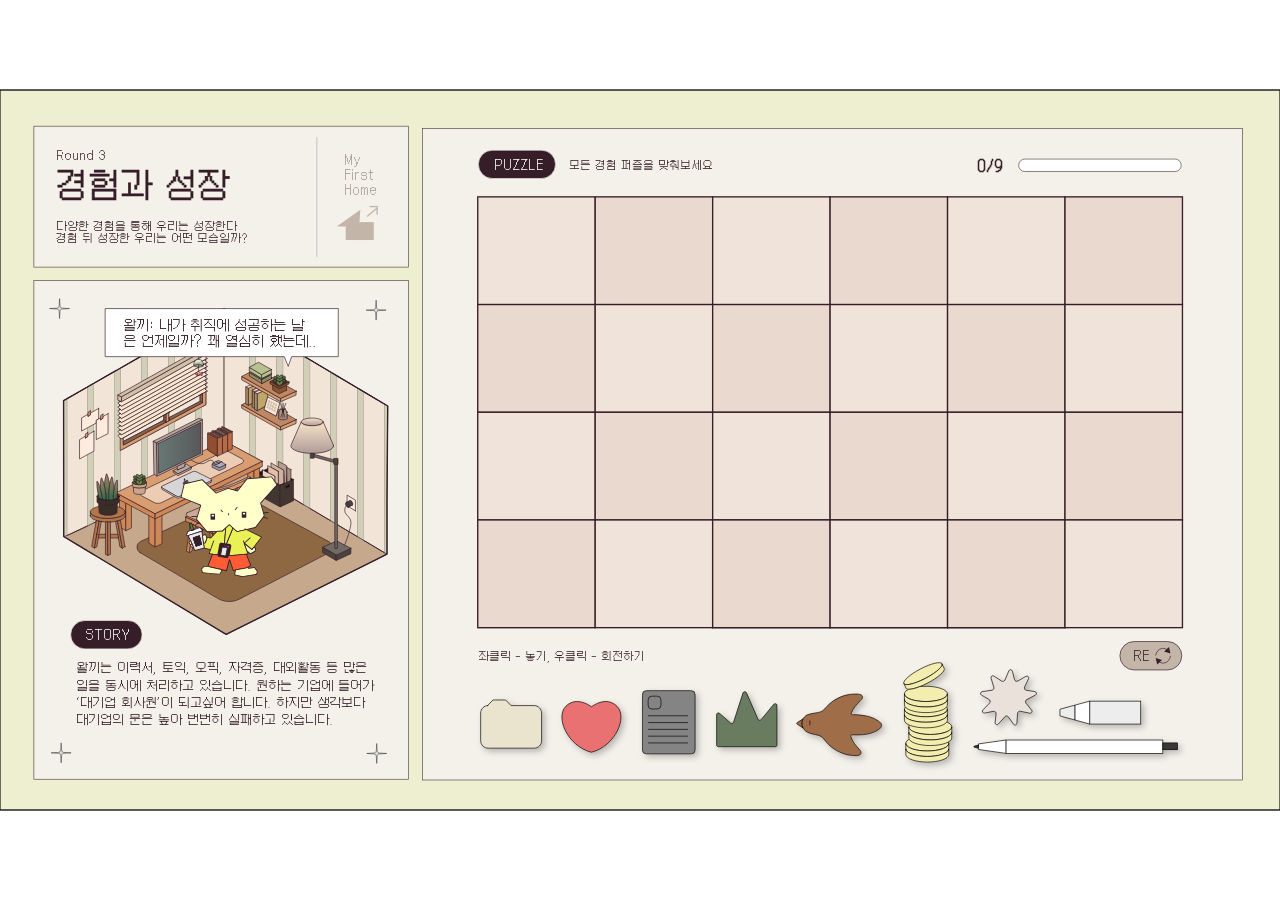
<file: index.html>
<!doctype html>
<html lang="ko"><head><meta charset="utf-8"><meta name="viewport" content="width=device-width, initial-scale=1"><title>My First Home</title><style>html,body,iframe{width:100%;height:100%;margin:0;border:0;display:block;overflow:hidden}body{background:white}</style></head><body><iframe id="stage" title="My First Home"></iframe><script type="module">
import { installHeldPieceAppearance } from './shared/held-piece.js';
import { installStageNavigation } from './shared/stage-navigation.js';
const frame = document.querySelector('#stage');
frame.addEventListener('load', () => {
  installHeldPieceAppearance(frame.contentDocument);
  if (frame.dataset.stage === '1') installStageNavigation(frame.contentDocument, () => {
    const url = new URL(location.href);
    url.searchParams.set('stage', '2');
    history.pushState(null, '', url);
    showStage();
  });
});
function showStage() {
  const requested = new URL(location.href).searchParams.get('stage');
  const stage = requested === '1' ? 1 : 2;
  // The host owns the round history; iframe loads must not add a second entry.
  frame.contentWindow.location.replace(new URL(`stages/stage${stage}/index.html`, location.href));
  frame.dataset.stage = stage;
  document.title = `${stage === 1 ? '독립' : '경험과 성장'} — My First Home`;
}
window.addEventListener('popstate', showStage);
showStage();
</script></body></html>
</file>
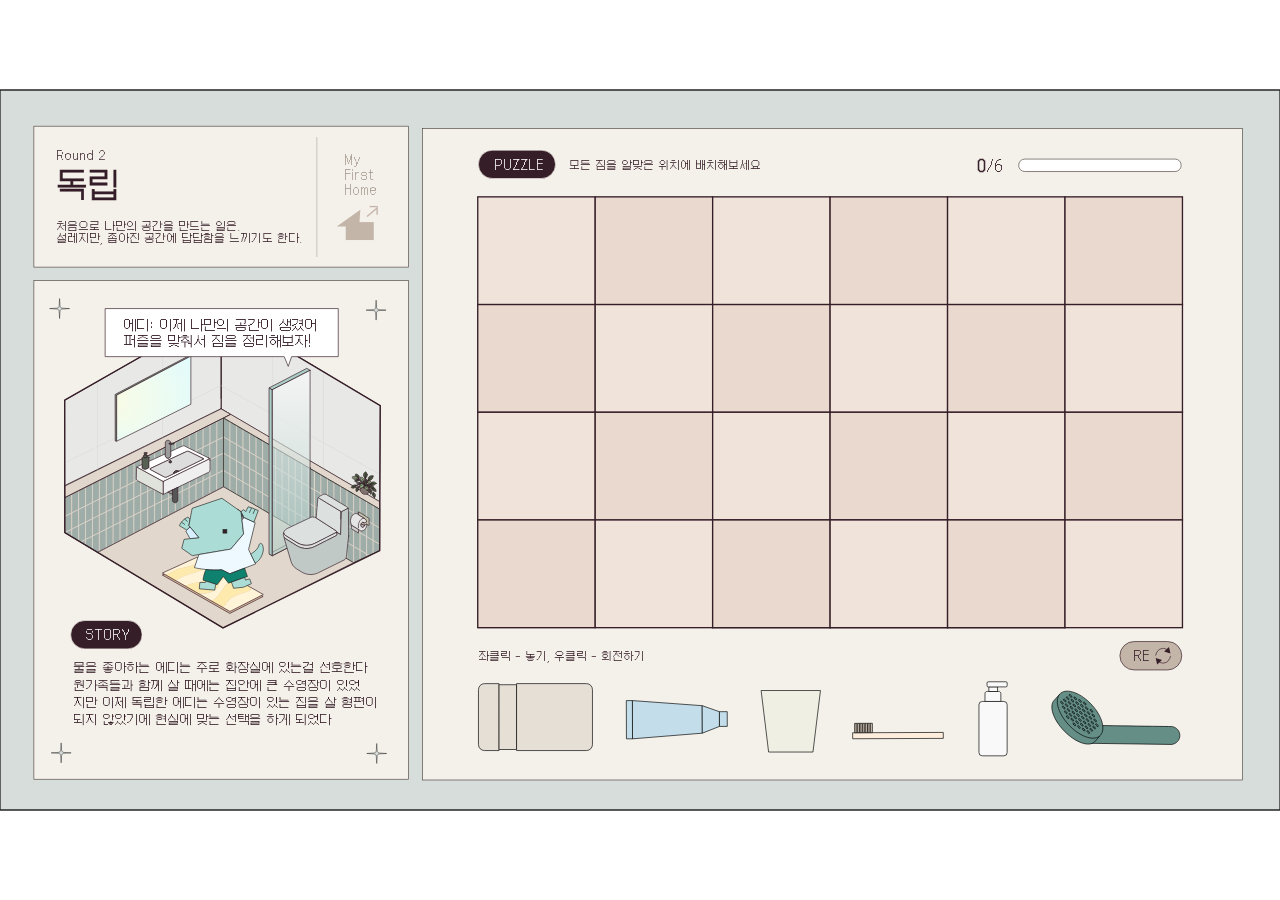
<file: stages/stage1/index.html>
<!doctype html>
<html lang="ko"><head><meta charset="utf-8"><meta name="viewport" content="width=device-width, initial-scale=1">
<meta name="theme-color" content="#d7dddb"><title>독립 — My First Home</title>
<link rel="icon" href="assets/svg/home-mark.svg" type="image/svg+xml">
<link rel="preload" href="assets/fonts/Galmuri14.woff2" as="font" type="font/woff2" crossorigin>
<link rel="stylesheet" href="styles.css"><script type="module" src="js/app.js"></script>
</head><body><main id="game"><svg xmlns="http://www.w3.org/2000/svg" xmlns:xlink="http://www.w3.org/1999/xlink" id="game-svg" viewBox="1 637.71 1920 1080" aria-label="My First Home — Round 2 독립"><defs><style>
      .cls-1, .cls-2, .cls-3, .cls-4, .cls-5, .cls-6, .cls-7, .cls-8, .cls-9, .cls-10, .cls-11, .cls-12, .cls-13, .cls-14, .cls-15, .cls-16, .cls-17, .cls-18, .cls-19, .cls-20, .cls-21, .cls-22, .cls-23, .cls-24, .cls-25, .cls-26, .cls-27, .cls-28, .cls-29, .cls-30, .cls-31, .cls-32, .cls-33, .cls-34, .cls-35, .cls-36, .cls-37, .cls-38, .cls-39, .cls-40, .cls-41, .cls-42, .cls-43, .cls-44, .cls-45, .cls-46, .cls-47, .cls-48, .cls-49, .cls-50, .cls-51, .cls-52, .cls-53, .cls-54, .cls-55, .cls-56, .cls-57, .cls-58, .cls-59, .cls-60, .cls-61, .cls-62, .cls-63, .cls-64, .cls-65, .cls-66, .cls-67, .cls-68, .cls-69, .cls-70, .cls-71, .cls-72, .cls-73, .cls-74, .cls-75, .cls-76, .cls-77, .cls-78, .cls-79, .cls-80, .cls-81, .cls-82, .cls-83, .cls-84, .cls-85, .cls-86, .cls-87, .cls-88, .cls-89, .cls-90, .cls-91, .cls-92, .cls-93, .cls-94, .cls-95, .cls-96, .cls-97 {
        stroke: #351e28;
      }

      .cls-1, .cls-4, .cls-6, .cls-9, .cls-13, .cls-98, .cls-15, .cls-99, .cls-100, .cls-30, .cls-101, .cls-102, .cls-103, .cls-104, .cls-37, .cls-43, .cls-44, .cls-105, .cls-106, .cls-49, .cls-52, .cls-107, .cls-108, .cls-109, .cls-60, .cls-110, .cls-62, .cls-111, .cls-112, .cls-113, .cls-114, .cls-115, .cls-67, .cls-116, .cls-117, .cls-118, .cls-83, .cls-119, .cls-120, .cls-121, .cls-122, .cls-86, .cls-123, .cls-124, .cls-125, .cls-126, .cls-127, .cls-128, .cls-94, .cls-129, .cls-130, .cls-131, .cls-132, .cls-133, .cls-97, .cls-134 {
        stroke-miterlimit: 10;
      }

      .cls-1, .cls-8 {
        fill: #e2d7cc;
      }

      .cls-2 {
        fill: #efceb1;
      }

      .cls-2, .cls-3, .cls-5, .cls-7, .cls-8, .cls-10, .cls-11, .cls-12, .cls-135, .cls-14, .cls-16, .cls-17, .cls-18, .cls-19, .cls-20, .cls-136, .cls-21, .cls-22, .cls-23, .cls-24, .cls-25, .cls-26, .cls-27, .cls-28, .cls-29, .cls-31, .cls-32, .cls-33, .cls-34, .cls-35, .cls-36, .cls-38, .cls-137, .cls-39, .cls-40, .cls-41, .cls-138, .cls-42, .cls-45, .cls-46, .cls-47, .cls-48, .cls-50, .cls-51, .cls-53, .cls-54, .cls-55, .cls-56, .cls-57, .cls-58, .cls-59, .cls-61, .cls-63, .cls-64, .cls-65, .cls-66, .cls-68, .cls-69, .cls-70, .cls-71, .cls-72, .cls-73, .cls-74, .cls-75, .cls-76, .cls-77, .cls-78, .cls-79, .cls-80, .cls-81, .cls-82, .cls-84, .cls-139, .cls-85, .cls-140, .cls-87, .cls-88, .cls-89, .cls-90, .cls-91, .cls-92, .cls-93, .cls-95, .cls-96 {
        stroke-linejoin: round;
      }

      .cls-2, .cls-3, .cls-5, .cls-7, .cls-8, .cls-11, .cls-12, .cls-135, .cls-14, .cls-16, .cls-17, .cls-18, .cls-19, .cls-20, .cls-136, .cls-21, .cls-22, .cls-23, .cls-24, .cls-25, .cls-26, .cls-27, .cls-28, .cls-29, .cls-31, .cls-34, .cls-35, .cls-36, .cls-38, .cls-39, .cls-41, .cls-138, .cls-42, .cls-45, .cls-46, .cls-47, .cls-48, .cls-50, .cls-51, .cls-53, .cls-54, .cls-55, .cls-57, .cls-58, .cls-59, .cls-61, .cls-63, .cls-65, .cls-66, .cls-68, .cls-69, .cls-70, .cls-71, .cls-72, .cls-73, .cls-75, .cls-76, .cls-77, .cls-78, .cls-79, .cls-80, .cls-81, .cls-82, .cls-84, .cls-140, .cls-87, .cls-88, .cls-89, .cls-90, .cls-91, .cls-92, .cls-93, .cls-95 {
        stroke-linecap: round;
      }

      .cls-141, .cls-16, .cls-136, .cls-138, .cls-105, .cls-48, .cls-49, .cls-62, .cls-64, .cls-120, .cls-140, .cls-128, .cls-133 {
        fill: none;
      }

      .cls-3 {
        fill: #d89d71;
      }

      .cls-4 {
        fill: #ead9ce;
      }

      .cls-4, .cls-13, .cls-98, .cls-15, .cls-99, .cls-100, .cls-30, .cls-101, .cls-102, .cls-104, .cls-40, .cls-43, .cls-105, .cls-49, .cls-110, .cls-112, .cls-74, .cls-118, .cls-120, .cls-139, .cls-121, .cls-122, .cls-126, .cls-127, .cls-131, .cls-132, .cls-97, .cls-134 {
        stroke-width: 2px;
      }

      .cls-5 {
        fill: #edefe8;
      }

      .cls-6 {
        fill: #fff4eb;
      }

      .cls-7 {
        fill: url(#_무제_그라디언트_988);
      }

      .cls-7, .cls-68, .cls-69, .cls-70, .cls-71, .cls-88, .cls-89, .cls-90 {
        fill-opacity: .3;
      }

      .cls-9 {
        fill: #d3af92;
      }

      .cls-10, .cls-142, .cls-52, .cls-107, .cls-97 {
        fill: #f4f0ea;
      }

      .cls-143 {
        fill: #a3978d;
        font-size: 17px;
      }

      .cls-143, .cls-144, .cls-145, .cls-146, .cls-147, .cls-148, .cls-149, .cls-150, .cls-151 {
        font-family: Galmuri14-Regular, Galmuri14;
      }

      .cls-11 {
        fill: #acccc6;
      }

      .cls-12 {
        fill: #d6885c;
      }

      .cls-13 {
        fill: #f8fffd;
      }

      .cls-135 {
        fill: #9fada8;
        stroke: #e2d7cc;
      }

      .cls-14 {
        fill: #50726b;
      }

      .cls-98, .cls-99, .cls-100, .cls-103, .cls-137, .cls-110, .cls-111, .cls-113, .cls-117, .cls-118, .cls-139, .cls-122, .cls-125, .cls-130, .cls-131, .cls-132, .cls-134 {
        stroke: #262626;
      }

      .cls-98, .cls-137, .cls-74, .cls-119, .cls-139, .cls-152 {
        fill: #d7dddb;
      }

      .cls-15 {
        fill: #ffefca;
      }

      .cls-99, .cls-103 {
        fill: #abddd6;
      }

      .cls-17 {
        fill: url(#_무제_그라디언트_988-6);
      }

      .cls-18 {
        fill: url(#_무제_그라디언트_988-8);
      }

      .cls-19 {
        fill: url(#_무제_그라디언트_988-2);
      }

      .cls-20 {
        fill: url(#_무제_그라디언트_988-4);
      }

      .cls-136 {
        stroke: #a8a8a8;
      }

      .cls-21 {
        fill: url(#_무제_그라디언트_138-4);
      }

      .cls-22 {
        fill: url(#_무제_그라디언트_138-6);
      }

      .cls-23 {
        fill: url(#_무제_그라디언트_138-2);
      }

      .cls-24 {
        fill: url(#_무제_그라디언트_138-3);
      }

      .cls-25 {
        fill: url(#_무제_그라디언트_138-8);
      }

      .cls-26 {
        fill: url(#_무제_그라디언트_138-5);
      }

      .cls-27 {
        fill: url(#_무제_그라디언트_138-7);
      }

      .cls-28 {
        fill: #9b9b9b;
      }

      .cls-100, .cls-123, .cls-153, .cls-145, .cls-146, .cls-147, .cls-148, .cls-149, .cls-150, .cls-130, .cls-151 {
        fill: #351e28;
      }

      .cls-29 {
        fill: #486042;
      }

      .cls-30 {
        fill: #a9edd8;
      }

      .cls-31 {
        fill: #c1c9c7;
      }

      .cls-32 {
        fill: #9e9b78;
      }

      .cls-101, .cls-102, .cls-104, .cls-138, .cls-106, .cls-109, .cls-112, .cls-114, .cls-115, .cls-116, .cls-120, .cls-121, .cls-124, .cls-126, .cls-127, .cls-129 {
        stroke: #000;
      }

      .cls-101, .cls-36, .cls-115 {
        fill: #e5dfd6;
      }

      .cls-102, .cls-50, .cls-124 {
        fill: #648e86;
      }

      .cls-104, .cls-129 {
        fill: #c3deea;
      }

      .cls-33 {
        fill: #d6b49a;
      }

      .cls-34 {
        fill: #dae2d7;
      }

      .cls-35 {
        fill: #3e605a;
      }

      .cls-37, .cls-154 {
        fill: #c4b5a9;
      }

      .cls-38 {
        fill: #b2a094;
      }

      .cls-137 {
        stroke-width: .75px;
      }

      .cls-39 {
        fill: #563422;
      }

      .cls-40, .cls-108, .cls-109, .cls-155, .cls-72, .cls-144, .cls-125, .cls-94, .cls-134 {
        fill: #fff;
      }

      .cls-41 {
        fill: #90b286;
      }

      .cls-42 {
        fill: url(#_무제_그라디언트_138);
      }

      .cls-43 {
        fill: #efe3da;
      }

      .cls-156 {
        isolation: isolate;
      }

      .cls-45 {
        fill: #43544e;
      }

      .cls-105 {
        stroke: #c4b5a9;
      }

      .cls-46 {
        fill: #efefef;
      }

      .cls-157 {
        fill: #fff4d7;
      }

      .cls-158 {
        clip-path: url(#clippath-17);
      }

      .cls-159 {
        clip-path: url(#clippath-19);
      }

      .cls-160 {
        clip-path: url(#clippath-16);
      }

      .cls-161 {
        clip-path: url(#clippath-10);
      }

      .cls-162 {
        clip-path: url(#clippath-15);
      }

      .cls-163 {
        clip-path: url(#clippath-13);
      }

      .cls-164 {
        clip-path: url(#clippath-14);
      }

      .cls-165 {
        clip-path: url(#clippath-12);
      }

      .cls-166 {
        clip-path: url(#clippath-31);
      }

      .cls-167 {
        clip-path: url(#clippath-33);
      }

      .cls-168 {
        clip-path: url(#clippath-34);
      }

      .cls-169 {
        clip-path: url(#clippath-35);
      }

      .cls-170 {
        clip-path: url(#clippath-30);
      }

      .cls-171 {
        clip-path: url(#clippath-36);
      }

      .cls-172 {
        clip-path: url(#clippath-37);
      }

      .cls-173 {
        clip-path: url(#clippath-38);
      }

      .cls-174 {
        clip-path: url(#clippath-27);
      }

      .cls-175 {
        clip-path: url(#clippath-29);
      }

      .cls-176 {
        clip-path: url(#clippath-26);
      }

      .cls-177 {
        clip-path: url(#clippath-28);
      }

      .cls-178 {
        clip-path: url(#clippath-20);
      }

      .cls-179 {
        clip-path: url(#clippath-21);
      }

      .cls-180 {
        clip-path: url(#clippath-22);
      }

      .cls-181 {
        clip-path: url(#clippath-23);
      }

      .cls-182 {
        clip-path: url(#clippath-24);
      }

      .cls-183 {
        clip-path: url(#clippath-41);
      }

      .cls-184 {
        clip-path: url(#clippath-42);
      }

      .cls-185 {
        clip-path: url(#clippath-43);
      }

      .cls-186 {
        clip-path: url(#clippath-40);
      }

      .cls-47 {
        fill: #565656;
      }

      .cls-106, .cls-127 {
        fill: #f9f9f9;
      }

      .cls-48 {
        stroke-width: 5px;
      }

      .cls-187 {
        clip-path: url(#clippath-3);
      }

      .cls-188 {
        clip-path: url(#clippath-9);
      }

      .cls-189 {
        clip-path: url(#clippath-5);
      }

      .cls-51 {
        fill: #fff7d4;
      }

      .cls-53 {
        fill: #e5d0b7;
      }

      .cls-54 {
        fill: #d89a7c;
      }

      .cls-107, .cls-108, .cls-119, .cls-128 {
        stroke: #514840;
      }

      .cls-190, .cls-148 {
        font-size: 16px;
      }

      .cls-55 {
        fill: #bcb2a4;
      }

      .cls-191 {
        letter-spacing: 0em;
      }

      .cls-56 {
        fill: #c6c5b0;
      }

      .cls-57 {
        fill: #849b88;
      }

      .cls-58 {
        fill: #7f756e;
      }

      .cls-59, .cls-96 {
        fill: #e5e5e5;
      }

      .cls-60 {
        fill: #f4e8d3;
      }

      .cls-61 {
        fill: #e8e8e6;
      }

      .cls-110, .cls-111 {
        fill: #0f826f;
      }

      .cls-112 {
        fill: #dbcebf;
      }

      .cls-63 {
        fill: #e0e2dc;
      }

      .cls-113, .cls-118 {
        fill: #eef9ff;
      }

      .cls-114, .cls-126 {
        fill: #ffeede;
      }

      .cls-65 {
        fill: #7b9a9b;
      }

      .cls-66 {
        fill: #bfbfbf;
      }

      .cls-67 {
        fill: #8194a3;
      }

      .cls-116, .cls-121 {
        fill: #efefe4;
      }

      .cls-68 {
        fill: url(#_무제_그라디언트_988-9);
      }

      .cls-69 {
        fill: url(#_무제_그라디언트_988-5);
      }

      .cls-70 {
        fill: url(#_무제_그라디언트_988-7);
      }

      .cls-71 {
        fill: url(#_무제_그라디언트_988-3);
      }

      .cls-73 {
        fill: #c1b6ae;
      }

      .cls-117, .cls-132 {
        fill: #d8efff;
      }

      .cls-75 {
        fill: #ddd;
      }

      .cls-76 {
        fill: url(#_무제_그라디언트_988-12);
      }

      .cls-77 {
        fill: url(#_무제_그라디언트_988-14);
      }

      .cls-78 {
        fill: url(#_무제_그라디언트_988-16);
      }

      .cls-79 {
        fill: url(#_무제_그라디언트_988-10);
      }

      .cls-80 {
        fill: #dce0df;
      }

      .cls-81 {
        fill: #beddb3;
      }

      .cls-82 {
        fill: #c0cdce;
      }

      .cls-83 {
        font-size: 48px;
      }

      .cls-84 {
        fill: #e8eaea;
      }

      .cls-85 {
        fill: #ddddd3;
      }

      .cls-122 {
        fill: #a8a8a8;
      }

      .cls-144, .cls-147 {
        font-size: 18px;
      }

      .cls-86 {
        fill: #e2bb9a;
      }

      .cls-123 {
        stroke: #f4f0ea;
      }

      .cls-192 {
        letter-spacing: -.13em;
      }

      .cls-193 {
        letter-spacing: -.13em;
      }

      .cls-140 {
        stroke: #dbdbdb;
      }

      .cls-87 {
        fill: #fffee3;
      }

      .cls-194 {
        fill: #262626;
        mix-blend-mode: multiply;
        opacity: .57;
      }

      .cls-88 {
        fill: url(#_무제_그라디언트_988-13);
      }

      .cls-89 {
        fill: url(#_무제_그라디언트_988-11);
      }

      .cls-90 {
        fill: url(#_무제_그라디언트_988-15);
      }

      .cls-145 {
        font-size: 20px;
      }

      .cls-146 {
        font-size: 16.58px;
      }

      .cls-91 {
        fill: #566053;
      }

      .cls-149 {
        font-size: 25.71px;
      }

      .cls-150 {
        font-size: 25.49px;
      }

      .cls-92 {
        fill: #b3c1ae;
      }

      .cls-93 {
        fill: #d1d1cf;
      }

      .cls-195 {
        fill: #ffeaae;
      }

      .cls-131 {
        fill: #3d464c;
      }

      .cls-95 {
        fill: #b0d1ca;
      }

      .cls-133 {
        stroke: #afacaa;
      }
    </style>
    <linearGradient id="_무제_그라디언트_988" data-name="무제 그라디언트 988" x1="404.58" y1="2460.36" x2="466.1" y2="2460.36" gradientUnits="userSpaceOnUse">
      <stop offset="0" stop-color="#acccc6" stop-opacity=".6" />
      <stop offset="1" stop-color="#fcfdfd" stop-opacity=".6" />
      <stop offset="1" stop-color="#fff" stop-opacity="0" />
    </linearGradient>
    <linearGradient id="_무제_그라디언트_988-2" data-name="무제 그라디언트 988" x1="437.79" y1="2476.17" x2="437.79" y2="2198.12" xlink:href="#_무제_그라디언트_988" />
    <radialGradient id="_무제_그라디언트_138" data-name="무제 그라디언트 138" cx="231.65" cy="2240.69" fx="136.69" fy="2240.69" r="94.98" gradientUnits="userSpaceOnUse">
      <stop offset="0" stop-color="#fffcdf" />
      <stop offset="1" stop-color="#dffbff" />
    </radialGradient>
    <radialGradient id="_무제_그라디언트_138-2" data-name="무제 그라디언트 138" cx="1073.3" cy="132.78" fx="978.34" fy="132.78" r="94.98" xlink:href="#_무제_그라디언트_138" />
    <linearGradient id="_무제_그라디언트_988-3" data-name="무제 그라디언트 988" x1="1246.23" y1="352.45" x2="1307.75" y2="352.45" xlink:href="#_무제_그라디언트_988" />
    <linearGradient id="_무제_그라디언트_988-4" data-name="무제 그라디언트 988" x1="1279.45" y1="368.27" x2="1279.45" y2="90.22" xlink:href="#_무제_그라디언트_988" />
    <clipPath id="clippath-3">
      <polygon class="cls-141" points="893.8 2099.55 893.8 2261.1 893.8 2422.65 893.8 2584.2 1069.98 2584.2 1069.98 2422.65 1069.98 2261.1 1069.98 2099.55 893.8 2099.55" />
    </clipPath>
    <clipPath id="clippath-5">
      <polygon class="cls-141" points="1598.5 1938 1422.33 1938 1422.33 2099.55 1598.5 2099.55 1774.68 2099.55 1774.68 1938 1598.5 1938" />
    </clipPath>
    <linearGradient id="_무제_그라디언트_988-5" data-name="무제 그라디언트 988" y1="1320.36" y2="1320.36" xlink:href="#_무제_그라디언트_988" />
    <linearGradient id="_무제_그라디언트_988-6" data-name="무제 그라디언트 988" x1="437.79" y1="1336.17" x2="437.79" y2="1058.12" xlink:href="#_무제_그라디언트_988" />
    <radialGradient id="_무제_그라디언트_138-3" data-name="무제 그라디언트 138" cy="1100.69" fy="1100.69" xlink:href="#_무제_그라디언트_138" />
    <linearGradient id="_무제_그라디언트_988-7" data-name="무제 그라디언트 988" y1="3600.36" y2="3600.36" xlink:href="#_무제_그라디언트_988" />
    <linearGradient id="_무제_그라디언트_988-8" data-name="무제 그라디언트 988" x1="437.79" y1="3616.17" x2="437.79" y2="3338.12" xlink:href="#_무제_그라디언트_988" />
    <radialGradient id="_무제_그라디언트_138-4" data-name="무제 그라디언트 138" cy="3380.69" fx="136.69" fy="3380.69" r="94.98" xlink:href="#_무제_그라디언트_138" />
    <clipPath id="clippath-9">
      <polygon class="cls-141" points="717.63 3239.55 717.63 3401.1 717.63 3562.65 717.63 3724.2 893.8 3724.2 893.8 3562.65 893.8 3401.1 893.8 3239.55 717.63 3239.55" />
    </clipPath>
    <clipPath id="clippath-10">
      <polygon class="cls-141" points="893.8 3239.55 893.8 3401.1 893.8 3562.65 893.8 3724.2 1069.98 3724.2 1069.98 3562.65 1069.98 3401.1 1069.98 3239.55 893.8 3239.55" />
    </clipPath>
    <clipPath id="clippath-12">
      <polygon class="cls-141" points="1246.15 3078 1069.98 3078 893.8 3078 717.63 3078 717.63 3239.55 893.8 3239.55 1069.98 3239.55 1069.98 3401.1 1246.15 3401.1 1422.33 3401.1 1422.33 3239.55 1422.33 3078 1246.15 3078" />
    </clipPath>
    <clipPath id="clippath-13">
      <polygon class="cls-141" points="1598.5 3078 1422.33 3078 1422.33 3239.55 1598.5 3239.55 1774.68 3239.55 1774.68 3078 1598.5 3078" />
    </clipPath>
    <clipPath id="clippath-14">
      <polygon class="cls-141" points="1246.15 3401.1 1069.98 3401.1 1069.98 3562.65 1069.98 3724.2 1246.15 3724.2 1422.33 3724.2 1422.33 3562.65 1422.33 3401.1 1246.15 3401.1" />
    </clipPath>
    <clipPath id="clippath-15">
      <polygon class="cls-141" points="1598.5 3239.55 1422.33 3239.55 1422.33 3401.1 1422.33 3562.65 1422.33 3724.2 1598.5 3724.2 1774.68 3724.2 1774.68 3562.65 1774.68 3401.1 1774.68 3239.55 1598.5 3239.55" />
    </clipPath>
    <linearGradient id="_무제_그라디언트_988-9" data-name="무제 그라디언트 988" y1="7020.36" y2="7020.36" xlink:href="#_무제_그라디언트_988" />
    <linearGradient id="_무제_그라디언트_988-10" data-name="무제 그라디언트 988" x1="437.79" y1="7036.17" x2="437.79" y2="6758.12" xlink:href="#_무제_그라디언트_988" />
    <radialGradient id="_무제_그라디언트_138-5" data-name="무제 그라디언트 138" cy="6800.69" fx="136.69" fy="6800.69" r="94.98" xlink:href="#_무제_그라디언트_138" />
    <clipPath id="clippath-16">
      <polygon class="cls-141" points="717.63 6659.55 717.63 6821.1 717.63 6982.65 717.63 7144.2 893.8 7144.2 893.8 6982.65 893.8 6821.1 893.8 6659.55 717.63 6659.55" />
    </clipPath>
    <clipPath id="clippath-17">
      <polygon class="cls-141" points="893.8 6659.55 893.8 6821.1 893.8 6982.65 893.8 7144.2 1069.98 7144.2 1069.98 6982.65 1069.98 6821.1 1069.98 6659.55 893.8 6659.55" />
    </clipPath>
    <clipPath id="clippath-19">
      <polygon class="cls-141" points="1246.15 6498 1069.98 6498 893.8 6498 717.63 6498 717.63 6659.55 893.8 6659.55 1069.98 6659.55 1069.98 6821.1 1246.15 6821.1 1422.33 6821.1 1422.33 6659.55 1422.33 6498 1246.15 6498" />
    </clipPath>
    <clipPath id="clippath-20">
      <polygon class="cls-141" points="1598.5 6498 1422.33 6498 1422.33 6659.55 1598.5 6659.55 1774.68 6659.55 1774.68 6498 1598.5 6498" />
    </clipPath>
    <clipPath id="clippath-21">
      <polygon class="cls-141" points="1246.15 6821.1 1069.98 6821.1 1069.98 6982.65 1069.98 7144.2 1246.15 7144.2 1422.33 7144.2 1422.33 6982.65 1422.33 6821.1 1246.15 6821.1" />
    </clipPath>
    <clipPath id="clippath-22">
      <polygon class="cls-141" points="1598.5 6659.55 1422.33 6659.55 1422.33 6821.1 1422.33 6982.65 1422.33 7144.2 1598.5 7144.2 1774.68 7144.2 1774.68 6982.65 1774.68 6821.1 1774.68 6659.55 1598.5 6659.55" />
    </clipPath>
    <linearGradient id="_무제_그라디언트_988-11" data-name="무제 그라디언트 988" y1="7020.36" y2="7020.36" xlink:href="#_무제_그라디언트_988" />
    <linearGradient id="_무제_그라디언트_988-12" data-name="무제 그라디언트 988" x1="437.79" y1="7036.17" x2="437.79" y2="6758.12" xlink:href="#_무제_그라디언트_988" />
    <radialGradient id="_무제_그라디언트_138-6" data-name="무제 그라디언트 138" cy="6800.69" fx="136.69" fy="6800.69" r="94.98" xlink:href="#_무제_그라디언트_138" />
    <clipPath id="clippath-23">
      <polygon class="cls-141" points="717.63 6659.55 717.63 6821.1 717.63 6982.65 717.63 7144.2 893.8 7144.2 893.8 6982.65 893.8 6821.1 893.8 6659.55 717.63 6659.55" />
    </clipPath>
    <clipPath id="clippath-24">
      <polygon class="cls-141" points="893.8 6659.55 893.8 6821.1 893.8 6982.65 893.8 7144.2 1069.98 7144.2 1069.98 6982.65 1069.98 6821.1 1069.98 6659.55 893.8 6659.55" />
    </clipPath>
    <clipPath id="clippath-26">
      <polygon class="cls-141" points="1246.15 6498 1069.98 6498 893.8 6498 717.63 6498 717.63 6659.55 893.8 6659.55 1069.98 6659.55 1069.98 6821.1 1246.15 6821.1 1422.33 6821.1 1422.33 6659.55 1422.33 6498 1246.15 6498" />
    </clipPath>
    <clipPath id="clippath-27">
      <polygon class="cls-141" points="1598.5 6498 1422.33 6498 1422.33 6659.55 1598.5 6659.55 1774.68 6659.55 1774.68 6498 1598.5 6498" />
    </clipPath>
    <clipPath id="clippath-28">
      <polygon class="cls-141" points="1246.15 6821.1 1069.98 6821.1 1069.98 6982.65 1069.98 7144.2 1246.15 7144.2 1422.33 7144.2 1422.33 6982.65 1422.33 6821.1 1246.15 6821.1" />
    </clipPath>
    <clipPath id="clippath-29">
      <polygon class="cls-141" points="1598.5 6659.55 1422.33 6659.55 1422.33 6821.1 1422.33 6982.65 1422.33 7144.2 1598.5 7144.2 1774.68 7144.2 1774.68 6982.65 1774.68 6821.1 1774.68 6659.55 1598.5 6659.55" />
    </clipPath>
    <linearGradient id="_무제_그라디언트_988-13" data-name="무제 그라디언트 988" y1="7020.36" y2="7020.36" xlink:href="#_무제_그라디언트_988" />
    <linearGradient id="_무제_그라디언트_988-14" data-name="무제 그라디언트 988" x1="437.79" y1="7036.17" x2="437.79" y2="6758.12" xlink:href="#_무제_그라디언트_988" />
    <radialGradient id="_무제_그라디언트_138-7" data-name="무제 그라디언트 138" cy="6800.69" fx="136.69" fy="6800.69" r="94.98" xlink:href="#_무제_그라디언트_138" />
    <clipPath id="clippath-30">
      <polygon class="cls-141" points="717.63 6659.55 717.63 6821.1 717.63 6982.65 717.63 7144.2 893.8 7144.2 893.8 6982.65 893.8 6821.1 893.8 6659.55 717.63 6659.55" />
    </clipPath>
    <clipPath id="clippath-31">
      <polygon class="cls-141" points="893.8 6659.55 893.8 6821.1 893.8 6982.65 893.8 7144.2 1069.98 7144.2 1069.98 6982.65 1069.98 6821.1 1069.98 6659.55 893.8 6659.55" />
    </clipPath>
    <clipPath id="clippath-33">
      <polygon class="cls-141" points="1246.15 6498 1069.98 6498 893.8 6498 717.63 6498 717.63 6659.55 893.8 6659.55 1069.98 6659.55 1069.98 6821.1 1246.15 6821.1 1422.33 6821.1 1422.33 6659.55 1422.33 6498 1246.15 6498" />
    </clipPath>
    <clipPath id="clippath-34">
      <polygon class="cls-141" points="1598.5 6498 1422.33 6498 1422.33 6659.55 1598.5 6659.55 1774.68 6659.55 1774.68 6498 1598.5 6498" />
    </clipPath>
    <clipPath id="clippath-35">
      <polygon class="cls-141" points="1246.15 6821.1 1069.98 6821.1 1069.98 6982.65 1069.98 7144.2 1246.15 7144.2 1422.33 7144.2 1422.33 6982.65 1422.33 6821.1 1246.15 6821.1" />
    </clipPath>
    <clipPath id="clippath-36">
      <polygon class="cls-141" points="1598.5 6659.55 1422.33 6659.55 1422.33 6821.1 1422.33 6982.65 1422.33 7144.2 1598.5 7144.2 1774.68 7144.2 1774.68 6982.65 1774.68 6821.1 1774.68 6659.55 1598.5 6659.55" />
    </clipPath>
    <linearGradient id="_무제_그라디언트_988-15" data-name="무제 그라디언트 988" y1="4740.36" y2="4740.36" xlink:href="#_무제_그라디언트_988" />
    <linearGradient id="_무제_그라디언트_988-16" data-name="무제 그라디언트 988" x1="437.79" y1="4756.17" x2="437.79" y2="4478.12" xlink:href="#_무제_그라디언트_988" />
    <radialGradient id="_무제_그라디언트_138-8" data-name="무제 그라디언트 138" cy="4520.69" fx="136.69" fy="4520.69" r="94.98" xlink:href="#_무제_그라디언트_138" />
    <clipPath id="clippath-37">
      <polygon class="cls-141" points="717.63 4379.55 717.63 4541.1 717.63 4702.65 717.63 4864.2 893.8 4864.2 893.8 4702.65 893.8 4541.1 893.8 4379.55 717.63 4379.55" />
    </clipPath>
    <clipPath id="clippath-38">
      <polygon class="cls-141" points="893.8 4379.55 893.8 4541.1 893.8 4702.65 893.8 4864.2 1069.98 4864.2 1069.98 4702.65 1069.98 4541.1 1069.98 4379.55 893.8 4379.55" />
    </clipPath>
    <clipPath id="clippath-40">
      <polygon class="cls-141" points="1246.15 4218 1069.98 4218 893.8 4218 717.63 4218 717.63 4379.55 893.8 4379.55 1069.98 4379.55 1069.98 4541.1 1246.15 4541.1 1422.33 4541.1 1422.33 4379.55 1422.33 4218 1246.15 4218" />
    </clipPath>
    <clipPath id="clippath-41">
      <polygon class="cls-141" points="1598.5 4218 1422.33 4218 1422.33 4379.55 1598.5 4379.55 1774.68 4379.55 1774.68 4218 1598.5 4218" />
    </clipPath>
    <clipPath id="clippath-42">
      <polygon class="cls-141" points="1246.15 4541.1 1069.98 4541.1 1069.98 4702.65 1069.98 4864.2 1246.15 4864.2 1422.33 4864.2 1422.33 4702.65 1422.33 4541.1 1246.15 4541.1" />
    </clipPath>
    <clipPath id="clippath-43">
      <polygon class="cls-141" points="1598.5 4379.55 1422.33 4379.55 1422.33 4541.1 1422.33 4702.65 1422.33 4864.2 1598.5 4864.2 1774.68 4864.2 1774.68 4702.65 1774.68 4541.1 1774.68 4379.55 1598.5 4379.55" />
    </clipPath>
    <clipPath id="progress-clip"><rect class="cls-108" x="1529.02" y="741.32" width="243.73" height="18.67" rx="9.14" ry="9.14" />
      </clipPath><g id="art-towel" transform="translate(-1422.33 -3239.55)"><g>
          <g>
            <path class="cls-101" d="M1478.83,3615.47v52.04c0,11.8,9.57,21.37,21.37,21.37h195.99c11.8,0,21.37-9.57,21.37-21.37v-52.04h-238.72Z" />
            <path class="cls-101" d="M1717.55,3552.95v-249.35c0-11.8-9.57-21.37-21.37-21.37h-195.99c-11.8,0-21.37,9.57-21.37,21.37v249.35h238.72Z" />
          </g>
          <rect class="cls-101" x="1483.06" y="3552.95" width="230.27" height="62.52" />
        </g>
      </g><g id="label-towel" transform="translate(-1422.33 -3239.55)"><text class="cls-148" transform="translate(1542.2183 3322.1059)"><tspan x="0" y="0">수건</tspan></text>
      <g>
        <polyline class="cls-16" points="1533.5 3313.54 1527.43 3318.95 1521.36 3313.54" />
        <rect class="cls-141" x="1516.94" y="3305.75" width="20.99" height="20.99" />
      </g>
      </g><g id="art-toothpaste" transform="translate(-893.8 -3239.55)"><g>
          <g>
            <polygon class="cls-104" points="1024.97 3570.94 938.81 3570.94 921.98 3352.19 1041.8 3352.19 1024.97 3570.94" />
            <rect class="cls-104" x="921.98" y="3333.16" width="119.82" height="19.03" />
            <rect class="cls-104" x="959.7" y="3624.68" width="46.2" height="24.67" />
          </g>
          <polygon class="cls-104" points="938.81 3570.94 959.7 3624.68 1005.9 3624.68 1024.97 3570.94 938.81 3570.94" />
        </g>
        </g><g id="label-toothpaste" transform="translate(-893.8 -3239.55)"><text class="cls-148" transform="translate(974.8958 3393.1147)"><tspan x="0" y="0">치약</tspan></text>
      <g>
        <polyline class="cls-16" points="965.98 3384.55 959.91 3389.96 953.84 3384.55" />
        <rect class="cls-141" x="949.41" y="3376.76" width="20.99" height="20.99" />
      </g>
      </g><g id="art-basket" transform="translate(-1069.98 -3401.1)"><polygon class="cls-121" points="1325.23 3672.34 1167.07 3672.34 1140.34 3452.97 1351.96 3452.97 1325.23 3672.34" />
        </g><g id="label-basket" transform="translate(-1069.98 -3401.1)"><text class="cls-148" transform="translate(1203.1412 3485.8015)"><tspan x="0" y="0">바구니</tspan></text>
      <g>
        <polyline class="cls-16" points="1194.49 3477.23 1188.42 3482.65 1182.35 3477.23" />
        <rect class="cls-141" x="1177.93" y="3469.45" width="20.99" height="20.99" />
      </g>
      </g><g id="art-toothbrush" transform="translate(-717.63 -3239.55)"><g>
          <rect class="cls-126" x="777.27" y="3281.82" width="26.36" height="400.87" />
          <rect class="cls-112" x="803.63" y="3290.19" width="41.28" height="7.15" />
          <rect class="cls-112" x="803.63" y="3297.35" width="41.28" height="7.15" />
          <rect class="cls-112" x="803.63" y="3304.5" width="41.28" height="7.15" />
          <rect class="cls-112" x="803.63" y="3311.65" width="41.28" height="7.15" />
          <rect class="cls-112" x="803.63" y="3318.81" width="41.28" height="7.15" />
          <rect class="cls-112" x="803.63" y="3325.96" width="41.28" height="7.15" />
          <rect class="cls-112" x="803.63" y="3333.11" width="41.28" height="7.15" />
          <rect class="cls-112" x="803.63" y="3340.27" width="41.28" height="7.15" />
          <rect class="cls-112" x="803.63" y="3347.42" width="41.28" height="7.15" />
          <rect class="cls-112" x="803.63" y="3354.57" width="41.28" height="7.15" />
          <rect class="cls-112" x="803.63" y="3361.73" width="41.28" height="7.15" />
        </g>
        </g><g id="label-toothbrush" transform="translate(-717.63 -3239.55)"><text class="cls-148" transform="translate(757.4091 3268.9443)"><tspan x="0" y="0">칫솔</tspan></text>
      <g>
        <polyline class="cls-16" points="748.25 3260.38 742.18 3265.79 736.11 3260.38" />
        <rect class="cls-141" x="731.68" y="3252.59" width="20.99" height="20.99" />
      </g>
      </g><g id="art-soap" transform="translate(-1422.33 -3078)"><g>
        <rect class="cls-127" x="1525.56" y="3064.35" width="85.82" height="165.63" rx="10.13" ry="10.13" transform="translate(4715.6399 1578.698) rotate(90)" />
        <path class="cls-127" d="M1649.01,3131.5h35.13c3.65,0,6.61,2.96,6.61,6.61v23.97h-48.35v-23.97c0-3.65,2.96-6.61,6.61-6.61Z" transform="translate(4813.3581 1480.2106) rotate(90)" />
        <rect class="cls-127" x="1675.33" y="3141.04" width="26.79" height="13.73" transform="translate(4836.625 1459.1735) rotate(90)" />
        <rect class="cls-127" x="1673.04" y="3151.42" width="60.7" height="15.61" rx="3.68" ry="3.68" transform="translate(4862.6177 1455.8336) rotate(90)" />
      </g>
      </g><g id="label-soap" transform="translate(-1422.33 -3078)"><text class="cls-148" transform="translate(1535.8325 3142.7993)"><tspan x="0" y="0">비누</tspan></text>
      <g>
        <polyline class="cls-16" points="1527.16 3134.23 1521.09 3139.64 1515.01 3134.23" />
        <rect class="cls-141" x="1510.59" y="3126.44" width="20.99" height="20.99" />
      </g>
      </g><g id="art-shower" transform="translate(-717.63 -3078)"><g>
          <path class="cls-102" d="M795.61,3109.36v.42c-21.07,2.92-37.3,21-37.3,42.88s16.23,39.95,37.3,42.88v.42h411.12v-86.6h-411.12Z" />
          <path class="cls-102" d="M1317.83,3167.37c-54.54-54.82-120.71-77.4-147.8-50.45-.83.82-1.61,1.68-2.34,2.58l-23.38,26.6,15.03,14.17c4.42,30.96,25.97,70.11,60.38,104.71,35.36,35.54,75.61,57.53,106.93,61.25l15.15,18.38,25.72-29.18c27.09-26.95,4.84-93.24-49.7-148.05Z" />
          <g>
            <path class="cls-102" d="M1299.18,3200.31c52.56,56.67,69.55,123.61,37.94,149.51-31.61,25.9-99.84.96-152.4-55.71-52.56-56.67-69.55-123.61-37.94-149.51s99.84-.96,152.4,55.71Z" />
            <g>
              <ellipse class="cls-102" cx="1266.48" cy="3325.78" rx="3.65" ry="8.31" transform="translate(-1946.4148 1795.3884) rotate(-43.6831)" />
              <ellipse class="cls-102" cx="1280.21" cy="3314.52" rx="3.65" ry="8.31" transform="translate(-1934.8402 1801.7573) rotate(-43.6831)" />
              <ellipse class="cls-102" cx="1293.94" cy="3303.27" rx="3.65" ry="8.31" transform="translate(-1923.2656 1808.1263) rotate(-43.6831)" />
              <ellipse class="cls-102" cx="1307.67" cy="3292.02" rx="3.65" ry="8.31" transform="translate(-1911.691 1814.4952) rotate(-43.6831)" />
              <ellipse class="cls-102" cx="1321.41" cy="3280.76" rx="3.65" ry="8.31" transform="translate(-1900.1164 1820.8642) rotate(-43.6831)" />
              <ellipse class="cls-102" cx="1289.42" cy="3337.49" rx="3.65" ry="8.31" transform="translate(-1948.1495 1814.4767) rotate(-43.6831)" />
              <ellipse class="cls-102" cx="1303.15" cy="3326.23" rx="3.65" ry="8.31" transform="translate(-1936.5749 1820.8457) rotate(-43.6831)" />
              <ellipse class="cls-102" cx="1316.89" cy="3314.98" rx="3.65" ry="8.31" transform="translate(-1925.0003 1827.2146) rotate(-43.6831)" />
              <ellipse class="cls-102" cx="1330.62" cy="3303.72" rx="3.65" ry="8.31" transform="translate(-1913.4257 1833.5836) rotate(-43.6831)" />
            </g>
            <g>
              <ellipse class="cls-102" cx="1223.68" cy="3175.4" rx="3.65" ry="8.31" transform="translate(-1854.3973 1724.1999) rotate(-43.6831)" />
              <ellipse class="cls-102" cx="1209.95" cy="3186.65" rx="3.65" ry="8.31" transform="translate(-1865.9719 1717.8309) rotate(-43.6831)" />
              <ellipse class="cls-102" cx="1196.22" cy="3197.91" rx="3.65" ry="8.31" transform="translate(-1877.5465 1711.462) rotate(-43.6831)" />
              <ellipse class="cls-102" cx="1182.48" cy="3209.16" rx="3.65" ry="8.31" transform="translate(-1889.1211 1705.093) rotate(-43.6831)" />
              <ellipse class="cls-102" cx="1168.75" cy="3220.41" rx="3.65" ry="8.31" transform="translate(-1900.6957 1698.7241) rotate(-43.6831)" />
              <ellipse class="cls-102" cx="1200.74" cy="3163.69" rx="3.65" ry="8.31" transform="translate(-1852.6626 1705.1115) rotate(-43.6831)" />
              <ellipse class="cls-102" cx="1187" cy="3174.94" rx="3.65" ry="8.31" transform="translate(-1864.2372 1698.7426) rotate(-43.6831)" />
              <ellipse class="cls-102" cx="1173.27" cy="3186.2" rx="3.65" ry="8.31" transform="translate(-1875.8118 1692.3736) rotate(-43.6831)" />
              <ellipse class="cls-102" cx="1159.54" cy="3197.45" rx="3.65" ry="8.31" transform="translate(-1887.3864 1686.0047) rotate(-43.6831)" />
            </g>
            <g>
              <ellipse class="cls-102" cx="1224.43" cy="3267.41" rx="3.65" ry="8.31" transform="translate(-1917.743 1750.1879) rotate(-43.6831)" />
              <ellipse class="cls-102" cx="1238.16" cy="3256.16" rx="3.65" ry="8.31" transform="translate(-1906.1684 1756.5568) rotate(-43.6831)" />
              <ellipse class="cls-102" cx="1251.89" cy="3244.9" rx="3.65" ry="8.31" transform="translate(-1894.5938 1762.9257) rotate(-43.6831)" />
              <ellipse class="cls-102" cx="1265.62" cy="3233.65" rx="3.65" ry="8.31" transform="translate(-1883.0192 1769.2947) rotate(-43.6831)" />
              <ellipse class="cls-102" cx="1279.36" cy="3222.39" rx="3.65" ry="8.31" transform="translate(-1871.4446 1775.6636) rotate(-43.6831)" />
              <ellipse class="cls-102" cx="1247.37" cy="3279.12" rx="3.65" ry="8.31" transform="translate(-1919.4777 1769.2762) rotate(-43.6831)" />
              <ellipse class="cls-102" cx="1261.1" cy="3267.87" rx="3.65" ry="8.31" transform="translate(-1907.9031 1775.6451) rotate(-43.6831)" />
              <ellipse class="cls-102" cx="1274.84" cy="3256.61" rx="3.65" ry="8.31" transform="translate(-1896.3285 1782.0141) rotate(-43.6831)" />
              <ellipse class="cls-102" cx="1288.57" cy="3245.36" rx="3.65" ry="8.31" transform="translate(-1884.7539 1788.383) rotate(-43.6831)" />
              <ellipse class="cls-102" cx="1270.6" cy="3291.14" rx="3.65" ry="8.31" transform="translate(-1921.3466 1788.6484) rotate(-43.6831)" />
              <ellipse class="cls-102" cx="1284.34" cy="3279.88" rx="3.65" ry="8.31" transform="translate(-1909.772 1795.0173) rotate(-43.6831)" />
              <ellipse class="cls-102" cx="1210.69" cy="3278.67" rx="3.65" ry="8.31" transform="translate(-1929.3176 1743.8189) rotate(-43.6831)" />
              <ellipse class="cls-102" cx="1219.91" cy="3301.63" rx="3.65" ry="8.31" transform="translate(-1942.6269 1756.5383) rotate(-43.6831)" />
              <ellipse class="cls-102" cx="1233.64" cy="3290.37" rx="3.65" ry="8.31" transform="translate(-1931.0523 1762.9073) rotate(-43.6831)" />
              <ellipse class="cls-102" cx="1243.14" cy="3313.65" rx="3.65" ry="8.31" transform="translate(-1944.4958 1775.9105) rotate(-43.6831)" />
              <ellipse class="cls-102" cx="1256.87" cy="3302.39" rx="3.65" ry="8.31" transform="translate(-1932.9212 1782.2794) rotate(-43.6831)" />
              <ellipse class="cls-102" cx="1298.07" cy="3268.63" rx="3.65" ry="8.31" transform="translate(-1898.1974 1801.3863) rotate(-43.6831)" />
              <ellipse class="cls-102" cx="1301.69" cy="3234.6" rx="3.65" ry="8.31" transform="translate(-1873.6911 1794.4703) rotate(-43.6831)" />
              <ellipse class="cls-102" cx="1311.19" cy="3257.87" rx="3.65" ry="8.31" transform="translate(-1887.1347 1807.4735) rotate(-43.6831)" />
            </g>
            <g>
              <ellipse class="cls-102" cx="1191.82" cy="3232.57" rx="3.65" ry="8.31" transform="translate(-1902.7052 1718.019) rotate(-43.6831)" />
              <ellipse class="cls-102" cx="1205.55" cy="3221.31" rx="3.65" ry="8.31" transform="translate(-1891.1306 1724.3879) rotate(-43.6831)" />
              <ellipse class="cls-102" cx="1219.28" cy="3210.06" rx="3.65" ry="8.31" transform="translate(-1879.556 1730.7568) rotate(-43.6831)" />
              <ellipse class="cls-102" cx="1233.01" cy="3198.8" rx="3.65" ry="8.31" transform="translate(-1867.9814 1737.1258) rotate(-43.6831)" />
              <ellipse class="cls-102" cx="1246.75" cy="3187.55" rx="3.65" ry="8.31" transform="translate(-1856.4068 1743.4947) rotate(-43.6831)" />
              <ellipse class="cls-102" cx="1214.76" cy="3244.28" rx="3.65" ry="8.31" transform="translate(-1904.4399 1737.1073) rotate(-43.6831)" />
              <ellipse class="cls-102" cx="1228.49" cy="3233.02" rx="3.65" ry="8.31" transform="translate(-1892.8653 1743.4763) rotate(-43.6831)" />
              <ellipse class="cls-102" cx="1242.23" cy="3221.77" rx="3.65" ry="8.31" transform="translate(-1881.2907 1749.8452) rotate(-43.6831)" />
              <ellipse class="cls-102" cx="1255.96" cy="3210.51" rx="3.65" ry="8.31" transform="translate(-1869.7161 1756.2141) rotate(-43.6831)" />
              <ellipse class="cls-102" cx="1178.08" cy="3243.82" rx="3.65" ry="8.31" transform="translate(-1914.2798 1711.65) rotate(-43.6831)" />
              <ellipse class="cls-102" cx="1187.3" cy="3266.79" rx="3.65" ry="8.31" transform="translate(-1927.5891 1724.3694) rotate(-43.6831)" />
              <ellipse class="cls-102" cx="1201.03" cy="3255.53" rx="3.65" ry="8.31" transform="translate(-1916.0145 1730.7384) rotate(-43.6831)" />
              <ellipse class="cls-102" cx="1269.08" cy="3199.76" rx="3.65" ry="8.31" transform="translate(-1858.6534 1762.3014) rotate(-43.6831)" />
            </g>
          </g>
        </g>
        </g><g id="label-shower" transform="translate(-717.63 -3078)"><text class="cls-148" transform="translate(829.6749 3148.1767)"><tspan x="0" y="0">샤워헤드</tspan></text>
      <g>
        <polyline class="cls-16" points="819.23 3139.61 813.16 3145.02 807.09 3139.61" />
        <rect class="cls-141" x="802.67" y="3131.82" width="20.99" height="20.99" />
      </g>
      </g></defs><g id="window" style="isolation:isolate"><rect class="cls-139" x="1" y="637.71" width="1920" height="1080" />
      <rect class="cls-107" x="634.81" y="695.36" width="1229.8" height="977.34" />
      <rect class="cls-107" x="51.81" y="923.57" width="561.91" height="748.01" />
      <rect class="cls-107" x="51.81" y="692" width="561.91" height="211.4" />
      <text class="cls-151" transform="translate(85.74 743.05)"><tspan class="cls-190"><tspan x="0" y="0">Round 2</tspan></tspan><tspan class="cls-83"><tspan x="0" y="60">독립</tspan></tspan></text>
      <g>
        <text class="cls-148" transform="translate(854.31 757.12)"><tspan x="0" y="0">모든 짐을 알맞은 위치에 배치해보세요</tspan></text>
        <g>
          <rect class="cls-123" x="718.57" y="727.96" width="115.74" height="42.58" rx="21.29" ry="21.29" />
          <text class="cls-144" transform="translate(741.55 757.25)"><tspan x="0" y="0">PUZZLE</tspan></text>
        </g>
      </g>
      <g>
        <rect class="cls-123" x="107.04" y="1433.45" width="107.1" height="42.58" rx="21.29" ry="21.29" />
        <text class="cls-144" transform="translate(128.3191 1463.0956)"><tspan x="0" y="0">STORY</tspan></text>
      </g>
      <line class="cls-133" x1="476.25" y1="708.41" x2="476.25" y2="888.27" />
      <text class="cls-148" transform="translate(85.34 848.69)"><tspan x="0" y="0">처음으로 나만의 공간을 만드는 일은.</tspan><tspan x="0" y="19.2">설레지만, 좁아진 공간에 답답함을 느끼기도 한다.</tspan></text>
      <text class="cls-143" transform="translate(516.25 749.59)"><tspan x="0" y="0">My </tspan><tspan x="0" y="23">First </tspan><tspan x="0" y="46">Home</tspan></text>
      <path class="cls-137" d="M92.72,1617.06l.65,10.82c.11,1.88,1.61,3.37,3.48,3.48l10.82.65-10.82.65c-1.88.11-3.37,1.61-3.48,3.48l-.65,10.82-.65-10.82c-.11-1.88-1.61-3.37-3.48-3.48l-10.82-.65,10.82-.65c1.88-.11,3.37-1.61,3.48-3.48l.65-10.82Z" />
      <path class="cls-137" d="M566.09,1617.97l.65,10.82c.11,1.88,1.61,3.37,3.48,3.48l10.82.65-10.82.65c-1.88.11-3.37,1.61-3.48,3.48l-.65,10.82-.65-10.82c-.11-1.88-1.61-3.37-3.48-3.48l-10.82-.65,10.82-.65c1.88-.11,3.37-1.61,3.48-3.48l.65-10.82Z" />
      <path class="cls-137" d="M565.18,952.97l.65,10.82c.11,1.88,1.61,3.37,3.48,3.48l10.82.65-10.82.65c-1.88.11-3.37,1.61-3.48,3.48l-.65,10.82-.65-10.82c-.11-1.88-1.61-3.37-3.48-3.48l-10.82-.65,10.82-.65c1.88-.11,3.37-1.61,3.48-3.48l.65-10.82Z" />
      <path class="cls-137" d="M90.38,950.64l.65,10.82c.11,1.88,1.61,3.37,3.48,3.48l10.82.65-10.82.65c-1.88.11-3.37,1.61-3.48,3.48l-.65,10.82-.65-10.82c-.11-1.88-1.61-3.37-3.48-3.48l-10.82-.65,10.82-.65c1.88-.11,3.37-1.61,3.48-3.48l.65-10.82Z" />
      <g>
        <rect class="cls-154" x="519.62" y="835.88" width="42.02" height="26.89" />
        <polygon class="cls-154" points="539.79 842.6 506.17 842.6 541.47 817.39 539.79 842.6" />
        <polyline class="cls-105" points="551.55 827.47 566.68 814.58 566.68 824.67" />
        <line class="cls-105" x1="567.68" y1="812.58" x2="555.36" y2="812.58" />
      </g>
      <text class="cls-147" transform="translate(110.3176 1512.9204)"><tspan x="0" y="0">물을 좋아하는 에디는 주로 화장실에 있는걸 선호한다</tspan><tspan x="0" y="26">원가족들과 함께 살 때에는 집안에 큰 수영장이 있었</tspan><tspan x="0" y="52">지만 이제 독립한 에디는 수영장이 있는 집을 살 형편이 </tspan><tspan x="0" y="78">되지 않았기에 현실에 맞는 선택을 하게 되었다</tspan></text>
      <g id="room-base">
        <g>
          <g>
            <polygon class="cls-61" points="570.3 1255.05 571.36 1111.06 571.36 1110.97 475.69 1053.77 332.47 969.06 332.47 1115.76 570.3 1255.05" />
            <path class="cls-61" d="M332.47,1115.75v-146.69c.04,13.24.37,144.03,0,146.69Z" />
            <polyline class="cls-5" points="332.47 1115.76 346.89 1124.2 346.91 1124.16 346.91 1227.18 336.56 1232.58 315.83 1243.38 305.47 1248.78 295.11 1254.18 284.74 1259.58 274.38 1264.98 264.02 1270.37 253.66 1275.78 246.82 1279.34 243.3 1281.18 232.93 1286.58 222.58 1291.97 212.22 1297.38 201.85 1302.77 191.49 1308.17 181.13 1313.57 170.77 1318.98 160.4 1324.37 150.05 1329.77 147.33 1331.18 139.68 1326.57 129.32 1320.33 121.64 1315.69 118.96 1314.08 108.6 1307.84 98.24 1301.59 98.15 1231.16 98.15 1231.16 197.28 1182.31 218.97 1171.63 219.16 1171.54 224.3 1169.01 226.39 1167.98 233.89 1164.29 235.82 1163.34 240.87 1160.85 252.39 1155.18 301.92 1130.79 309.68 1126.97 309.84 1126.89 314.73 1124.48 315.26 1124.22 316.3 1123.71 332.47 1115.76" />
            <polyline class="cls-1" points="347.31 1227.19 147.32 1331.19 335.46 1444.58 544.99 1340 347.31 1227.19" />
            <path class="cls-61" d="M332.47,1115.75l-12.15,5.98-4.03,1.98-1.03.51-.53.26-4.89,2.41-.17.08-7.76,3.82-49.53,24.39-11.52,5.67-5.05,2.48-1.93.95-7.5,3.69-2.08,1.03-5.15,2.53-.18.09-21.69,10.68-64.7,31.85-34.51,16.99v-127.99l218.23-124.85,16.17-9.26c.04,13.24.37,144.03,0,146.69Z" />
            <line class="cls-16" x1="570.43" y1="1327.29" x2="570.33" y2="1327.34" />
            <g>
              <polygon class="cls-31" points="357.96 1267.21 343.77 1274.59 357.96 1283.4 371.92 1275.82 357.96 1267.21" />
              <polygon class="cls-45" points="348.18 1274.76 357.87 1269.72 367.57 1275.7 358.04 1280.87 348.18 1274.76" />
            </g>
            <g>
              <line class="cls-140" x1="244.77" y1="1020.12" x2="244.77" y2="1158.97" />
              <line class="cls-140" x1="147.32" y1="1074.99" x2="147.32" y2="1207.61" />
              <line class="cls-140" x1="410.17" y1="1015.01" x2="410.17" y2="1159.07" />
              <line class="cls-140" x1="486.19" y1="1060.83" x2="486.19" y2="1207.28" />
              <polyline class="cls-140" points="98.24 1197.15 332.47 1081.08 569.72 1213.49" />
            </g>
            <line class="cls-64" x1="332.47" y1="969.06" x2="332.47" y2="1100.85" />
            <g>
              <polygon class="cls-135" points="346.91 1124.31 346.91 1124.55 336.56 1129.73 315.83 1140.12 305.47 1145.31 284.74 1155.7 274.38 1160.89 264.02 1166.08 261.31 1167.44 258.05 1169.07 257.05 1169.58 253.66 1171.27 248.93 1173.64 243.3 1176.46 232.93 1181.65 222.58 1186.84 221.58 1187.35 217.72 1189.28 217.71 1189.28 214.1 1191.09 212.22 1192.04 201.85 1197.23 192.82 1201.75 191.49 1202.41 181.13 1207.61 170.77 1212.8 160.4 1217.99 150.05 1223.18 139.68 1228.38 129.32 1233.56 118.96 1238.76 108.6 1243.95 98.24 1249.14 108.6 1243.94 118.96 1238.74 129.32 1233.54 139.68 1228.34 150.05 1223.13 160.4 1217.93 162.66 1216.8 170.77 1212.73 181.13 1207.53 191.49 1202.33 192.64 1201.75 201.85 1197.13 212.22 1191.93 214.1 1190.98 217.48 1189.28 217.54 1189.25 221.58 1187.23 222.58 1186.73 232.93 1181.52 243.3 1176.32 248.93 1173.49 253.66 1171.12 257.05 1169.42 257.73 1169.07 261.12 1167.37 264.02 1165.91 274.38 1160.72 284.74 1155.51 305.47 1145.11 315.83 1139.91 336.56 1129.51 346.91 1124.31" />
              <g>
                <polygon class="cls-135" points="201.85 1197.13 201.85 1197.23 192.82 1201.75 192.64 1201.75 201.85 1197.13" />
                <polygon class="cls-135" points="212.21 1191.93 212.21 1192.04 201.85 1197.23 201.85 1197.13 212.21 1191.93" />
                <polygon class="cls-135" points="222.58 1186.72 222.58 1186.84 212.21 1192.04 212.21 1191.93 222.58 1186.72" />
                <polygon class="cls-135" points="232.94 1181.52 232.94 1181.65 222.58 1186.84 222.58 1186.72 232.94 1181.52" />
                <polygon class="cls-135" points="243.3 1176.32 243.3 1176.46 232.94 1181.65 232.94 1181.52 243.3 1176.32" />
                <polygon class="cls-135" points="253.66 1171.12 253.66 1171.27 243.3 1176.46 243.3 1176.32 253.66 1171.12" />
                <polygon class="cls-135" points="264.02 1165.92 264.02 1166.08 253.66 1171.27 253.66 1171.12 264.02 1165.92" />
                <polygon class="cls-135" points="274.38 1160.72 274.38 1160.89 264.02 1166.08 264.02 1165.92 274.38 1160.72" />
                <polygon class="cls-135" points="284.75 1155.51 284.75 1155.7 274.38 1160.89 274.38 1160.72 284.75 1155.51" />
                <polygon class="cls-135" points="284.75 1183.92 284.75 1208.15 274.38 1213.34 274.38 1189.11 284.75 1183.92" />
                <polygon class="cls-135" points="295.1 1150.32 295.1 1150.51 284.75 1155.7 284.75 1155.51 295.1 1150.32" />
                <polygon class="cls-135" points="295.1 1178.73 295.1 1202.96 284.75 1208.15 284.75 1183.92 295.1 1178.73" />
                <polygon class="cls-135" points="305.47 1145.11 305.47 1145.31 295.1 1150.51 295.1 1150.32 305.47 1145.11" />
                <polygon class="cls-135" points="305.47 1173.53 305.47 1197.76 297.51 1201.75 295.1 1202.96 295.1 1178.73 305.47 1173.53" />
                <polygon class="cls-135" points="315.83 1139.91 315.83 1140.12 305.47 1145.31 305.47 1145.11 315.83 1139.91" />
                <polygon class="cls-135" points="315.83 1168.34 315.83 1192.57 305.47 1197.76 305.47 1173.53 315.83 1168.34" />
                <polygon class="cls-135" points="326.19 1134.71 326.19 1134.93 315.83 1140.12 315.83 1139.91 326.19 1134.71" />
                <polygon class="cls-135" points="326.19 1163.15 326.19 1187.38 315.83 1192.57 315.83 1168.34 326.19 1163.15" />
                <polygon class="cls-135" points="336.56 1129.51 336.56 1129.74 326.19 1134.93 326.19 1134.71 336.56 1129.51" />
                <polygon class="cls-135" points="336.56 1157.96 336.56 1182.19 326.19 1187.38 326.19 1163.15 336.56 1157.96" />
                <polygon class="cls-135" points="346.91 1124.31 346.91 1124.55 336.56 1129.73 336.56 1129.51 346.91 1124.31" />
                <polygon class="cls-135" points="346.91 1152.77 346.91 1177 336.56 1182.19 336.56 1157.95 346.91 1152.77" />
                <polygon class="cls-135" points="191.49 1202.32 191.49 1202.33 181.13 1207.53 170.77 1212.73 160.4 1217.93 150.04 1223.13 139.68 1228.34 191.49 1202.32" />
                <path class="cls-135" d="M346.91,1124.16v.15l-10.36,5.2-20.73,10.4-10.36,5.21-20.73,10.4-10.36,5.21-10.36,5.19-2.9,1.46-3.39,1.7-.68.34-3.39,1.7-4.73,2.37-5.64,2.83-10.36,5.2-10.36,5.21-1,.5-4.04,2.02-.06.03-3.38,1.7-1.89.95-10.36,5.2-9.21,4.62h-.02l21.48-10.79,3.35-1.68.05-.04h0l4.07-2.04,27.35-13.73,8.12-4.08.64-.32,3.41-1.71,85.74-43.05-.25-.15h.32Z" />
                <polygon class="cls-135" points="108.6 1243.95 108.6 1272.17 98.24 1277.36 98.24 1249.14 108.6 1243.95" />
                <polygon class="cls-135" points="108.6 1243.94 108.6 1243.95 98.24 1249.14 108.6 1243.94" />
                <polygon class="cls-135" points="118.96 1238.76 118.96 1266.98 108.6 1272.17 108.6 1243.95 118.96 1238.76" />
                <polygon class="cls-135" points="118.96 1238.74 118.96 1238.76 108.6 1243.95 108.6 1243.94 118.96 1238.74" />
                <polygon class="cls-135" points="129.32 1233.54 129.32 1233.56 118.96 1238.76 118.96 1238.74 129.32 1233.54" />
                <polygon class="cls-135" points="139.68 1228.34 139.68 1228.37 129.32 1233.56 129.32 1233.54 139.68 1228.34" />
                <polygon class="cls-135" points="150.04 1223.13 150.04 1223.18 139.68 1228.37 139.68 1228.34 150.04 1223.13" />
                <polygon class="cls-135" points="160.4 1217.93 160.4 1217.99 150.04 1223.18 150.04 1223.13 160.4 1217.93" />
                <polygon class="cls-135" points="170.77 1212.73 170.77 1212.8 160.4 1217.99 160.4 1217.93 170.77 1212.73" />
                <polygon class="cls-135" points="181.13 1207.53 181.13 1207.61 170.77 1212.8 170.77 1212.73 181.13 1207.53" />
                <polygon class="cls-135" points="181.13 1235.83 181.13 1260.06 170.77 1265.25 170.77 1241.02 181.13 1235.83" />
                <polygon class="cls-135" points="191.49 1202.33 191.49 1202.42 181.13 1207.61 181.13 1207.53 191.49 1202.33" />
                <polygon class="cls-135" points="191.49 1230.64 191.49 1254.87 181.13 1260.06 181.13 1235.83 191.49 1230.64" />
                <polygon class="cls-135" points="201.85 1249.68 201.85 1275.5 194.2 1279.34 191.49 1280.69 191.49 1254.87 201.85 1249.68" />
                <polygon class="cls-135" points="201.85 1225.45 201.85 1249.68 191.49 1254.87 191.49 1230.64 201.85 1225.45" />
                <polygon class="cls-135" points="212.21 1244.49 212.21 1270.31 201.85 1275.5 201.85 1249.68 212.21 1244.49" />
                <polygon class="cls-135" points="212.21 1220.26 212.21 1244.49 201.85 1249.68 201.85 1225.45 212.21 1220.26" />
                <polygon class="cls-135" points="222.58 1239.29 222.58 1265.12 212.21 1270.31 212.21 1244.49 222.58 1239.29" />
                <polygon class="cls-135" points="222.58 1215.06 222.58 1239.29 212.21 1244.49 212.21 1220.26 222.58 1215.06" />
                <polygon class="cls-135" points="232.94 1234.11 232.94 1259.93 222.58 1265.12 222.58 1239.29 232.94 1234.11" />
                <polygon class="cls-135" points="232.94 1209.88 232.94 1234.11 222.58 1239.29 222.58 1215.06 232.94 1209.88" />
                <polygon class="cls-135" points="243.3 1176.46 243.3 1204.68 232.94 1209.88 232.94 1181.65 243.3 1176.46" />
                <polygon class="cls-135" points="243.3 1228.91 243.3 1254.74 232.94 1259.93 232.94 1234.11 243.3 1228.91" />
                <polygon class="cls-135" points="243.3 1204.68 243.3 1228.91 232.94 1234.11 232.94 1209.88 243.3 1204.68" />
                <polygon class="cls-135" points="253.66 1249.55 253.66 1275.78 246.82 1279.34 243.3 1281.18 243.3 1254.74 253.66 1249.55" />
                <polygon class="cls-135" points="253.66 1223.72 253.66 1249.55 243.3 1254.74 243.3 1228.91 253.66 1223.72" />
                <polygon class="cls-135" points="253.66 1199.49 253.66 1223.72 243.3 1228.91 243.3 1204.68 249.15 1201.75 253.66 1199.49" />
                <polygon class="cls-135" points="264.02 1244.35 264.02 1270.37 253.66 1275.78 253.66 1249.55 259.58 1246.58 264.02 1244.35" />
                <polygon class="cls-135" points="264.02 1194.3 264.02 1218.53 253.66 1223.72 253.66 1199.49 264.02 1194.3" />
                <polygon class="cls-135" points="274.38 1239.17 274.38 1264.98 264.02 1270.37 264.02 1244.35 267.71 1242.51 274.38 1239.17" />
                <polygon class="cls-135" points="274.38 1189.11 274.38 1213.34 264.02 1218.53 264.02 1194.3 274.38 1189.11" />
                <polygon class="cls-135" points="284.74 1233.98 284.74 1259.58 274.38 1264.98 274.38 1239.17 284.74 1233.98" />
                <polygon class="cls-135" points="295.11 1228.78 295.11 1254.18 284.74 1259.58 284.74 1233.98 295.11 1228.78" />
                <polygon class="cls-135" points="305.47 1223.59 305.47 1248.78 295.11 1254.18 295.11 1228.78 305.47 1223.59" />
                <polygon class="cls-135" points="315.83 1218.4 315.83 1243.38 305.47 1248.78 305.47 1223.59 315.83 1218.4" />
                <polygon class="cls-135" points="326.19 1213.21 326.19 1237.98 315.83 1243.38 315.83 1218.4 326.19 1213.21" />
                <polygon class="cls-135" points="336.56 1208.01 336.56 1232.58 326.19 1237.98 326.19 1213.21 336.56 1208.01" />
                <polygon class="cls-135" points="346.91 1202.82 346.91 1227.18 336.56 1232.58 336.56 1208.01 346.91 1202.82" />
                <polygon class="cls-135" points="108.6 1296.39 108.6 1307.84 98.24 1301.59 108.6 1296.39" />
                <polygon class="cls-135" points="129.32 1311.84 129.32 1320.33 121.64 1315.69 129.32 1311.84" />
                <polygon class="cls-135" points="139.68 1306.66 139.68 1326.57 129.32 1320.33 129.32 1311.84 139.68 1306.66" />
                <polygon class="cls-135" points="150.05 1301.46 150.05 1329.77 147.33 1331.18 139.68 1326.57 139.68 1306.66 150.05 1301.46" />
                <polygon class="cls-135" points="160.4 1296.27 160.4 1324.37 150.05 1329.77 150.05 1301.46 160.4 1296.27" />
                <polygon class="cls-135" points="170.77 1291.08 170.77 1318.98 160.4 1324.37 160.4 1296.27 170.77 1291.08" />
                <polygon class="cls-135" points="181.13 1285.89 181.13 1313.57 170.77 1318.98 170.77 1291.08 181.13 1285.89" />
                <polygon class="cls-135" points="191.49 1280.69 191.49 1308.17 181.13 1313.57 181.13 1285.89 191.49 1280.69" />
                <polygon class="cls-135" points="201.85 1275.5 201.85 1302.77 191.49 1308.17 191.49 1280.69 194.2 1279.34 201.85 1275.5" />
                <polygon class="cls-135" points="212.22 1270.32 212.22 1297.38 201.85 1302.77 201.85 1275.5 212.22 1270.32" />
                <polygon class="cls-135" points="222.58 1265.12 222.58 1291.97 212.22 1297.38 212.22 1270.32 222.58 1265.12" />
                <polygon class="cls-135" points="232.93 1259.93 232.93 1286.58 222.58 1291.97 222.58 1265.12 232.93 1259.93" />
                <polygon class="cls-135" points="243.3 1254.74 243.3 1281.18 232.93 1286.58 232.93 1259.93 243.3 1254.74" />
              </g>
              <polygon class="cls-135" points="346.91 1124.55 346.91 1152.77 336.56 1157.95 336.56 1129.73 346.91 1124.55" />
              <polygon class="cls-135" points="336.56 1129.74 336.56 1157.96 326.19 1163.15 326.19 1134.93 336.56 1129.74" />
              <polygon class="cls-135" points="326.19 1134.93 326.19 1163.15 315.83 1168.34 315.83 1140.12 326.19 1134.93" />
              <polygon class="cls-135" points="315.83 1140.12 315.83 1168.34 305.47 1173.53 305.47 1145.31 315.83 1140.12" />
              <polygon class="cls-135" points="305.47 1145.31 305.47 1173.53 295.1 1178.73 295.1 1150.51 305.47 1145.31" />
              <polygon class="cls-135" points="295.1 1150.51 295.1 1178.73 284.75 1183.92 284.75 1155.7 295.1 1150.51" />
              <polygon class="cls-135" points="284.75 1155.7 284.75 1183.92 274.38 1189.11 274.38 1160.89 284.75 1155.7" />
              <polygon class="cls-135" points="274.38 1160.89 274.38 1189.11 264.02 1194.3 264.02 1166.08 274.38 1160.89" />
              <polygon class="cls-135" points="264.02 1166.08 264.02 1194.3 253.66 1199.49 253.66 1171.27 264.02 1166.08" />
              <polygon class="cls-135" points="253.66 1171.27 253.66 1199.49 249.15 1201.75 243.3 1204.68 243.3 1176.46 253.66 1171.27" />
              <polygon class="cls-135" points="222.58 1186.84 222.58 1215.06 212.21 1220.26 212.21 1192.04 222.58 1186.84" />
              <polygon class="cls-135" points="212.21 1192.04 212.21 1220.26 201.85 1225.45 201.85 1197.23 212.21 1192.04" />
              <polygon class="cls-135" points="201.85 1197.23 201.85 1225.45 191.49 1230.64 191.49 1202.42 192.82 1201.75 201.85 1197.23" />
              <polygon class="cls-135" points="191.49 1202.42 191.49 1230.64 181.13 1235.83 181.13 1207.61 191.49 1202.42" />
              <polygon class="cls-135" points="181.13 1207.61 181.13 1235.83 170.77 1241.02 170.77 1212.8 181.13 1207.61" />
              <polygon class="cls-135" points="170.77 1212.8 170.77 1241.02 160.4 1246.21 160.4 1217.99 170.77 1212.8" />
              <polygon class="cls-135" points="160.4 1217.99 160.4 1246.21 150.04 1251.4 150.04 1223.18 160.4 1217.99" />
              <polygon class="cls-135" points="150.05 1223.18 150.05 1251.4 139.68 1256.6 139.68 1228.38 150.05 1223.18" />
              <polygon class="cls-135" points="139.68 1228.37 139.68 1256.6 129.32 1261.79 129.32 1233.56 139.68 1228.37" />
              <polygon class="cls-135" points="129.32 1233.56 129.32 1261.79 118.96 1266.98 118.96 1238.76 129.32 1233.56" />
              <polygon class="cls-135" points="232.94 1181.65 232.94 1209.88 222.58 1215.06 222.58 1186.84 232.94 1181.65" />
              <polygon class="cls-135" points="108.6 1272.17 108.6 1296.39 98.24 1301.59 98.24 1277.36 108.6 1272.17" />
              <polygon class="cls-135" points="118.96 1266.98 118.96 1291.21 108.6 1296.4 108.6 1272.17 118.96 1266.98" />
              <polygon class="cls-135" points="346.91 1177 346.91 1202.82 336.56 1208.01 336.56 1182.19 346.91 1177" />
              <polygon class="cls-135" points="336.56 1182.19 336.56 1208.01 326.19 1213.21 326.19 1187.38 336.56 1182.19" />
              <polygon class="cls-135" points="326.19 1187.38 326.19 1213.21 315.83 1218.4 315.83 1192.57 326.19 1187.38" />
              <polygon class="cls-135" points="315.83 1192.57 315.83 1218.4 305.47 1223.59 305.47 1197.76 315.83 1192.57" />
              <polygon class="cls-135" points="305.47 1197.76 305.47 1223.59 295.1 1228.78 295.1 1202.96 297.51 1201.75 305.47 1197.76" />
              <polygon class="cls-135" points="295.1 1202.96 295.1 1228.78 284.75 1233.97 284.75 1208.15 295.1 1202.96" />
              <polygon class="cls-135" points="284.75 1208.15 284.75 1233.97 274.38 1239.17 274.38 1213.34 284.75 1208.15" />
              <polygon class="cls-135" points="274.38 1213.34 274.38 1239.17 264.02 1244.36 264.02 1218.53 274.38 1213.34" />
              <polygon class="cls-135" points="264.02 1218.53 264.02 1244.36 253.66 1249.55 253.66 1223.72 264.02 1218.53" />
              <polygon class="cls-135" points="139.68 1256.6 139.68 1280.82 129.32 1286.02 129.32 1261.79 139.68 1256.6" />
              <polygon class="cls-135" points="129.32 1261.79 129.32 1286.01 118.96 1291.21 118.96 1266.98 129.32 1261.79" />
              <polygon class="cls-135" points="150.05 1251.4 150.05 1275.63 142.65 1279.34 139.68 1280.82 139.68 1256.6 150.05 1251.4" />
              <polygon class="cls-135" points="160.4 1246.21 160.4 1270.45 150.05 1275.63 150.05 1251.4 160.4 1246.21" />
              <polygon class="cls-135" points="150.05 1275.63 150.05 1301.46 139.68 1306.66 139.68 1280.82 142.65 1279.34 150.05 1275.63" />
              <polygon class="cls-135" points="139.68 1280.83 139.68 1306.65 129.32 1311.84 129.32 1286.01 139.68 1280.83" />
              <polygon class="cls-135" points="129.32 1286.02 129.32 1311.84 121.64 1315.69 118.96 1314.08 118.96 1291.21 129.32 1286.02" />
              <polygon class="cls-135" points="160.4 1270.44 160.4 1296.27 150.04 1301.46 150.04 1275.63 160.4 1270.44" />
              <polygon class="cls-135" points="170.77 1241.02 170.77 1265.25 160.4 1270.44 160.4 1246.21 170.77 1241.02" />
              <polygon class="cls-135" points="170.77 1265.25 170.77 1291.08 160.4 1296.27 160.4 1270.44 170.77 1265.25" />
              <polygon class="cls-135" points="181.13 1260.06 181.13 1285.89 170.77 1291.08 170.77 1265.25 181.13 1260.06" />
              <polygon class="cls-135" points="191.49 1254.87 191.49 1280.69 181.13 1285.89 181.13 1260.06 191.49 1254.87" />
              <polygon class="cls-135" points="118.96 1291.21 118.96 1314.08 108.6 1307.84 108.6 1296.39 118.96 1291.21" />
              <path class="cls-8" d="M191.49,1202.32l-26.65,13.39-4.43,2.23-10.36,5.2-10.36,5.21-10.36,5.2-10.36,5.2-10.36,5.2-10.36,5.2v-17.3l34.34-16.97,23.06-11.39h0s.03-.02.03-.02l.09-.04.31-.15.08-.04.29-.15h.02s.08-.04.08-.04l.29-.15,62.14-30.7.75-.37,4.58-2.26,4.45-2.2h.02s5.11-2.53,5.11-2.53l1.93-.95,5.05-2.5,46.71-23.08,8.08-3.99.14-.07.36-.17h.01s5.75-2.85,5.75-2.85l3.71-1.84.08-.04,3.97-1.96.17-.08,4.89-2.42.53-.26.93-.46.1-.05,4.03-1.99,12.35-6.1,13.92,8.14.25.15-85.74,43.05-3.41,1.71-.64.32-8.12,4.08-27.35,13.73-4.07,2.04h0l-.05.04-3.35,1.68-21.48,10.79" />
              <polygon class="cls-16" points="98.24 1249.14 98.24 1301.59 147.33 1331.18 346.91 1227.18 346.91 1124.31 98.24 1249.14" />
            </g>
            <polygon class="cls-1" points="336.56 1129.73 347.24 1124.33 570.3 1255.05 570.52 1266.52 336.56 1129.73" />
            <g>
              <g>
                <polygon class="cls-135" points="346.01 1135.53 346.01 1163.89 336.24 1158.18 336.22 1129.82 346.01 1135.53" />
                <polygon class="cls-135" points="346.01 1163.89 346.01 1188.25 336.26 1182.55 336.24 1158.18 346.01 1163.89" />
                <polygon class="cls-135" points="346.01 1188.25 346.01 1214.21 336.28 1208.53 336.26 1182.55 346.01 1188.25" />
                <polygon class="cls-135" points="336.27 1208.53 336.26 1208.51 336.24 1208.5 336.22 1208.5 336.22 1129.84 336.24 1158.18 336.26 1182.56 336.27 1208.53" />
                <polygon class="cls-135" points="346.01 1214.21 346.01 1238.38 341.6 1235.8 336.3 1232.69 336.27 1208.53 341.66 1211.67 346.01 1214.21" />
                <polygon class="cls-135" points="355.8 1141.25 355.8 1169.6 346.54 1164.2 346.01 1163.88 346.01 1135.53 346.62 1135.88 355.8 1141.25" />
                <polygon class="cls-135" points="355.8 1169.6 355.8 1193.97 346.01 1188.25 346.01 1163.89 355.8 1169.6" />
                <polygon class="cls-135" points="355.8 1193.97 355.8 1219.93 346.01 1214.21 346.01 1188.25 355.8 1193.97" />
                <polygon class="cls-135" points="355.8 1219.93 355.8 1244.12 346.38 1238.6 346.01 1238.39 346.01 1214.21 346.44 1214.46 355.8 1219.93" />
                <polygon class="cls-135" points="365.59 1146.97 365.59 1175.32 355.8 1169.6 355.8 1141.25 365.59 1146.97" />
                <polygon class="cls-135" points="365.59 1175.32 365.59 1199.68 355.8 1193.97 355.8 1169.6 365.59 1175.32" />
                <polygon class="cls-135" points="365.59 1199.68 365.59 1225.64 355.8 1219.93 355.8 1193.97 365.59 1199.68" />
                <polygon class="cls-135" points="365.59 1225.64 365.59 1249.86 355.8 1244.12 355.8 1219.93 365.59 1225.64" />
                <polygon class="cls-135" points="375.37 1152.68 375.37 1181.04 365.59 1175.32 365.59 1146.97 375.37 1152.68" />
                <polygon class="cls-135" points="375.37 1181.03 375.37 1205.4 365.59 1199.68 365.59 1175.32 375.37 1181.03" />
                <polygon class="cls-135" points="375.37 1205.4 375.37 1231.36 365.59 1225.64 365.59 1199.68 375.37 1205.4" />
                <polygon class="cls-135" points="375.37 1231.36 375.37 1255.59 365.59 1249.86 365.59 1225.64 375.37 1231.36" />
                <polygon class="cls-135" points="385.16 1158.39 385.16 1186.75 375.37 1181.04 375.37 1152.68 385.16 1158.39" />
                <polygon class="cls-135" points="385.16 1186.75 385.16 1211.11 375.37 1205.4 375.37 1181.03 385.16 1186.75" />
                <polygon class="cls-135" points="385.16 1211.11 385.16 1237.07 375.37 1231.36 375.37 1205.4 385.16 1211.11" />
                <polygon class="cls-135" points="385.16 1237.07 385.16 1261.33 375.37 1255.59 375.37 1231.36 385.16 1237.07" />
                <polyline class="cls-135" points="394.94 1164.11 394.94 1192.47 393.91 1191.86 385.16 1186.75 385.16 1158.39" />
                <polygon class="cls-135" points="394.94 1192.47 394.94 1216.83 385.16 1211.11 385.16 1186.75 394.94 1192.47" />
                <polygon class="cls-135" points="394.94 1216.83 394.94 1242.79 385.16 1237.07 385.16 1211.11 394.94 1216.83" />
                <polygon class="cls-135" points="394.94 1242.79 394.94 1267.07 385.16 1261.33 385.16 1237.07 394.94 1242.79" />
                <polygon class="cls-135" points="404.73 1169.83 404.73 1198.19 395.15 1192.59 394.94 1192.47 394.94 1164.11 395.23 1164.28 404.73 1169.83" />
                <polygon class="cls-135" points="404.73 1198.18 404.73 1222.55 394.94 1216.83 394.94 1192.47 404.73 1198.18" />
                <polygon class="cls-135" points="404.73 1222.55 404.73 1248.5 394.94 1242.79 394.94 1216.83 404.73 1222.55" />
                <polygon class="cls-135" points="404.73 1248.5 404.73 1272.81 394.94 1267.07 394.94 1242.79 404.73 1248.5" />
                <polygon class="cls-135" points="414.52 1175.54 414.52 1203.9 404.73 1198.19 404.73 1169.83 414.52 1175.54" />
                <polygon class="cls-135" points="414.52 1203.9 414.52 1228.26 404.73 1222.55 404.73 1198.18 414.52 1203.9" />
                <polygon class="cls-135" points="414.52 1228.26 414.52 1254.22 404.73 1248.5 404.73 1222.55 414.52 1228.26" />
                <polygon class="cls-135" points="414.52 1254.22 414.52 1278.55 404.73 1272.81 404.73 1248.5 414.52 1254.22" />
                <polygon class="cls-135" points="424.3 1181.26 424.3 1209.62 424.05 1209.47 424.05 1209.47 414.52 1203.9 414.52 1175.54 422.22 1180.04 424.3 1181.26" />
                <polygon class="cls-135" points="424.31 1209.62 424.31 1233.98 414.52 1228.26 414.52 1203.9 424.31 1209.62" />
                <polygon class="cls-135" points="424.31 1233.98 424.31 1259.94 414.52 1254.22 414.52 1228.26 424.31 1233.98" />
                <polygon class="cls-135" points="424.31 1259.94 424.31 1284.28 414.52 1278.55 414.52 1254.22 424.31 1259.94" />
                <polygon class="cls-135" points="434.09 1186.98 434.09 1215.33 424.31 1209.62 424.31 1181.26 434.09 1186.98" />
                <polygon class="cls-135" points="434.09 1215.33 434.09 1239.69 424.31 1233.98 424.31 1209.62 434.09 1215.33" />
                <polygon class="cls-135" points="434.09 1239.69 434.09 1265.65 424.31 1259.94 424.31 1233.98 434.09 1239.69" />
                <polygon class="cls-135" points="434.09 1265.65 434.09 1290.02 424.31 1284.28 424.31 1259.94 434.09 1265.65" />
                <polygon class="cls-135" points="443.88 1192.69 443.88 1221.04 434.09 1215.33 434.09 1186.98 443.88 1192.69" />
                <polygon class="cls-135" points="443.88 1221.04 443.88 1245.41 434.09 1239.69 434.09 1215.33 443.88 1221.04" />
                <polygon class="cls-135" points="443.88 1245.41 443.88 1271.37 434.09 1265.65 434.09 1239.69 443.88 1245.41" />
                <polygon class="cls-135" points="443.87 1271.37 443.87 1295.76 434.09 1290.02 434.09 1265.66 443.87 1271.37" />
                <polygon class="cls-135" points="453.66 1277.08 453.66 1301.47 443.88 1295.73 443.88 1271.37 453.66 1277.08" />
                <polygon class="cls-135" points="463.45 1282.8 463.45 1307.19 453.67 1301.45 453.67 1277.09 463.45 1282.8" />
                <polygon class="cls-135" points="472.78 1288.64 472.78 1313.03 463.45 1307.29 463.45 1282.93 472.78 1288.64" />
                <polygon class="cls-135" points="482.23 1294.2 482.23 1318.77 472.9 1312.99 472.9 1288.44 482.23 1294.2" />
                <polygon class="cls-135" points="453.67 1198.4 453.67 1226.76 443.92 1221.07 443.88 1221.05 443.88 1192.69 445.98 1193.91 453.67 1198.4" />
                <polygon class="cls-135" points="453.67 1226.76 453.67 1251.12 443.88 1245.41 443.88 1221.04 453.67 1226.76" />
                <polygon class="cls-135" points="453.66 1251.13 453.66 1277.09 443.87 1271.37 443.87 1245.41 453.66 1251.13" />
                <polygon class="cls-135" points="463.45 1204.12 463.45 1232.48 453.67 1226.76 453.67 1198.4 463.45 1204.12" />
                <polygon class="cls-135" points="463.45 1232.48 463.45 1256.84 453.67 1251.12 453.67 1226.76 463.45 1232.48" />
                <polygon class="cls-135" points="463.45 1256.84 463.45 1282.8 453.66 1277.09 453.66 1251.13 463.45 1256.84" />
                <polygon class="cls-135" points="472.78 1262.24 472.78 1288.76 463.45 1282.92 463.45 1256.41 472.78 1262.24" />
                <polyline class="cls-135" points="472.65 1218.28 472.78 1237.93 463.45 1232.48 463.45 1204.12 464.68 1204.84 472.71 1209.61 472.65 1218.28" />
                <polygon class="cls-135" points="472.78 1237.93 472.78 1262.29 463.45 1256.84 463.45 1232.48 472.78 1237.93" />
              </g>
              <g>
                <polygon class="cls-135" points="482.44 1215.08 482.44 1243.43 472.67 1237.73 472.65 1209.36 482.44 1215.08" />
                <polygon class="cls-135" points="482.44 1243.43 482.44 1267.8 472.69 1262.1 472.67 1237.73 482.44 1243.43" />
                <polygon class="cls-135" points="482.44 1267.8 482.44 1293.76 482.43 1293.76 478.08 1291.22 472.7 1288.08 472.7 1286.61 472.69 1262.24 472.69 1262.1 472.78 1262.15 482.44 1267.8" />
                <polygon class="cls-135" points="472.7 1286.61 472.7 1288.08 472.67 1288.05 472.65 1288.05 472.65 1209.5 472.67 1237.73 472.67 1237.87 472.68 1262.11 472.68 1262.23 472.7 1286.61" />
                <polygon class="cls-135" points="492.23 1220.8 492.23 1249.15 482.97 1243.74 482.44 1243.43 482.44 1215.08 483.04 1215.43 492.23 1220.8" />
                <polygon class="cls-135" points="492.23 1249.15 492.23 1273.51 482.44 1267.8 482.44 1243.43 492.23 1249.15" />
                <polygon class="cls-135" points="492.23 1273.51 492.23 1299.47 482.44 1293.76 482.44 1267.8 492.23 1273.51" />
                <polygon class="cls-135" points="492.22 1299.48 492.22 1323.67 482.8 1318.15 482.44 1317.94 482.44 1293.76 482.86 1294.01 492.22 1299.48" />
                <polygon class="cls-135" points="502.01 1226.51 502.01 1254.86 492.23 1249.15 492.23 1220.8 502.01 1226.51" />
                <polygon class="cls-135" points="502.01 1254.87 502.01 1279.23 492.23 1273.51 492.23 1249.15 502.01 1254.87" />
                <polygon class="cls-135" points="502.01 1279.23 502.01 1305.19 492.23 1299.47 492.23 1273.51 502.01 1279.23" />
                <polygon class="cls-135" points="502.01 1305.19 502.01 1329.41 492.22 1323.67 492.22 1299.48 502.01 1305.19" />
                <polygon class="cls-135" points="511.8 1232.22 511.8 1260.58 502.01 1254.86 502.01 1226.51 511.8 1232.22" />
                <polygon class="cls-135" points="511.8 1260.58 511.8 1284.94 502.01 1279.23 502.01 1254.87 511.8 1260.58" />
                <polygon class="cls-135" points="511.8 1284.94 511.8 1310.9 502.01 1305.19 502.01 1279.23 511.8 1284.94" />
                <polygon class="cls-135" points="511.79 1310.91 511.79 1335.14 502.01 1329.41 502.01 1305.19 511.79 1310.91" />
                <polygon class="cls-135" points="521.59 1237.94 521.59 1266.3 511.8 1260.58 511.8 1232.22 521.59 1237.94" />
                <polygon class="cls-135" points="521.59 1266.3 521.59 1290.66 511.8 1284.94 511.8 1260.58 521.59 1266.3" />
                <polygon class="cls-135" points="521.59 1290.66 521.59 1316.62 511.8 1310.9 511.8 1284.94 521.59 1290.66" />
                <polygon class="cls-135" points="521.58 1316.62 521.58 1340.88 511.79 1335.14 511.79 1310.91 521.58 1316.62" />
                <polyline class="cls-135" points="531.37 1243.66 531.37 1272.01 530.34 1271.41 521.59 1266.3 521.59 1237.94" />
                <polygon class="cls-135" points="531.37 1272.01 531.37 1296.37 521.59 1290.66 521.59 1266.3 531.37 1272.01" />
                <polygon class="cls-135" points="531.37 1296.37 531.37 1322.33 521.59 1316.62 521.59 1290.66 531.37 1296.37" />
                <polygon class="cls-135" points="531.37 1322.34 531.37 1346.62 521.58 1340.88 521.58 1316.62 531.37 1322.34" />
                <polygon class="cls-135" points="541.16 1249.37 541.16 1277.73 531.57 1272.13 531.37 1272.01 531.37 1243.66 531.65 1243.82 541.16 1249.37" />
                <polygon class="cls-135" points="541.16 1277.73 541.16 1302.09 531.37 1296.37 531.37 1272.01 541.16 1277.73" />
                <polygon class="cls-135" points="541.16 1302.09 541.16 1328.05 531.37 1322.33 531.37 1296.37 541.16 1302.09" />
                <polygon class="cls-135" points="541.16 1328.05 541.15 1342.15 531.37 1346.62 531.37 1346.61 531.37 1322.33 541.16 1328.05" />
                <polygon class="cls-135" points="550.95 1255.09 550.95 1283.45 541.16 1277.73 541.16 1249.37 550.95 1255.09" />
                <polygon class="cls-135" points="550.95 1283.44 550.95 1307.81 541.16 1302.09 541.16 1277.73 550.95 1283.44" />
                <polygon class="cls-135" points="550.95 1307.81 550.95 1333.77 541.16 1328.05 541.16 1302.09 550.95 1307.81" />
                <polygon class="cls-135" points="550.95 1333.77 550.94 1337.68 541.15 1342.15 541.16 1328.05 550.95 1333.77" />
                <polygon class="cls-135" points="560.73 1260.81 560.73 1289.16 560.48 1289.02 560.48 1289.01 550.95 1283.45 550.95 1255.09 558.65 1259.59 560.73 1260.81" />
                <polygon class="cls-135" points="560.73 1289.16 560.73 1313.52 550.95 1307.81 550.95 1283.44 560.73 1289.16" />
                <polygon class="cls-135" points="560.73 1313.52 560.73 1333.21 554.7 1335.97 550.95 1333.77 550.95 1307.81 560.73 1313.52" />
                <polygon class="cls-135" points="554.7 1335.97 550.94 1337.68 550.95 1333.77 554.7 1335.97" />
                <polygon class="cls-135" points="570.52 1266.52 570.52 1294.88 560.73 1289.16 560.73 1260.81 570.52 1266.52" />
                <polygon class="cls-135" points="570.52 1294.88 570.52 1319.24 560.73 1313.52 560.73 1289.16 570.52 1294.88" />
                <polygon class="cls-135" points="570.52 1319.24 570.52 1328.74 560.73 1333.21 560.73 1313.52 570.52 1319.24" />
              </g>
              <polygon class="cls-138" points="502.01 1329.41 511.79 1335.14 521.58 1340.88 531.37 1346.62 541.15 1342.15 550.94 1337.68 554.7 1335.97 560.73 1333.21 570.52 1328.74 570.52 1266.53 560.73 1260.82 560.73 1260.81 558.64 1259.59 550.95 1255.11 541.15 1249.39 531.36 1243.68 521.58 1237.97 511.8 1232.27 502.01 1226.56 492.22 1220.84 482.44 1215.14 482.43 1215.13 472.65 1209.42 346.61 1135.89 346.01 1135.54 336.22 1129.82 336.22 1232.69 346.01 1238.39 346.38 1238.61 350.48 1241.01 355.79 1244.12 365.58 1249.83 375.37 1255.55 385.16 1261.26 394.94 1266.97 404.73 1272.69 414.52 1278.4 424.3 1284.11 434.09 1289.83 443.87 1295.54 502.01 1329.41" />
            </g>
          </g>
          <line class="cls-16" x1="475.23" y1="1053.51" x2="475" y2="1053.37" />
          <line class="cls-16" x1="466.62" y1="1203.75" x2="466.51" y2="1203.69" />
          <line class="cls-16" x1="470.16" y1="1050.67" x2="467.2" y2="1049.02" />
          <polygon class="cls-49" points="98.03 1102.94 332.47 969.06 571.37 1111.05 570.52 1328.74 335.46 1444.58 98.24 1301.59 98.03 1102.94" />
        </g>
        <g>
          <g>
            <path class="cls-72" d="M217.07,1189.13h0c-.1-.03-.19-.07-.28-.13.09.05.17.09.28.13Z" />
            <path class="cls-91" d="M221.58,1186.1v2c0,.22-.09.42-.23.6-.08.08-.17.16-.27.23-.1.07-.22.13-.35.18-.26.11-.57.17-.9.17h-1.91c-.3,0-.59-.05-.84-.14t-.01,0c-.1-.04-.19-.08-.28-.14-.09-.04-.17-.1-.24-.17-.23-.2-.37-.45-.37-.73v-2c0-.61.67-1.11,1.53-1.18.07,0,.15,0,.22,0h1.91c.07,0,.14,0,.2.01.87.07,1.54.57,1.54,1.17Z" />
            <path class="cls-91" d="M220.04,1183.65v1.28c-.07,0-.13,0-.2,0h-1.91c-.07,0-.15,0-.21,0v-1.35c.16.05.33.08.52.08h1.81Z" />
            <path class="cls-91" d="M221.43,1182.07v.83c0,.41-.53.75-1.18.75h-2.01c-.19,0-.37-.03-.52-.08-.39-.12-.66-.38-.66-.67v-.83c0-.42.53-.75,1.18-.75h2.01c.66,0,1.18.34,1.18.75Z" />
            <path class="cls-91" d="M224.48,1189.22l-.03,5.48-.03,5.04-.02,4.25c0,.23-.13.44-.34.55l-4.91,2.54c-.17.08-.35.09-.52.02l-4.13-1.61c-.25-.09-.4-.33-.4-.58v-15.58c0-.25.14-.47.37-.57l1.49-.68c.08-.03.15-.05.23-.05v.07c0,.28.14.52.37.73.07.07.15.12.24.17.09.06.17.1.28.14t.01,0c.11.09.25.14.39.14h2.83c.16,0,.31-.06.42-.17.13-.05.25-.11.35-.18.1-.07.19-.15.27-.23.15-.17.23-.38.23-.6v-.72c.09,0,.18.03.28.07l2.29,1.22c.21.11.34.32.34.55Z" />
          </g>
          <path class="cls-72" d="M314.02,1189.71l-36.11-17.94c-.98-.48-2.13-.5-3.12-.04l-17.73,8.09v6.16c0,2.24-1.82,4.06-4.06,4.06s-4.06-1.82-4.06-4.06v-2.45l-24.48,11.17-.03,5.04-.02,4.25c0,.23-.13.44-.34.55l-4.91,2.54c-.17.08-.35.09-.52.02l-4.13-1.61c-.25-.09-.4-.33-.4-.58v-5.49l-6.23,2.85c-.62.28-1.13.73-1.49,1.26l39.35,21.52,69.72-34.06c-.35-.55-.84-.99-1.43-1.29ZM305.64,1191.5l-36.67,17.96-7.59,3.71-9.58,4.69c-1.55.76-3.37.73-4.89-.08l-20.78-11.08c-.42-.22-.41-.84.03-1.04l54.75-25.73c1.08-.5,2.32-.5,3.39.03l21.34,10.49c.44.21.44.83,0,1.05Z" />
          <path class="cls-46" d="M316.03,1192.95v14.92c0,1.39-.79,2.65-2.04,3.26l-46.3,22.58-5.78,2.82-2.33,1.14-7.16,3.49-4.89,2.38c-.57.28-1.19.4-1.8.37v-18.86l69.71-34.06c.37.57.58,1.25.58,1.96Z" />
          <path class="cls-63" d="M245.74,1225.05v18.86c-.51-.03-1.03-.17-1.5-.42l-36.87-19.65c-1.21-.64-1.95-1.91-1.92-3.27l.31-15.06c.01-.71.24-1.39.63-1.96l39.35,21.52Z" />
          <line class="cls-16" x1="245.74" y1="1244.36" x2="245.74" y2="1243.91" />
          <line class="cls-16" x1="316.03" y1="1190.71" x2="315.45" y2="1190.99" />
          <line class="cls-16" x1="206.38" y1="1203.54" x2="205.8" y2="1203.22" />
          <path class="cls-75" d="M305.64,1190.45l-21.34-10.49c-1.07-.52-2.31-.53-3.39-.03l-54.75,25.73c-.44.2-.45.82-.03,1.05l20.77,11.07c1.53.81,3.35.84,4.9.09l9.57-4.69c-.4-1.55.96-3.37,3.14-4.16,1.72-.62,3.47-.4,4.45.45l36.67-17.96c.44-.21.44-.84,0-1.05ZM257.79,1195.76c-.32,1.08-1.23,1.76-2.01,1.52-.79-.24-1.18-1.3-.86-2.38.32-1.07,1.22-1.75,2.01-1.52.79.24,1.17,1.3.86,2.37Z" />
          <path class="cls-28" d="M254.99,1168.21c0,.48.38.86.86.86h1.2v16.91c0,2.24-1.82,4.06-4.06,4.06s-4.06-1.82-4.06-4.06v-18.9c0-2.24,1.82-4.06,4.06-4.06,1.12,0,2.14.45,2.87,1.19.73.74,1.19,1.75,1.19,2.87v.27h-1.2c-.48,0-.86.39-.86.86Z" />
          <path class="cls-47" d="M267.71,1233.97v18.9c0,2.24-1.82,4.06-4.06,4.06s-4.06-1.82-4.06-4.06v-15.21l2.33-1.14,5.78-2.82c0,.09,0,.17,0,.26Z" />
          <path class="cls-47" d="M261.78,1168.21c0,.48-.38.86-.86.86h-5.06c-.48,0-.86-.38-.86-.86s.38-.86.86-.86h5.06c.48,0,.86.39.86.86Z" />
          <path class="cls-47" d="M257.79,1195.76c-.32,1.08-1.23,1.76-2.01,1.52-.79-.24-1.18-1.3-.86-2.38.32-1.07,1.22-1.75,2.01-1.52.79.24,1.17,1.3.86,2.37Z" />
          <path class="cls-47" d="M268.97,1209.45l-7.59,3.71c-.4-1.55.96-3.37,3.14-4.16,1.72-.62,3.47-.4,4.45.45Z" />
          <polygon class="cls-28" points="259.58 1237.67 259.58 1244.09 252.42 1241.16 259.58 1237.67" />
        </g>
        <g>
          <polygon class="cls-11" points="466.1 1058.12 409.49 1087.46 404.58 1084.54 461.2 1055.21 466.1 1058.12" />
          <g>
            <polygon class="cls-69" points="466.1 1307.14 409.49 1336.48 404.58 1333.56 461.2 1304.23 466.1 1307.14" />
            <polygon class="cls-11" points="409.38 1087.46 409.38 1336.45 404.55 1333.53 404.55 1084.58 409.38 1087.46" />
            <polygon class="cls-17" points="466.1 1307.14 466.1 1058.12 409.49 1087.15 409.49 1336.17 466.1 1307.14" />
          </g>
        </g>
        <g>
          <path class="cls-80" d="M506.29,1300.31c-.21.5-.59.92-1.09,1.18l-3.37,1.71-9.96,5.05-.85.43-4.82,2.45-13.1,6.66c-5.08,2.58-10.75,3.45-16.21,2.66-3.62-.52-7.15-1.78-10.36-3.77l-16.61-10.27c-.42-.25-.81-.55-1.17-.87-1.11-1-1.92-2.28-2.33-3.71.25-.95.65-1.85,1.17-2.68.97-1.53,2.36-2.78,4.06-3.59l12.51-5.92.11-.05,6-2.84,9.78-4.63,6.57-3.11c.25-.12.5-.23.76-.31.65-.24,1.33-.4,2.01-.48.15-.01.31-.03.46-.04,1.87-.13,3.76.35,5.39,1.4l4.97,3.2,10.81,6.97,10.81,6.98,3.28,2.12c.55.35.96.86,1.18,1.46Z" />
          <path class="cls-80" d="M506.48,1301.37v2.85c-.01.87-.5,1.67-1.28,2.07l-3.37,1.71-5.57,2.83-5.24,2.67-.44.22-17.48,8.88c-6.39,3.25-13.7,3.79-20.36,1.72-2.16-.67-4.25-1.61-6.21-2.83l-16.61-10.26c-1.03-.63-1.89-1.48-2.53-2.46-.84-1.29-1.3-2.81-1.3-4.39,0-.87.12-1.71.33-2.52.42,1.43,1.22,2.71,2.33,3.71.36.32.75.62,1.17.87l16.61,10.27c3.21,1.98,6.74,3.24,10.36,3.77,5.46.79,11.13-.08,16.21-2.66l13.1-6.66,4.82-2.45.85-.43,9.96-5.05,3.37-1.71c.5-.25.88-.68,1.09-1.18.12.33.19.69.19,1.06Z" />
          <path class="cls-80" d="M512.64,1270.02v11.99l-.15,4.81-.19,6.1-.36,11.55-5.46-3.1c0-.36-.07-.72-.19-1.06-.22-.6-.63-1.11-1.18-1.46l-3.28-2.12-10.81-6.98-10.81-6.97-4.97-3.2.68-7.96h0s1.68-19.89,1.68-19.89c.07-.92.36-1.78.81-2.55l1.81,1.09,10.81,6.58,10.81,6.58,10.81,6.58Z" />
          <polygon class="cls-80" points="513 1270.25 512.64 1282.01 512.64 1270.02 513 1270.25" />
          <path class="cls-31" d="M523.92,1306.77c0,.23-.01.47-.04.7l-.42,3.91-1.59,14.45-.63,5.83h0s-.58,5.25-.58,5.25l-.11,1c-.23,2.05-1.49,3.84-3.33,4.76l-38.61,19.12c-8.08,4-17.66,3.55-25.33-1.21l-7.51-4.66c-3.94-2.45-6.85-6.26-8.15-10.71l-3.01-10.21-7.03-23.87c-.23-.79-.3-1.6-.21-2.38.64.98,1.49,1.83,2.53,2.46l16.61,10.26c1.97,1.22,4.05,2.16,6.21,2.83,6.67,2.07,13.98,1.53,20.36-1.72l17.7-8.99,5.47-2.77,5.57-2.83,3.37-1.71c.78-.4,1.27-1.19,1.27-2.07v-2.84s5.48,3.09,5.48,3.09l.37-12.17.32-10.28.37-11.76,5.61-2.94,4.37-2.28c.21.38.36.78.48,1.2.13.5.21,1.02.21,1.56l.02,2.49.17,28.24v1.16s.03,4.76.03,4.76l.03,2.33Z" />
          <path class="cls-80" d="M522.99,1265.03l-4.38,2.29-5.61,2.93-.36-.23-10.81-6.58-10.81-6.58-10.81-6.58-1.81-1.09c.45-.76,1.06-1.42,1.81-1.93.2-.14.41-.27.63-.38l1.51-.79,2.78-1.44c1.86-.98,4.09-.9,5.9.17l10.81,6.48,10.81,6.48,8.1,4.86c.98.58,1.74,1.41,2.25,2.38Z" />
        </g>
        <g>
          <line class="cls-16" x1="544.82" y1="1286.28" x2="544.69" y2="1286.21" />
          <line class="cls-16" x1="542.77" y1="1288.6" x2="542.6" y2="1288.51" />
          <path class="cls-72" d="M547.45,1287.37l-.24.12-2.39-1.22c.35-.12.71-.16,1.07-.1.66.12,1.19.56,1.55,1.19Z" />
          <g>
            <path class="cls-93" d="M538.71,1296.84v5.28l-10.37-6.07h0s-.03-4.77-.03-4.77v-1.47c.61.92,1.41,1.64,2.34,2.06l8.06,4.97Z" />
            <path class="cls-59" d="M551.52,1288.59c0,.09,0,.17-.01.25,0,.15-.02.31-.04.47-.05.57-.14,1.14-.27,1.73-.35,1.54-.93,2.93-1.68,4.12-1.79,2.88-4.52,4.51-7.12,3.93-1.06-.24-1.97-.82-2.71-1.64l-.99-.61-8.06-4.97c-.93-.42-1.73-1.14-2.34-2.06-.15-.21-.28-.44-.41-.68-1.11-2.09-1.47-4.98-.79-7.98.2-.87.47-1.69.79-2.45.1-.24.22-.48.33-.71,1.75-3.46,4.78-5.53,7.65-4.88.97.21,1.81.71,2.52,1.43l.29.18h.01s9.48,5.85,9.48,5.85l-.03.02c.12.07.23.15.35.23.03.03.06.04.08.07.11.08.21.17.31.25.11.09.22.19.31.29.03.03.06.06.08.09.08.08.15.16.23.25.01.02.04.04.04.06.1.11.19.23.27.34.02.02.04.05.06.07.09.12.17.25.25.37,0,.01.01.04.03.06.08.13.16.26.23.41.08.15.15.3.23.45,0,.02.01.04.03.07.05.12.1.25.15.37.04.09.07.19.1.28.04.12.09.25.12.37.04.13.08.26.12.4.03.13.07.27.09.4l-1.73.88-2.08,1.06c-.36-.63-.9-1.07-1.55-1.19-.36-.07-.73-.03-1.07.09-.06.01-.11.04-.17.07-.05.02-.1.04-.15.07-.05.03-.11.06-.16.09-.05.03-.11.06-.15.09-.05.04-.09.07-.15.1-.09.09-.2.17-.29.27-.04.04-.09.09-.13.15-.05.05-.09.11-.15.17-.06.07-.12.16-.18.25-.06.08-.11.17-.16.25-.15.25-.27.51-.37.8-.09.25-.15.52-.21.79-.37,2.03.52,3.9,1.98,4.17,1.45.27,2.91-1.11,3.32-3.08l1.67-.86,2-1.02Z" />
            <path class="cls-72" d="M538.71,1271.12v3.61h-.01v-3.48s0-.09.01-.13Z" />
            <path class="cls-56" d="M554.58,1280.56v9.79c0,.43-.48.69-.84.45l-2.28-1.49c.01-.16.03-.31.03-.47,0-.09.01-.17.01-.26l-2,1.02-1.67.86-.59.3-4.5-2.18c.1-.29.23-.56.37-.8.05-.09.1-.18.16-.26.06-.09.12-.17.18-.25.05-.06.1-.11.14-.17.04-.05.09-.1.13-.14.1-.1.19-.19.29-.27.05-.03.1-.07.14-.1.05-.04.1-.07.15-.1.05-.03.11-.07.16-.09.05-.03.1-.05.16-.08.05-.02.1-.05.16-.07l2.39,1.22.24-.12,2.07-1.06,1.72-.88c-.02-.14-.06-.27-.1-.4-.04-.14-.08-.27-.11-.4-.04-.13-.08-.25-.12-.37-.03-.1-.07-.19-.1-.29-.05-.12-.1-.25-.15-.37-.01-.02-.02-.04-.03-.06-.07-.16-.15-.31-.23-.46-.07-.14-.15-.28-.23-.41,0-.02-.02-.04-.03-.06-.08-.12-.16-.25-.25-.37-.01-.02-.03-.05-.06-.08-.08-.12-.17-.23-.27-.34-.01-.02-.03-.04-.05-.06-.07-.09-.14-.17-.22-.25-.02-.03-.05-.06-.08-.09-.1-.1-.2-.2-.31-.29-.1-.09-.2-.18-.31-.26-.02-.02-.05-.04-.08-.06-.11-.08-.23-.16-.35-.23l.03-.02-9.48-5.84v-3.61c.09-.34.49-.53.81-.33l10,6.29,4.8,3.02c.16.1.26.27.26.46Z" />
            <path class="cls-66" d="M547.86,1290.47c-.4,1.97-1.87,3.35-3.32,3.08-1.47-.27-2.36-2.14-1.98-4.18.05-.27.12-.54.21-.78l4.5,2.18.59-.3Z" />
          </g>
          <path class="cls-16" d="M538.67,1294.36c-.35-1.83-.26-4.01.34-6.25,1.41-5.23,5.13-8.78,8.29-7.92" />
        </g>
        <g>
          <path class="cls-58" d="M555.54,1234.06v2.19c-1.42.9-1.36,2.72-.92,4.37.04.15.09.28.15.42-.74,1.35-1.98,2.4-3.47,2.9-.63.21-1.3.33-2,.33h-.57c-3.62,0-6.63-2.61-7.24-6.07-.09-.42-.12-.86-.12-1.3v-2.08c.82.07,2.12,0,3.34-.84,1.04.26,2.26.42,3.57.44.2.49.47.97.77,1.42,1.02,1.56,3.34,2.17,3.34,2.17,0,0,1.41-1.81.34-4.11.82-.23,1.5-.52,2.01-.87.17.39.46.74.8,1.03Z" />
          <path class="cls-29" d="M549.8,1230.55l.27.84c-.75-.27-1.33-.25-1.33-.25-.98.9-.94,2.1-.47,3.28-1.31-.01-2.53-.17-3.57-.44.37-.25.73-.58,1.07-.99.65-.79.98-1.59,1.14-2.34l.03.14,1.3-.28-.03-.12h-.16v-.74l-.19-.9h.19c.05,0,.1,0,.15,0,.1.18.23.36.38.53l-.4.58.77.53.32.23.3-.42c.15.11.32.2.5.28l-.28.09Z" />
          <path class="cls-29" d="M552.29,1229.73c-.02-.19-.07-.4-.14-.62.39.09.75.19,1.09.3l-.95.31Z" />
          <path class="cls-29" d="M554.74,1233.02c-.51.34-1.19.63-2.01.87-.05-.12-.11-.24-.18-.36-.53-.95-1.22-1.53-1.86-1.87l4.25-1.39c.27.2.47.42.6.64-.6.25-.95.55-.95.55-.12.6-.06,1.11.15,1.57Z" />
          <path class="cls-29" d="M551.84,1214.8c0,2.01-.51,4.09-2.44,4.73-.2.07-.43.12-.67.15,0,0-.28-.15-.66-.48-.79-.68-2-2.11-1.82-4.4.27-3.37,3.46-4.35,3.46-4.35,0,0,2.13,2.13,2.13,4.35Z" />
          <path class="cls-29" d="M560.62,1216.77s-.04,3.01-1.63,4.56c-1.29,1.25-2.91,2.25-4.53,1.77-.38-.11-.76-.31-1.14-.6,0,0,0-.02-.02-.07h0c-.11-.51-.56-3.16,1.78-5.11,2.61-2.16,5.53-.55,5.53-.55Z" />
          <path class="cls-41" d="M546.97,1224.55c-.05.09-.12.18-.2.27,0,0-.44.1-1.09.07-.95-.06-2.33-.41-3.4-1.82-1.8-2.37-.27-4.88-.27-4.88,0,0,2.65.15,3.95,1.61,1.22,1.38,2.13,3.13,1.01,4.76Z" />
          <path class="cls-29" d="M539.32,1220.38s-.18.04-.47.06c-.15.01-.31.01-.5,0-.04-.15-.1-.3-.17-.44-.64-1.26-2.28-2.02-3.95-2.48-.75-1.99.34-3.79.34-3.79,0,0,2.65.15,3.95,1.61,1.3,1.46,2.24,3.34.82,5.03Z" />
          <path class="cls-41" d="M538.45,1221.32c0,.07,0,.13-.01.2,0,0-.07.07-.23.17h0c-.5.34-1.81,1.09-3.68.92-.51-.04-1.06-.15-1.65-.36-3.38-1.17-3.63-4.15-3.63-4.15,0,0,2.67-1.21,4.93-.59,0,0,.02,0,.03.01,1.68.46,3.31,1.22,3.95,2.48.07.14.13.28.17.44.09.27.12.56.11.87Z" />
          <path class="cls-29" d="M539.18,1222.65c-.36.61-1.09,1.49-2.51,2.06-2.4.99-3.8-.2-3.8-.2,0,0,.63-1.09,1.65-1.9,1.86.17,3.18-.58,3.68-.92h0l.97.96Z" />
          <path class="cls-29" d="M535.52,1231.02s-.04.25-.17.62c-.2.55-.64,1.37-1.53,2.08-.39.31-.88.6-1.46.84-2.82,1.12-4.62-.63-4.62-.63,0,0,.74-1.57,2.04-2.59.25-.2.52-.37.81-.51,1.48-.71,3.14-1.16,4.28-.44.24.15.47.35.66.63Z" />
          <path class="cls-29" d="M538.96,1237.2c-.98,2.72-3.47,2.88-3.47,2.88,0,0-1.01-2.18-.49-4.01.52-1.82,1.5-3.59,3.33-3.39h.01s.38.42.65,1.16c.29.79.47,1.95-.03,3.35Z" />
          <path class="cls-29" d="M565.35,1227.65s-1.65,2.36-3.8,2.87c-1.84.44-3.84.49-4.92-.8-.2-.23-.36-.5-.49-.81,0,0,.07-.2.23-.51.01-.03.03-.06.05-.09,1.04-.15,1.87-.5,1.87-.5,0,0,.02-.58-.21-1.31.59-.4,1.35-.74,2.3-.9,3.34-.53,4.96,2.05,4.96,2.05Z" />
          <path class="cls-41" d="M552.39,1238s-2.32-.61-3.34-2.17c-.3-.46-.57-.94-.77-1.43-.48-1.17-.52-2.38.46-3.27,0,0,.57-.02,1.33.25.19.07.4.16.62.28.64.35,1.33.92,1.86,1.87.07.12.13.24.18.36,1.06,2.3-.34,4.12-.34,4.12Z" />
          <path class="cls-29" d="M551.95,1226.74c.05.06.1.11.16.16-.03.02-.07.04-.1.06,0,0-.07,0-.18-.04l.12-.18Z" />
          <path class="cls-29" d="M552.81,1223.71c-.18.04-.34.09-.5.16-.64.25-1.01.57-1.01.57-.07.34-.08.66-.02.94l-.66.95c-.42-.34-.83-.84-1.04-1.59-.56-1.96,1.05-3.18,1.05-3.18,0,0,1.49.68,2.04,1.81.03.06.06.12.08.19.02.05.04.11.06.16Z" />
          <path class="cls-41" d="M540.77,1227.25s-.23.36-.72.69c-.48.33-1.22.66-2.23.58-2.02-.15-2.6-1.82-2.6-1.82,0,0,1.29-1.1,2.63-1.09,1.12.01,2.29.25,2.74,1.11.09.15.15.33.18.53Z" />
          <path class="cls-29" d="M548.07,1227.2v1.22c-.15-.39-.17-.8,0-1.22Z" />
          <path class="cls-29" d="M562.92,1248.91s-2.26-.96-3.01-2.66c-.74-1.7-1.06-3.68.63-4.74,0,0,2.51.28,3.44,2.96.94,2.67-1.06,4.44-1.06,4.44Z" />
          <path class="cls-29" d="M564.82,1239.54s-2.42.45-3.98-.55c-1.37-.88-2.58-2.11-2.31-3.62.04-.22.1-.44.21-.67,0,0,1.25-.64,2.82-.26.54.12,1.11.37,1.69.81,2.26,1.71,1.57,4.3,1.57,4.3Z" />
          <path class="cls-29" d="M557.2,1243.7s-1.78-1.09-2.44-2.66c-.06-.14-.11-.28-.15-.42-.44-1.65-.5-3.47.92-4.37.12-.08.26-.15.41-.21,0,0,2.44.66,2.96,3.43.53,2.79-1.71,4.23-1.71,4.23Z" />
          <path class="cls-29" d="M561.56,1234.43c-1.57-.38-2.82.26-2.82.26-.11.23-.17.45-.21.67-.32-.03-.65-.09-.95-.2-.75-.27-1.48-.63-2.04-1.11-.34-.3-.63-.64-.8-1.03-.21-.45-.28-.97-.15-1.57,0,0,.35-.3.95-.55.81-.33,2.08-.59,3.56.08,1.98.89,2.38,2.67,2.46,3.44Z" />
          <path class="cls-41" d="M558.3,1227.81s-.83.36-1.87.5c-.68.09-1.44.09-2.13-.15-.82-.3-1.62-.7-2.19-1.25-.05-.04-.11-.1-.16-.16-.36-.39-.6-.83-.67-1.36-.06-.28-.04-.6.02-.94,0,0,.37-.31,1.01-.57.15-.07.31-.12.5-.16.38-.11.84-.17,1.34-.15.51.02,1.07.14,1.67.41,1.38.63,2,1.68,2.27,2.52.23.74.21,1.31.21,1.31Z" />
          <path class="cls-41" d="M547.04,1229.58c0,.33-.03.69-.11,1.07-.16.74-.5,1.54-1.14,2.34-.34.42-.7.74-1.07.99-1.22.85-2.53.91-3.34.84-.5-.05-.82-.15-.82-.15,0,0-.09-.62-.07-1.46.01-.47.07-1,.18-1.53.14-.61.36-1.23.74-1.76.31-.44.66-.88,1.03-1.26.4-.4.82-.75,1.29-1,.09-.06.2-.1.3-.15.52-.23,1.07-.32,1.65-.23.18.03.36.07.55.14.13.04.28.11.42.18,0,0,.22.47.33,1.2.03.23.05.5.05.77Z" />
          <path class="cls-29" d="M549.4,1219.53v7.39c-.72-.09-1.24.09-1.24.09-.04.07-.07.13-.09.2v-8c.38.33.66.48.66.48.24-.03.47-.08.67-.15Z" />
          <path class="cls-29" d="M548.97,1230.38h-.9v-1.96c.04.11.09.21.15.32.1.18.23.36.38.53l-.4.58.77.53Z" />
          <path class="cls-29" d="M545.68,1227.28c-.58-.09-1.13,0-1.65.23l-4.85-4.86-.97-.96c.15-.11.23-.17.23-.17,0-.07.01-.13.01-.2.01-.31-.02-.6-.11-.87.19,0,.36,0,.5,0l6.84,6.85Z" />
          <path class="cls-29" d="M538.84,1220.44c-.14,0-.31.01-.5,0-.04-.15-.1-.29-.17-.43l.12-.12.55.55Z" />
          <path class="cls-29" d="M548.26,1230.5l-1.3.28-.03-.14c.08-.38.11-.74.11-1.07,0-.28-.02-.54-.05-.77-.11-.74-.33-1.2-.33-1.2-.14-.07-.29-.14-.42-.18l-.55-2.54c.65.04,1.09-.07,1.09-.07.08-.09.15-.18.2-.27l.91,4.2.19.9v.74h.16l.03.12Z" />
          <polygon class="cls-29" points="548.23 1230.38 548.07 1230.38 548.07 1229.64 548.23 1230.38" />
          <path class="cls-29" d="M552.21,1230.84s-1.14.05-2.12-.39c-.17-.08-.34-.17-.5-.28l-.3.42-.32-.23-.77-.53.4-.58c-.15-.17-.28-.35-.38-.53-.07-.11-.12-.21-.15-.32v-1.22c.03-.07.06-.13.09-.2,0,0,.52-.18,1.24-.09.21.03.45.08.7.17.36.13.75.35,1.14.69l.03.03c.47.42.74.88.88,1.3h0c.07.22.11.42.14.62.07.64-.09,1.11-.09,1.11Z" />
          <path class="cls-29" d="M556.63,1229.72l-1.7.55-4.25,1.39c-.22-.12-.42-.2-.62-.28l-.27-.84.28-.09c.98.44,2.12.39,2.12.39,0,0,.16-.47.09-1.11l.95-.32,3.14-1.02c-.17.31-.23.51-.23.51.13.31.29.58.49.81Z" />
          <path class="cls-29" d="M551.95,1226.74l-.12.18-.6.86c-.39-.34-.77-.56-1.14-.69l.52-.76.66-.95c.07.53.31.98.67,1.36Z" />
          <path class="cls-29" d="M554.46,1223.1l-.31.47c-.5-.03-.96.04-1.34.15-.18.04-.34.09-.5.16l.36-.51.63-.93c.01.05.02.07.02.07.38.29.76.49,1.14.6Z" />
          <path class="cls-29" d="M540.67,1231.67c-.12.54-.17,1.06-.18,1.53l-1.5.65c-.28-.74-.65-1.16-.65-1.16h0l2.34-1.02Z" />
          <path class="cls-29" d="M543.73,1227.66c-.47.25-.89.6-1.29,1l-.15-.04-6.95,3.02c.14-.37.17-.62.17-.62-.19-.28-.42-.48-.66-.63l.55.09,6.12-2.47-1.49-.07c.5-.34.72-.69.72-.69-.04-.2-.09-.38-.18-.53l3.14.94Z" />
          <line class="cls-29" x1="548.74" y1="1219.68" x2="549.09" y2="1213.83" />
          <line class="cls-29" x1="553.31" y1="1222.43" x2="557.48" y2="1218.93" />
          <line class="cls-29" x1="538.21" y1="1221.69" x2="532.23" y2="1219.46" />
          <line class="cls-29" x1="546.77" y1="1224.82" x2="543.99" y2="1221.1" />
          <line class="cls-29" x1="546.66" y1="1227.6" x2="543.14" y2="1230.73" />
          <line class="cls-29" x1="535.52" y1="1231.02" x2="530.9" y2="1232.73" />
          <line class="cls-29" x1="538.34" y1="1232.69" x2="536.49" y2="1237.39" />
          <line class="cls-29" x1="548.74" y1="1231.14" x2="550.69" y2="1234.33" />
          <line class="cls-29" x1="554.58" y1="1231.45" x2="558.5" y2="1233.26" />
          <line class="cls-29" x1="551.3" y1="1224.44" x2="554.64" y2="1225.98" />
          <line class="cls-29" x1="556.15" y1="1228.91" x2="560.72" y2="1228.25" />
          <line class="cls-29" x1="558.74" y1="1234.69" x2="562" y2="1237.3" />
          <line class="cls-29" x1="555.95" y1="1236.03" x2="556.54" y2="1240.18" />
          <line class="cls-29" x1="560.54" y1="1241.52" x2="561.6" y2="1245.29" />
          <line class="cls-29" x1="539.31" y1="1220.38" x2="536.58" y2="1216.71" />
          <line class="cls-29" x1="540.77" y1="1227.25" x2="537.22" y2="1227.08" />
          <path class="cls-29" d="M539.17,1222.65c-.36.1-4.09,1.07-4.09,1.07" />
        </g>
        <g>
          <polygon class="cls-33" points="395.73 1397.37 296.1 1341.64 244.39 1365.18 345.76 1422.88 395.73 1397.37" />
          <path class="cls-157" d="M296.31,1338.67l-51.71,23.54,4.49,2.55c6.89-1.52,13.12-6.47,19.36-8.55,12.92-3.44,25.83-4.67,35.55-13.24l-7.68-4.3Z" />
          <path class="cls-195" d="M304,1342.97c-9.72,8.57-22.64,9.8-35.55,13.24-6.23,2.08-12.46,7.03-19.36,8.55l15.49,8.82c12.25-9.4,26.06-9.92,39.86-16.37,3.38-1.35,6.75-4.99,8.28-9.36l-8.73-4.88Z" />
          <path class="cls-157" d="M324.81,1354.61l-12.09-6.76c-1.53,4.37-4.9,8.01-8.28,9.36-13.81,6.44-27.62,6.96-39.86,16.37l14.6,8.31c8.49-4.74,19.07-5.17,28.26-7.68,9.03-3.01,10.7-13.95,17.36-19.6Z" />
          <path class="cls-195" d="M337.44,1368.21c2.09-1.57,4.73-2.04,7.35-2.43l-19.98-11.18c-6.66,5.66-8.33,16.59-17.36,19.6-9.19,2.51-19.78,2.94-28.26,7.68l20.02,11.4c7.7-.51,15.53-.34,22.24-4.07,8-4,8-15,16-21Z" />
          <path class="cls-157" d="M337.44,1383.21c5.01-6.68,12.18-9.33,19.97-10.37l-12.62-7.06c-2.61.38-5.25.86-7.35,2.43-8,6-8,17-16,21-6.72,3.73-14.54,3.56-22.24,4.07l19.15,10.9c8.43-3.42,13.76-13.35,19.09-20.97Z" />
          <path class="cls-195" d="M339.44,1409.21c8-14,22-15,35-20,1.19-.6,3.09-2.26,4.44-4.36l-21.47-12.01c-7.79,1.04-14.96,3.69-19.97,10.37-5.33,7.62-10.67,17.55-19.09,20.97l16.26,9.25c2.09-.85,3.81-2.18,4.83-4.22Z" />
          <path class="cls-157" d="M395.95,1394.4l-17.07-9.55c-1.34,2.09-3.24,3.76-4.44,4.36-13,5-27,6-35,20-1.02,2.04-2.74,3.37-4.83,4.22l11.37,6.47,49.97-25.51Z" />
          <polygon class="cls-62" points="395.95 1394.4 296.31 1338.67 244.6 1362.21 345.98 1419.9 395.95 1394.4" />
        </g>
        <g>
          <polygon class="cls-57" points="287.3 1036.89 223.56 1070.36 175.99 1095.5 175.99 1164.48 175.46 1164.72 173.86 1164.19 173.69 1094.43 223.56 1068.17 285.36 1035.83 287.3 1036.89" />
          <polygon class="cls-24" points="287.3 1036.89 287.3 1109.11 223.56 1140.96 175.99 1164.48 175.99 1095.5 223.56 1070.36 287.3 1036.89" />
        </g>
      </g>
      <g id="room-furniture" transform="translate(0 -2280)"><g id="room-shower" hidden="hidden"><g>
          <polygon class="cls-50" points="366.91 3321.3 359.43 3324.26 350.07 3327.95 340.95 3323.29 338.84 3322.21 332.32 3318.87 324.85 3315.04 338.78 3309.53 340.99 3308.66 341.68 3308.39 343.42 3309.28 348.34 3311.8 366.91 3321.3" />
          <path class="cls-35" d="M376.82,3348.86l.54,20.63c-3.46,2.39-5.06-.27-5.06-.27v-3.05l-.39-14.63c.4-.08.77-.22,1.11-.46,2.39-1.61,1.98-6.43-.94-10.77-2.95-4.38-7.31-6.58-9.7-4.88,1.09-1.37,3.13-2.48,3.13-2.48l.2-.11c.97-.53,2.13-.59,3.16-.18,1.45.57,3.53,1.63,5.16,3.41.24.23.46.47.67.7.16.18.31.36.46.54.22.28.43.56.62.84.08.11.15.22.22.33.04.05.08.11.1.16.08.11.15.23.21.35.09.14.17.28.24.42.15.28.29.55.41.83.13.28.24.55.34.81.1.26.19.52.27.78,0,0,.01.02.01.03.07.23.13.45.18.67.02.05.03.1.03.14.51,2.1.14,4.31-.96,6.17v.02Z" />
          <path class="cls-35" d="M372.53,3399.21l-.1-2.83-1.59-1.19-2.8,1.32.13,4.91,4.52,2.61-.16-4.82ZM382.02,3401.84l.27,3.24.4,4.72,2.12,1.23v2.15l1.15-.15-.08-.14s-.4-1.73,2-2.26c2.39-.54,3.06,1.73,3.06,1.73v9.45l2.13,1.35v-11.6l2.66-1.87-13.71-7.85ZM386.7,3417.42l-1.89,1.19,3.2,2-1.31-3.19ZM387.99,3416.61l.02.03v-.05l-.02.02ZM377.76,3376.68l.27,4.79.32,21.24,1.64.98-2.23-27.01Z" />
          <path class="cls-50" d="M391.6,3448.97l-.15-5.9-.51-21.26v-9.45s-.67-2.27-3.06-1.73c-2.4.53-2,2.26-2,2.26l.08.14-1.15.15v5.43l1.89-1.19,1.31,3.19.66,21.04s.75,18.31-1.82,26.98c-.7,2.4-1.67,4.06-2.97,4.39-.08.02-.17.04-.26.05-.36.03-.72.04-1.06.02-.08,0-.16,0-.24-.02-.03,0-.06,0-.09,0-.08-.01-.17-.02-.26-.04-.11-.01-.21-.03-.31-.06-.07-.01-.15-.03-.22-.05-.37-.08-.73-.22-1.08-.38-.14-.06-.27-.13-.4-.21-.14-.06-.26-.14-.39-.23-.18-.11-.36-.23-.54-.37-.13-.1-.26-.21-.39-.32-.06-.05-.11-.09-.16-.14-.12-.1-.24-.2-.35-.32-.17-.18-.34-.37-.52-.56-.12-.13-.23-.26-.33-.4-.08-.09-.16-.19-.23-.29-.16-.2-.31-.41-.45-.63-.14-.2-.28-.42-.41-.63-.23-.36-.44-.75-.65-1.14-.1-.2-.2-.4-.3-.6-.24-.48-.47-.99-.68-1.51-.12-.26-.23-.54-.33-.82-.39-1.02-.74-2.09-1.07-3.23-.11-.39-.22-.79-.32-1.19-1.39-5.39-2.08-11.76-2.14-17.76-.13-14.78.67-17.84.67-17.84l-14.26-8.63,10.79,6.9s-.14,2.42-.2,6.59c-.07,4.58-.02,11.24.47,19.1.23,3.62.67,7.11,1.36,10.32h0c.08.4.16.78.25,1.15,1.8,7.65,5,13.56,9.79,15.52,1.2.5,2.5.74,3.91.7,2.8-.08,4.65-2.41,5.88-5.68.01-.03.02-.06.03-.08.43-.91.77-2.18,1.04-3.65.28-1.48.5-3.18.66-4.91.01-.21.04-.42.05-.64.06-.63.11-1.27.15-1.9,0-.19.03-.37.03-.54.05-.59.08-1.17.1-1.75.01-.17.02-.33.02-.49l.03-.57c.02-.5.04-.99.05-1.46.01-.33.02-.66.03-.98.06-2.58.05-4.37.05-4.37Z" />
          <polygon class="cls-35" points="395.73 3409.69 395.73 3421.67 393.47 3423.41 393.12 3423.19 393.08 3423.16 393.08 3411.56 395.73 3409.69" />
          <polygon class="cls-50" points="380.43 3413.29 380.43 3429.77 371.37 3424.34 357.11 3415.71 357.08 3415.69 356.86 3415.55 356.86 3400.34 378.8 3412.4 378.81 3412.4 380.43 3413.29" />
          <path class="cls-50" d="M381.35,3377.61l-1.59-.8,2.26,25.03.27,3.24.4,4.72-2.3-1.33-.4-4.78-2.23-27.01s2.79,1.33,3.32-3.06c.54-4.4-1.72-3.86-1.72-3.86l-2-.27-.54-20.63v-.02c1.11-1.86,1.48-4.07.97-6.17,0-.04-.01-.09-.03-.14-.05-.22-.11-.44-.18-.67,0,0-.01-.02-.01-.03-.08-.25-.17-.51-.27-.78-.1-.26-.21-.53-.34-.81-.12-.27-.25-.55-.41-.83-.07-.14-.15-.28-.24-.42-.06-.12-.13-.23-.21-.35-.02-.05-.06-.11-.1-.16-.06-.11-.14-.22-.22-.33-.19-.28-.4-.56-.62-.84-.15-.18-.3-.36-.46-.54-.21-.23-.43-.47-.67-.7v-24.22l-1.33-.67v-4.26l1.33-1.19v1.7l2.53.96,2.53-1.31v-1.47l1.6.65v5.19s-1.73,1.06-1.73,1.06v54.19l5.05,2.52v6.4l-2.66,1.99Z" />
          <polygon class="cls-35" points="380.39 3408.47 372.7 3404.04 372.53 3399.21 372.44 3396.38 372.84 3374.15 377.76 3376.68 378.03 3381.47 378.36 3402.71 380 3403.69 380.39 3408.47" />
          <polygon class="cls-95" points="384.82 3411.03 380.43 3413.29 378.81 3412.4 378.8 3412.4 356.86 3400.34 356.86 3399.85 361.52 3397.58 368.18 3401.44 368.18 3401.42 372.7 3404.04 380.39 3408.47 382.69 3409.8 384.82 3411.03" />
          <polygon class="cls-50" points="384.82 3411.03 384.69 3428.34 380.69 3429.93 380.45 3429.79 380.43 3429.77 380.43 3413.29 384.82 3411.03" />
          <polygon class="cls-50" points="393.12 3423.19 393.08 3423.41 393.08 3423.16 393.12 3423.19" />
          <polygon class="cls-50" points="380.45 3429.79 380.43 3429.93 380.43 3429.77 380.45 3429.79" />
          <line class="cls-16" x1="357.08" y1="3415.69" x2="356.86" y2="3415.56" />
          <path class="cls-95" d="M373.02,3351.08c-.33.23-.71.3-1.11.38h0s-3.4.27-8.25-5.81c-3.32-4.15-2.67-8.12-1.73-9.58.13-.2.28-.42.47-.64l.07-.04c2.4-1.62,6.71.58,9.63,4.92,2.92,4.33,3.34,9.16.94,10.77Z" />
          <path class="cls-35" d="M381.09,3373.62c-.53,4.4-3.33,3.07-3.33,3.07l-4.92-2.53-4.4-2.4s-.79-2.4.27-4.52c1.07-2.13,2.26-1.86,2.26-1.86l1.33.8v3.06s1.59,2.66,5.05.27l2,.26s2.26-.53,1.73,3.86Z" />
          <line class="cls-16" x1="382.69" y1="3409.83" x2="382.69" y2="3409.8" />
          <line class="cls-16" x1="372.53" y1="3399.21" x2="368.05" y2="3396.51" />
          <line class="cls-16" x1="393.08" y1="3411.56" x2="382.29" y2="3405.08" />
          <line class="cls-16" x1="378.43" y1="3407.3" x2="378.36" y2="3402.71" />
          <line class="cls-16" x1="372.71" y1="3404.24" x2="372.7" y2="3404.04" />
          <line class="cls-16" x1="380.7" y1="3306.26" x2="379.09" y2="3307.08" />
          <line class="cls-16" x1="374.03" y1="3307.43" x2="372.71" y2="3306.92" />
          <path class="cls-50" d="M376.83,3348.86s-1.5,1.8-3.81,2.23" />
          <polygon class="cls-35" points="366.91 3321.3 366.91 3328.09 350.07 3334.74 340.93 3330.07 324.85 3321.84 324.85 3315.04 332.32 3318.87 338.84 3322.21 340.95 3323.29 350.07 3327.95 359.43 3324.26 366.91 3321.3" />
          <line class="cls-16" x1="350.07" y1="3327.96" x2="350.07" y2="3334.75" />
          <polygon class="cls-14" points="379.09 3287.49 379.09 3307.08 376.57 3308.39 374.03 3307.43 374.03 3294.14 348.34 3305.2 348.34 3318.1 345.81 3319.17 343.42 3317.97 343.42 3306.79 341 3305.52 340.89 3305.46 340.89 3300.67 341.01 3300.62 374.23 3286.95 374.24 3286.95 376.83 3285.88 379.09 3287.49" />
        </g>
        </g><g id="room-shelf" hidden="hidden"><g>
          <path class="cls-3" d="M97.98,3382.73v11.81s.02-.33.02-.33c0,2.08.01,4.56.01,6.63v2.32s0,.15,0,.15v5.41s.04,15.64.04,15.64v5.9s.02,4.55.02,4.55v4.39s.01,3.8.01,3.8v4.24s.15,64.14.15,64.14v.7l23.06-11.29h0s.03-.02.03-.02l.09-.04.31-.15.08-.04.29-.14h.02s.08-.04.08-.04l.29-.14,40.45-20.13v-133.77l-64.97,36.42ZM101.98,3457.39l.17-.09v-72.93l4.21-2.34,3.55-1.98,24.55-13.64,24.9-13.84-.21,125.18-57.08,28.18v-5.62l.09-18.12v-11.56l-.09.04v-1.33l.09-.04v-7.25l-.17.08v-4.75Z" />
          <g>
            <path class="cls-2" d="M134.46,3465.27l-4.88-2.25v-5.43h-.02v5.47l4.9,2.22,1.6.73-1.6-.74ZM134.46,3465.27l-4.88-2.25v-5.43h-.02v5.47l4.9,2.22,1.6.73-1.6-.74ZM134.46,3465.27l-4.88-2.25v-5.43h-.02v5.47l4.9,2.22,1.6.73-1.6-.74ZM134.46,3465.27l-4.88-2.25v-5.43h-.02v5.47l4.9,2.22,1.6.73-1.6-.74ZM134.46,3465.27l-4.88-2.25v-5.43h-.02v5.47l4.9,2.22,1.6.73-1.6-.74ZM134.46,3465.27l-4.88-2.25v-5.43h-.02v5.47l4.9,2.22,1.6.73-1.6-.74ZM134.46,3465.27l-4.88-2.25v-5.43h-.02v5.47l4.9,2.22,1.6.73-1.6-.74ZM134.46,3465.27l-4.88-2.25v-5.43h-.02v5.47l4.9,2.22,1.6.73-1.6-.74ZM98.25,3512.08v.19l23.06-11.48-23.06,11.29ZM134.46,3465.27l-4.88-2.25v-5.43h-.02v5.47l4.9,2.22,1.6.73-1.6-.74ZM137.72,3465.18l-.57.25h-.02v.05l-1.06.53,1.09-.5.57-.26,2.81-1.29-2.81,1.23ZM140.58,3463.92l4.26-1.87v-.09l-4.26,1.97ZM145.31,3458.45v3.29l3.53-1.62-3.53-1.66ZM145.31,3458.45v3.29l3.53-1.62-3.53-1.66ZM140.58,3463.92l4.26-1.87v-.09l-4.26,1.97ZM137.72,3465.18l-.57.25h-.02v.05l-1.06.53,1.09-.5.57-.26,2.81-1.29-2.81,1.23ZM134.46,3465.27l-4.88-2.25v-5.43h-.02v5.47l4.9,2.22,1.6.73-1.6-.74ZM102.06,3469.35v1.32l.09-.04v-1.32l-.09.04ZM132.15,3482.9l.18.06v-11.94l-.18,11.88ZM134.46,3465.27l-4.88-2.25v-5.43h-.02v5.47l4.9,2.22,1.6.73-1.6-.74ZM137.72,3465.18l-.57.25h-.02v.05l-1.06.53,1.09-.5.57-.26,2.81-1.29-2.81,1.23ZM140.58,3463.92l4.26-1.87v-.09l-4.26,1.97ZM145.31,3458.45v3.29l3.53-1.62-3.53-1.66ZM134.46,3465.27l-4.88-2.25v-5.43h-.02v5.47l4.9,2.22,1.6.73-1.6-.74ZM137.72,3465.18l-.57.25h-.02v.05l-1.06.53,1.09-.5.57-.26,2.81-1.29-2.81,1.23ZM140.58,3463.92l4.26-1.87v-.09l-4.26,1.97ZM145.31,3458.45v3.29l3.53-1.62-3.53-1.66ZM134.46,3465.27l-4.88-2.25v-5.43h-.02v5.47l4.9,2.22,1.6.73-1.6-.74ZM137.72,3465.18l-.57.25h-.02v.05l-1.06.53,1.09-.5.57-.26,2.81-1.29-2.81,1.23ZM140.58,3463.92l4.26-1.87v-.09l-4.26,1.97ZM145.31,3458.45v3.29l3.53-1.62-3.53-1.66ZM147.37,3391.26c-.04.1-.1.2-.16.29l.48.17c-.09-.16-.19-.32-.31-.47ZM147.68,3391.73c.23.43.36.92.36,1.43v1.17c0,1.14-.64,2.18-1.66,2.71l-11.92,6.16v1.87l-32.3,16.08-.18.09v4.75l.18-.08,7.95-3.92,24.36-12.01,21.04-10.37v-5.01l-7.81-2.87ZM113.6,3390.36v1.83c0,.54.14,1.05.39,1.5.16-.99.81-1.86,1.75-2.29l.07-.03-2.21-1ZM102.16,3457.3l-.18.09v4.75l.18-.08,32.3-15.93,21.04-10.37v-5.01l-53.34,26.56ZM134.46,3465.27l-4.88-2.25v-5.43h-.02v5.47l4.9,2.22,1.6.73-1.6-.74ZM137.72,3465.18l-.57.25h-.02v.05l-1.06.53,1.09-.5.57-.26,2.81-1.29-2.81,1.23ZM140.58,3463.92l4.26-1.87v-.09l-4.26,1.97ZM146.55,3416.59l-2.29-1.2c-.09-.05-.18-.07-.28-.08v-1.27c0-.6-.67-1.09-1.53-1.16v-1.27h.2c.65,0,1.18-.33,1.18-.74v-.82c0-.41-.52-.74-1.18-.74h-2.01c-.66,0-1.18.33-1.18.74v.82c0,.29.27.55.66.66v1.34c-.86.07-1.53.56-1.53,1.16v1.92c-.08,0-.15.02-.22.05l-1.49.67c-.23.1-.37.32-.37.57v3.07c0-.82-.23-1.55-.6-2.09-.37-.54-.88-.87-1.44-.87v-2.09c0-.73-.59-1.31-1.33-1.32h-1.42c-.74,0-1.34.59-1.34,1.32v2.09c-1.13,0-2.04,1.32-2.04,2.96v11.96c0,1.63.92,2.96,2.04,2.96h4.08c1.13,0,2.04-1.33,2.04-2.96v.42c0,.25.16.49.4.58l4.13,1.59c.17.07.36.06.52-.02l4.91-2.51c.21-.11.34-.32.34-.55l.02-4.21.06-10.42c0-.23-.13-.44-.34-.55ZM145.31,3458.45v3.29l3.53-1.62-3.53-1.66ZM151.23,3474.76v2.95l-13.93,7.04-.08-.03-4.89-1.76v5.39l-27.07,13.36-3.2-1.4v5.63l57.08-28.18-7.92-2.99ZM145.31,3458.45v3.29l3.53-1.62-3.53-1.66ZM140.58,3463.92l4.26-1.87v-.09l-4.26,1.97ZM137.72,3465.18l-.57.25h-.02v.05l-1.06.53,1.09-.5.57-.26,2.81-1.29-2.81,1.23ZM134.46,3465.27l-4.88-2.25v-5.43h-.02v5.47l4.9,2.22,1.6.73-1.6-.74ZM145.31,3458.45v3.29l3.53-1.62-3.53-1.66ZM140.58,3463.92l4.26-1.87v-.09l-4.26,1.97ZM137.72,3465.18l-.57.25h-.02v.05l-1.06.53,1.09-.5.57-.26,2.81-1.29-2.81,1.23ZM134.46,3465.27l-4.88-2.25v-5.43h-.02v5.47l4.9,2.22,1.6.73-1.6-.74ZM145.31,3458.45v3.29l3.53-1.62-3.53-1.66ZM140.58,3463.92l4.26-1.87v-.09l-4.26,1.97ZM137.72,3465.18l-.57.25h-.02v.05l-1.06.53,1.09-.5.57-.26,2.81-1.29-2.81,1.23ZM134.46,3465.27l-4.88-2.25v-5.43h-.02v5.47l4.9,2.22,1.6.73-1.6-.74ZM134.46,3465.27l-4.88-2.25v-5.43h-.02v5.47l4.9,2.22,1.6.73-1.6-.74ZM137.72,3465.18l-.57.25h-.02v.05l-1.06.53,1.09-.5.57-.26,2.81-1.29-2.81,1.23ZM140.58,3463.92l4.26-1.87v-.09l-4.26,1.97ZM145.31,3458.45v3.29l3.53-1.62-3.53-1.66ZM145.31,3458.45v3.29l3.53-1.62-3.53-1.66ZM140.58,3463.92l4.26-1.87v-.09l-4.26,1.97ZM137.72,3465.18l-.57.25h-.02v.05l-1.06.53,1.09-.5.57-.26,2.81-1.29-2.81,1.23ZM134.46,3465.27l-4.88-2.25v-5.43h-.02v5.47l4.9,2.22,1.6.73-1.6-.74ZM134.46,3465.27l-4.88-2.25v-5.43h-.02v5.47l4.9,2.22,1.6.73-1.6-.74ZM137.72,3465.18l-.57.25h-.02v.05l-1.06.53,1.09-.5.57-.26,2.81-1.29-2.81,1.23ZM140.58,3463.92l4.26-1.87v-.09l-4.26,1.97ZM145.31,3458.45v3.29l3.53-1.62-3.53-1.66ZM145.31,3458.45v3.29l3.53-1.62-3.53-1.66ZM140.58,3463.92l4.26-1.87v-.09l-4.26,1.97ZM137.72,3465.18l-.57.25h-.02v.05l-1.06.53,1.09-.5.57-.26,2.81-1.29-2.81,1.23ZM134.46,3465.27l-4.88-2.25v-5.43h-.02v5.47l4.9,2.22,1.6.73-1.6-.74ZM134.46,3465.27l-4.88-2.25v-5.43h-.02v5.47l4.9,2.22,1.6.73-1.6-.74ZM134.46,3465.27l-4.88-2.25v-5.43h-.02v5.47l4.9,2.22,1.6.73-1.6-.74ZM134.46,3465.27l-4.88-2.25v-5.43h-.02v5.47l4.9,2.22,1.6.73-1.6-.74ZM134.46,3465.27l-4.88-2.25v-5.43h-.02v5.47l4.9,2.22,1.6.73-1.6-.74ZM134.46,3465.27l-4.88-2.25v-5.43h-.02v5.47l4.9,2.22,1.6.73-1.6-.74ZM134.46,3465.27l-4.88-2.25v-5.43h-.02v5.47l4.9,2.22,1.6.73-1.6-.74Z" />
            <path class="cls-2" d="M111.3,3384.94v2.42c0,1.19.7,2.28,1.8,2.78l.5.23v1.83c0,.54.14,1.05.39,1.5-.02.16-.04.32-.04.48v2.42c0,1.2.7,2.28,1.8,2.78l12.54,5.68c.86.39,1.87.37,2.71-.07l3.45-1.78v1.87l-32.3,16.08v-36.78l32.3-17.96v10.72l-4.05-1.78c-.81-.35-1.73-.34-2.54.02l-14.78,6.78c-1.09.5-1.79,1.58-1.79,2.77Z" />
            <path class="cls-2" d="M134.46,3446.12v2.24s-.07,0-.1,0h-1.42c-.74,0-1.34.59-1.34,1.32v2.09c-1.13,0-2.04,1.32-2.04,2.96v2.89l-5.93,2.78v6.42l-7.99-3.87-13.49,6.38v-7.25l32.3-15.93Z" />
            <path class="cls-2" d="M134.46,3366.42v10.72l9.09,3.98c1.11.49,1.84,1.59,1.84,2.8v1.17c0,.22-.03.43-.07.64l.54.24c1.11.49,1.84,1.58,1.84,2.79v1.17c0,.47-.11.93-.31,1.34.12.14.23.3.31.46l7.81,2.87v5.01l-21.04,10.37-24.36,12.02,10.9,4.78c1.11.49,1.84,1.59,1.84,2.79v1.18c0,.22-.02.43-.07.64l.54.23c1.11.49,1.83,1.59,1.83,2.79v1.18c0,.47-.11.92-.31,1.34.42.53.66,1.19.66,1.89v1.17c0,1.14-.63,2.19-1.65,2.71l-15.38,7.96c-.84.43-1.84.46-2.71.06l-3.6-1.63v8.23l53.34-26.56v5.02l-21.04,10.37v2.24c.68.05,1.22.62,1.22,1.31v2.09c.56,0,1.07.32,1.44.87.09.14.18.29.25.45.34-.95,1.03-1.58,1.81-1.59v-2.09c0-.73.6-1.32,1.34-1.32h1.42c.73,0,1.33.59,1.33,1.32v2.09c.56,0,1.07.33,1.44.87s.6,1.27.6,2.09v3.03l5.92,2.37v14.91l7.92,2.99.21-125.18-24.9,13.84ZM146.82,3427.56l-.02,4.21c0,.23-.13.45-.34.56l-4.91,2.51c-.17.08-.35.09-.52.02l-4.13-1.59c-.24-.09-.39-.32-.39-.58v-.43c0,1.63-.92,2.96-2.05,2.96h-4.08c-1.12,0-2.04-1.33-2.04-2.96v-11.96c0-1.63.91-2.95,2.04-2.96v-2.09c0-.73.6-1.32,1.33-1.31h1.42c.74,0,1.33.59,1.33,1.31v2.09c.57,0,1.08.33,1.44.87.37.54.6,1.28.6,2.09v-3.07c0-.25.14-.46.37-.56l1.49-.67c.08-.04.15-.05.23-.05v-1.92c0-.61.67-1.09,1.53-1.16v-1.34c-.39-.12-.66-.38-.66-.66v-.82c0-.41.53-.74,1.19-.74h2c.66,0,1.19.34,1.19.74v.82c0,.41-.53.74-1.19.74h-.2v1.26c.87.07,1.54.56,1.54,1.16v1.27c.09,0,.18.03.28.08l2.29,1.2c.21.11.33.32.33.55l-.06,10.42Z" />
          </g>
          <polygon class="cls-58" points="129.93 3471.64 105.35 3483.6 102.16 3482.19 102.16 3470.63 115.56 3464.34 129.93 3471.64" />
          <polygon class="cls-3" points="155.49 3430.74 155.49 3435.76 134.46 3446.12 102.16 3462.05 101.98 3462.14 101.98 3457.39 102.16 3457.3 155.49 3430.74" />
          <line class="cls-16" x1="134.46" y1="3366.42" x2="134.46" y2="3366.37" />
          <polyline class="cls-16" points="134.46 3413.95 134.46 3412.17 134.46 3409.98" />
          <line class="cls-16" x1="134.46" y1="3446.12" x2="134.46" y2="3445.95" />
          <line class="cls-16" x1="134.46" y1="3448.71" x2="134.46" y2="3448.36" />
          <line class="cls-16" x1="134.46" y1="3386.87" x2="133.93" y2="3386.68" />
          <path class="cls-36" d="M145.39,3384.09v1.17c-.01.22-.04.43-.09.64-.2.88-.79,1.64-1.61,2.06l-1.55.78-1.27.64-6.5,3.28-6.15,3.1c-.85.43-1.85.44-2.71.04l-9.78-4.56-2.2-1.03-.5-.23c-1.09-.51-1.78-1.61-1.77-2.8l.03-2.42c.01-1.19.72-2.26,1.82-2.76l14.85-6.62c.81-.36,1.74-.36,2.54,0l4.03,1.82,9.04,4.08c1.11.5,1.82,1.61,1.8,2.82Z" />
          <path class="cls-16" d="M122.79,3388.17l3.86,1.5s2.04,2.64,0,4.31" />
          <line class="cls-16" x1="117.4" y1="3386.08" x2="113.96" y2="3384.74" />
          <path class="cls-72" d="M115.81,3391.36l-.07.03c-.94.43-1.59,1.3-1.75,2.29-.25-.45-.39-.96-.39-1.5v-1.83l2.21,1Z" />
          <path class="cls-36" d="M147.68,3388.76v1.17c0,.47-.11.93-.31,1.33-.04.1-.1.2-.16.29-.28.45-.68.83-1.18,1.08l-11.57,5.98-3.81,1.97c-.85.43-1.84.46-2.71.07l-12.54-5.68c-.61-.28-1.09-.73-1.41-1.28.16-.99.81-1.86,1.75-2.29l.07-.03,9.82,4.45c.86.39,1.87.37,2.71-.07l6.12-3.16,6.46-3.34,1.26-.65,1.54-.8c.82-.43,1.4-1.19,1.59-2.07l.54.24c1.12.49,1.83,1.58,1.83,2.79Z" />
          <path class="cls-36" d="M148.04,3393.15v1.17c0,1.14-.64,2.18-1.66,2.71l-11.92,6.16-3.45,1.78c-.84.44-1.84.46-2.71.07l-12.54-5.68c-1.1-.5-1.8-1.58-1.8-2.78v-2.42c0-.16.01-.33.04-.48.31.55.8,1,1.41,1.28l12.54,5.68c.86.4,1.86.37,2.71-.07l3.81-1.97,11.57-5.98c.49-.25.9-.63,1.18-1.08l.48.17c.23.43.36.92.36,1.43Z" />
          <path class="cls-72" d="M147.68,3391.73l-.48-.17c.06-.09.12-.19.16-.29.12.15.23.3.31.47Z" />
          <path class="cls-36" d="M102.15,3422.49l3.18-1.46c.8-.37,1.73-.38,2.54-.02l2.23.98,10.9,4.78c1.11.49,1.84,1.59,1.84,2.79v1.18c0,.22-.02.43-.07.64-.19.88-.77,1.65-1.59,2.07l-1.54.79-13.84,7.16c-.84.43-1.84.46-2.71.06l-.94-.43v-19.14" />
          <path class="cls-36" d="M125.14,3434.4v1.17c0,.47-.11.92-.31,1.33-.28.58-.75,1.07-1.34,1.38l-15.38,7.95c-.85.44-1.84.46-2.71.07l-3.25-1.47v-3.79l.94.42c.86.4,1.87.37,2.71-.07l13.84-7.16,1.54-.8c.82-.43,1.4-1.19,1.59-2.07l.54.24c1.12.49,1.83,1.59,1.83,2.79Z" />
          <path class="cls-36" d="M125.5,3438.8v1.17c0,1.14-.64,2.18-1.66,2.71l-15.38,7.95c-.84.43-1.84.46-2.71.07l-3.6-1.63v-4.24l3.25,1.47c.86.39,1.86.37,2.71-.07l15.38-7.95c.6-.31,1.06-.8,1.34-1.38.42.53.67,1.19.67,1.89Z" />
          <polygon class="cls-73" points="132.15 3482.9 132.33 3482.96 132.33 3488.35 105.26 3501.71 102.06 3500.31 102.16 3482.19 105.35 3483.6 129.93 3471.64 115.56 3464.34 102.16 3470.63 102.16 3469.31 115.65 3462.93 123.63 3466.8 132.33 3471.02 132.15 3482.9" />
          <polygon class="cls-72" points="102.06 3469.35 102.16 3469.31 102.16 3470.63 102.06 3470.67 102.06 3469.35" />
          <polygon class="cls-72" points="132.33 3471.02 132.33 3482.96 132.15 3482.9 132.33 3471.02" />
          <line class="cls-16" x1="115.82" y1="3482.37" x2="121.95" y2="3479.46" />
          <polygon class="cls-72" points="134.46 3465.27 134.46 3465.28 129.56 3463.06 129.56 3457.6 129.58 3457.59 129.58 3463.02 134.46 3465.27" />
          <polygon class="cls-72" points="148.84 3460.11 145.31 3461.74 145.31 3458.45 148.84 3460.11" />
          <polygon class="cls-72" points="132.33 3471.02 132.33 3482.96 132.15 3482.9 132.33 3471.02" />
          <polygon class="cls-72" points="136.06 3466.01 134.46 3465.28 134.46 3465.27 136.06 3466.01" />
          <polygon class="cls-72" points="140.53 3463.95 137.72 3465.24 137.15 3465.51 136.06 3466.01 137.12 3465.48 137.12 3465.45 137.15 3465.44 137.72 3465.18 140.53 3463.95" />
          <polygon class="cls-72" points="144.85 3461.96 144.85 3462.05 140.58 3463.92 144.85 3461.96" />
          <line class="cls-16" x1="145.31" y1="3458.45" x2="145.11" y2="3458.36" />
          <line class="cls-16" x1="137.22" y1="3484.74" x2="137.22" y2="3484.71" />
          <path class="cls-34" d="M136.5,3420.31v11.96c0,1.63-.92,2.96-2.04,2.96h-4.08c-1.13,0-2.04-1.33-2.04-2.96v-11.96c0-1.63.91-2.95,2.04-2.96v.11c0,.73.59,1.32,1.33,1.32h1.42c.74,0,1.33-.59,1.33-1.32v-.11c.57,0,1.07.33,1.44.87.37.54.6,1.27.6,2.09Z" />
          <path class="cls-91" d="M134.46,3415.27v2.19c0,.73-.59,1.32-1.33,1.32h-1.42c-.74,0-1.33-.59-1.33-1.32v-2.19c0-.73.6-1.32,1.34-1.32h1.42c.73,0,1.33.59,1.33,1.32Z" />
          <polygon class="cls-72" points="136.06 3466.01 134.46 3465.28 129.56 3463.06 129.56 3457.6 129.58 3457.59 129.58 3463.02 134.46 3465.27 136.06 3466.01" />
          <polygon class="cls-72" points="137.72 3465.18 137.72 3465.24 137.15 3465.51 136.06 3466.01 137.12 3465.48 137.12 3465.45 137.15 3465.44 137.72 3465.18" />
          <polygon class="cls-72" points="140.53 3463.95 137.72 3465.24 137.15 3465.51 137.15 3465.44 137.72 3465.18 140.53 3463.95" />
          <polygon class="cls-72" points="144.85 3461.96 144.85 3462.05 140.58 3463.92 144.85 3461.96" />
          <g>
            <line class="cls-16" x1="155.49" y1="3430.74" x2="146.82" y2="3427.56" />
            <path class="cls-72" d="M146.88,3417.14l-.06,10.42-.02,4.21c0,.23-.13.44-.34.55l-4.91,2.51c-.16.08-.35.09-.52.02l-4.13-1.59c-.24-.09-.4-.32-.4-.58v-15.45c0-.24.14-.47.37-.57l1.49-.67c.08-.03.15-.05.22-.05v.07c0,.44.36.82.89,1.02.11.09.25.15.4.15h2.83c.16,0,.31-.06.42-.17.51-.2.85-.57.85-1v-.72c.1,0,.19.03.28.08l2.29,1.2c.21.11.34.32.34.55Z" />
            <path class="cls-91" d="M143.98,3414.04v1.99c0,.43-.34.81-.85,1-.26.11-.57.17-.89.17h-1.91c-.31,0-.6-.06-.85-.15-.53-.2-.89-.58-.89-1.02v-1.99c0-.6.67-1.09,1.53-1.16.07,0,.14,0,.21,0h1.91c.07,0,.14,0,.2.01.86.07,1.53.56,1.53,1.16Z" />
            <path class="cls-91" d="M142.45,3411.61v1.27c-.07,0-.13,0-.2,0h-1.91c-.07,0-.15,0-.21,0v-1.34c.16.05.33.08.52.08h1.81Z" />
            <path class="cls-91" d="M143.83,3410.05v.82c0,.41-.53.74-1.18.74h-2.01c-.19,0-.37-.03-.52-.08-.39-.12-.66-.37-.66-.66v-.82c0-.41.53-.74,1.18-.74h2.01c.66,0,1.18.33,1.18.74Z" />
            <polyline class="cls-72" points="137.74 3418.08 140.5 3419.13 140.5 3432.76" />
            <line class="cls-16" x1="140.5" y1="3419.13" x2="145.64" y2="3417.37" />
          </g>
          <polygon class="cls-72" points="144.85 3461.96 144.85 3462.05 140.58 3463.92 144.85 3461.96" />
          <polyline class="cls-16" points="102.16 3421.15 102.16 3422.49 102.16 3425.91" />
          <line class="cls-16" x1="102.16" y1="3462.05" x2="102.16" y2="3457.3" />
          <g>
            <polygon class="cls-12" points="151.23 3459.85 151.23 3477.71 137.3 3484.74 137.22 3484.71 132.33 3482.96 132.33 3471.02 123.64 3466.8 123.64 3460.38 129.56 3457.6 129.56 3463.06 129.31 3459.24 125.41 3461.17 129.56 3463.06 134.46 3465.28 136.06 3466.01 137.15 3465.5 137.72 3465.24 140.53 3463.94 140.58 3463.92 144.84 3462.05 144.84 3461.95 145.31 3461.74 148.84 3460.11 145.31 3458.45 145.31 3457.48 151.23 3459.85" />
            <polygon class="cls-39" points="129.56 3463.06 125.41 3461.17 129.31 3459.24 129.56 3463.06" />
            <path class="cls-34" d="M137.72,3454.71v10.46l-.58.26h-.02v.04l-1.06.53-1.6-.74-4.88-2.25v-5.43h-.02s0-2.87,0-2.87c0-1.64.92-2.95,2.04-2.96v.11c0,.73.6,1.32,1.33,1.32h1.42c.74,0,1.33-.59,1.33-1.32v-.11c.56,0,1.07.33,1.44.87.09.14.18.3.25.45.22.47.34,1.03.34,1.64Z" />
            <path class="cls-91" d="M135.68,3449.67v2.19c0,.73-.6,1.32-1.33,1.32h-1.42c-.74,0-1.33-.59-1.33-1.32v-2.19c0-.73.6-1.32,1.34-1.32h1.42s.07,0,.1.01c.68.05,1.22.61,1.22,1.31Z" />
            <polygon class="cls-39" points="148.84 3460.11 145.31 3461.74 145.31 3458.45 148.84 3460.11" />
            <path class="cls-92" d="M145.31,3454.45v7.29l-.47.22-4.26,1.97-.05.02-2.81,1.23v-10.46c0-.61-.12-1.17-.34-1.64.34-.94,1.03-1.58,1.81-1.58v.11c0,.73.6,1.31,1.33,1.31h1.42c.74,0,1.33-.58,1.33-1.31v-.11c.56,0,1.07.32,1.44.87.37.53.6,1.27.6,2.09Z" />
            <path class="cls-91" d="M143.27,3449.4v2.2c0,.73-.6,1.31-1.33,1.31h-1.42c-.74,0-1.33-.58-1.33-1.31v-2.2c0-.73.6-1.32,1.34-1.31h1.42c.73,0,1.33.59,1.33,1.31Z" />
            <polyline class="cls-16" points="124.74 3463.13 136.12 3468.54 149.57 3462.34" />
          </g>
          <polygon class="cls-3" points="155.49 3394.59 155.49 3399.61 134.46 3409.98 110.1 3421.99 102.16 3425.91 101.98 3425.99 101.98 3421.24 102.16 3421.15 134.46 3405.07 155.49 3394.59" />
          <g>
            <path class="cls-58" d="M115.2,3402.82v2.17c-1.43.89-1.37,2.7-.93,4.33.04.14.09.28.15.42-1.06,1.91-3.11,3.2-5.46,3.2h-.57c-2.59,0-4.86-1.32-6.18-3.33v-6.05c.67-.09,1.43-.31,2.16-.82,1.04.26,2.26.42,3.57.43.2.48.47.96.77,1.41,1.02,1.54,3.34,2.15,3.34,2.15,0,0,1.41-1.8.34-4.08.82-.23,1.5-.52,2.01-.86.17.39.46.73.81,1.02Z" />
            <path class="cls-29" d="M109.46,3399.34l.27.83c-.75-.26-1.33-.24-1.33-.24-.98.89-.94,2.08-.46,3.24-1.31-.01-2.53-.17-3.57-.43.37-.25.73-.57,1.06-.98.65-.79.99-1.59,1.15-2.32l.03.13,1.3-.28-.03-.12h-.16v-.73l-.19-.89c.06,0,.13,0,.19,0,.05,0,.1,0,.15,0,.1.18.23.36.38.53l-.39.57.77.53.32.22.29-.42c.16.11.32.2.49.27l-.29.09Z" />
            <path class="cls-29" d="M111.95,3398.54c-.02-.19-.07-.4-.14-.61.39.09.75.19,1.09.3l-.95.31Z" />
            <path class="cls-29" d="M114.4,3401.8c-.51.34-1.2.63-2.01.86-.05-.12-.11-.24-.18-.35-.53-.95-1.22-1.51-1.86-1.86l4.25-1.38c.27.2.47.41.6.64-.6.24-.96.54-.96.54-.12.59-.05,1.11.16,1.55Z" />
            <path class="cls-41" d="M111.49,3383.74c0,1.99-.5,4.04-2.44,4.68-.2.07-.43.12-.67.16,0,0-.29-.16-.67-.48-.79-.68-2-2.1-1.82-4.36.27-3.34,3.46-4.31,3.46-4.31,0,0,2.13,2.11,2.13,4.31Z" />
            <path class="cls-41" d="M120.28,3385.7s-.04,2.99-1.63,4.52c-1.29,1.24-2.9,2.23-4.52,1.76-.38-.11-.76-.31-1.14-.59,0,0,0-.02-.02-.07h0c-.11-.51-.56-3.14,1.79-5.07,2.61-2.14,5.53-.54,5.53-.54Z" />
            <path class="cls-41" d="M106.63,3393.4c-.05.09-.12.18-.2.27,0,0-.44.1-1.09.06-.87-.05-2.1-.35-3.12-1.47v-5.11c.84.13,2.47.5,3.4,1.54,1.22,1.37,2.13,3.1,1.01,4.71Z" />
            <path class="cls-41" d="M125,3396.47s-1.64,2.34-3.8,2.84c-1.84.43-3.83.48-4.91-.8-.19-.23-.36-.49-.48-.8,0,0,.07-.2.23-.5h0s.03-.06.05-.08c1.04-.15,1.87-.5,1.87-.5,0,0,.02-.57-.21-1.29.59-.4,1.35-.73,2.3-.89,3.34-.53,4.96,2.02,4.96,2.02Z" />
            <path class="cls-41" d="M112.05,3406.73s-2.32-.61-3.34-2.15c-.3-.45-.57-.93-.77-1.41-.48-1.16-.52-2.35.46-3.24,0,0,.57-.02,1.33.24.19.07.4.16.62.27.64.34,1.33.91,1.86,1.86.07.12.13.24.18.35,1.06,2.28-.34,4.08-.34,4.08Z" />
            <path class="cls-29" d="M111.61,3395.58c.05.06.1.11.16.16-.03.02-.07.04-.1.06,0,0-.07,0-.18-.04l.12-.18Z" />
            <path class="cls-29" d="M112.46,3392.57c-.18.05-.34.1-.49.16-.64.25-1.02.56-1.02.56-.07.34-.08.65-.02.94l-.65.93c-.42-.33-.83-.83-1.05-1.58-.56-1.94,1.05-3.15,1.05-3.15,0,0,1.49.67,2.04,1.79.03.06.06.13.09.19.02.05.04.1.05.16Z" />
            <path class="cls-29" d="M107.73,3396.03v1.2c-.15-.39-.17-.79,0-1.2Z" />
            <path class="cls-29" d="M120.19,3410.21s2.51.28,3.45,2.93c.94,2.65-1.07,4.4-1.07,4.4,0,0-2.27-.95-3.01-2.64s-1.06-3.64.63-4.69Z" />
            <path class="cls-41" d="M124.48,3408.25s-2.42.45-3.98-.55c-1.37-.87-2.58-2.09-2.31-3.59.04-.22.1-.44.21-.66,0,0,1.25-.64,2.82-.26.54.13,1.11.37,1.69.81,2.26,1.7,1.57,4.25,1.57,4.25Z" />
            <path class="cls-29" d="M116.85,3412.38s-1.78-1.08-2.43-2.64c-.06-.14-.11-.27-.15-.41-.44-1.63-.5-3.44.93-4.33.12-.08.26-.15.4-.21,0,0,2.44.65,2.97,3.4.53,2.76-1.72,4.19-1.72,4.19Z" />
            <path class="cls-41" d="M121.22,3403.2c-1.57-.38-2.82.26-2.82.26-.1.23-.17.45-.21.66-.32-.02-.65-.08-.95-.19-.75-.27-1.48-.63-2.04-1.11-.35-.29-.63-.63-.8-1.02-.21-.45-.28-.96-.16-1.55,0,0,.35-.29.96-.54.81-.33,2.08-.58,3.56.08,1.98.88,2.39,2.64,2.47,3.41Z" />
            <path class="cls-81" d="M117.96,3396.63s-.83.36-1.87.5c-.67.09-1.44.09-2.13-.16-.82-.3-1.61-.69-2.19-1.24-.06-.05-.11-.1-.16-.16-.36-.38-.6-.82-.67-1.35-.05-.29-.04-.6.02-.94,0,0,.38-.31,1.02-.56.15-.06.31-.11.49-.16.38-.11.84-.17,1.34-.15.51.02,1.07.14,1.67.41,1.38.62,2,1.66,2.27,2.5.24.73.21,1.29.21,1.29Z" />
            <path class="cls-29" d="M106.69,3398.38c0,.33-.03.69-.11,1.06-.16.74-.5,1.53-1.14,2.32-.34.41-.7.74-1.07.98-.73.51-1.49.73-2.16.82v-6.19c.09-.09.18-.17.28-.25.28-.25.58-.46.9-.63.09-.06.2-.1.3-.14.52-.22,1.07-.32,1.65-.23.18.03.36.07.55.14.14.04.28.11.42.18,0,0,.22.46.33,1.19.03.23.05.49.05.77Z" />
            <path class="cls-29" d="M109.06,3388.42v7.33c-.72-.09-1.24.08-1.24.08-.04.07-.07.13-.1.2v-7.93c.38.33.67.48.67.48.24-.03.46-.08.67-.16Z" />
            <path class="cls-29" d="M108.63,3399.18h-.9v-1.94c.04.11.09.21.15.32.1.18.23.36.38.53l-.39.57.77.53Z" />
            <path class="cls-29" d="M105.34,3396.11c-.58-.09-1.13,0-1.65.23l-1.47-1.47v-1.86l3.12,3.1Z" />
            <path class="cls-29" d="M107.91,3399.3l-1.3.28-.03-.13h0c.15-.69.13-1.32.06-1.83-.1-.73-.32-1.2-.32-1.2-.14-.07-.29-.13-.43-.18l-.55-2.52c.65.04,1.09-.06,1.09-.06.08-.09.15-.18.2-.27l.91,4.17.19.89v.73h.16l.03.12Z" />
            <polygon class="cls-29" points="107.88 3399.18 107.73 3399.18 107.73 3398.45 107.88 3399.18" />
            <path class="cls-29" d="M111.86,3399.64s-1.14.05-2.12-.39c-.17-.08-.34-.16-.49-.27l-.29.42-.32-.22-.77-.53.39-.57c-.15-.17-.28-.35-.38-.53-.06-.11-.11-.21-.15-.32v-1.2c.03-.07.06-.13.1-.2,0,0,.51-.18,1.24-.08.21.03.45.08.7.17.37.13.76.35,1.14.69,0,0,.02.02.03.03.47.42.74.87.88,1.29h0c.07.22.11.42.14.61.08.64-.09,1.1-.09,1.1Z" />
            <path class="cls-41" d="M116.29,3398.52l-1.7.55-4.25,1.38c-.21-.11-.42-.2-.62-.27l-.27-.83.29-.09c.98.43,2.12.39,2.12.39,0,0,.16-.46.09-1.1l.95-.31,3.14-1.01c-.17.3-.23.5-.23.5.13.31.29.57.48.8Z" />
            <path class="cls-29" d="M111.61,3395.58l-.12.18-.6.85c-.38-.34-.77-.56-1.14-.69l.53-.76.65-.93c.08.52.32.97.67,1.35Z" />
            <path class="cls-29" d="M114.12,3391.97l-.32.46c-.5-.03-.96.04-1.34.15-.18.05-.34.1-.49.16l.35-.51.64-.92s.02.07.02.07c.38.29.76.48,1.14.59Z" />
            <path class="cls-29" d="M103.38,3396.48c-.32.17-.61.38-.9.63-.09.08-.19.16-.28.25v-1.23l1.17.35Z" />
            <line class="cls-29" x1="108.39" y1="3388.58" x2="108.74" y2="3382.77" />
            <line class="cls-29" x1="112.96" y1="3391.3" x2="117.13" y2="3387.83" />
            <line class="cls-29" x1="106.42" y1="3393.66" x2="103.64" y2="3389.99" />
            <line class="cls-29" x1="106.31" y1="3396.42" x2="102.8" y2="3399.53" />
            <line class="cls-29" x1="108.4" y1="3399.93" x2="110.34" y2="3403.09" />
            <line class="cls-29" x1="114.24" y1="3400.24" x2="118.15" y2="3402.03" />
            <line class="cls-29" x1="110.96" y1="3393.29" x2="114.29" y2="3394.82" />
            <line class="cls-29" x1="115.8" y1="3397.72" x2="120.37" y2="3397.07" />
            <line class="cls-29" x1="118.4" y1="3403.45" x2="121.66" y2="3406.04" />
            <line class="cls-29" x1="115.6" y1="3404.78" x2="116.2" y2="3408.89" />
            <line class="cls-29" x1="120.19" y1="3410.21" x2="121.26" y2="3413.95" />
          </g>
        </g>
        </g><g id="room-basket" hidden="hidden"><g>
          <g>
            <path class="cls-62" d="M243.85,3562.96l8.77-4.46c1.38-.7,1.36-2.67-.02-3.35l-24.55-12.02c-1.26-.62-2.75-.63-4.01-.01l-32.04,15.48c-1.36.66-1.43,2.56-.12,3.31l6.47,3.71,14.99,8.6c1.35.77,2.86,1.13,4.37,1.08v-16.53,16.53c1.22-.03,2.44-.32,3.56-.89l22.58-11.47Z" />
            <path class="cls-12" d="M225.47,3538.47v4.24c-.49.05-.98.19-1.43.42l-32.04,15.48c-1.36.66-1.43,2.56-.12,3.31l6.47,3.71,14.99,8.6c1.35.77,2.86,1.13,4.37,1.09v57.66c-.82-.12-1.61-.39-2.35-.82l-1.62-.92-19.14-10.89-6.7-3.82c-.54-.31-1.02-.68-1.45-1.11-1.26-1.25-1.99-2.98-1.99-4.8v-47.59c0-2.55,1.43-4.89,3.69-6.05l34.76-17.81c.8-.41,1.66-.65,2.53-.72Z" />
            <path class="cls-54" d="M260.37,3558.11v50.46c0,1.52-.5,2.96-1.39,4.12-.6.8-1.4,1.47-2.33,1.94l-6.22,3.15-26.12,13.25-2.5,1.27c-1.28.65-2.72.87-4.09.66v-57.66c1.22-.03,2.43-.32,3.55-.89l22.58-11.47,8.77-4.46c1.38-.7,1.36-2.67-.02-3.35l-24.55-12.02c-.81-.39-1.7-.54-2.58-.43v-4.24c1.17-.1,2.36.1,3.44.61l27.54,12.88c2.4,1.12,3.92,3.52,3.92,6.16Z" />
          </g>
          <path class="cls-39" d="M252.62,3558.5l-8.77,4.46v-4.41c0-1.8-.98-3.45-2.57-4.3l-13.81-7.44c-1.38-.74-3.02-.78-4.43-.11l-21.91,10.46c-1.7.81-2.78,2.53-2.78,4.41v4.06l-6.47-3.71c-1.31-.75-1.25-2.66.12-3.31l32.04-15.48c1.27-.61,2.75-.6,4.01.01l24.55,12.02c1.38.68,1.4,2.65.02,3.35Z" />
          <path class="cls-53" d="M243.85,3558.54v4.41l-22.58,11.47c-2.51,1.27-5.48,1.2-7.92-.2l-14.99-8.6v-4.06c0-1.89,1.08-3.6,2.78-4.41l21.91-10.46c1.41-.67,3.05-.63,4.43.11l13.81,7.44c1.59.85,2.57,2.51,2.57,4.3Z" />
          <path class="cls-39" d="M224.47,3632.03c0,2.31-2.43,4.18-5.41,4.18s-5.4-1.87-5.4-4.18c0-.27.04-.53.1-.79l1.62.92c1.98,1.13,4.4,1.19,6.44.15l2.5-1.27c.11.31.16.65.16.98Z" />
          <path class="cls-39" d="M259.97,3615.09c0,2.32-2.42,4.19-5.4,4.19-1.65,0-3.14-.58-4.13-1.49l6.22-3.15c.93-.47,1.73-1.14,2.33-1.94.62.68.98,1.51.98,2.4Z" />
          <path class="cls-39" d="M194.62,3620.36c-.87.48-1.95.76-3.1.76-2.99,0-5.4-1.87-5.4-4.18,0-.53.12-1.03.36-1.5.43.43.91.8,1.45,1.11l6.7,3.82Z" />
          <line class="cls-85" x1="202.03" y1="3562.77" x2="216.31" y2="3570.11" />
        </g>
        </g><g id="room-towel" hidden="hidden"><g>
          <path class="cls-32" d="M189.58,3497.48v11.77l-3.82,1.67c-.65-.62-1.46-1.07-2.35-1.29-1.09-.27-2.24-.17-3.27.26l-7.14,3.02c-1.2.51-2.17,1.45-2.72,2.64l-.42.91c-.22.48.16.98.63.98.09,0,.2-.02.3-.07.11-.05.22-.07.32-.07.4.01.74.39.65.83l-.56,2.67-.59,2.8-8.16,3.68-3.06-1.64.2-15.71,27.75-13.47,2.24,1.02Z" />
          <path class="cls-85" d="M187.28,3513.69l2.29-1.01v2.34l-1.92.86-.36-2.08s-.01-.07-.02-.11Z" />
          <path class="cls-85" d="M171.75,3518.12l-.56,2.67-7.52,3.31v-3.57l7.44-3.24c.4.01.74.39.65.83Z" />
          <path class="cls-85" d="M196.32,3509.72l-6.74,2.97-2.29,1.01c-.19-.98-.65-1.86-1.3-2.56-.07-.08-.15-.15-.23-.22l3.82-1.67,2.65-1.16-2.65-1.22v-3.35l6.63,3.86.1,2.35Z" />
          <path class="cls-96" d="M196.37,3583.85l-7.92,6.31c-1.11.87-1.81,2.16-1.94,3.57l-.36,3.63c-.09.92-.43,1.81-.97,2.56l-2.41,3.31c-1.78,2.45-5.26,2.88-7.57.93l-6.42-5.4c-1.28-1.08-1.97-2.71-1.85-4.38l.31-4.15c.14-1.79-.66-3.52-2.1-4.59l-3.85-2.83c-1.65-1.22-2.43-3.28-2.01-5.28l11.34-53.94.59-2.8.56-2.67c.09-.44-.25-.82-.65-.83-.1,0-.21.02-.32.07-.1.05-.2.07-.3.07-.47,0-.84-.5-.63-.98l.42-.91c.55-1.19,1.51-2.13,2.72-2.64l7.14-3.02c1.03-.44,2.18-.53,3.27-.26.9.22,1.7.67,2.35,1.29.08.07.15.14.23.22.66.7,1.11,1.59,1.3,2.56,0,.04.01.07.02.11l.36,2.08,6,34.74,4.61,28.31c.3,1.86-.42,3.74-1.9,4.92Z" />
          <line class="cls-85" x1="167.04" y1="3588.88" x2="170.4" y2="3548.48" />
          <line class="cls-85" x1="186.72" y1="3592.35" x2="179.38" y2="3520.02" />
        </g>
        </g><g id="room-soap" hidden="hidden"><g>
          <path class="cls-3" d="M305.87,3440.53l-.1,2.75c0,.24-.15.45-.36.55l-14.3,6.83-.13.06-9.61-4.49c-.23-.11-.37-.33-.37-.58v-3.04c0-.25.15-.48.38-.58l2.71-1.21c.42-.19.9.12.9.58h0c0,.24.14.47.36.58l5.64,2.76c.17.08.36.09.53.01l9.72-4.11c.24-.1.39-.33.39-.59v-.66c0-.45.45-.76.87-.6l2.97,1.12c.26.1.42.35.41.62Z" />
          <path class="cls-16" d="M280.99,3442.19l9.84,4.79c.18.09.38.09.56,0l14.5-6.92" />
          <line class="cls-16" x1="291.11" y1="3447.12" x2="291.11" y2="3450.71" />
          <path class="cls-51" d="M301.63,3436.47v3.58c0,.26-.15.49-.39.59l-9.72,4.11c-.17.07-.36.07-.53-.01l-5.64-2.76c-.22-.11-.36-.33-.36-.58v-3.34c0-.24.13-.46.34-.57l9.08-4.73c.18-.09.4-.1.58,0l6.28,3.14c.22.11.35.33.35.57Z" />
        </g>
        </g><g id="room-toothpaste" hidden="hidden"><g>
          <polyline class="cls-3" points="184.46 3465.4 179.14 3468.33 179.14 3472.32 188.85 3476.98 207.62 3467.93 207.62 3464.07 201.23 3461.01" />
          <polyline class="cls-16" points="179.14 3468.33 188.72 3472.99 207.62 3464.07" />
          <g>
            <path class="cls-91" d="M198.06,3453.12h.88c.45,0,.82.37.82.82v1.37c0,.45-.37.82-.82.82h-.88c-.45,0-.82-.37-.82-.82v-1.37c0-.45.37-.82.82-.82Z" />
            <path class="cls-65" d="M186.53,3460.21h-.34c-.96,0-1.73-.77-1.73-1.73v-.27c0-.78.52-1.44,1.23-1.66.25,1.17.55,2.43.84,3.65Z" />
            <polygon class="cls-72" points="191.9 3459.3 191.88 3460.21 191.72 3460.21 191.9 3459.3" />
            <path class="cls-72" d="M192.31,3456.48s.1,0,.14,0l-.56,2.81.08-2.82h.34Z" />
            <path class="cls-72" d="M194.05,3458.21v.27c0,.54-.25,1.02-.63,1.34.15-.74.3-1.53.46-2.35.11.22.17.48.17.75Z" />
            <path class="cls-84" d="M192.31,3443.7l-.34,12.78-.08,2.82-.18.91h-5.19c-.29-1.23-.59-2.49-.84-3.65-.27-1.25-.49-2.39-.63-3.27-.6-3.99-.73-7.19-.73-7.19l7.98-2.39Z" />
            <polygon class="cls-72" points="191.9 3459.3 191.88 3460.21 191.72 3460.21 191.9 3459.3" />
            <polygon class="cls-72" points="191.9 3459.3 191.88 3460.21 191.72 3460.21 191.9 3459.3" />
            <path class="cls-38" d="M196.44,3444.4v3.26c0,.1-.01.2-.04.3-.1.41-.4.73-.8.86-.19.93-1,4.99-1.73,8.64-.16.82-.31,1.61-.46,2.35-.3.25-.68.39-1.1.39h-.44l.02-.91.56-2.81,1.58-8c-.2-.22-.32-.5-.32-.83v-3.26c0-.68.55-1.23,1.23-1.23h.27c.5,0,.94.3,1.13.73.07.15.1.32.1.5Z" />
            <path class="cls-72" d="M197.51,3443.9v4.06h-1.1c.02-.1.04-.19.04-.3v-3.26c0-.18-.04-.35-.1-.5h1.17Z" />
            <polygon class="cls-72" points="184.33 3446.1 183.86 3444.77 192.18 3442.37 192.31 3443.7 184.33 3446.1" />
            <path class="cls-34" d="M201.03,3457.1v7.47c0,1.02-.57,1.85-1.27,1.85h-2.53c-.7,0-1.27-.83-1.27-1.85v-7.47c0-1.02.57-1.85,1.26-1.85v.07c0,.46.37.82.82.82h.88c.46,0,.82-.37.82-.82v-.07c.35,0,.67.21.89.54.23.34.37.79.37,1.31Z" />
            <path class="cls-82" d="M194.05,3458.48v10.12c0,.96-.77,1.73-1.73,1.73h-6.12c-.96,0-1.73-.77-1.73-1.73v-10.12c0,.96.77,1.73,1.73,1.73h6.12c.42,0,.8-.15,1.1-.39.38-.32.63-.8.63-1.34Z" />
          </g>
          <line class="cls-16" x1="188.72" y1="3472.99" x2="188.72" y2="3476.98" />
        </g>
        </g><g id="room-toothbrush" hidden="hidden"><g>
          <path class="cls-91" d="M337.59,3390.59h.88c.45,0,.82.37.82.82v1.37c0,.45-.37.82-.82.82h-.88c-.46,0-.83-.37-.83-.83v-1.37c0-.45.37-.82.82-.82Z" />
          <path class="cls-91" d="M332,3388.86h.88c.45,0,.82.37.82.82v1.37c0,.45-.37.82-.82.82h-.88c-.45,0-.82-.37-.82-.82v-1.37c0-.45.37-.82.82-.82Z" />
          <path class="cls-36" d="M340.33,3381.3v3.22c0,.15.02.29.07.43.26.86,1.29,1.51,2.54,1.51h2.78c1.44,0,2.6-.86,2.6-1.94v-3.22c0-1.07-1.17-1.95-2.61-1.94h-2.78c-1.44,0-2.59.87-2.59,1.94Z" />
          <g>
            <polyline class="cls-3" points="348.45 3403.33 354.57 3406.52 354.57 3410.38 345.25 3414.91 321.29 3403.06 321.29 3399 329.88 3395.6" />
            <polyline class="cls-16" points="354.57 3406.52 345.25 3410.85 321.29 3399" />
            <line class="cls-16" x1="345.25" y1="3410.85" x2="345.25" y2="3414.91" />
            <path class="cls-34" d="M335.51,3394.56v7.47c0,1.02.57,1.85,1.27,1.85h2.53c.7,0,1.27-.83,1.27-1.85v-7.47c0-1.02-.57-1.85-1.26-1.85v.07c0,.46-.37.82-.82.82h-.88c-.46,0-.82-.37-.82-.82v-.07c-.35,0-.67.21-.89.54-.23.34-.37.79-.37,1.31Z" />
            <path class="cls-34" d="M329.91,3392.83v7.47c0,.23.03.46.09.66.18.7.64,1.19,1.18,1.19h2.53c.22,0,.42-.08.6-.21.4-.31.67-.93.67-1.64v-7.47c0-.9-.44-1.65-1.03-1.82-.07-.01-.15-.03-.23-.03v.07c0,.45-.36.82-.82.82h-.88c-.45,0-.82-.37-.82-.82v-.07c-.35,0-.66.21-.9.55-.23.33-.37.79-.37,1.3Z" />
            <path class="cls-72" d="M340.39,3384.96v19.57c0,1.54,1.25,2.79,2.79,2.79h2.33c1.54,0,2.8-1.25,2.8-2.79v-20c0,1.07-1.16,1.94-2.6,1.94h-2.78c-1.24,0-2.28-.64-2.54-1.51Z" />
          </g>
        </g>
      </g></g><g id="eddie">
        <g>
          <polygon class="cls-103" points="284.35 1291.1 286.02 1293.11 281.22 1297.82 281.21 1297.82 269.93 1291.1 273.18 1285.94 277.71 1281.17 282.85 1278.38 286.19 1281.33 284.35 1291.1" />
          <polygon class="cls-103" points="366.45 1303.61 347.13 1326.4 299.33 1334.51 289.45 1336.18 273.64 1325.09 277.14 1311.76 286.02 1310.74 299.33 1309.19 286.02 1293.11 284.35 1291.1 286.19 1281.33 289.23 1265.23 333.89 1250.07 362.49 1270.35 363.96 1282.71 366.45 1303.61" />
          <polygon class="cls-117" points="299.33 1309.19 286.02 1310.74 279.69 1299.3 281.21 1297.82 281.22 1297.82 286.02 1293.11 299.33 1309.19" />
          <line class="cls-125" x1="278.41" y1="1289.54" x2="273.18" y2="1285.94" />
          <line class="cls-125" x1="282.37" y1="1285.01" x2="277.71" y2="1281.17" />
          <path class="cls-113" d="M384.47,1348.62l-16.34,6.21-22.5,8.56-11.98-5.93c-8.51.66-16.87.24-23.81-.49-10.15-1.06-17.23-2.78-17.23-2.78l6.72-19.69,47.81-8.11,19.31-22.79-2.49-20.91,3.3-3.62,14.72,6.74,1.79.82-9.91,40.46,3.36,6.82,6.54,13.25.71,1.44Z" />
          <polygon class="cls-103" points="388.43 1268.5 381.98 1285.82 367.26 1279.08 362.49 1270.35 366.45 1267.21 369.7 1270.13 373.19 1262.92 378.38 1264.35 383.53 1266.52 388.43 1268.5" />
          <line class="cls-125" x1="383.53" y1="1266.52" x2="380.52" y2="1273.73" />
          <line class="cls-125" x1="378.38" y1="1264.35" x2="374.93" y2="1271.98" />
          <path class="cls-103" d="M393.88,1335.59c-4.18,9.78-10.12,11.58-10.12,11.58l-6.54-13.25s5.5-3.45,8.53-6.82c3.03-3.36,4.18-8.02,4.18-8.02,0,0,1.39-2.2,3.25-.93,1.87,1.28,4.89,7.68.7,17.45Z" />
          <path class="cls-111" d="M372.26,1367.35l-3.03,1.07-21.13,7.5-4.33,1.54-7.8-10-9.3,12.2-1.97-.62-14.87-4.77-4.21-1.34c.46-7.33,4.21-15.95,4.21-15.95,6.94.72,15.3,1.15,23.81.49l11.98,5.93,22.5-8.56c.19,2.71,4.13,12.52,4.13,12.52Z" />
          <polygon class="cls-103" points="324.71 1379.04 323.06 1387.92 299.93 1385.95 300.74 1376.41 309.14 1376.41 309.84 1374.27 324.71 1379.04" />
          <line class="cls-125" x1="369.24" y1="1368.42" x2="369.24" y2="1368.4" />
          <polygon class="cls-103" points="348.11 1375.91 351.4 1385.16 366.45 1383.45 378.13 1378.21 375.46 1371.06 369.24 1372.81 367.86 1368.91 348.11 1375.91" />
        </g>
        <rect class="cls-130" x="335.48" y="1296.99" width="5.78" height="5.41" />
      </g>
      <g id="intro-speech">
        <polygon class="cls-94" points="508.38 965.57 508.38 1037.67 438.44 1037.67 433.34 1052.25 427.34 1037.67 158.74 1037.67 158.74 965.57 508.38 965.57" />
        <text class="cls-145" transform="translate(184.86 998.99)"><tspan x="0" y="0">에디: 이제 나만의 공간이 생겼어</tspan><tspan x="0" y="24">퍼즐을 맞춰서 짐을 정리해보자!</tspan></text>
      </g>
      <g id="board-base">
        <g>
          <polygon class="cls-142" points="717.63 959.55 717.63 1121.1 717.63 1282.65 717.63 1444.2 893.8 1444.2 893.8 1282.65 893.8 1121.1 893.8 959.55 717.63 959.55" />
          <polygon class="cls-62" points="717.63 959.55 717.63 1121.1 717.63 1282.65 717.63 1444.2 893.8 1444.2 893.8 1282.65 893.8 1121.1 893.8 959.55 717.63 959.55" />
        </g>
        <rect class="cls-43" x="717.63" y="798" width="176.18" height="161.55" />
        <rect class="cls-4" x="893.8" y="798" width="176.18" height="161.55" />
        <rect class="cls-43" x="1069.98" y="798" width="176.18" height="161.55" />
        <rect class="cls-4" x="1246.15" y="798" width="176.18" height="161.55" />
        <rect class="cls-43" x="1422.33" y="798" width="176.18" height="161.55" />
        <rect class="cls-4" x="1598.5" y="798" width="176.18" height="161.55" />
        <rect class="cls-4" x="717.63" y="959.55" width="176.18" height="161.55" />
        <rect class="cls-43" x="893.8" y="959.55" width="176.18" height="161.55" />
        <rect class="cls-4" x="1069.98" y="959.55" width="176.18" height="161.55" />
        <rect class="cls-43" x="1246.15" y="959.55" width="176.18" height="161.55" />
        <rect class="cls-4" x="1422.33" y="959.55" width="176.18" height="161.55" />
        <rect class="cls-43" x="1598.5" y="959.55" width="176.18" height="161.55" />
        <rect class="cls-43" x="717.63" y="1121.1" width="176.18" height="161.55" />
        <rect class="cls-4" x="893.8" y="1121.1" width="176.18" height="161.55" />
        <rect class="cls-43" x="1069.98" y="1121.1" width="176.18" height="161.55" />
        <rect class="cls-4" x="1246.15" y="1121.1" width="176.18" height="161.55" />
        <rect class="cls-43" x="1422.33" y="1121.1" width="176.18" height="161.55" />
        <rect class="cls-4" x="717.63" y="1282.65" width="176.18" height="161.55" />
        <rect class="cls-43" x="893.8" y="1282.65" width="176.18" height="161.55" />
        <rect class="cls-97" x="1069.98" y="1282.65" width="176.18" height="161.55" />
        <rect class="cls-97" x="1246.15" y="1282.65" width="176.18" height="161.55" />
        <rect class="cls-97" x="1422.33" y="1282.65" width="176.18" height="161.55" />
        <rect class="cls-4" x="1069.98" y="1282.65" width="176.18" height="161.55" />
        <rect class="cls-43" x="1246.15" y="1282.65" width="176.18" height="161.55" />
        <rect class="cls-4" x="1422.33" y="1282.65" width="176.18" height="161.55" />
        <rect class="cls-4" x="1598.5" y="1121.1" width="176.18" height="161.55" />
        <rect class="cls-43" x="1598.5" y="1282.65" width="176.18" height="161.55" />
      </g>
      <g id="board-textures" pointer-events="none" /><g id="board-lines" pointer-events="none">
        <g>
          <polygon class="cls-142" points="717.63 959.55 717.63 1121.1 717.63 1282.65 717.63 1444.2 893.8 1444.2 893.8 1282.65 893.8 1121.1 893.8 959.55 717.63 959.55" />
          <polygon class="cls-62" points="717.63 959.55 717.63 1121.1 717.63 1282.65 717.63 1444.2 893.8 1444.2 893.8 1282.65 893.8 1121.1 893.8 959.55 717.63 959.55" />
        </g>
        <rect class="cls-43" x="717.63" y="798" width="176.18" height="161.55" />
        <rect class="cls-4" x="893.8" y="798" width="176.18" height="161.55" />
        <rect class="cls-43" x="1069.98" y="798" width="176.18" height="161.55" />
        <rect class="cls-4" x="1246.15" y="798" width="176.18" height="161.55" />
        <rect class="cls-43" x="1422.33" y="798" width="176.18" height="161.55" />
        <rect class="cls-4" x="1598.5" y="798" width="176.18" height="161.55" />
        <rect class="cls-4" x="717.63" y="959.55" width="176.18" height="161.55" />
        <rect class="cls-43" x="893.8" y="959.55" width="176.18" height="161.55" />
        <rect class="cls-4" x="1069.98" y="959.55" width="176.18" height="161.55" />
        <rect class="cls-43" x="1246.15" y="959.55" width="176.18" height="161.55" />
        <rect class="cls-4" x="1422.33" y="959.55" width="176.18" height="161.55" />
        <rect class="cls-43" x="1598.5" y="959.55" width="176.18" height="161.55" />
        <rect class="cls-43" x="717.63" y="1121.1" width="176.18" height="161.55" />
        <rect class="cls-4" x="893.8" y="1121.1" width="176.18" height="161.55" />
        <rect class="cls-43" x="1069.98" y="1121.1" width="176.18" height="161.55" />
        <rect class="cls-4" x="1246.15" y="1121.1" width="176.18" height="161.55" />
        <rect class="cls-43" x="1422.33" y="1121.1" width="176.18" height="161.55" />
        <rect class="cls-4" x="717.63" y="1282.65" width="176.18" height="161.55" />
        <rect class="cls-43" x="893.8" y="1282.65" width="176.18" height="161.55" />
        <rect class="cls-97" x="1069.98" y="1282.65" width="176.18" height="161.55" />
        <rect class="cls-97" x="1246.15" y="1282.65" width="176.18" height="161.55" />
        <rect class="cls-97" x="1422.33" y="1282.65" width="176.18" height="161.55" />
        <rect class="cls-4" x="1069.98" y="1282.65" width="176.18" height="161.55" />
        <rect class="cls-43" x="1246.15" y="1282.65" width="176.18" height="161.55" />
        <rect class="cls-4" x="1422.33" y="1282.65" width="176.18" height="161.55" />
        <rect class="cls-4" x="1598.5" y="1121.1" width="176.18" height="161.55" />
        <rect class="cls-43" x="1598.5" y="1282.65" width="176.18" height="161.55" />
      </g>
      <g id="placed-items" /><g id="progress">
        <text class="cls-145" transform="translate(1466.1047 759.9841)"><tspan class="cls-44" x="0" y="0" id="progress-count">0</tspan><tspan x="13.33" y="0">/6</tspan></text>
        <rect class="cls-108" x="1529.02" y="741.32" width="243.73" height="18.67" rx="9.14" ry="9.14" />
      <rect id="progress-fill" x="1529.02" y="741.32" width="0" height="18.67" fill="#d7dddb" clip-path="url(#progress-clip)" /><rect class="cls-108" x="1529.02" y="741.32" width="243.73" height="18.67" rx="9.14" ry="9.14" style="fill:none" id="progress-outline" />
      </g>
      <g id="original-controls">
        <g>
          <text class="cls-148" transform="translate(717.6261 1493.9821)"><tspan x="0" y="0">좌클릭 - 놓기, 우클릭 - 회전하기</tspan></text>
          <g>
            <rect class="cls-37" x="1680.84" y="1465.04" width="92.84" height="42.58" rx="21.29" ry="21.29" />
            <text class="cls-147" transform="translate(1701.1079 1494.3195)"><tspan x="0" y="0">RE</tspan></text>
          </g>
        </g>
        <g>
          <g>
            <path class="cls-16" d="M1734.52,1485.47c.96-5.14,4.48-9.53,9.99-10.11,2.92-.31,5.42.56,7.52,2.1" />
            <polygon class="cls-153" points="1747.17 1479.98 1756.7 1482.92 1754.48 1473.2 1747.17 1479.98" />
          </g>
          <g>
            <path class="cls-16" d="M1756.7,1487.19c-.97,5.14-4.48,9.53-9.99,10.11-2.92.31-5.42-.56-7.52-2.1" />
            <polygon class="cls-153" points="1744.05 1492.67 1734.52 1489.74 1736.75 1499.46 1744.05 1492.67" />
          </g>
        </g>
      </g>
      <rect id="reset" x="1680.84" y="1465.04" width="92.84" height="42.58" rx="21.29" fill="transparent" role="button" tabindex="0" aria-label="초기화" /><g id="inventory"><g data-item="towel" role="button" tabindex="0" aria-label="수건"><g>
        <g>
          <path class="cls-115" d="M749.56,1528.15h-21.89c-4.96,0-8.99,4.02-8.99,8.99v82.42c0,4.96,4.02,8.99,8.99,8.99h21.89s0-100.39,0-100.39Z" />
          <path class="cls-115" d="M775.85,1628.54h104.86c4.96,0,8.99-4.02,8.99-8.99v-82.42c0-4.96-4.02-8.99-8.99-8.99h-104.86s0,100.39,0,100.39Z" />
        </g>
        <rect class="cls-115" x="714.29" y="1565.2" width="96.84" height="26.29" transform="translate(2341.0508 815.6318) rotate(90)" />
      </g>
      <rect x="715" y="1525" width="179" height="107" fill="transparent" class="hit-target" /></g><g data-item="toothpaste" role="button" tabindex="0" aria-label="치약"><g>
        <g>
          <polygon class="cls-129" points="1054.29 1561.23 1054.45 1602.47 949.78 1610.93 949.56 1553.58 1054.29 1561.23" />
          <rect class="cls-129" x="916.44" y="1577.72" width="57.35" height="9.11" transform="translate(-633.431 2533.6057) rotate(-90.2253)" />
          <rect class="cls-129" x="1074.94" y="1575.38" width="22.11" height="11.81" transform="translate(-491.013 2673.4873) rotate(-90.2253)" />
        </g>
        <polygon class="cls-129" points="1054.45 1602.47 1080.13 1592.36 1080.04 1570.25 1054.29 1561.23 1054.45 1602.47" />
      </g>
      <rect x="937" y="1550" width="158" height="64" fill="transparent" class="hit-target" /></g><g data-item="basket" role="button" tabindex="0" aria-label="바구니"><polygon class="cls-116" points="1220.44 1630.76 1153.92 1630.76 1142.68 1538.5 1231.68 1538.5 1220.44 1630.76" />
      <rect x="1140" y="1536" width="94" height="98" fill="transparent" class="hit-target" /></g><g data-item="toothbrush" role="button" tabindex="0" aria-label="칫솔"><g>
        <rect class="cls-114" x="1343.49" y="1538.12" width="8.94" height="135.92" transform="translate(-252.8084 2960.3442) rotate(-90.2253)" />
        <rect class="cls-114" x="1282.79" y="1587.87" width="2.43" height="14" transform="translate(-6.26 5.06) rotate(-.23)" />
        <rect class="cls-114" x="1285.22" y="1587.86" width="2.43" height="14" transform="translate(-6.26 5.07) rotate(-.23)" />
        <rect class="cls-114" x="1287.64" y="1587.85" width="2.43" height="14" transform="translate(-6.26 5.08) rotate(-.23)" />
        <rect class="cls-114" x="1290.07" y="1587.84" width="2.43" height="14" transform="translate(-6.26 5.09) rotate(-.23)" />
        <rect class="cls-114" x="1292.49" y="1587.83" width="2.43" height="14" transform="translate(-6.26 5.1) rotate(-.23)" />
        <rect class="cls-114" x="1294.92" y="1587.82" width="2.43" height="14" transform="translate(-6.26 5.11) rotate(-.23)" />
        <rect class="cls-114" x="1297.34" y="1587.81" width="2.43" height="14" transform="translate(-6.26 5.12) rotate(-.23)" />
        <rect class="cls-114" x="1299.77" y="1587.8" width="2.43" height="14" transform="translate(-6.26 5.13) rotate(-.23)" />
        <rect class="cls-114" x="1302.2" y="1587.79" width="2.43" height="14" transform="translate(-6.26 5.14) rotate(-.23)" />
        <rect class="cls-114" x="1304.62" y="1587.78" width="2.43" height="14" transform="translate(-6.26 5.15) rotate(-.23)" />
        <rect class="cls-114" x="1307.05" y="1587.77" width="2.43" height="14" transform="translate(-6.26 5.16) rotate(-.23)" />
      </g>
      <rect x="1277" y="1584" width="143" height="30" fill="transparent" class="hit-target" /></g><g data-item="soap" role="button" tabindex="0" aria-label="비누"><g>
        <rect class="cls-106" x="1469.44" y="1554.88" width="42.28" height="81.59" rx="4.99" ry="4.99" />
        <path class="cls-106" d="M1481.74,1539.81h17.31c1.8,0,3.25,1.46,3.25,3.25v11.81h-23.82v-11.81c0-1.8,1.46-3.25,3.25-3.25Z" />
        <rect class="cls-106" x="1484.34" y="1533.05" width="13.2" height="6.76" />
        <rect class="cls-106" x="1481.57" y="1525.36" width="30.15" height="7.69" rx="1.82" ry="1.82" />
      </g>
      <rect x="1466" y="1522" width="48" height="118" fill="transparent" class="hit-target" /></g><g data-item="shower" role="button" tabindex="0" aria-label="샤워헤드"><g>
        <path class="cls-124" d="M1758.99,1619.4v-.13c6.55-.81,11.66-6.35,11.76-13.14.1-6.79-4.86-12.46-11.38-13.46v-.13s-127.53-1.79-127.53-1.79l-.38,26.86,127.53,1.79Z" />
        <path class="cls-124" d="M1597.25,1599.13c16.68,17.24,37.11,24.54,45.63,16.29.26-.25.51-.52.74-.79l7.37-8.15-4.6-4.46c-1.24-9.62-7.75-21.86-18.28-32.74-10.81-11.18-23.2-18.17-32.9-19.47l-4.62-5.77-8.11,8.94c-8.52,8.24-1.91,28.9,14.77,46.14Z" />
        <g>
          <path class="cls-124" d="M1603.18,1589c-16.06-17.81-21.04-38.65-11.12-46.54,9.92-7.9,30.97.13,47.03,17.94,16.06,17.81,21.04,38.65,11.12,46.54-9.92,7.9-30.97-.13-47.03-17.94Z" />
          <g>
            <ellipse class="cls-124" cx="1613.87" cy="1550.22" rx="1.13" ry="2.58" transform="translate(-623.6121 1512.4545) rotate(-42.8807)" />
            <ellipse class="cls-124" cx="1609.56" cy="1553.65" rx="1.13" ry="2.58" transform="translate(-627.0986 1510.4395) rotate(-42.8807)" />
            <ellipse class="cls-124" cx="1605.25" cy="1557.08" rx="1.13" ry="2.58" transform="translate(-630.5851 1508.4245) rotate(-42.8807)" />
            <ellipse class="cls-124" cx="1600.94" cy="1560.51" rx="1.13" ry="2.58" transform="translate(-634.0716 1506.4095) rotate(-42.8807)" />
            <ellipse class="cls-124" cx="1596.63" cy="1563.94" rx="1.13" ry="2.58" transform="translate(-637.5582 1504.3944) rotate(-42.8807)" />
            <ellipse class="cls-124" cx="1606.8" cy="1546.49" rx="1.13" ry="2.58" transform="translate(-622.9612 1506.6485) rotate(-42.8807)" />
            <ellipse class="cls-124" cx="1602.49" cy="1549.92" rx="1.13" ry="2.58" transform="translate(-626.4478 1504.6335) rotate(-42.8807)" />
            <ellipse class="cls-124" cx="1598.18" cy="1553.35" rx="1.13" ry="2.58" transform="translate(-629.9343 1502.6185) rotate(-42.8807)" />
            <ellipse class="cls-124" cx="1593.87" cy="1556.78" rx="1.13" ry="2.58" transform="translate(-633.4208 1500.6035) rotate(-42.8807)" />
          </g>
          <g>
            <ellipse class="cls-124" cx="1626.49" cy="1597.05" rx="1.13" ry="2.58" transform="translate(-652.1097 1533.5596) rotate(-42.8807)" />
            <ellipse class="cls-124" cx="1630.8" cy="1593.62" rx="1.13" ry="2.58" transform="translate(-648.6232 1535.5746) rotate(-42.8807)" />
            <ellipse class="cls-124" cx="1635.11" cy="1590.19" rx="1.13" ry="2.58" transform="translate(-645.1367 1537.5896) rotate(-42.8807)" />
            <ellipse class="cls-124" cx="1639.42" cy="1586.76" rx="1.13" ry="2.58" transform="translate(-641.6502 1539.6046) rotate(-42.8807)" />
            <ellipse class="cls-124" cx="1643.72" cy="1583.33" rx="1.13" ry="2.58" transform="translate(-638.1637 1541.6197) rotate(-42.8807)" />
            <ellipse class="cls-124" cx="1633.56" cy="1600.78" rx="1.13" ry="2.58" transform="translate(-652.7606 1539.3656) rotate(-42.8807)" />
            <ellipse class="cls-124" cx="1637.87" cy="1597.35" rx="1.13" ry="2.58" transform="translate(-649.2741 1541.3806) rotate(-42.8807)" />
            <ellipse class="cls-124" cx="1642.17" cy="1593.92" rx="1.13" ry="2.58" transform="translate(-645.7875 1543.3956) rotate(-42.8807)" />
            <ellipse class="cls-124" cx="1646.48" cy="1590.49" rx="1.13" ry="2.58" transform="translate(-642.301 1545.4106) rotate(-42.8807)" />
          </g>
          <g>
            <ellipse class="cls-124" cx="1626.66" cy="1568.51" rx="1.13" ry="2.58" transform="translate(-632.6391 1526.0455) rotate(-42.8807)" />
            <ellipse class="cls-124" cx="1622.35" cy="1571.94" rx="1.13" ry="2.58" transform="translate(-636.1256 1524.0305) rotate(-42.8807)" />
            <ellipse class="cls-124" cx="1618.04" cy="1575.37" rx="1.13" ry="2.58" transform="translate(-639.6121 1522.0155) rotate(-42.8807)" />
            <ellipse class="cls-124" cx="1613.73" cy="1578.8" rx="1.13" ry="2.58" transform="translate(-643.0986 1520.0005) rotate(-42.8807)" />
            <ellipse class="cls-124" cx="1609.42" cy="1582.23" rx="1.13" ry="2.58" transform="translate(-646.5852 1517.9855) rotate(-42.8807)" />
            <ellipse class="cls-124" cx="1619.59" cy="1564.77" rx="1.13" ry="2.58" transform="translate(-631.9882 1520.2396) rotate(-42.8807)" />
            <ellipse class="cls-124" cx="1615.28" cy="1568.21" rx="1.13" ry="2.58" transform="translate(-635.4747 1518.2245) rotate(-42.8807)" />
            <ellipse class="cls-124" cx="1610.97" cy="1571.64" rx="1.13" ry="2.58" transform="translate(-638.9613 1516.2095) rotate(-42.8807)" />
            <ellipse class="cls-124" cx="1606.66" cy="1575.07" rx="1.13" ry="2.58" transform="translate(-642.4478 1514.1945) rotate(-42.8807)" />
            <ellipse class="cls-124" cx="1612.44" cy="1560.95" rx="1.13" ry="2.58" transform="translate(-631.2946 1514.348) rotate(-42.8807)" />
            <ellipse class="cls-124" cx="1608.13" cy="1564.38" rx="1.13" ry="2.58" transform="translate(-634.7812 1512.3329) rotate(-42.8807)" />
            <ellipse class="cls-124" cx="1630.97" cy="1565.07" rx="1.13" ry="2.58" transform="translate(-629.1526 1528.0605) rotate(-42.8807)" />
            <ellipse class="cls-124" cx="1628.21" cy="1557.91" rx="1.13" ry="2.58" transform="translate(-625.0152 1524.2696) rotate(-42.8807)" />
            <ellipse class="cls-124" cx="1623.9" cy="1561.34" rx="1.13" ry="2.58" transform="translate(-628.5017 1522.2546) rotate(-42.8807)" />
            <ellipse class="cls-124" cx="1621.05" cy="1554.08" rx="1.13" ry="2.58" transform="translate(-624.3216 1518.378) rotate(-42.8807)" />
            <ellipse class="cls-124" cx="1616.75" cy="1557.51" rx="1.13" ry="2.58" transform="translate(-627.8081 1516.363) rotate(-42.8807)" />
            <ellipse class="cls-124" cx="1603.82" cy="1567.81" rx="1.13" ry="2.58" transform="translate(-638.2677 1510.3179) rotate(-42.8807)" />
            <ellipse class="cls-124" cx="1602.55" cy="1578.35" rx="1.13" ry="2.58" transform="translate(-645.7801 1512.2686) rotate(-42.8807)" />
            <ellipse class="cls-124" cx="1599.7" cy="1571.09" rx="1.13" ry="2.58" transform="translate(-641.6 1508.392) rotate(-42.8807)" />
          </g>
          <g>
            <ellipse class="cls-124" cx="1636.62" cy="1579.46" rx="1.13" ry="2.58" transform="translate(-637.4277 1535.7525) rotate(-42.8807)" />
            <ellipse class="cls-124" cx="1632.31" cy="1582.89" rx="1.13" ry="2.58" transform="translate(-640.9143 1533.7375) rotate(-42.8807)" />
            <ellipse class="cls-124" cx="1628.01" cy="1586.32" rx="1.13" ry="2.58" transform="translate(-644.4008 1531.7225) rotate(-42.8807)" />
            <ellipse class="cls-124" cx="1623.7" cy="1589.75" rx="1.13" ry="2.58" transform="translate(-647.8873 1529.7075) rotate(-42.8807)" />
            <ellipse class="cls-124" cx="1619.39" cy="1593.18" rx="1.13" ry="2.58" transform="translate(-651.3738 1527.6925) rotate(-42.8807)" />
            <ellipse class="cls-124" cx="1629.56" cy="1575.72" rx="1.13" ry="2.58" transform="translate(-636.7769 1529.9466) rotate(-42.8807)" />
            <ellipse class="cls-124" cx="1625.25" cy="1579.16" rx="1.13" ry="2.58" transform="translate(-640.2634 1527.9315) rotate(-42.8807)" />
            <ellipse class="cls-124" cx="1620.94" cy="1582.59" rx="1.13" ry="2.58" transform="translate(-643.7499 1525.9165) rotate(-42.8807)" />
            <ellipse class="cls-124" cx="1616.63" cy="1586.02" rx="1.13" ry="2.58" transform="translate(-647.2364 1523.9015) rotate(-42.8807)" />
            <ellipse class="cls-124" cx="1640.93" cy="1576.02" rx="1.13" ry="2.58" transform="translate(-633.9412 1537.7675) rotate(-42.8807)" />
            <ellipse class="cls-124" cx="1638.17" cy="1568.86" rx="1.13" ry="2.58" transform="translate(-629.8038 1533.9766) rotate(-42.8807)" />
            <ellipse class="cls-124" cx="1633.86" cy="1572.29" rx="1.13" ry="2.58" transform="translate(-633.2904 1531.9616) rotate(-42.8807)" />
            <ellipse class="cls-124" cx="1612.51" cy="1589.3" rx="1.13" ry="2.58" transform="translate(-650.5688 1521.9756) rotate(-42.8807)" />
          </g>
        </g>
      </g>
      <rect x="1575" y="1536" width="200" height="88" fill="transparent" class="hit-target" /></g></g></g><g id="held-item" pointer-events="none" hidden="hidden" /><g id="completion" transform="translate(0 -3420)" role="dialog" aria-modal="true" aria-label="ALL PIECES MATCH!" hidden="hidden"><rect class="cls-194" x="1" y="4057.71" width="1920" height="1080" />
      <g>
        <rect class="cls-122" x="590.78" y="4238.82" width="740.43" height="717.78" transform="translate(5558.7084 3636.7084) rotate(90)" />
        <rect class="cls-98" x="612.11" y="4237.49" width="697.78" height="720.43" />
        <rect class="cls-30" x="654.52" y="4770.93" width="293.34" height="152.48" />
        <text class="cls-149" transform="translate(820.443 4826.3049)"><tspan x="0" y="0">ALL</tspan><tspan x="0" y="30.86">PIECES</tspan><tspan x="0" y="61.71">M</tspan><tspan class="cls-192" x="18.86" y="61.71">A</tspan><tspan x="34.28" y="61.71">TCH!</tspan></text>
        <rect class="cls-40" x="685.32" y="4801.7" width="89.28" height="88.11" rx="7.64" ry="7.64" />
        <polyline class="cls-48" points="710.45 4841.21 726.86 4860.6 750.71 4830.77" />
        <rect class="cls-15" x="974.14" y="4772.1" width="293.34" height="152.48" />
        <text class="cls-149" transform="translate(1124.2562 4859.0813)"><tspan x="0" y="0">다음으로</tspan></text>
        <rect class="cls-40" x="1004.94" y="4802.87" width="89.28" height="88.11" rx="7.64" ry="7.64" />
        <polygon class="cls-153" points="1030.04 4871.73 1073.21 4846.79 1030.04 4821.86 1030.04 4871.73" />
        <rect class="cls-131" x="677.52" y="4292.57" width="568.65" height="432.59" />
        <rect class="cls-86" x="677.85" y="4513.95" width="187.53" height="155.73" />
        <rect class="cls-60" x="752.81" y="4513.09" width="37.6" height="104.26" />
        <rect class="cls-9" x="1095.66" y="4416.97" width="150.68" height="108.64" />
        <rect class="cls-60" x="1155.89" y="4415.29" width="30.21" height="62.2" />
        <rect class="cls-86" x="1058.32" y="4513.89" width="187.59" height="155.79" />
        <rect class="cls-60" x="1133.31" y="4513.04" width="37.62" height="104.3" />
        <rect class="cls-67" x="677.5" y="4641.65" width="568.84" height="83.51" />
        <g>
          <path class="cls-124" d="M832.61,4679.94l.02-.09c4.56.53,8.93-2.38,10.11-6.95,1.18-4.57-1.24-9.23-5.48-10.97l.02-.09-85.92-22.19-4.67,18.1,85.92,22.19Z" />
          <path class="cls-124" d="M726.6,4639.63c8.44,14.4,21.05,22.69,28.16,18.52.22-.13.43-.27.63-.41l6.32-4.3-2.38-3.77c.75-6.71-1.64-16.05-6.97-25.14-5.47-9.34-12.7-16.1-19.04-18.57l-2.17-4.66-6.95,4.71c-7.12,4.17-6.04,19.22,2.4,33.62Z" />
          <g>
            <path class="cls-124" d="M732.28,4633.75c-7.93-14.68-7.86-29.58.14-33.29,8-3.71,20.92,5.19,28.84,19.87,7.93,14.68,7.86,29.58-.14,33.29-8,3.71-20.92-5.19-28.84-19.87Z" />
            <g>
              <ellipse class="cls-124" cx="745.88" cy="4609.3" rx=".79" ry="1.79" transform="translate(-2154.0968 949.7789) rotate(-29.203)" />
              <ellipse class="cls-124" cx="742.41" cy="4610.91" rx=".79" ry="1.79" transform="translate(-2155.3247 948.2871) rotate(-29.203)" />
              <ellipse class="cls-124" cx="738.93" cy="4612.52" rx=".79" ry="1.79" transform="translate(-2156.5526 946.7953) rotate(-29.203)" />
              <ellipse class="cls-124" cx="735.45" cy="4614.13" rx=".79" ry="1.79" transform="translate(-2157.7805 945.3035) rotate(-29.203)" />
              <ellipse class="cls-124" cx="731.98" cy="4615.74" rx=".79" ry="1.79" transform="translate(-2159.0084 943.8117) rotate(-29.203)" />
              <ellipse class="cls-124" cx="741.72" cy="4605.61" rx=".79" ry="1.79" transform="translate(-2152.8279 947.2793) rotate(-29.203)" />
              <ellipse class="cls-124" cx="738.24" cy="4607.22" rx=".79" ry="1.79" transform="translate(-2154.0559 945.7875) rotate(-29.203)" />
              <ellipse class="cls-124" cx="734.77" cy="4608.83" rx=".79" ry="1.79" transform="translate(-2155.2838 944.2957) rotate(-29.203)" />
              <ellipse class="cls-124" cx="731.29" cy="4610.44" rx=".79" ry="1.79" transform="translate(-2156.5117 942.8039) rotate(-29.203)" />
            </g>
            <g>
              <ellipse class="cls-124" cx="746.71" cy="4643.03" rx=".79" ry="1.79" transform="translate(-2170.452 954.4708) rotate(-29.203)" />
              <ellipse class="cls-124" cx="750.19" cy="4641.42" rx=".79" ry="1.79" transform="translate(-2169.2241 955.9626) rotate(-29.203)" />
              <ellipse class="cls-124" cx="753.67" cy="4639.81" rx=".79" ry="1.79" transform="translate(-2167.9962 957.4544) rotate(-29.203)" />
              <ellipse class="cls-124" cx="757.14" cy="4638.2" rx=".79" ry="1.79" transform="translate(-2166.7683 958.9462) rotate(-29.203)" />
              <ellipse class="cls-124" cx="760.62" cy="4636.59" rx=".79" ry="1.79" transform="translate(-2165.5403 960.438) rotate(-29.203)" />
              <ellipse class="cls-124" cx="750.88" cy="4646.72" rx=".79" ry="1.79" transform="translate(-2171.7208 956.9704) rotate(-29.203)" />
              <ellipse class="cls-124" cx="754.35" cy="4645.11" rx=".79" ry="1.79" transform="translate(-2170.4929 958.4622) rotate(-29.203)" />
              <ellipse class="cls-124" cx="757.83" cy="4643.5" rx=".79" ry="1.79" transform="translate(-2169.265 959.954) rotate(-29.203)" />
              <ellipse class="cls-124" cx="761.31" cy="4641.89" rx=".79" ry="1.79" transform="translate(-2168.0371 961.4458) rotate(-29.203)" />
            </g>
            <g>
              <ellipse class="cls-124" cx="751.52" cy="4623.76" rx=".79" ry="1.79" transform="translate(-2160.4388 954.3684) rotate(-29.203)" />
              <ellipse class="cls-124" cx="748.04" cy="4625.38" rx=".79" ry="1.79" transform="translate(-2161.6667 952.8766) rotate(-29.203)" />
              <ellipse class="cls-124" cx="744.57" cy="4626.99" rx=".79" ry="1.79" transform="translate(-2162.8946 951.3848) rotate(-29.203)" />
              <ellipse class="cls-124" cx="741.09" cy="4628.6" rx=".79" ry="1.79" transform="translate(-2164.1225 949.893) rotate(-29.203)" />
              <ellipse class="cls-124" cx="737.61" cy="4630.21" rx=".79" ry="1.79" transform="translate(-2165.3504 948.4012) rotate(-29.203)" />
              <ellipse class="cls-124" cx="747.36" cy="4620.08" rx=".79" ry="1.79" transform="translate(-2159.1699 951.8688) rotate(-29.203)" />
              <ellipse class="cls-124" cx="743.88" cy="4621.69" rx=".79" ry="1.79" transform="translate(-2160.3979 950.377) rotate(-29.203)" />
              <ellipse class="cls-124" cx="740.4" cy="4623.3" rx=".79" ry="1.79" transform="translate(-2161.6258 948.8852) rotate(-29.203)" />
              <ellipse class="cls-124" cx="736.93" cy="4624.91" rx=".79" ry="1.79" transform="translate(-2162.8537 947.3934) rotate(-29.203)" />
              <ellipse class="cls-124" cx="743.15" cy="4616.31" rx=".79" ry="1.79" transform="translate(-2157.8675 949.3379) rotate(-29.203)" />
              <ellipse class="cls-124" cx="739.68" cy="4617.92" rx=".79" ry="1.79" transform="translate(-2159.0954 947.8461) rotate(-29.203)" />
              <ellipse class="cls-124" cx="755" cy="4622.15" rx=".79" ry="1.79" transform="translate(-2159.2109 955.8602) rotate(-29.203)" />
              <ellipse class="cls-124" cx="754.31" cy="4616.86" rx=".79" ry="1.79" transform="translate(-2156.7141 954.8524) rotate(-29.203)" />
              <ellipse class="cls-124" cx="750.84" cy="4618.47" rx=".79" ry="1.79" transform="translate(-2157.942 953.3606) rotate(-29.203)" />
              <ellipse class="cls-124" cx="750.11" cy="4613.09" rx=".79" ry="1.79" transform="translate(-2155.4117 952.3215) rotate(-29.203)" />
              <ellipse class="cls-124" cx="746.63" cy="4614.7" rx=".79" ry="1.79" transform="translate(-2156.6396 950.8297) rotate(-29.203)" />
              <ellipse class="cls-124" cx="736.2" cy="4619.54" rx=".79" ry="1.79" transform="translate(-2160.3233 946.3543) rotate(-29.203)" />
              <ellipse class="cls-124" cx="733.6" cy="4626.45" rx=".79" ry="1.79" transform="translate(-2164.0273 945.9676) rotate(-29.203)" />
              <ellipse class="cls-124" cx="732.87" cy="4621.08" rx=".79" ry="1.79" transform="translate(-2161.4969 944.9285) rotate(-29.203)" />
            </g>
            <g>
              <ellipse class="cls-124" cx="756.46" cy="4632.81" rx=".79" ry="1.79" transform="translate(-2164.223 957.9252) rotate(-29.203)" />
              <ellipse class="cls-124" cx="752.98" cy="4634.42" rx=".79" ry="1.79" transform="translate(-2165.4509 956.4334) rotate(-29.203)" />
              <ellipse class="cls-124" cx="749.5" cy="4636.03" rx=".79" ry="1.79" transform="translate(-2166.6788 954.9416) rotate(-29.203)" />
              <ellipse class="cls-124" cx="746.02" cy="4637.64" rx=".79" ry="1.79" transform="translate(-2167.9067 953.4498) rotate(-29.203)" />
              <ellipse class="cls-124" cx="742.55" cy="4639.25" rx=".79" ry="1.79" transform="translate(-2169.1346 951.958) rotate(-29.203)" />
              <ellipse class="cls-124" cx="752.29" cy="4629.12" rx=".79" ry="1.79" transform="translate(-2162.9542 955.4256) rotate(-29.203)" />
              <ellipse class="cls-124" cx="748.82" cy="4630.73" rx=".79" ry="1.79" transform="translate(-2164.1821 953.9338) rotate(-29.203)" />
              <ellipse class="cls-124" cx="745.34" cy="4632.34" rx=".79" ry="1.79" transform="translate(-2165.41 952.442) rotate(-29.203)" />
              <ellipse class="cls-124" cx="741.86" cy="4633.95" rx=".79" ry="1.79" transform="translate(-2166.6379 950.9502) rotate(-29.203)" />
              <ellipse class="cls-124" cx="759.93" cy="4631.19" rx=".79" ry="1.79" transform="translate(-2162.9951 959.417) rotate(-29.203)" />
              <ellipse class="cls-124" cx="759.25" cy="4625.9" rx=".79" ry="1.79" transform="translate(-2160.4984 958.4092) rotate(-29.203)" />
              <ellipse class="cls-124" cx="755.77" cy="4627.51" rx=".79" ry="1.79" transform="translate(-2161.7263 956.9174) rotate(-29.203)" />
              <ellipse class="cls-124" cx="738.54" cy="4635.49" rx=".79" ry="1.79" transform="translate(-2167.8115 949.5244) rotate(-29.203)" />
            </g>
          </g>
        </g>
        <g>
          <rect class="cls-114" x="1041.59" y="4414.86" width="4.6" height="69.94" transform="translate(-3457.6209 3657.9167) rotate(-66.8201)" />
          <rect class="cls-114" x="1012.38" y="4430.84" width="7.2" height="1.25" transform="translate(-3457.6581 3621.1227) rotate(-66.8201)" />
          <rect class="cls-114" x="1013.53" y="4431.33" width="7.2" height="1.25" transform="translate(-3457.414 3622.4753) rotate(-66.8201)" />
          <rect class="cls-114" x="1014.68" y="4431.82" width="7.2" height="1.25" transform="translate(-3457.1698 3623.8279) rotate(-66.8201)" />
          <rect class="cls-114" x="1015.82" y="4432.32" width="7.2" height="1.25" transform="translate(-3456.9257 3625.1805) rotate(-66.8201)" />
          <rect class="cls-114" x="1016.97" y="4432.81" width="7.2" height="1.25" transform="translate(-3456.6816 3626.5331) rotate(-66.8201)" />
          <rect class="cls-114" x="1018.12" y="4433.3" width="7.2" height="1.25" transform="translate(-3456.4375 3627.8856) rotate(-66.8201)" />
          <rect class="cls-114" x="1019.26" y="4433.79" width="7.2" height="1.25" transform="translate(-3456.1934 3629.2382) rotate(-66.8201)" />
          <rect class="cls-114" x="1020.41" y="4434.28" width="7.2" height="1.25" transform="translate(-3455.9493 3630.5908) rotate(-66.8201)" />
          <rect class="cls-114" x="1021.56" y="4434.77" width="7.2" height="1.25" transform="translate(-3455.7052 3631.9434) rotate(-66.8201)" />
          <rect class="cls-114" x="1022.71" y="4435.26" width="7.2" height="1.25" transform="translate(-3455.4611 3633.296) rotate(-66.8201)" />
          <rect class="cls-114" x="1023.85" y="4435.75" width="7.2" height="1.25" transform="translate(-3455.217 3634.6486) rotate(-66.8201)" />
        </g>
        <polygon class="cls-116" points="1106.69 4680.31 1079.49 4659.54 1103.7 4618.3 1140.1 4646.09 1106.69 4680.31" />
        <g>
          <rect class="cls-106" x="1204.58" y="4474.39" width="21.76" height="41.98" rx="2.57" ry="2.57" />
          <path class="cls-106" d="M1210.91,4466.64h8.91c.92,0,1.67.75,1.67,1.67v6.08h-12.26v-6.08c0-.92.75-1.67,1.67-1.67Z" />
          <rect class="cls-106" x="1212.25" y="4463.16" width="6.79" height="3.48" />
          <rect class="cls-106" x="1210.82" y="4459.21" width="15.52" height="3.96" rx=".94" ry=".94" />
        </g>
        <g>
          <polygon class="cls-94" points="1105.77 4350.58 1105.77 4422.68 1055.83 4422.68 1050.73 4437.26 1044.73 4422.68 796.13 4422.68 796.13 4350.58 1105.77 4350.58" />
          <text class="cls-145" transform="translate(816.2469 4384.0134)"><tspan x="0" y="0">에디: 이사와 독립은 생각보다</tspan><tspan x="0" y="24">쉽지 않은 경험이었어...!!!</tspan></text>
          <polygon class="cls-99" points="867.04 4493.56 870.2 4497.39 861.11 4506.31 861.09 4506.31 839.7 4493.56 845.86 4483.79 854.46 4474.75 864.2 4469.46 870.53 4475.06 867.04 4493.56" />
          <polygon class="cls-99" points="1022.67 4517.29 986.06 4560.49 895.44 4575.86 876.71 4579.02 846.74 4558.01 853.37 4532.73 870.2 4530.79 895.44 4527.86 870.2 4497.39 867.04 4493.56 870.53 4475.06 876.29 4444.53 960.95 4415.78 1015.17 4454.24 1017.95 4477.66 1022.67 4517.29" />
          <polygon class="cls-132" points="895.44 4527.86 870.2 4530.79 858.21 4509.12 861.09 4506.31 861.11 4506.31 870.2 4497.39 895.44 4527.86" />
          <line class="cls-134" x1="855.78" y1="4490.61" x2="845.86" y2="4483.79" />
          <line class="cls-134" x1="863.28" y1="4482.02" x2="854.46" y2="4474.75" />
          <path class="cls-118" d="M1056.83,4602.6l-30.97,11.78-42.66,16.22-22.71-11.24c-16.12,1.25-31.99.45-45.14-.92-19.24-2.01-32.67-5.26-32.67-5.26l12.75-37.32,90.62-15.37,36.61-43.2-4.72-39.64,6.26-6.87,27.9,12.77,3.4,1.56-18.79,76.7,6.37,12.94,12.39,25.12,1.35,2.74Z" />
          <polygon class="cls-99" points="1064.34 4450.72 1052.11 4483.55 1024.21 4470.78 1015.17 4454.24 1022.67 4448.29 1028.84 4453.81 1035.45 4440.14 1045.29 4442.86 1055.06 4446.97 1064.34 4450.72" />
          <line class="cls-134" x1="1055.06" y1="4446.97" x2="1049.35" y2="4460.63" />
          <line class="cls-134" x1="1045.29" y1="4442.86" x2="1038.75" y2="4457.33" />
          <path class="cls-99" d="M1074.68,4577.91c-7.93,18.53-19.19,21.95-19.19,21.95l-12.39-25.12s10.43-6.54,16.17-12.94c5.74-6.37,7.93-15.2,7.93-15.2,0,0,2.64-4.18,6.16-1.77,3.54,2.43,9.28,14.57,1.32,33.07Z" />
          <path class="cls-110" d="M1033.7,4638.11l-5.74,2.03-40.06,14.21-8.21,2.93-14.78-18.96-17.63,23.13-3.73-1.18-28.19-9.04-7.98-2.55c.87-13.9,7.98-30.24,7.98-30.24,13.15,1.37,29.01,2.17,45.14.92l22.71,11.24,42.66-16.22c.35,5.15,7.84,23.72,7.84,23.72Z" />
          <polygon class="cls-99" points="943.55 4660.27 940.43 4677.1 896.57 4673.37 898.1 4655.29 914.04 4655.29 915.36 4651.23 943.55 4660.27" />
          <line class="cls-134" x1="1027.96" y1="4640.14" x2="1027.96" y2="4640.11" />
          <polygon class="cls-99" points="987.9 4654.35 994.15 4671.87 1022.67 4668.63 1044.82 4658.71 1039.75 4645.15 1027.96 4648.46 1025.34 4641.07 987.9 4654.35" />
          <rect class="cls-100" x="963.98" y="4504.73" width="10.96" height="10.26" />
        </g>
      </g>
    <rect id="next" x="974.14" y="4772.1" width="293.34" height="152.48" fill="transparent" role="button" tabindex="0" aria-label="다음으로" /></g></svg></main></body></html>
</file>
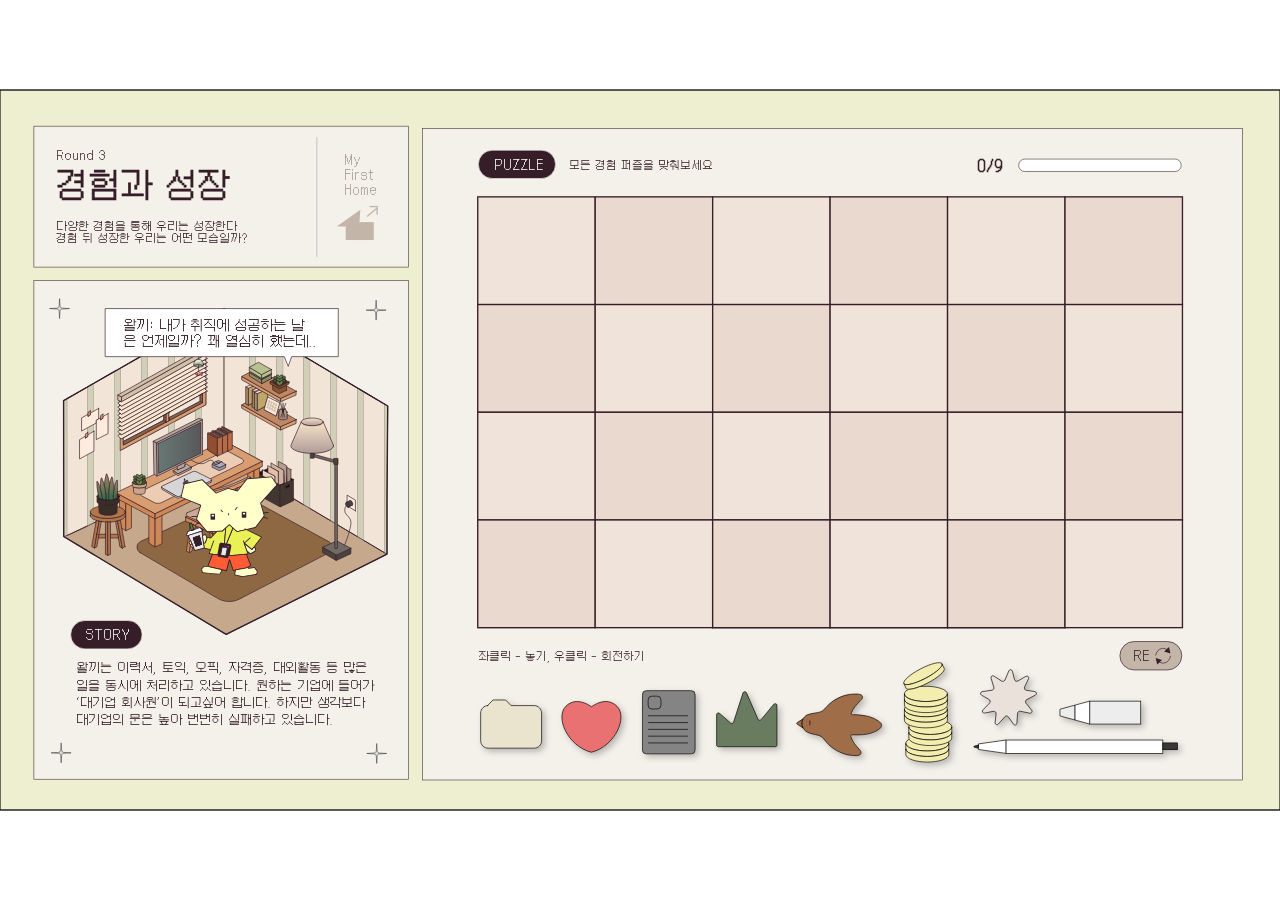
<file: stages/stage2/index.html>
<!doctype html><html lang="ko"><head><meta charset="utf-8"><meta name="viewport" content="width=device-width, initial-scale=1"><title>경험과 성장 — My First Home</title><link rel="preload" href="../../assets/fonts/Galmuri14.woff2" as="font" type="font/woff2" crossorigin><link rel="stylesheet" href="styles.css"><script type="module" src="app.js"></script></head><body><main id="game"><svg xmlns="http://www.w3.org/2000/svg" xmlns:xlink="http://www.w3.org/1999/xlink" id="game-svg" viewBox="1 247.25 1920 1080" aria-label="My First Home — Round 3 경험과 성장"><defs>
    <style>
      .cls-1, .cls-2, .cls-3, .cls-4, .cls-5, .cls-6, .cls-7 {
        fill: none;
      }

      .cls-8 {
        fill: #d89d71;
      }

      .cls-8, .cls-9, .cls-10, .cls-11, .cls-12, .cls-2, .cls-13, .cls-14, .cls-3, .cls-15, .cls-16, .cls-17, .cls-18, .cls-19, .cls-20, .cls-21, .cls-22, .cls-23, .cls-24, .cls-25, .cls-26, .cls-27, .cls-28, .cls-29, .cls-30, .cls-31, .cls-32, .cls-33, .cls-34, .cls-35, .cls-36, .cls-37, .cls-38, .cls-39, .cls-40, .cls-41, .cls-42, .cls-43, .cls-44, .cls-45, .cls-46, .cls-47, .cls-48, .cls-49, .cls-50, .cls-51, .cls-52, .cls-53, .cls-54, .cls-55, .cls-56, .cls-57, .cls-58, .cls-59, .cls-60, .cls-61, .cls-62, .cls-63, .cls-64, .cls-65, .cls-66, .cls-67, .cls-68, .cls-69, .cls-5, .cls-70, .cls-71, .cls-72, .cls-73, .cls-74, .cls-75, .cls-76, .cls-77, .cls-78, .cls-79, .cls-80, .cls-81, .cls-82, .cls-83, .cls-84, .cls-85, .cls-86, .cls-87, .cls-88, .cls-89, .cls-90, .cls-91, .cls-92, .cls-93, .cls-94, .cls-95, .cls-96, .cls-97, .cls-98, .cls-99, .cls-100, .cls-101, .cls-102, .cls-103 {
        stroke: #351e28;
      }

      .cls-8, .cls-10, .cls-11, .cls-12, .cls-2, .cls-13, .cls-14, .cls-3, .cls-15, .cls-16, .cls-17, .cls-18, .cls-19, .cls-20, .cls-21, .cls-22, .cls-23, .cls-24, .cls-25, .cls-26, .cls-27, .cls-28, .cls-29, .cls-30, .cls-31, .cls-32, .cls-33, .cls-104, .cls-35, .cls-36, .cls-37, .cls-38, .cls-39, .cls-40, .cls-41, .cls-42, .cls-43, .cls-44, .cls-45, .cls-46, .cls-47, .cls-48, .cls-49, .cls-50, .cls-52, .cls-53, .cls-54, .cls-55, .cls-56, .cls-57, .cls-58, .cls-59, .cls-60, .cls-61, .cls-62, .cls-63, .cls-64, .cls-65, .cls-66, .cls-67, .cls-68, .cls-70, .cls-71, .cls-72, .cls-73, .cls-74, .cls-75, .cls-76, .cls-78, .cls-79, .cls-81, .cls-82, .cls-83, .cls-84, .cls-86, .cls-87, .cls-89, .cls-90, .cls-105, .cls-91, .cls-92, .cls-93, .cls-94, .cls-95, .cls-96, .cls-97, .cls-99, .cls-100, .cls-102, .cls-103 {
        stroke-linejoin: round;
      }

      .cls-8, .cls-10, .cls-11, .cls-12, .cls-2, .cls-13, .cls-14, .cls-3, .cls-15, .cls-16, .cls-17, .cls-18, .cls-19, .cls-20, .cls-21, .cls-22, .cls-23, .cls-24, .cls-25, .cls-26, .cls-27, .cls-28, .cls-29, .cls-30, .cls-31, .cls-32, .cls-33, .cls-35, .cls-36, .cls-37, .cls-38, .cls-39, .cls-40, .cls-41, .cls-42, .cls-43, .cls-44, .cls-45, .cls-46, .cls-47, .cls-48, .cls-49, .cls-50, .cls-52, .cls-53, .cls-54, .cls-55, .cls-56, .cls-57, .cls-58, .cls-59, .cls-60, .cls-61, .cls-62, .cls-63, .cls-64, .cls-65, .cls-66, .cls-67, .cls-68, .cls-70, .cls-71, .cls-72, .cls-73, .cls-74, .cls-75, .cls-76, .cls-78, .cls-79, .cls-81, .cls-82, .cls-83, .cls-84, .cls-86, .cls-87, .cls-89, .cls-90, .cls-91, .cls-92, .cls-93, .cls-94, .cls-95, .cls-96, .cls-97, .cls-100, .cls-102, .cls-103 {
        stroke-linecap: round;
      }

      .cls-9 {
        fill: #ead9ce;
      }

      .cls-9, .cls-106, .cls-107, .cls-34, .cls-108, .cls-51, .cls-109, .cls-4, .cls-110, .cls-111, .cls-112, .cls-113, .cls-69, .cls-5, .cls-114, .cls-6, .cls-80, .cls-85, .cls-115, .cls-88, .cls-116, .cls-117, .cls-118, .cls-98, .cls-119, .cls-7, .cls-101 {
        stroke-miterlimit: 10;
      }

      .cls-9, .cls-2, .cls-51, .cls-4, .cls-105, .cls-101 {
        stroke-width: 2px;
      }

      .cls-120 {
        fill: #eaf156;
      }

      .cls-10 {
        fill: #ad9586;
      }

      .cls-121 {
        filter: url(#drop-shadow-1);
      }

      .cls-122 {
        filter: url(#drop-shadow-3);
      }

      .cls-123 {
        filter: url(#drop-shadow-2);
      }

      .cls-124 {
        filter: url(#drop-shadow-9);
      }

      .cls-125 {
        filter: url(#drop-shadow-6);
      }

      .cls-126 {
        filter: url(#drop-shadow-7);
      }

      .cls-127 {
        filter: url(#drop-shadow-8);
      }

      .cls-128 {
        filter: url(#drop-shadow-5);
      }

      .cls-129 {
        filter: url(#drop-shadow-4);
      }

      .cls-130 {
        fill: #a3978d;
        font-size: 17px;
      }

      .cls-130, .cls-131, .cls-132, .cls-133, .cls-134, .cls-135 {
        font-family: Galmuri14-Regular, Galmuri14;
      }

      .cls-11 {
        fill: #e2c0aa;
      }

      .cls-106 {
        fill: #f4edb0;
      }

      .cls-106, .cls-107, .cls-108, .cls-109, .cls-110, .cls-112, .cls-114, .cls-6, .cls-116, .cls-117, .cls-118 {
        stroke: #000;
      }

      .cls-12 {
        fill: #4a5b00;
      }

      .cls-136 {
        fill: #3c8e40;
      }

      .cls-13 {
        fill: #19120e;
      }

      .cls-137 {
        mix-blend-mode: multiply;
        opacity: .25;
      }

      .cls-107 {
        fill: #eae1da;
      }

      .cls-14 {
        fill: #d6d6d6;
      }

      .cls-138 {
        fill: #ff5c36;
      }

      .cls-15 {
        fill: #f9e7d2;
      }

      .cls-16 {
        fill: url(#_무제_그라디언트_787-9);
      }

      .cls-17 {
        fill: url(#_무제_그라디언트_787-7);
      }

      .cls-18 {
        fill: url(#_무제_그라디언트_787-4);
      }

      .cls-19 {
        fill: url(#_무제_그라디언트_787-3);
      }

      .cls-20 {
        fill: url(#_무제_그라디언트_787-8);
      }

      .cls-21 {
        fill: url(#_무제_그라디언트_787-6);
      }

      .cls-22 {
        fill: url(#_무제_그라디언트_787-2);
      }

      .cls-23 {
        fill: url(#_무제_그라디언트_787-5);
      }

      .cls-24 {
        fill: url(#_무제_그라디언트_400-3);
      }

      .cls-25 {
        fill: url(#_무제_그라디언트_400-2);
      }

      .cls-26 {
        fill: url(#_무제_그라디언트_400-4);
      }

      .cls-27 {
        fill: url(#_무제_그라디언트_400-5);
      }

      .cls-28 {
        fill: url(#_무제_그라디언트_400-6);
      }

      .cls-29 {
        fill: #b7a89e;
      }

      .cls-30 {
        fill: #486b34;
      }

      .cls-139, .cls-111, .cls-101 {
        fill: #f4f0ea;
      }

      .cls-140 {
        fill: #d6bfab;
      }

      .cls-31 {
        fill: #edd4c3;
      }

      .cls-32 {
        fill: #a59567;
      }

      .cls-33 {
        fill: #c9a68b;
      }

      .cls-34, .cls-141 {
        fill: #c4b5a9;
      }

      .cls-104 {
        fill: #d7dddb;
        stroke-width: .75px;
      }

      .cls-104, .cls-105 {
        stroke: #262626;
      }

      .cls-108 {
        fill: #383838;
      }

      .cls-35 {
        fill: #cca896;
      }

      .cls-36 {
        fill: #49433e;
      }

      .cls-37 {
        fill: url(#_무제_그라디언트_561);
      }

      .cls-38 {
        fill: url(#_무제_그라디언트_444);
      }

      .cls-39 {
        fill: url(#_무제_그라디언트_466);
      }

      .cls-40 {
        fill: url(#_무제_그라디언트_400);
      }

      .cls-41 {
        fill: url(#_무제_그라디언트_517);
      }

      .cls-42 {
        fill: url(#_무제_그라디언트_787);
      }

      .cls-43 {
        fill: #fcebdb;
      }

      .cls-44 {
        fill: url(#_무제_그라디언트_444-2);
      }

      .cls-45 {
        fill: url(#_무제_그라디언트_444-3);
      }

      .cls-46 {
        fill: url(#_무제_그라디언트_517-5);
      }

      .cls-47 {
        fill: url(#_무제_그라디언트_517-6);
      }

      .cls-48 {
        fill: url(#_무제_그라디언트_517-2);
      }

      .cls-49 {
        fill: url(#_무제_그라디언트_517-4);
      }

      .cls-50 {
        fill: url(#_무제_그라디언트_517-3);
      }

      .cls-51 {
        fill: #efe3da;
      }

      .cls-52 {
        fill: url(#_무제_그라디언트_561-3);
      }

      .cls-53 {
        fill: url(#_무제_그라디언트_561-2);
      }

      .cls-54 {
        fill: url(#_무제_그라디언트_466-3);
      }

      .cls-55 {
        fill: url(#_무제_그라디언트_466-2);
      }

      .cls-142 {
        isolation: isolate;
      }

      .cls-109 {
        fill: #ededed;
      }

      .cls-56 {
        fill: url(#_무제_그라디언트_787-15);
      }

      .cls-57 {
        fill: url(#_무제_그라디언트_787-10);
      }

      .cls-58 {
        fill: url(#_무제_그라디언트_787-12);
      }

      .cls-59 {
        fill: url(#_무제_그라디언트_787-11);
      }

      .cls-60 {
        fill: url(#_무제_그라디언트_787-13);
      }

      .cls-61 {
        fill: url(#_무제_그라디언트_787-14);
      }

      .cls-62 {
        fill: #a58d67;
      }

      .cls-63 {
        fill: #876148;
      }

      .cls-4 {
        stroke: #c4b5a9;
      }

      .cls-143 {
        clip-path: url(#clippath-17);
      }

      .cls-144 {
        clip-path: url(#clippath-11);
      }

      .cls-145 {
        clip-path: url(#clippath-16);
      }

      .cls-146 {
        clip-path: url(#clippath-10);
      }

      .cls-147 {
        clip-path: url(#clippath-13);
      }

      .cls-148 {
        clip-path: url(#clippath-14);
      }

      .cls-149 {
        clip-path: url(#clippath-12);
      }

      .cls-64 {
        fill: #608449;
      }

      .cls-65 {
        fill: #ce8757;
      }

      .cls-150 {
        filter: url(#drop-shadow-13);
      }

      .cls-151 {
        filter: url(#drop-shadow-16);
      }

      .cls-152 {
        filter: url(#drop-shadow-19);
      }

      .cls-153 {
        filter: url(#drop-shadow-14);
      }

      .cls-154 {
        filter: url(#drop-shadow-18);
      }

      .cls-155 {
        filter: url(#drop-shadow-17);
      }

      .cls-156 {
        filter: url(#drop-shadow-12);
      }

      .cls-157 {
        filter: url(#drop-shadow-11);
      }

      .cls-158 {
        filter: url(#drop-shadow-10);
      }

      .cls-159 {
        filter: url(#drop-shadow-15);
      }

      .cls-160 {
        clip-path: url(#clippath-4);
      }

      .cls-161 {
        clip-path: url(#clippath-7);
      }

      .cls-162 {
        clip-path: url(#clippath-6);
      }

      .cls-163 {
        clip-path: url(#clippath-9);
      }

      .cls-164 {
        clip-path: url(#clippath-5);
      }

      .cls-110 {
        fill: #697c60;
      }

      .cls-66 {
        fill: #b2764d;
      }

      .cls-111 {
        stroke: #514840;
      }

      .cls-165, .cls-134 {
        font-size: 16px;
      }

      .cls-112, .cls-166, .cls-77, .cls-131, .cls-98 {
        fill: #fff;
      }

      .cls-67 {
        fill: #8e6842;
      }

      .cls-113 {
        fill: #1e1e1e;
        stroke: #fff;
      }

      .cls-167 {
        fill: #e2dedc;
      }

      .cls-68 {
        fill: #fcdfcd;
      }

      .cls-69, .cls-115, .cls-168, .cls-132, .cls-133, .cls-134, .cls-135 {
        fill: #351e28;
      }

      .cls-114 {
        fill: #eae4ce;
      }

      .cls-70 {
        fill: #868e68;
      }

      .cls-71 {
        fill: #a88267;
      }

      .cls-72 {
        fill: #895430;
      }

      .cls-73 {
        fill: #914e30;
      }

      .cls-74 {
        fill: #acacbc;
      }

      .cls-75 {
        fill: #72584c;
      }

      .cls-76 {
        fill: #d1bfaa;
      }

      .cls-77 {
        stroke-linejoin: bevel;
        stroke-width: 4px;
      }

      .cls-78 {
        fill: #9e938b;
      }

      .cls-79 {
        fill: #111;
      }

      .cls-80 {
        font-size: 48px;
      }

      .cls-81 {
        fill: #c19e6b;
      }

      .cls-82 {
        fill: #bf8862;
      }

      .cls-83 {
        fill: #9898a8;
      }

      .cls-84 {
        fill: #7f7f7f;
      }

      .cls-85 {
        fill: #c6a88d;
      }

      .cls-131, .cls-133 {
        font-size: 18px;
      }

      .cls-86 {
        fill: #b59e8f;
      }

      .cls-87 {
        fill: #f5e8da;
      }

      .cls-115 {
        stroke: #f4f0ea;
      }

      .cls-88 {
        fill: #f2e4d7;
      }

      .cls-89 {
        fill: #ceb29f;
      }

      .cls-116 {
        fill: #ea7171;
      }

      .cls-90 {
        fill: #423730;
      }

      .cls-105 {
        fill: #edefd0;
      }

      .cls-169 {
        fill: #ffffca;
      }

      .cls-132 {
        font-size: 20px;
      }

      .cls-91 {
        fill: #bfa66a;
      }

      .cls-92 {
        fill: #726b65;
      }

      .cls-93 {
        fill: #b7c18f;
      }

      .cls-94 {
        fill: #382e27;
      }

      .cls-95 {
        fill: #e29c79;
      }

      .cls-117 {
        fill: #a06d4a;
      }

      .cls-118 {
        fill: #848484;
      }

      .cls-96 {
        fill: #b76c46;
      }

      .cls-97 {
        fill: #ffebde;
      }

      .cls-170 {
        clip-path: url(#clippath);
      }

      .cls-119 {
        fill: #d2cfb9;
        stroke: #d2cfb9;
      }

      .cls-7 {
        stroke: #afacaa;
      }

      .cls-99 {
        fill: #b9c6c2;
      }

      .cls-100 {
        fill: #4f4f4f;
      }

      .cls-171 {
        fill: #e8e8e8;
      }

      .cls-102 {
        fill: #a89080;
      }

      .cls-103 {
        fill: #edccb4;
      }

.latest-cls-5{
        fill: none;
      }
.latest-cls-36,.latest-cls-5,.latest-cls-90,.latest-cls-101,.latest-cls-104{
        stroke: #351e28;
      }
.latest-cls-108,.latest-cls-36,.latest-cls-5{
        stroke-linejoin: round;
      }
.latest-cls-108,.latest-cls-5{
        stroke-linecap: round;
      }
.latest-cls-111,.latest-cls-112,.latest-cls-113,.latest-cls-114,.latest-cls-115,.latest-cls-116,.latest-cls-117,.latest-cls-118,.latest-cls-120,.latest-cls-121,.latest-cls-123,.latest-cls-124,.latest-cls-126,.latest-cls-90,.latest-cls-127,.latest-cls-128,.latest-cls-129,.latest-cls-130,.latest-cls-101,.latest-cls-132,.latest-cls-104,.latest-cls-133{
        stroke-miterlimit: 10;
      }
.latest-cls-112,.latest-cls-36,.latest-cls-124,.latest-cls-90,.latest-cls-132,.latest-cls-104,.latest-cls-133{
        stroke-width: 2px;
      }
.latest-cls-135{
        filter: url(#latest-drop-shadow-1);
      }
.latest-cls-136{
        filter: url(#latest-drop-shadow-3);
      }
.latest-cls-138{
        filter: url(#latest-drop-shadow-9);
      }
.latest-cls-140{
        filter: url(#latest-drop-shadow-7);
      }
.latest-cls-142{
        filter: url(#latest-drop-shadow-5);
      }
.latest-cls-146,.latest-cls-149{
        font-family: Galmuri14-Regular, Galmuri14;
      }
.latest-cls-151{
        fill: #edefd0;
      }
.latest-cls-111{
        fill: #f4edb0;
      }
.latest-cls-111,.latest-cls-108,.latest-cls-113,.latest-cls-115,.latest-cls-116,.latest-cls-118,.latest-cls-120,.latest-cls-123,.latest-cls-126,.latest-cls-127,.latest-cls-129,.latest-cls-130{
        stroke: #000;
      }
.latest-cls-112{
        fill: #eff4f2;
      }
.latest-cls-112,.latest-cls-124,.latest-cls-133{
        stroke: #262626;
      }
.latest-cls-154{
        mix-blend-mode: multiply;
      }
.latest-cls-108,.latest-cls-114,.latest-cls-36,.latest-cls-120,.latest-cls-101,.latest-cls-133{
        fill: #fff;
      }
.latest-cls-113{
        fill: #eae1da;
      }
.latest-cls-114{
        stroke-width: 4px;
      }
.latest-cls-114,.latest-cls-132{
        stroke: #ffcc71;
      }
.latest-cls-115{
        fill: #383838;
      }
.latest-cls-116{
        fill: #ededed;
      }
.latest-cls-117{
        fill: #ddd685;
      }
.latest-cls-117,.latest-cls-121,.latest-cls-128{
        stroke: #514840;
      }
.latest-cls-5{
        stroke-width: 5px;
      }
.latest-cls-169{
        filter: url(#latest-drop-shadow-20);
      }
.latest-cls-170{
        filter: url(#latest-drop-shadow-21);
      }
.latest-cls-171{
        filter: url(#latest-drop-shadow-23);
      }
.latest-cls-172{
        filter: url(#latest-drop-shadow-13);
      }
.latest-cls-173{
        filter: url(#latest-drop-shadow-16);
      }
.latest-cls-179{
        filter: url(#latest-drop-shadow-11);
      }
.latest-cls-118{
        fill: #697c60;
      }
.latest-cls-121,.latest-cls-104{
        fill: #fffba9;
      }
.latest-cls-189,.latest-cls-146,.latest-cls-149{
        fill: #351e28;
      }
.latest-cls-123{
        fill: #eae4ce;
      }
.latest-cls-124{
        fill: #fffee6;
      }
.latest-cls-190{
        fill: #feffe9;
      }
.latest-cls-191{
        letter-spacing: -.13em;
      }
.latest-cls-90{
        fill: #709b8c;
      }
.latest-cls-127{
        fill: #ea7171;
      }
.latest-cls-154{
        fill: #262626;
        opacity: .57;
      }
.latest-cls-146{
        font-size: 20px;
      }
.latest-cls-149{
        font-size: 25.71px;
      }
.latest-cls-128{
        fill: #efe88e;
      }
.latest-cls-129{
        fill: #a06d4a;
      }
.latest-cls-130{
        fill: #848484;
      }
.latest-cls-132{
        fill: #ffcf7b;
      }</style>
    <clipPath id="clippath">
      <rect class="cls-1" x="3570.92" y="1543.58" width="174.33" height="317.64" />
    </clipPath>
    <filter id="drop-shadow-1" x="1450.24" y="1210.49" width="336.48" height="51.6" filterUnits="userSpaceOnUse">
      <feOffset dx="4" dy="4" />
      <feGaussianBlur result="blur" stdDeviation="5" />
      <feFlood flood-color="#000" flood-opacity=".25" />
      <feComposite in2="blur" operator="in" />
      <feComposite in="SourceGraphic" />
    </filter>
    <filter id="drop-shadow-2" x="2986.47" y="1069.85" width="336.48" height="51.6" filterUnits="userSpaceOnUse">
      <feOffset dx="4" dy="4" />
      <feGaussianBlur result="blur-2" stdDeviation="5" />
      <feFlood flood-color="#000" flood-opacity=".25" />
      <feComposite in2="blur-2" operator="in" />
      <feComposite in="SourceGraphic" />
    </filter>
    <filter id="drop-shadow-3" x="1184.32" y="1141.61" width="158.64" height="123.6" filterUnits="userSpaceOnUse">
      <feOffset dx="4" dy="4" />
      <feGaussianBlur result="blur-3" stdDeviation="5" />
      <feFlood flood-color="#000" flood-opacity=".25" />
      <feComposite in2="blur-3" operator="in" />
      <feComposite in="SourceGraphic" />
    </filter>
    <filter id="drop-shadow-4" x="2998.3" y="554.6" width="158.64" height="123.6" filterUnits="userSpaceOnUse">
      <feOffset dx="4" dy="4" />
      <feGaussianBlur result="blur-4" stdDeviation="5" />
      <feFlood flood-color="#000" flood-opacity=".25" />
      <feComposite in2="blur-4" operator="in" />
      <feComposite in="SourceGraphic" />
    </filter>
    <linearGradient id="_무제_그라디언트_400" data-name="무제 그라디언트 400" x1="2449.29" y1="1879.33" x2="2449.29" y2="1890.86" gradientUnits="userSpaceOnUse">
      <stop offset="0" stop-color="#f7e3c7" />
      <stop offset="1" stop-color="#b09c99" />
    </linearGradient>
    <linearGradient id="_무제_그라디언트_400-2" data-name="무제 그라디언트 400" x1="2449.29" y1="1885.09" x2="2449.29" y2="1932.26" xlink:href="#_무제_그라디언트_400" />
    <linearGradient id="_무제_그라디언트_561" data-name="무제 그라디언트 561" x1="2218.02" y1="1924.01" x2="2282.27" y2="1924.01" gradientUnits="userSpaceOnUse">
      <stop offset="0" stop-color="#677875" />
      <stop offset="1" stop-color="#58585a" />
    </linearGradient>
    <linearGradient id="_무제_그라디언트_787" data-name="무제 그라디언트 787" x1="2130.63" y1="2001.58" x2="2130.63" y2="1974.07" gradientUnits="userSpaceOnUse">
      <stop offset="0" stop-color="#2a6c45" />
      <stop offset="1" stop-color="#aa7f67" />
    </linearGradient>
    <linearGradient id="_무제_그라디언트_787-2" data-name="무제 그라디언트 787" x1="2141.5" y1="2002.31" x2="2141.5" y2="1963.05" xlink:href="#_무제_그라디언트_787" />
    <linearGradient id="_무제_그라디언트_787-3" data-name="무제 그라디언트 787" x1="2154.16" y1="2001.61" x2="2154.16" y2="1972.23" xlink:href="#_무제_그라디언트_787" />
    <linearGradient id="_무제_그라디언트_787-4" data-name="무제 그라디언트 787" x1="2148" y1="2002.29" x2="2148" y2="1967.6" xlink:href="#_무제_그라디언트_787" />
    <linearGradient id="_무제_그라디언트_787-5" data-name="무제 그라디언트 787" x1="2135.84" y1="2002.21" x2="2135.84" y2="1969.08" xlink:href="#_무제_그라디언트_787" />
    <linearGradient id="_무제_그라디언트_517" data-name="무제 그라디언트 517" x1="2278.9" y1="1801.19" x2="2278.9" y2="1791.14" gradientUnits="userSpaceOnUse">
      <stop offset="0" stop-color="#72a16a" />
      <stop offset="1" stop-color="#fff" stop-opacity=".5" />
    </linearGradient>
    <linearGradient id="_무제_그라디언트_517-2" data-name="무제 그라디언트 517" x1="2278.89" y1="1802.76" x2="2278.89" y2="1799.67" xlink:href="#_무제_그라디언트_517" />
    <linearGradient id="_무제_그라디언트_444" data-name="무제 그라디언트 444" x1="2278.88" y1="1809.24" x2="2278.88" y2="1799.67" gradientUnits="userSpaceOnUse">
      <stop offset="0" stop-color="#72a1db" />
      <stop offset="1" stop-color="#fff" stop-opacity=".5" />
    </linearGradient>
    <linearGradient id="_무제_그라디언트_466" data-name="무제 그라디언트 466" x1="2279.22" y1="1815.52" x2="2279.22" y2="1809.36" gradientUnits="userSpaceOnUse">
      <stop offset="0" stop-color="#ed1c24" />
      <stop offset="1" stop-color="#fff" stop-opacity=".5" />
    </linearGradient>
    <clipPath id="clippath-4">
      <polygon class="cls-1" points="3570.92 1863.28 3396.6 1863.28 3396.6 2023.14 3396.6 2182.99 3570.92 2182.99 3745.25 2182.99 3745.25 2023.14 3745.25 1863.28 3570.92 1863.28" />
    </clipPath>
    <clipPath id="clippath-5">
      <rect class="cls-1" x="3222.27" y="1703.43" width="174.33" height="159.85" />
    </clipPath>
    <clipPath id="clippath-6">
      <polygon class="cls-1" points="3222.27 1863.28 3222.27 2023.14 3047.95 2023.14 2873.62 2023.14 2699.3 2023.14 2699.3 2182.99 2873.62 2182.99 3047.95 2182.99 3222.27 2182.99 3396.6 2182.99 3396.6 2023.14 3396.6 1863.28 3222.27 1863.28" />
    </clipPath>
    <clipPath id="clippath-7">
      <rect class="cls-1" x="2699.3" y="1863.28" width="174.33" height="159.85" />
    </clipPath>
    <clipPath id="clippath-9">
      <polygon class="cls-1" points="3396.6 1543.58 3222.27 1543.58 3047.95 1543.58 2873.62 1543.58 2699.3 1543.58 2699.3 1703.43 2699.3 1863.28 2873.62 1863.28 2873.62 1703.43 3047.95 1703.43 3222.27 1703.43 3396.6 1703.43 3396.6 1863.28 3570.92 1863.28 3570.92 1703.43 3570.92 1543.58 3396.6 1543.58" />
    </clipPath>
    <clipPath id="clippath-10">
      <polygon class="cls-1" points="3047.95 1703.43 2873.62 1703.43 2873.62 1863.28 2873.62 2023.14 3047.95 2023.14 3222.27 2023.14 3222.27 1863.28 3222.27 1703.43 3047.95 1703.43" />
    </clipPath>
    <linearGradient id="_무제_그라디언트_400-3" data-name="무제 그라디언트 400" x1="469.29" y1="739.33" x2="469.29" y2="750.86" xlink:href="#_무제_그라디언트_400" />
    <linearGradient id="_무제_그라디언트_400-4" data-name="무제 그라디언트 400" x1="469.29" y1="745.09" x2="469.29" y2="792.26" xlink:href="#_무제_그라디언트_400" />
    <linearGradient id="_무제_그라디언트_561-2" data-name="무제 그라디언트 561" x1="238.02" y1="784.01" x2="302.27" y2="784.01" xlink:href="#_무제_그라디언트_561" />
    <linearGradient id="_무제_그라디언트_787-6" data-name="무제 그라디언트 787" x1="150.63" y1="861.58" x2="150.63" y2="834.07" xlink:href="#_무제_그라디언트_787" />
    <linearGradient id="_무제_그라디언트_787-7" data-name="무제 그라디언트 787" x1="161.5" y1="862.31" x2="161.5" y2="823.05" xlink:href="#_무제_그라디언트_787" />
    <linearGradient id="_무제_그라디언트_787-8" data-name="무제 그라디언트 787" x1="174.16" y1="861.61" x2="174.16" y2="832.23" xlink:href="#_무제_그라디언트_787" />
    <linearGradient id="_무제_그라디언트_787-9" data-name="무제 그라디언트 787" x1="168" y1="862.29" x2="168" y2="827.6" xlink:href="#_무제_그라디언트_787" />
    <linearGradient id="_무제_그라디언트_787-10" data-name="무제 그라디언트 787" x1="155.84" y1="862.21" x2="155.84" y2="829.08" xlink:href="#_무제_그라디언트_787" />
    <linearGradient id="_무제_그라디언트_517-3" data-name="무제 그라디언트 517" x1="298.9" y1="661.19" x2="298.9" y2="651.14" xlink:href="#_무제_그라디언트_517" />
    <linearGradient id="_무제_그라디언트_517-4" data-name="무제 그라디언트 517" x1="298.89" y1="662.76" x2="298.89" y2="659.67" xlink:href="#_무제_그라디언트_517" />
    <linearGradient id="_무제_그라디언트_444-2" data-name="무제 그라디언트 444" x1="298.88" y1="669.24" x2="298.88" y2="659.67" xlink:href="#_무제_그라디언트_444" />
    <linearGradient id="_무제_그라디언트_466-2" data-name="무제 그라디언트 466" x1="299.22" y1="675.52" x2="299.22" y2="669.36" xlink:href="#_무제_그라디언트_466" />
    <filter id="drop-shadow-5" x="710.32" y="1150.49" width="122.64" height="103.68" filterUnits="userSpaceOnUse">
      <feOffset dx="4" dy="4" />
      <feGaussianBlur result="blur-5" stdDeviation="5" />
      <feFlood flood-color="#000" flood-opacity=".25" />
      <feComposite in2="blur-5" operator="in" />
      <feComposite in="SourceGraphic" />
    </filter>
    <filter id="drop-shadow-6" x="2219.08" y="541.57" width="122.64" height="103.68" filterUnits="userSpaceOnUse">
      <feOffset dx="4" dy="4" />
      <feGaussianBlur result="blur-6" stdDeviation="5" />
      <feFlood flood-color="#000" flood-opacity=".25" />
      <feComposite in2="blur-6" operator="in" />
      <feComposite in="SourceGraphic" />
    </filter>
    <filter id="drop-shadow-7" x="832.24" y="1152.89" width="119.76" height="107.52" filterUnits="userSpaceOnUse">
      <feOffset dx="4" dy="4" />
      <feGaussianBlur result="blur-7" stdDeviation="5" />
      <feFlood flood-color="#000" flood-opacity=".25" />
      <feComposite in2="blur-7" operator="in" />
      <feComposite in="SourceGraphic" />
    </filter>
    <filter id="drop-shadow-8" x="2213.21" y="699.41" width="119.76" height="107.52" filterUnits="userSpaceOnUse">
      <feOffset dx="4" dy="4" />
      <feGaussianBlur result="blur-8" stdDeviation="5" />
      <feFlood flood-color="#000" flood-opacity=".25" />
      <feComposite in2="blur-8" operator="in" />
      <feComposite in="SourceGraphic" />
    </filter>
    <filter id="drop-shadow-9" x="948.4" y="1145.45" width="115.2" height="114" filterUnits="userSpaceOnUse">
      <feOffset dx="4" dy="4" />
      <feGaussianBlur result="blur-9" stdDeviation="5" />
      <feFlood flood-color="#000" flood-opacity=".25" />
      <feComposite in2="blur-9" operator="in" />
      <feComposite in="SourceGraphic" />
    </filter>
    <filter id="drop-shadow-10" x="2217.08" y="866.03" width="115.2" height="114" filterUnits="userSpaceOnUse">
      <feOffset dx="4" dy="4" />
      <feGaussianBlur result="blur-10" stdDeviation="5" />
      <feFlood flood-color="#000" flood-opacity=".25" />
      <feComposite in2="blur-10" operator="in" />
      <feComposite in="SourceGraphic" />
    </filter>
    <filter id="drop-shadow-11" x="1064.32" y="1138.25" width="121.68" height="113.76" filterUnits="userSpaceOnUse">
      <feOffset dx="4" dy="4" />
      <feGaussianBlur result="blur-11" stdDeviation="5" />
      <feFlood flood-color="#000" flood-opacity=".25" />
      <feComposite in2="blur-11" operator="in" />
      <feComposite in="SourceGraphic" />
    </filter>
    <filter id="drop-shadow-12" x="2217.54" y="1004.88" width="121.68" height="113.76" filterUnits="userSpaceOnUse">
      <feOffset dx="4" dy="4" />
      <feGaussianBlur result="blur-12" stdDeviation="5" />
      <feFlood flood-color="#000" flood-opacity=".25" />
      <feComposite in2="blur-12" operator="in" />
      <feComposite in="SourceGraphic" />
    </filter>
    <filter id="drop-shadow-13" x="1450.24" y="1154.81" width="152.4" height="65.76" filterUnits="userSpaceOnUse">
      <feOffset dx="4" dy="4" />
      <feGaussianBlur result="blur-13" stdDeviation="5" />
      <feFlood flood-color="#000" flood-opacity=".25" />
      <feComposite in2="blur-13" operator="in" />
      <feComposite in="SourceGraphic" />
    </filter>
    <filter id="drop-shadow-14" x="3005.37" y="901.53" width="152.4" height="65.76" filterUnits="userSpaceOnUse">
      <feOffset dx="4" dy="4" />
      <feGaussianBlur result="blur-14" stdDeviation="5" />
      <feFlood flood-color="#000" flood-opacity=".25" />
      <feComposite in2="blur-14" operator="in" />
      <feComposite in="SourceGraphic" />
    </filter>
    <filter id="drop-shadow-15" x="1666.6" y="569.09" width="54.96" height="60" filterUnits="userSpaceOnUse">
      <feOffset dx="4" dy="4" />
      <feGaussianBlur result="blur-15" stdDeviation="4" />
      <feFlood flood-color="#000" flood-opacity=".2" />
      <feComposite in2="blur-15" operator="in" />
      <feComposite in="SourceGraphic" />
    </filter>
    <filter id="drop-shadow-16" x="1339.12" y="1142.09" width="109.92" height="126" filterUnits="userSpaceOnUse">
      <feOffset dx="4" dy="4" />
      <feGaussianBlur result="blur-16" stdDeviation="5" />
      <feFlood flood-color="#000" flood-opacity=".25" />
      <feComposite in2="blur-16" operator="in" />
      <feComposite in="SourceGraphic" />
    </filter>
    <filter id="drop-shadow-17" x="3026.67" y="726.86" width="109.92" height="126" filterUnits="userSpaceOnUse">
      <feOffset dx="4" dy="4" />
      <feGaussianBlur result="blur-17" stdDeviation="5" />
      <feFlood flood-color="#000" flood-opacity=".25" />
      <feComposite in2="blur-17" operator="in" />
      <feComposite in="SourceGraphic" />
    </filter>
    <linearGradient id="_무제_그라디언트_400-5" data-name="무제 그라디언트 400" x1="469.29" x2="469.29" xlink:href="#_무제_그라디언트_400" />
    <linearGradient id="_무제_그라디언트_400-6" data-name="무제 그라디언트 400" x1="469.29" y1="1885.09" x2="469.29" y2="1932.26" xlink:href="#_무제_그라디언트_400" />
    <linearGradient id="_무제_그라디언트_561-3" data-name="무제 그라디언트 561" x1="238.02" x2="302.27" xlink:href="#_무제_그라디언트_561" />
    <linearGradient id="_무제_그라디언트_787-11" data-name="무제 그라디언트 787" x1="150.63" x2="150.63" xlink:href="#_무제_그라디언트_787" />
    <linearGradient id="_무제_그라디언트_787-12" data-name="무제 그라디언트 787" x1="161.5" y1="2002.31" x2="161.5" y2="1963.05" xlink:href="#_무제_그라디언트_787" />
    <linearGradient id="_무제_그라디언트_787-13" data-name="무제 그라디언트 787" x1="174.16" y1="2001.61" x2="174.16" y2="1972.23" xlink:href="#_무제_그라디언트_787" />
    <linearGradient id="_무제_그라디언트_787-14" data-name="무제 그라디언트 787" x1="168" y1="2002.29" x2="168" y2="1967.6" xlink:href="#_무제_그라디언트_787" />
    <linearGradient id="_무제_그라디언트_787-15" data-name="무제 그라디언트 787" x1="155.84" y1="2002.21" x2="155.84" y2="1969.08" xlink:href="#_무제_그라디언트_787" />
    <linearGradient id="_무제_그라디언트_517-5" data-name="무제 그라디언트 517" x1="298.9" x2="298.9" xlink:href="#_무제_그라디언트_517" />
    <linearGradient id="_무제_그라디언트_517-6" data-name="무제 그라디언트 517" x1="298.89" y1="1802.76" x2="298.89" y2="1799.67" xlink:href="#_무제_그라디언트_517" />
    <linearGradient id="_무제_그라디언트_444-3" data-name="무제 그라디언트 444" x1="298.88" x2="298.88" xlink:href="#_무제_그라디언트_444" />
    <linearGradient id="_무제_그라디언트_466-3" data-name="무제 그라디언트 466" x1="299.22" x2="299.22" xlink:href="#_무제_그라디언트_466" />
    <clipPath id="clippath-11">
      <polygon class="cls-1" points="1590.92 1863.28 1416.6 1863.28 1416.6 2023.14 1416.6 2182.99 1590.92 2182.99 1765.25 2182.99 1765.25 2023.14 1765.25 1863.28 1590.92 1863.28" />
    </clipPath>
    <clipPath id="clippath-12">
      <rect class="cls-1" x="1242.27" y="1703.43" width="174.33" height="159.85" />
    </clipPath>
    <clipPath id="clippath-13">
      <polygon class="cls-1" points="1242.27 1863.28 1242.27 2023.14 1067.95 2023.14 893.62 2023.14 719.3 2023.14 719.3 2182.99 893.62 2182.99 1067.95 2182.99 1242.27 2182.99 1416.6 2182.99 1416.6 2023.14 1416.6 1863.28 1242.27 1863.28" />
    </clipPath>
    <clipPath id="clippath-14">
      <rect class="cls-1" x="719.3" y="1863.28" width="174.33" height="159.85" />
    </clipPath>
    <clipPath id="clippath-16">
      <polygon class="cls-1" points="1416.6 1543.58 1242.27 1543.58 1067.95 1543.58 893.62 1543.58 719.3 1543.58 719.3 1703.43 719.3 1863.28 893.62 1863.28 893.62 1703.43 1067.95 1703.43 1242.27 1703.43 1416.6 1703.43 1416.6 1863.28 1590.92 1863.28 1590.92 1703.43 1590.92 1543.58 1416.6 1543.58" />
    </clipPath>
    <clipPath id="clippath-17">
      <polygon class="cls-1" points="1067.95 1703.43 893.62 1703.43 893.62 1863.28 893.62 2023.14 1067.95 2023.14 1242.27 2023.14 1242.27 1863.28 1242.27 1703.43 1067.95 1703.43" />
    </clipPath>
    <filter id="drop-shadow-18" x="1593.64" y="1596.53" width="108.48" height="267.12" filterUnits="userSpaceOnUse">
      <feOffset dx="4" dy="4" />
      <feGaussianBlur result="blur-18" stdDeviation="4" />
      <feFlood flood-color="#000" flood-opacity=".2" />
      <feComposite in2="blur-18" operator="in" />
      <feComposite in="SourceGraphic" />
    </filter>
    <filter id="drop-shadow-19" x="1666.6" y="1709.09" width="54.96" height="60" filterUnits="userSpaceOnUse">
      <feOffset dx="4" dy="4" />
      <feGaussianBlur result="blur-19" stdDeviation="4" />
      <feFlood flood-color="#000" flood-opacity=".2" />
      <feComposite in2="blur-19" operator="in" />
      <feComposite in="SourceGraphic" />
    </filter>
    <image id="image" width="224" height="336" xlink:href="../../assets/stage2/backgrounds/coins.jpeg" preserveAspectRatio="none" />
    <image id="image-2" width="205" height="178" xlink:href="../../assets/stage2/backgrounds/mountain.jpeg" preserveAspectRatio="none" />
    <image id="image-3" width="400" height="687" xlink:href="../../assets/stage2/backgrounds/heart.jpeg" preserveAspectRatio="none" />
    <image id="image-4" width="261" height="269" xlink:href="../../assets/stage2/backgrounds/star.jpeg" preserveAspectRatio="none" />
    <image id="image-5" width="489" height="442" xlink:href="../../assets/stage2/backgrounds/resume.jpeg" preserveAspectRatio="none" />
    <image id="image-6" width="600" height="1200" xlink:href="../../assets/stage2/backgrounds/pen.jpeg" preserveAspectRatio="none" />
  <filter id="latest-drop-shadow-1" x="1450.24" y="1210.49" width="336.48" height="51.6" filterUnits="userSpaceOnUse">
      <feOffset dx="4" dy="4" />
      <feGaussianBlur result="blur" stdDeviation="5" />
      <feFlood flood-color="#000" flood-opacity=".25" />
      <feComposite in2="blur" operator="in" />
      <feComposite in="SourceGraphic" />
    </filter>
    <filter id="latest-drop-shadow-11" x="1064.32" y="1138.25" width="121.68" height="113.76" filterUnits="userSpaceOnUse">
      <feOffset dx="4" dy="4" />
      <feGaussianBlur result="blur-11" stdDeviation="5" />
      <feFlood flood-color="#000" flood-opacity=".25" />
      <feComposite in2="blur-11" operator="in" />
      <feComposite in="SourceGraphic" />
    </filter>
    <filter id="latest-drop-shadow-13" x="1579.26" y="1152.28" width="152.4" height="65.76" filterUnits="userSpaceOnUse">
      <feOffset dx="4" dy="4" />
      <feGaussianBlur result="blur-13" stdDeviation="5" />
      <feFlood flood-color="#000" flood-opacity=".25" />
      <feComposite in2="blur-13" operator="in" />
      <feComposite in="SourceGraphic" />
    </filter>
    <filter id="latest-drop-shadow-16" x="953.22" y="1136.58" width="109.92" height="126" filterUnits="userSpaceOnUse">
      <feOffset dx="4" dy="4" />
      <feGaussianBlur result="blur-16" stdDeviation="5" />
      <feFlood flood-color="#000" flood-opacity=".25" />
      <feComposite in2="blur-16" operator="in" />
      <feComposite in="SourceGraphic" />
    </filter>
    <filter id="latest-drop-shadow-20" x="4588.96" y="2090.09" width="325.68" height="184.8" filterUnits="userSpaceOnUse">
      <feOffset dx="4" dy="4" />
      <feGaussianBlur result="blur-20" stdDeviation="5" />
      <feFlood flood-color="#000" flood-opacity=".25" />
      <feComposite in2="blur-20" operator="in" />
      <feComposite in="SourceGraphic" />
    </filter>
    <filter id="latest-drop-shadow-21" x="4908.64" y="2091.29" width="325.68" height="184.8" filterUnits="userSpaceOnUse">
      <feOffset dx="4" dy="4" />
      <feGaussianBlur result="blur-21" stdDeviation="5" />
      <feFlood flood-color="#000" flood-opacity=".25" />
      <feComposite in2="blur-21" operator="in" />
      <feComposite in="SourceGraphic" />
    </filter>
    <filter id="latest-drop-shadow-23" x="1345.02" y="1094.77" width="103.2" height="180.24" filterUnits="userSpaceOnUse">
      <feOffset dx="4" dy="4" />
      <feGaussianBlur result="blur-23" stdDeviation="5" />
      <feFlood flood-color="#000" flood-opacity=".25" />
      <feComposite in2="blur-23" operator="in" />
      <feComposite in="SourceGraphic" />
    </filter>
    <filter id="latest-drop-shadow-3" x="1184.32" y="1141.61" width="158.64" height="123.6" filterUnits="userSpaceOnUse">
      <feOffset dx="4" dy="4" />
      <feGaussianBlur result="blur-3" stdDeviation="5" />
      <feFlood flood-color="#000" flood-opacity=".25" />
      <feComposite in2="blur-3" operator="in" />
      <feComposite in="SourceGraphic" />
    </filter>
    <filter id="latest-drop-shadow-5" x="710.32" y="1150.49" width="122.64" height="103.68" filterUnits="userSpaceOnUse">
      <feOffset dx="4" dy="4" />
      <feGaussianBlur result="blur-5" stdDeviation="5" />
      <feFlood flood-color="#000" flood-opacity=".25" />
      <feComposite in2="blur-5" operator="in" />
      <feComposite in="SourceGraphic" />
    </filter>
    <filter id="latest-drop-shadow-7" x="832.24" y="1152.89" width="119.76" height="107.52" filterUnits="userSpaceOnUse">
      <feOffset dx="4" dy="4" />
      <feGaussianBlur result="blur-7" stdDeviation="5" />
      <feFlood flood-color="#000" flood-opacity=".25" />
      <feComposite in2="blur-7" operator="in" />
      <feComposite in="SourceGraphic" />
    </filter>
    <filter id="latest-drop-shadow-9" x="1460.3" y="1105.26" width="115.2" height="114" filterUnits="userSpaceOnUse">
      <feOffset dx="4" dy="4" />
      <feGaussianBlur result="blur-9" stdDeviation="5" />
      <feFlood flood-color="#000" flood-opacity=".25" />
      <feComposite in2="blur-9" operator="in" />
      <feComposite in="SourceGraphic" />
    </filter>
    <g id="art-folder" transform="scale(1.0106123619675893 1.0106191645423128) translate(-2699.3 -1863.2849999999999)"><path class="cls-114" d="M2825.24,2071.85h-38.78l-9.37-9.46h-21.18l-9.37,9.46h1.13c-6.97,0-12.62,5.65-12.62,12.62v46.63c0,6.97,5.65,12.62,12.62,12.62h77.56c6.97,0,12.62-5.65,12.62-12.62v-46.63c0-6.97-5.65-12.62-12.62-12.62Z" />
      <path class="cls-114" d="M2994.15,2071.85h-38.78l-9.37-9.46h-21.18l-9.37,9.46h1.13c-6.97,0-12.62,5.65-12.62,12.62v46.63c0,6.97,5.65,12.62,12.62,12.62h77.56c6.97,0,12.62-5.65,12.62-12.62v-46.63c0-6.97-5.65-12.62-12.62-12.62Z" />
      <path class="cls-114" d="M3173.89,2071.85h-38.78l-9.37-9.46h-21.18l-9.37,9.46h1.13c-6.97,0-12.62,5.65-12.62,12.62v46.63c0,6.97,5.65,12.62,12.62,12.62h77.56c6.97,0,12.62-5.65,12.62-12.62v-46.63c0-6.97-5.65-12.62-12.62-12.62Z" />
      <path class="cls-114" d="M3346.88,2071.85h-38.78l-9.37-9.46h-21.18l-9.37,9.46h1.13c-6.97,0-12.62,5.65-12.62,12.62v46.63c0,6.97,5.65,12.62,12.62,12.62h77.56c6.97,0,12.62-5.65,12.62-12.62v-46.63c0-6.97-5.65-12.62-12.62-12.62Z" />
      <path class="cls-114" d="M3346.88,1912h-38.78l-9.37-9.46h-21.18l-9.37,9.46h1.13c-6.97,0-12.62,5.65-12.62,12.62v46.63c0,6.97,5.65,12.62,12.62,12.62h77.56c6.97,0,12.62-5.65,12.62-12.62v-46.63c0-6.97-5.65-12.62-12.62-12.62Z" />
      </g><g id="photo-folder" transform="scale(1.0106123619675893 1.0106191645423128) translate(-2699.3 -1863.2849999999999)"><image width="444" height="228" transform="translate(2688.5003 1762.5496) scale(1.835 1.9007)" xlink:href="../../assets/stage2/backgrounds/folder.jpeg" preserveAspectRatio="none" />
      </g><g id="art-folder-513" transform="scale(1.0106123619675893 1.0106191645423128) translate(-2699.3 -1863.2849999999999)"><path class="cls-114" d="M2825.24,2071.85h-38.78l-9.37-9.46h-21.18l-9.37,9.46h1.13c-6.97,0-12.62,5.65-12.62,12.62v46.63c0,6.97,5.65,12.62,12.62,12.62h77.56c6.97,0,12.62-5.65,12.62-12.62v-46.63c0-6.97-5.65-12.62-12.62-12.62Z" />
      </g><g id="art-folder-514" transform="scale(1.0106123619675893 1.0106191645423128) translate(-2699.3 -1863.2849999999999)"><path class="cls-114" d="M2994.15,2071.85h-38.78l-9.37-9.46h-21.18l-9.37,9.46h1.13c-6.97,0-12.62,5.65-12.62,12.62v46.63c0,6.97,5.65,12.62,12.62,12.62h77.56c6.97,0,12.62-5.65,12.62-12.62v-46.63c0-6.97-5.65-12.62-12.62-12.62Z" />
      </g><g id="art-folder-515" transform="scale(1.0106123619675893 1.0106191645423128) translate(-2699.3 -1863.2849999999999)"><path class="cls-114" d="M3173.89,2071.85h-38.78l-9.37-9.46h-21.18l-9.37,9.46h1.13c-6.97,0-12.62,5.65-12.62,12.62v46.63c0,6.97,5.65,12.62,12.62,12.62h77.56c6.97,0,12.62-5.65,12.62-12.62v-46.63c0-6.97-5.65-12.62-12.62-12.62Z" />
      </g><g id="art-folder-516" transform="scale(1.0106123619675893 1.0106191645423128) translate(-2699.3 -1863.2849999999999)"><path class="cls-114" d="M3346.88,2071.85h-38.78l-9.37-9.46h-21.18l-9.37,9.46h1.13c-6.97,0-12.62,5.65-12.62,12.62v46.63c0,6.97,5.65,12.62,12.62,12.62h77.56c6.97,0,12.62-5.65,12.62-12.62v-46.63c0-6.97-5.65-12.62-12.62-12.62Z" />
      </g><g id="art-folder-517" transform="scale(1.0106123619675893 1.0106191645423128) translate(-2699.3 -1863.2849999999999)"><path class="cls-114" d="M3346.88,1912h-38.78l-9.37-9.46h-21.18l-9.37,9.46h1.13c-6.97,0-12.62,5.65-12.62,12.62v46.63c0,6.97,5.65,12.62,12.62,12.62h77.56c6.97,0,12.62-5.65,12.62-12.62v-46.63c0-6.97-5.65-12.62-12.62-12.62Z" />
      </g><g id="dialogue-folder" transform="translate(-2216.6998999999996 21.81000000000006)"><polygon class="cls-98" points="2725.08 553.3 2725.08 625.4 2655.14 625.4 2650.04 639.98 2644.04 625.4 2375.44 625.4 2375.44 553.3 2725.08 553.3" />
      <text class="cls-132" transform="translate(2401.5542 586.732)"><tspan x="0" y="0">왈끼: 기업은 많은 경험을 한</tspan><tspan x="0" y="24">지원자를 원하지. 나는 충분할까?</tspan></text>
      </g><g id="art-heart" transform="scale(1.0106123619675893 1.0106191645423128) translate(-2699.3 -1863.2849999999999)"><path class="cls-116" d="M2844.19,1898.83c-25.9-26.08-59.56,1.05-59.56,1.05,0,0-33.66-27.14-59.56-1.05-24.89,25.06,3.66,92.12,59.56,106.69,55.9-14.57,84.45-81.63,59.56-106.69Z" />
      </g><g id="photo-heart" transform="scale(1.0106123619675893 1.0106191645423128) translate(-2699.3 -1863.2849999999999)"><use transform="translate(2417.1333 1485.4015) scale(1.5655)" xlink:href="#image-3" />
      </g><g id="dialogue-heart" transform="translate(-2216.6998999999996 -128.33000000000004)"><polygon class="cls-98" points="2725.08 703.44 2725.08 775.54 2655.14 775.54 2650.04 790.12 2644.04 775.54 2375.44 775.54 2375.44 703.44 2725.08 703.44" />
      <text class="cls-132" transform="translate(2401.5542 736.8677)"><tspan x="0" y="0">왈끼: 일과 사랑 두마리의 토끼를</tspan><tspan x="0" y="24">모두 잡을 순 없는걸까?</tspan></text>
      </g><g id="art-star" transform="scale(1.0106123619675893 1.0106191645423128) translate(-2699.3 -1703.4325)"><path class="cls-107" d="M2795.02,1727.88l4.38,17.84c.78,3.19,4.42,4.73,7.26,3.08l17.05-9.94c3.36-1.96,7.24,1.62,5.54,5.13l-8.43,17.46c-1.44,2.99.42,6.51,3.7,7l18.2,2.73c3.79.57,4.63,5.65,1.23,7.41l-18.61,9.62c-2.76,1.43-3.52,5.02-1.58,7.44l11.98,14.99c2.31,2.89-.27,7.08-3.89,6.33l-20.01-4.17c-2.94-.61-5.74,1.53-5.92,4.52l-1.25,20.82c-.22,3.72-5.01,5.09-7.17,2.04l-10.79-15.29c-1.83-2.6-5.61-2.8-7.71-.41l-13.61,15.45c-2.55,2.9-7.33.78-6.88-3.06l2.13-18.51c.38-3.32-2.58-6.04-5.86-5.39l-18.5,3.72c-3.81.77-6.31-3.84-3.61-6.62l14.17-14.54c2.25-2.31,1.71-6.12-1.09-7.71l-16.1-9.15c-3.27-1.86-2.34-6.79,1.38-7.34l20.78-3.04c2.99-.44,4.88-3.43,3.99-6.32l-5.92-19.22c-1.09-3.53,2.83-6.48,5.92-4.47l16.38,10.64c2.57,1.67,6.03.61,7.21-2.22l8.16-19.4c1.47-3.5,6.56-3.1,7.47.59Z" />
      </g><g id="photo-star" transform="scale(1.0106123619675893 1.0106191645423128) translate(-2699.3 -1703.4325)"><use transform="translate(2590.0583 1996.2411) rotate(-90) scale(1.1166)" xlink:href="#image-4" />
        </g><g id="dialogue-star" transform="translate(-2216.6998999999996 -285.29999999999995)"><polygon class="cls-98" points="2695.08 860.41 2695.08 932.51 2655.14 932.51 2650.04 947.09 2644.04 932.51 2375.44 932.51 2375.44 860.41 2695.08 860.41" />
      <text class="cls-132" transform="translate(2401.5542 893.8392)"><tspan x="0" y="0">왈끼: 꺼지지 않는 열정으로 </tspan><tspan x="0" y="24">나의 미래를 개척해 나가겠어!</tspan></text>
      </g><g id="art-mountain" transform="scale(1.0106123619675893 1.0106191645423128) translate(-3222.275 -1703.4325)"><path class="cls-110" d="M3244.28,1771.89v65.58c0,1.6,1.64,2.89,3.66,2.89h120.31c2.02,0,3.66-1.29,3.66-2.89v-85.21c0-2.88-4.74-3.99-6.73-1.58l-26.82,32.4c-1.67,2.02-5.54,1.63-6.53-.64l-24.57-56.5c-1.18-2.72-6.12-2.56-7.02.22l-20.27,62.69c-.72,2.24-4.31,2.94-6.27,1.22l-23.02-20.13c-2.25-1.97-6.39-.71-6.39,1.94Z" />
      </g><g id="photo-mountain" transform="scale(1.0106123619675893 1.0106191645423128) translate(-3222.275 -1703.4325)"><use transform="translate(3133.8076 1702.7912) scale(1.5655)" xlink:href="#image-2" />
      </g><g id="dialogue-mountain" transform="translate(-2216.6998999999996 -439.24)"><polygon class="cls-98" points="2695.08 1014.35 2695.08 1086.45 2655.14 1086.45 2650.04 1101.03 2644.04 1086.45 2375.44 1086.45 2375.44 1014.35 2695.08 1014.35" />
      <text class="cls-132" transform="translate(2401.5542 1047.7771)"><tspan x="0" y="0">왈끼: 가끔은 계속되는 실패에</tspan><tspan x="0" y="24">자존감이 떨어지기도 해...</tspan></text>
      </g><g id="art-bird" transform="scale(1.0106123619675893 1.0106191645423128) translate(-2873.625 -1703.4325)"><path class="cls-117" d="M2935.2,1873.08l-18.26-11.86c-1.52-.99-1.52-3.22,0-4.2l18.13-11.77c-2.25,4.04-3.53,8.7-3.53,13.65,0,3.99.83,7.78,2.32,11.22.04.07.05.16.09.23.12.28.23.58.35.87.09.23.19.44.3.67.18.41.39.8.58,1.21Z" />
      <path class="cls-117" d="M2934.61,1871.87c.19.41.39.82.6,1.21h-.02c-.19-.41-.41-.8-.58-1.21Z" />
      <path class="cls-117" d="M3170.45,1864.84c0,2.85-1.08,5.42-2.87,7.37-.94,1.33-2.14,2.46-3.05,3.15-22.21,16.96-52.21,19.09-80.12,17.83-2.61-.12-5.99.28-6.63,2.82-.25.97.05,1.98.35,2.94,4.73,14.57,14.94,26.62,25.31,37.91,3.21,3.49,6.7,7.97,5.19,12.48-1.59,4.78-7.67,6.08-12.71,6.27-35.12,1.29-70.48-14.83-92.54-42.21-3.93-4.89-7.55-10.19-12.64-13.86-7.09-5.12-16.11-6.47-24.67-8.26-8.42-1.77-16.96-4.24-23.69-9.59-2.92-2.32-5.42-5.3-7.18-8.59v-.02h-.02c-.19-.41-.41-.8-.58-1.21-.11-.21-.2-.44-.3-.67-.12-.28-.25-.57-.35-.87-.04-.07-.05-.16-.09-.23-1.49-3.44-2.32-7.23-2.32-11.22,0-4.94,1.28-9.61,3.53-13.65,1.28-2.3,2.87-4.41,4.73-6.27,4.11-4.11,9.52-6.96,15.56-7.9.02,0,.04,0,.07-.02,3.97-1.22,8.12-2,12.19-2.64,8.65-1.31,17.74-2.16,25.09-6.89,5.28-3.38,9.18-8.47,13.38-13.13,23.53-26.12,59.72-40.26,94.72-37.04,5.03.46,11.02,2.09,12.35,6.95,1.26,4.59-2.48,8.88-5.88,12.19-10.95,10.69-21.82,22.15-27.34,36.44-.37.94-.71,1.95-.51,2.92.48,2.57,3.85,3.15,6.45,3.19,27.95.27,57.79,4.06,79.02,22.21.11.09.2.18.3.27l.02.02c3.14,1.91,5.23,5.37,5.23,9.32Z" />
      <line class="cls-117" x1="2955.37" y1="1850.52" x2="2955.37" y2="1864.26" />
      </g><g id="photo-bird" transform="scale(1.0106123619675893 1.0106191645423128) translate(-2873.625 -1703.4325)"><image width="477" height="450" transform="translate(2774.5305 1652.3924) scale(1.1816)" xlink:href="../../assets/stage2/backgrounds/bird.jpeg" preserveAspectRatio="none" />
      </g><g id="dialogue-bird" transform="translate(-3042.4199 3.1399999999999864)"><polygon class="cls-98" points="3532.8 571.97 3532.8 644.07 3480.86 644.07 3475.76 658.65 3469.76 644.07 3201.16 644.07 3201.16 571.97 3532.8 571.97" />
      <text class="cls-132" transform="translate(3227.282 605.3997)"><tspan x="0" y="0">왈끼: 가끔은 모든걸 포기하고</tspan><tspan x="0" y="24">자유를 찾아 떠나고 싶기도 해.</tspan></text>
      </g><g id="art-resume" transform="scale(1.0106123619675893 1.0106191645423128) translate(-3396.6 -1863.2849999999999)"><rect class="cls-118" x="3472.14" y="1904.44" width="197.56" height="237.39" rx="14.23" ry="14.23" />
      <rect class="cls-118" x="3493.35" y="1925.12" width="48.21" height="48.21" rx="14.23" ry="14.23" />
      <line class="cls-118" x1="3493.35" y1="1998.82" x2="3643.45" y2="1998.82" />
      <line class="cls-118" x1="3493.35" y1="2024.31" x2="3643.45" y2="2024.31" />
      <line class="cls-118" x1="3493.35" y1="2049.81" x2="3643.45" y2="2049.81" />
      <line class="cls-118" x1="3493.35" y1="2075.3" x2="3643.45" y2="2075.3" />
      <line class="cls-118" x1="3493.35" y1="2100.79" x2="3643.45" y2="2100.79" />
      </g><g id="photo-resume" transform="scale(1.0106123619675893 1.0106191645423128) translate(-3396.6 -1863.2849999999999)"><use transform="translate(3149.4622 1521.1973) scale(1.5655)" xlink:href="#image-5" />
      </g><g id="dialogue-resume" transform="translate(-3042.4199 -188.29999999999995)"><polygon class="cls-98" points="3550.8 763.41 3550.8 835.51 3480.86 835.51 3475.76 850.09 3469.76 835.51 3201.16 835.51 3201.16 763.41 3550.8 763.41" />
      <text class="cls-132" transform="translate(3227.282 796.8365)"><tspan x="0" y="0">왈끼: 이력서 자소서 토익 오픽</tspan><tspan x="0" y="24">준비해야할 서류가 산더미야...</tspan></text>
      </g><g id="art-marker" transform="scale(1.0106123619675893 1.0106191645423128) translate(-3570.925 -1543.58)"><rect class="cls-109" x="3627.77" y="1592.66" width="62.88" height="140" />
      <polygon class="cls-112" points="3627.77 1732.66 3690.65 1732.66 3679.48 1773.46 3638.94 1773.46" />
      <polygon class="cls-109" points="3638.94 1773.46 3679.48 1773.46 3668.32 1814.27 3650.1 1814.27" />
      </g><g id="photo-marker" transform="scale(1.0106123619675893 1.0106191645423128) translate(-3570.925 -1543.58)"><image width="211" height="323" transform="translate(3569.7611 1433.2759) scale(1.5824)" xlink:href="../../assets/stage2/backgrounds/marker.jpeg" preserveAspectRatio="none" />
      </g><g id="dialogue-marker" transform="translate(-3042.4199 -311.92999999999995)"><polygon class="cls-98" points="3550.8 887.04 3550.8 959.14 3480.86 959.14 3475.76 973.72 3469.76 959.14 3201.16 959.14 3201.16 887.04 3550.8 887.04" />
      <text class="cls-132" transform="translate(3227.282 920.4696)"><tspan x="0" y="0">왈끼: 매일 매순간 할일을 제대로</tspan><tspan x="0" y="24">체크하고 있어야 해. 놓치지 말자.</tspan></text>
      </g><g id="art-pen" transform="scale(1.0106123619675893 1.0106191645423128) translate(-2699.3 -1543.58)"><rect class="cls-112" x="2862.68" y="1602.81" width="447.5" height="38.09" />
      <rect class="cls-108" x="3310.18" y="1611.05" width="41.4" height="19.36" />
      <polygon class="cls-112" points="2784.35 1629.73 2862.68 1640.9 2862.68 1602.81 2784.35 1613.98 2784.35 1629.73" />
      <polygon class="cls-108" points="2784.35 1626.38 2771.59 1623.03 2771.59 1620.68 2784.35 1617.33 2784.35 1626.38" />
      </g><g id="photo-pen" transform="scale(1.0106123619675893 1.0106191645423128) translate(-2699.3 -1543.58)"><use transform="translate(2456.5368 850.1557) scale(1.5655)" xlink:href="#image-6" />
        </g><g id="dialogue-pen" transform="translate(-3188.3899 -483.2399999999999)"><polygon class="cls-98" points="3696.77 1058.35 3696.77 1130.45 3626.83 1130.45 3621.73 1145.03 3615.73 1130.45 3347.13 1130.45 3347.13 1058.35 3696.77 1058.35" />
      <text class="cls-132" transform="translate(3373.2454 1091.7829)"><tspan x="0" y="0">왈끼: 노력은 나를 배신하지 않아</tspan><tspan x="0" y="24">오늘도 열심히 하루를 살아나가자.</tspan></text>
      </g><g id="art-coins" transform="scale(1.0106123619675893 1.0106191645423128) translate(-3396.6 -1543.58)"><path class="cls-106" d="M3522.34,1589.21c-4.67,5.75-13.79,13-25.48,20.05-3.46,2.08-7.16,4.16-11.02,6.18-3.83,2-7.61,3.82-11.29,5.45-12.85,5.72-24.32,9.09-31.71,9.48-4.31.23-7.23-.57-8.23-2.49-3.23-6.2,14.48-21.8,39.54-34.87,25.07-13.07,48-18.64,51.23-12.44,1.05,2.02-.12,5.03-3.05,8.64Z" />
      <path class="cls-106" d="M3491.04,1626.56c-6.35,3.31-12.55,6.15-18.34,8.42h-.02c-11.04,4.35-20.54,6.69-26.54,6.54h0c-3.26-.07-5.48-.89-6.32-2.52l-5.19-11.12c1,1.93,3.92,2.72,8.23,2.49,7.39-.39,18.86-3.76,31.71-9.48,3.67-1.63,7.46-3.46,11.29-5.45,3.86-2.02,7.56-4.09,11.02-6.18,11.69-7.06,20.81-14.31,25.48-20.05,2.93-3.6,4.1-6.62,3.05-8.64l5.19,11.12c3.23,6.2-14.48,21.8-39.54,34.87Z" />
      <path class="cls-106" d="M3541.56,1770.32c0,2.28-1.19,4.48-3.36,6.49-2.74,2.55-7.05,4.83-12.52,6.67-9.18,3.12-21.6,5.02-35.3,5.02s-26.12-1.91-35.3-5.02c-5.47-1.85-9.78-4.12-12.52-6.67-2.16-2.02-3.36-4.21-3.36-6.49,0-4.1,3.81-7.88,10.25-10.92h0c6,.15,15.5-2.19,26.54-6.54h.02c4.56-.48,9.37-.73,14.37-.73,28.27,0,51.18,8.15,51.18,18.2Z" />
      <path class="cls-106" d="M3541.56,1770.32v12.98c0,2.36-1.26,4.61-3.56,6.68-2.84,2.55-7.26,4.83-12.85,6.67-9.12,3-21.34,4.84-34.77,4.84s-25.64-1.84-34.77-4.84c-5.59-1.85-10.01-4.12-12.85-6.67-2.3-2.07-3.56-4.32-3.56-6.68v-12.98c0,2.28,1.19,4.48,3.36,6.49,2.74,2.55,7.05,4.83,12.52,6.67,9.18,3.12,21.6,5.02,35.3,5.02s26.12-1.91,35.3-5.02c5.47-1.85,9.78-4.12,12.52-6.67,2.16-2.02,3.36-4.21,3.36-6.49Z" />
      <path class="cls-106" d="M3541.56,1783.3v13.35c0,10.05-22.91,18.19-51.18,18.19s-51.18-8.14-51.18-18.19v-13.35c0,2.36,1.26,4.61,3.56,6.68,2.84,2.55,7.26,4.83,12.85,6.67,9.12,3,21.34,4.84,34.77,4.84s25.64-1.84,34.77-4.84c5.59-1.85,10.01-4.12,12.85-6.67,2.3-2.07,3.56-4.32,3.56-6.68Z" />
      <path class="cls-106" d="M3548.67,1730.96c0,2.28-1.19,4.48-3.36,6.49-2.74,2.55-7.05,4.83-12.52,6.67-9.18,3.12-21.6,5.02-35.3,5.02s-26.12-1.91-35.3-5.02c-5.47-1.85-9.78-4.12-12.52-6.67-2.16-2.02-3.36-4.21-3.36-6.49,0-4.1,3.81-7.88,10.25-10.92h0c6,.15,15.5-2.19,26.54-6.54h.02c4.56-.48,9.37-.73,14.37-.73,28.27,0,51.18,8.15,51.18,18.2Z" />
      <path class="cls-106" d="M3548.67,1730.96v12.98c0,2.36-1.26,4.61-3.56,6.68-2.84,2.55-7.26,4.83-12.85,6.67-9.12,3-21.34,4.84-34.77,4.84s-25.64-1.84-34.77-4.84c-5.59-1.85-10.01-4.12-12.85-6.67-2.3-2.07-3.56-4.32-3.56-6.68v-12.98c0,2.28,1.19,4.48,3.36,6.49,2.74,2.55,7.05,4.83,12.52,6.67,9.18,3.12,21.6,5.02,35.3,5.02s26.12-1.91,35.3-5.02c5.47-1.85,9.78-4.12,12.52-6.67,2.16-2.02,3.36-4.21,3.36-6.49Z" />
      <path class="cls-106" d="M3548.67,1743.93v13.35c0,10.05-22.91,18.19-51.18,18.19s-51.18-8.14-51.18-18.19v-13.35c0,2.36,1.26,4.61,3.56,6.68,2.84,2.55,7.26,4.83,12.85,6.67,9.12,3,21.34,4.84,34.77,4.84s25.64-1.84,34.77-4.84c5.59-1.85,10.01-4.12,12.85-6.67,2.3-2.07,3.56-4.32,3.56-6.68Z" />
      <path class="cls-106" d="M3538.25,1688.83c0,2.28-1.19,4.48-3.36,6.49-2.74,2.55-7.05,4.83-12.52,6.67-9.18,3.12-21.6,5.02-35.3,5.02s-26.12-1.91-35.3-5.02c-5.47-1.85-9.78-4.12-12.52-6.67-2.16-2.02-3.36-4.21-3.36-6.49,0-4.1,3.81-7.88,10.25-10.92h0c6,.15,15.5-2.19,26.54-6.54h.02c4.56-.48,9.37-.73,14.37-.73,28.27,0,51.18,8.15,51.18,18.2Z" />
      <path class="cls-106" d="M3538.25,1688.83v12.98c0,2.36-1.26,4.61-3.56,6.68-2.84,2.55-7.26,4.83-12.85,6.67-9.12,3-21.34,4.84-34.77,4.84s-25.64-1.84-34.77-4.84c-5.59-1.85-10.01-4.12-12.85-6.67-2.3-2.07-3.56-4.32-3.56-6.68v-12.98c0,2.28,1.19,4.48,3.36,6.49,2.74,2.55,7.05,4.83,12.52,6.67,9.18,3.12,21.6,5.02,35.3,5.02s26.12-1.91,35.3-5.02c5.47-1.85,9.78-4.12,12.52-6.67,2.16-2.02,3.36-4.21,3.36-6.49Z" />
      <path class="cls-106" d="M3538.25,1701.81v13.35c0,10.05-22.91,18.19-51.18,18.19s-51.18-8.14-51.18-18.19v-13.35c0,2.36,1.26,4.61,3.56,6.68,2.84,2.55,7.26,4.83,12.85,6.67,9.12,3,21.34,4.84,34.77,4.84s25.64-1.84,34.77-4.84c5.59-1.85,10.01-4.12,12.85-6.67,2.3-2.07,3.56-4.32,3.56-6.68Z" />
      <path class="cls-106" d="M3538.25,1652.44c0,2.28-1.19,4.48-3.36,6.49-2.74,2.55-7.05,4.83-12.52,6.67-9.18,3.12-21.6,5.02-35.3,5.02s-26.12-1.91-35.3-5.02c-5.47-1.85-9.78-4.12-12.52-6.67-2.16-2.02-3.36-4.21-3.36-6.49,0-4.1,3.81-7.88,10.25-10.92h0c6,.15,15.5-2.19,26.54-6.54h.02c4.56-.48,9.37-.73,14.37-.73,28.27,0,51.18,8.15,51.18,18.2Z" />
      <path class="cls-106" d="M3538.25,1652.44v12.98c0,2.36-1.26,4.61-3.56,6.68-2.84,2.55-7.26,4.83-12.85,6.67-9.12,3-21.34,4.84-34.77,4.84s-25.64-1.84-34.77-4.84c-5.59-1.85-10.01-4.12-12.85-6.67-2.3-2.07-3.56-4.32-3.56-6.68v-12.98c0,2.28,1.19,4.48,3.36,6.49,2.74,2.55,7.05,4.83,12.52,6.67,9.18,3.12,21.6,5.02,35.3,5.02s26.12-1.91,35.3-5.02c5.47-1.85,9.78-4.12,12.52-6.67,2.16-2.02,3.36-4.21,3.36-6.49Z" />
      <path class="cls-106" d="M3538.25,1665.42v13.35c0,10.05-22.91,18.19-51.18,18.19s-51.18-8.14-51.18-18.19v-13.35c0,2.36,1.26,4.61,3.56,6.68,2.84,2.55,7.26,4.83,12.85,6.67,9.12,3,21.34,4.84,34.77,4.84s25.64-1.84,34.77-4.84c5.59-1.85,10.01-4.12,12.85-6.67,2.3-2.07,3.56-4.32,3.56-6.68Z" />
      </g><g id="photo-coins" transform="scale(1.0106123619675893 1.0106191645423128) translate(-3396.6 -1543.58)"><use transform="translate(3395.4341 1532.4615) scale(1.1163)" xlink:href="#image" />
      </g><g id="dialogue-coins" transform="translate(-3001.0600489999997 -458.609971)"><polygon class="latest-cls-101" points="3531.44 1033.72 3531.44 1105.82 3439.5 1105.82 3434.4 1120.4 3428.4 1105.82 3159.8 1105.82 3159.8 1033.72 3531.44 1033.72" />
      <text class="latest-cls-146" transform="translate(3185.9172 1067.1525)"><tspan x="0" y="0">왈끼: 취업 준비 기간이 길어질수록</tspan><tspan x="0" y="24">경제적 여유도 줄어들 수 밖에 없어</tspan></text>
      </g><g id="dialogue-start"><polygon class="cls-98" points="508.38 575.11 508.38 647.21 438.44 647.21 433.34 661.79 427.34 647.21 158.74 647.21 158.74 575.11 508.38 575.11" />
      <text class="cls-132" transform="translate(184.86 608.54)"><tspan x="0" y="0">왈끼: 내가 취직에 성공하는 날</tspan><tspan x="0" y="24">은 언제일까? 꽤 열심히 했는데..</tspan></text>
      </g><g id="dialogue-finish"><polygon class="cls-98" points="508.38 575.11 508.38 647.21 438.44 647.21 433.34 661.79 427.34 647.21 158.74 647.21 158.74 575.11 508.38 575.11" />
      <text class="cls-132" transform="translate(184.86 608.54)"><tspan x="0" y="0">왈끼: 이정도면 꽤나 노력했는걸?</tspan><tspan x="0" y="24">이제는 인정받을 수 있는걸까?</tspan></text>
      </g></defs>
  <g class="cls-142"><g id="panels"><rect class="cls-105" x="1" y="247.25" width="1920" height="1080" />
      <g data-common="panels" transform="translate(0 -390.46)"><rect x="634.81" y="695.36" width="1229.8" height="977.34" style="stroke-miterlimit: 10;fill: #f4f0ea;stroke: #514840" />
      <rect x="51.81" y="923.57" width="561.91" height="748.01" style="stroke-miterlimit: 10;fill: #f4f0ea;stroke: #514840" />
      <rect x="51.81" y="692" width="561.91" height="211.4" style="stroke-miterlimit: 10;fill: #f4f0ea;stroke: #514840" />
      </g></g><g id="initial-board"><g data-common="board" transform="translate(0 -390.46)"><g>
        <g>
          <polygon points="717.63 959.55 717.63 1121.1 717.63 1282.65 717.63 1444.2 893.8 1444.2 893.8 1282.65 893.8 1121.1 893.8 959.55 717.63 959.55" style="fill: #f4f0ea" />
          <polygon points="717.63 959.55 717.63 1121.1 717.63 1282.65 717.63 1444.2 893.8 1444.2 893.8 1282.65 893.8 1121.1 893.8 959.55 717.63 959.55" style="stroke: #351e28;stroke-miterlimit: 10;fill: none" />
        </g>
        <rect x="717.63" y="798" width="176.18" height="161.55" style="stroke: #351e28;stroke-miterlimit: 10;stroke-width: 2px;fill: #efe3da" />
        <rect x="893.8" y="798" width="176.18" height="161.55" style="stroke: #351e28;stroke-miterlimit: 10;fill: #ead9ce;stroke-width: 2px" />
        <rect x="1069.98" y="798" width="176.18" height="161.55" style="stroke: #351e28;stroke-miterlimit: 10;stroke-width: 2px;fill: #efe3da" />
        <rect x="1246.15" y="798" width="176.18" height="161.55" style="stroke: #351e28;stroke-miterlimit: 10;fill: #ead9ce;stroke-width: 2px" />
        <rect x="1422.33" y="798" width="176.18" height="161.55" style="stroke: #351e28;stroke-miterlimit: 10;stroke-width: 2px;fill: #efe3da" />
        <rect x="1598.5" y="798" width="176.18" height="161.55" style="stroke: #351e28;stroke-miterlimit: 10;fill: #ead9ce;stroke-width: 2px" />
        <rect x="717.63" y="959.55" width="176.18" height="161.55" style="stroke: #351e28;stroke-miterlimit: 10;fill: #ead9ce;stroke-width: 2px" />
        <rect x="893.8" y="959.55" width="176.18" height="161.55" style="stroke: #351e28;stroke-miterlimit: 10;stroke-width: 2px;fill: #efe3da" />
        <rect x="1069.98" y="959.55" width="176.18" height="161.55" style="stroke: #351e28;stroke-miterlimit: 10;fill: #ead9ce;stroke-width: 2px" />
        <rect x="1246.15" y="959.55" width="176.18" height="161.55" style="stroke: #351e28;stroke-miterlimit: 10;stroke-width: 2px;fill: #efe3da" />
        <rect x="1422.33" y="959.55" width="176.18" height="161.55" style="stroke: #351e28;stroke-miterlimit: 10;fill: #ead9ce;stroke-width: 2px" />
        <rect x="1598.5" y="959.55" width="176.18" height="161.55" style="stroke: #351e28;stroke-miterlimit: 10;stroke-width: 2px;fill: #efe3da" />
        <rect x="717.63" y="1121.1" width="176.18" height="161.55" style="stroke: #351e28;stroke-miterlimit: 10;stroke-width: 2px;fill: #efe3da" />
        <rect x="893.8" y="1121.1" width="176.18" height="161.55" style="stroke: #351e28;stroke-miterlimit: 10;fill: #ead9ce;stroke-width: 2px" />
        <rect x="1069.98" y="1121.1" width="176.18" height="161.55" style="stroke: #351e28;stroke-miterlimit: 10;stroke-width: 2px;fill: #efe3da" />
        <rect x="1246.15" y="1121.1" width="176.18" height="161.55" style="stroke: #351e28;stroke-miterlimit: 10;fill: #ead9ce;stroke-width: 2px" />
        <rect x="1422.33" y="1121.1" width="176.18" height="161.55" style="stroke: #351e28;stroke-miterlimit: 10;stroke-width: 2px;fill: #efe3da" />
        <rect x="717.63" y="1282.65" width="176.18" height="161.55" style="stroke: #351e28;stroke-miterlimit: 10;fill: #ead9ce;stroke-width: 2px" />
        <rect x="893.8" y="1282.65" width="176.18" height="161.55" style="stroke: #351e28;stroke-miterlimit: 10;stroke-width: 2px;fill: #efe3da" />
        <rect x="1069.98" y="1282.65" width="176.18" height="161.55" style="stroke: #351e28;stroke-miterlimit: 10;stroke-width: 2px;fill: #f4f0ea" />
        <rect x="1246.15" y="1282.65" width="176.18" height="161.55" style="stroke: #351e28;stroke-miterlimit: 10;stroke-width: 2px;fill: #f4f0ea" />
        <rect x="1422.33" y="1282.65" width="176.18" height="161.55" style="stroke: #351e28;stroke-miterlimit: 10;stroke-width: 2px;fill: #f4f0ea" />
        <rect x="1069.98" y="1282.65" width="176.18" height="161.55" style="stroke: #351e28;stroke-miterlimit: 10;fill: #ead9ce;stroke-width: 2px" />
        <rect x="1246.15" y="1282.65" width="176.18" height="161.55" style="stroke: #351e28;stroke-miterlimit: 10;stroke-width: 2px;fill: #efe3da" />
        <rect x="1422.33" y="1282.65" width="176.18" height="161.55" style="stroke: #351e28;stroke-miterlimit: 10;fill: #ead9ce;stroke-width: 2px" />
        <rect x="1598.5" y="1121.1" width="176.18" height="161.55" style="stroke: #351e28;stroke-miterlimit: 10;fill: #ead9ce;stroke-width: 2px" />
        <rect x="1598.5" y="1282.65" width="176.18" height="161.55" style="stroke: #351e28;stroke-miterlimit: 10;stroke-width: 2px;fill: #efe3da" />
      </g>
      </g></g><g id="active-board" hidden="hidden"><g id="board-textures" /><g id="board-lines"><g data-common="board" transform="translate(0 -390.46)"><g>
        <g>
          <polygon points="717.63 959.55 717.63 1121.1 717.63 1282.65 717.63 1444.2 893.8 1444.2 893.8 1282.65 893.8 1121.1 893.8 959.55 717.63 959.55" style="fill: #f4f0ea" />
          <polygon points="717.63 959.55 717.63 1121.1 717.63 1282.65 717.63 1444.2 893.8 1444.2 893.8 1282.65 893.8 1121.1 893.8 959.55 717.63 959.55" style="stroke: #351e28;stroke-miterlimit: 10;fill: none" />
        </g>
        <rect x="717.63" y="798" width="176.18" height="161.55" style="stroke: #351e28;stroke-miterlimit: 10;stroke-width: 2px;fill: #efe3da" />
        <rect x="893.8" y="798" width="176.18" height="161.55" style="stroke: #351e28;stroke-miterlimit: 10;fill: #ead9ce;stroke-width: 2px" />
        <rect x="1069.98" y="798" width="176.18" height="161.55" style="stroke: #351e28;stroke-miterlimit: 10;stroke-width: 2px;fill: #efe3da" />
        <rect x="1246.15" y="798" width="176.18" height="161.55" style="stroke: #351e28;stroke-miterlimit: 10;fill: #ead9ce;stroke-width: 2px" />
        <rect x="1422.33" y="798" width="176.18" height="161.55" style="stroke: #351e28;stroke-miterlimit: 10;stroke-width: 2px;fill: #efe3da" />
        <rect x="1598.5" y="798" width="176.18" height="161.55" style="stroke: #351e28;stroke-miterlimit: 10;fill: #ead9ce;stroke-width: 2px" />
        <rect x="717.63" y="959.55" width="176.18" height="161.55" style="stroke: #351e28;stroke-miterlimit: 10;fill: #ead9ce;stroke-width: 2px" />
        <rect x="893.8" y="959.55" width="176.18" height="161.55" style="stroke: #351e28;stroke-miterlimit: 10;stroke-width: 2px;fill: #efe3da" />
        <rect x="1069.98" y="959.55" width="176.18" height="161.55" style="stroke: #351e28;stroke-miterlimit: 10;fill: #ead9ce;stroke-width: 2px" />
        <rect x="1246.15" y="959.55" width="176.18" height="161.55" style="stroke: #351e28;stroke-miterlimit: 10;stroke-width: 2px;fill: #efe3da" />
        <rect x="1422.33" y="959.55" width="176.18" height="161.55" style="stroke: #351e28;stroke-miterlimit: 10;fill: #ead9ce;stroke-width: 2px" />
        <rect x="1598.5" y="959.55" width="176.18" height="161.55" style="stroke: #351e28;stroke-miterlimit: 10;stroke-width: 2px;fill: #efe3da" />
        <rect x="717.63" y="1121.1" width="176.18" height="161.55" style="stroke: #351e28;stroke-miterlimit: 10;stroke-width: 2px;fill: #efe3da" />
        <rect x="893.8" y="1121.1" width="176.18" height="161.55" style="stroke: #351e28;stroke-miterlimit: 10;fill: #ead9ce;stroke-width: 2px" />
        <rect x="1069.98" y="1121.1" width="176.18" height="161.55" style="stroke: #351e28;stroke-miterlimit: 10;stroke-width: 2px;fill: #efe3da" />
        <rect x="1246.15" y="1121.1" width="176.18" height="161.55" style="stroke: #351e28;stroke-miterlimit: 10;fill: #ead9ce;stroke-width: 2px" />
        <rect x="1422.33" y="1121.1" width="176.18" height="161.55" style="stroke: #351e28;stroke-miterlimit: 10;stroke-width: 2px;fill: #efe3da" />
        <rect x="717.63" y="1282.65" width="176.18" height="161.55" style="stroke: #351e28;stroke-miterlimit: 10;fill: #ead9ce;stroke-width: 2px" />
        <rect x="893.8" y="1282.65" width="176.18" height="161.55" style="stroke: #351e28;stroke-miterlimit: 10;stroke-width: 2px;fill: #efe3da" />
        <rect x="1069.98" y="1282.65" width="176.18" height="161.55" style="stroke: #351e28;stroke-miterlimit: 10;stroke-width: 2px;fill: #f4f0ea" />
        <rect x="1246.15" y="1282.65" width="176.18" height="161.55" style="stroke: #351e28;stroke-miterlimit: 10;stroke-width: 2px;fill: #f4f0ea" />
        <rect x="1422.33" y="1282.65" width="176.18" height="161.55" style="stroke: #351e28;stroke-miterlimit: 10;stroke-width: 2px;fill: #f4f0ea" />
        <rect x="1069.98" y="1282.65" width="176.18" height="161.55" style="stroke: #351e28;stroke-miterlimit: 10;fill: #ead9ce;stroke-width: 2px" />
        <rect x="1246.15" y="1282.65" width="176.18" height="161.55" style="stroke: #351e28;stroke-miterlimit: 10;stroke-width: 2px;fill: #efe3da" />
        <rect x="1422.33" y="1282.65" width="176.18" height="161.55" style="stroke: #351e28;stroke-miterlimit: 10;fill: #ead9ce;stroke-width: 2px" />
        <rect x="1598.5" y="1121.1" width="176.18" height="161.55" style="stroke: #351e28;stroke-miterlimit: 10;fill: #ead9ce;stroke-width: 2px" />
        <rect x="1598.5" y="1282.65" width="176.18" height="161.55" style="stroke: #351e28;stroke-miterlimit: 10;stroke-width: 2px;fill: #efe3da" />
      </g>
      </g></g></g><g id="static-scene"><g>
        <path class="cls-85" d="M581.47,943.49l-11.08,5.54-11.1,5.7v-.16l-3.81,1.91-215.24,107.43-193.26-116.49-7.86-4.73-10.64-6.41-7.89-4.77-2.75-1.65-21.28-12.82s.08,0,.14-.02c.03,0,.08-.02.13-.03.73-.14,2.17-.65,4.23-1.51.38-.15.77-.32,1.18-.5.41-.18.85-.36,1.3-.56.55-.24,1.13-.49,1.74-.76.34-.15.71-.31,1.07-.48.2-.08.4-.18.6-.27.61-.28,1.25-.56,1.91-.86.22-.1.44-.2.66-.3.42-.19.86-.39,1.29-.6,2.85-1.3,6.05-2.8,9.58-4.47.58-.28,1.17-.55,1.77-.84.92-.44,1.85-.88,2.8-1.33.6-.29,1.21-.58,1.83-.88.32-.15.64-.3.97-.46.97-.46,1.96-.94,2.96-1.43.67-.32,1.34-.65,2.03-.97,1.35-.65,2.73-1.33,4.14-2.01,1.4-.68,2.83-1.38,4.29-2.08,1.14-.55,2.3-1.12,3.47-1.69,8.72-4.26,18.25-8.96,28.23-13.91,1.49-.74,3-1.49,4.52-2.24,1.29-.65,2.6-1.29,3.91-1.95.44-.22.87-.44,1.32-.65,1.55-.77,3.12-1.55,4.7-2.34,8.62-4.29,17.45-8.7,26.3-13.14,1.44-.72,2.86-1.44,4.29-2.16,1.38-.69,2.77-1.38,4.15-2.07,3.27-1.65,6.54-3.28,9.79-4.92,2.56-1.28,5.1-2.57,7.64-3.84,4.93-2.48,9.8-4.94,14.59-7.36,1.46-.73,2.91-1.46,4.36-2.19,1.37-.69,2.73-1.38,4.07-2.06,7.27-3.68,14.27-7.22,20.88-10.56,1.32-.67,2.63-1.33,3.92-1.99.15-.08.31-.16.47-.24,1.52-.76,3.02-1.53,4.5-2.27.86-.44,1.71-.86,2.56-1.29,1.39-.71,2.77-1.41,4.11-2.09,1.47-.75,2.9-1.48,4.31-2.19,2.84-1.44,5.55-2.82,8.1-4.11.6-.31,1.18-.6,1.76-.9s1.15-.59,1.71-.87c.8-.4,1.58-.8,2.33-1.18.32-.16.62-.32.93-.48.71-.35,1.39-.7,2.06-1.05.34-.17.66-.34.98-.5,2.19-1.12,4.19-2.13,5.98-3.05.39-.2.78-.39,1.16-.59.03-.02.08-.03.11-.05.34-.18.66-.34.98-.51.19-.09.38-.18.56-.28.28-.14.54-.28.8-.4,1.5-.77,2.76-1.42,3.75-1.92.11-.05.21-.1.31-.16.34-.18.65-.33.92-.47l.34-.17c.49-.25.81-.41.95-.49.03-.02.06-.03.08-.03h0s.08.03.08.03l2.31,1.37,36.25,21.55,4.26,2.53,4.17,2.48,32.32,19.2,4.02,2.38,4.41,2.63,32.01,19.02,4.09,2.43,4.34,2.58,32.02,19.02,4.16,2.48,4.26,2.53,32.01,19.02,4.24,2.52,4.2,2.49,31.98,19,3.25,1.93Z" />
        <g>
          <g>
            <path class="cls-88" d="M172.87,669.42v211.65c-9.99,4.95-19.51,9.64-28.23,13.91-1.17.57-2.32,1.13-3.47,1.69v-209.11l31.7-18.14Z" />
            <polygon class="cls-88" points="213.63 646.1 213.63 753.74 183.07 770.84 181.31 769.08 181.31 664.59 213.63 646.1" />
            <path class="cls-88" d="M213.63,770.78v89.96c-8.85,4.44-17.68,8.85-26.3,13.14-1.58.79-3.15,1.57-4.7,2.34-.45.22-.88.44-1.32.65v-88.82l32.32-17.27Z" />
            <polygon class="cls-88" points="254.08 622.96 254.08 743.47 250.32 745.48 246.67 742.97 246.67 735.34 222.07 749.12 222.07 641.27 254.08 622.96" />
            <path class="cls-88" d="M254.08,749.17v91.22c-4.78,2.42-9.66,4.88-14.59,7.36-2.53,1.28-5.08,2.56-7.64,3.84-3.25,1.64-6.51,3.27-9.79,4.92v-90.23l32.01-17.11Z" />
            <polygon class="cls-88" points="294.83 599.64 294.83 708.39 262.5 726.48 262.5 618.14 294.83 599.64" />
            <path class="cls-88" d="M294.83,727.38v92.4c-.85.43-1.7.86-2.56,1.29-1.48.75-2.97,1.5-4.5,2.27-.16.08-.32.17-.47.24-1.29.65-2.59,1.31-3.92,1.99-6.61,3.34-13.61,6.88-20.88,10.56v-91.48l32.33-17.28Z" />
            <path class="cls-88" d="M337.16,575.43v222.9l-.08-.04h0s-.04.03-.08.04c-.14.08-.46.23-.95.49l-.34.17c-.27.14-.58.29-.92.47-.1.06-.2.11-.31.16-.99.5-2.25,1.15-3.75,1.92-.26.13-.52.26-.8.4-.18.09-.37.18-.56.28-.32.17-.65.34-.98.51-.03.02-.08.03-.11.05-.38.19-.76.39-1.16.59-1.79.91-3.79,1.93-5.98,3.05-.32.16-.65.33-.98.5-.67.34-1.36.7-2.06,1.05-.31.16-.61.32-.93.48-.76.39-1.54.78-2.33,1.18-.56.29-1.13.58-1.71.87s-1.17.59-1.76.9c-2.55,1.29-5.25,2.67-8.1,4.11v-92.62l6.55-3.5v-19.44l-6.55,3.67v-108.78l17.28-9.89,16.62-9.51Z" />
            <polygon class="cls-88" points="375.72 598.34 375.72 821.24 339.47 799.69 337.16 798.33 337.16 575.43 375.72 598.34" />
            <polygon class="cls-88" points="416.48 622.55 416.48 845.45 384.15 826.25 384.15 603.35 416.48 622.55" />
            <polygon class="cls-88" points="456.92 646.57 456.92 869.48 424.91 850.47 424.91 627.55 456.92 646.57" />
            <polygon class="cls-88" points="497.37 670.6 497.37 893.51 465.35 874.49 465.35 651.57 497.37 670.6" />
            <polygon class="cls-88" points="537.81 694.62 537.81 917.54 505.8 898.52 505.8 675.6 537.81 694.62" />
            <polygon class="cls-88" points="578.22 718.63 578.22 941.56 546.24 922.55 546.24 699.63 578.22 718.63" />
            <line class="cls-3" x1="383.33" y1="701.06" x2="383.33" y2="700.51" />
            <line class="cls-5" x1="96.37" y1="917.57" x2="96.37" y2="713.19" />
            <path class="cls-119" d="M222.07,766.27v90.23c-1.38.69-2.76,1.38-4.15,2.07-1.43.72-2.85,1.44-4.29,2.16v-89.96l4.29-2.29,4.15-2.22Z" />
            <path class="cls-119" d="M262.5,744.66v91.48c-1.34.68-2.7,1.37-4.07,2.06-1.44.73-2.9,1.46-4.36,2.19v-91.22l4.36-2.33,4.07-2.17Z" />
            <path class="cls-119" d="M303.26,722.88v92.62c-1.41.71-2.85,1.44-4.31,2.19-1.34.68-2.72,1.38-4.11,2.09v-92.4l4.11-2.19,4.31-2.31Z" />
            <path class="cls-88" d="M132.75,692.38v208.38c-.69.33-1.36.65-2.03.97-1.01.49-2,.97-2.96,1.43-.33.16-.65.31-.97.46-.62.3-1.23.59-1.83.88-.95.45-1.89.9-2.8,1.33-.6.29-1.19.56-1.77.84-3.52,1.67-6.73,3.17-9.58,4.47-.44.2-.87.4-1.29.6-.23.1-.45.2-.66.3-.66.3-1.3.59-1.91.86-.2.09-.4.18-.6.27-.36.17-.72.33-1.07.48-.6.27-1.18.52-1.74.76-.45.2-.89.39-1.3.56-.41.18-.81.34-1.18.5v-204.96l31.7-18.13Z" />
            <path class="cls-119" d="M141.17,687.55v209.11c-1.46.7-2.89,1.4-4.29,2.08-1.41.69-2.79,1.36-4.14,2.01v-208.38l4.14-2.37,4.29-2.46Z" />
            <path class="cls-119" d="M181.31,714.23l-1.13-.53.02,1.41,1.12-.62v11.8l-.99-.99.02,1.96.97-.55v5.7l-.91-.91.02,1.83.89-.5v5.69l-.83-.84.02,1.71.81-.45v5.69l-.76-.76.02,1.59.74-.42v5.7l-.68-.68.02,1.47.66-.37v5.69l-.6-.6.02,1.34.58-.33v5.7l-.52-.53.02,1.23.5-.28v113.48c-1.31.65-2.62,1.3-3.91,1.95-1.52.75-3.03,1.5-4.52,2.24v-211.65l4.52-2.59,3.91-2.24v49.64Z" />
            <polygon class="cls-119" points="222.07 641.27 222.07 749.12 217.92 751.43 213.63 753.83 213.63 646.1 217.92 643.65 222.07 641.27" />
            <polygon class="cls-119" points="262.5 618.14 262.5 726.48 258.43 728.76 255.03 730.67 254.08 731.2 254.08 622.96 258.43 620.47 262.5 618.14" />
            <polygon class="cls-119" points="303.26 594.83 303.26 703.68 301.11 704.88 298.95 706.09 294.83 708.39 294.83 599.64 298.95 597.29 303.26 594.83" />
            <polygon class="cls-119" points="384.15 603.35 384.15 826.25 379.98 823.77 375.72 821.24 375.72 598.34 379.98 600.87 384.15 603.35" />
            <polygon class="cls-119" points="424.91 627.55 424.91 850.47 420.5 847.84 416.48 845.45 416.48 622.55 420.5 624.93 424.91 627.55" />
            <polygon class="cls-119" points="465.35 651.57 465.35 874.49 461.01 871.92 456.92 869.48 456.92 646.57 461.01 649 465.35 651.57" />
            <polygon class="cls-119" points="505.8 675.6 505.8 898.52 501.53 895.99 497.37 893.51 497.37 670.6 501.53 673.07 505.8 675.6" />
            <polygon class="cls-119" points="546.24 699.63 546.24 922.55 542.05 920.06 537.81 917.54 537.81 694.62 542.05 697.14 546.24 699.63" />
            <polygon class="cls-119" points="581.47 869.2 581.47 869.21 581.5 869.22 581.5 943.47 581.47 943.49 578.22 941.56 578.22 718.63 582.56 721.2 582.56 721.29 581.47 869.2" />
            <line class="cls-5" x1="181.31" y1="575.11" x2="181.31" y2="574.8" />
            <line class="cls-5" x1="172.87" y1="575.11" x2="172.87" y2="574.8" />
            <path class="cls-119" d="M101.04,710.51v204.96c-2.06.86-3.5,1.37-4.23,1.51-.04,0-.09.02-.13.03-.06,0-.1.02-.14.02l-.18-203.84,4.67-2.68Z" />
          </g>
          <path class="cls-5" d="M582.56,721.29v-.09l-4.34-2.58-31.98-18.99-4.2-2.49-4.24-2.52-32.01-19.02-4.26-2.53-4.16-2.47-32.02-19.03-4.34-2.58-4.09-2.43-32.01-19.02-4.41-2.62-4.02-2.38-32.32-19.2-4.17-2.48-4.26-2.53-38.56-22.9-16.62,9.51-17.28,9.89-4.31,2.47-4.11,2.35-32.33,18.5-4.07,2.32-4.36,2.49-32.01,18.31-4.15,2.38-4.29,2.45-32.32,18.49-3.91,2.24-4.52,2.59-31.7,18.14-4.29,2.46-4.14,2.37-31.7,18.13-4.67,2.68.18,203.84s.08,0,.14-.02c.03,0,.08-.02.13-.03.73-.14,2.17-.65,4.23-1.51.38-.15.77-.32,1.18-.5.41-.18.85-.36,1.3-.56.55-.24,1.13-.49,1.74-.76.34-.15.71-.31,1.07-.48.2-.08.4-.18.6-.27.61-.28,1.25-.56,1.91-.86.22-.1.44-.2.66-.3.42-.19.86-.39,1.29-.6,2.85-1.3,6.05-2.8,9.58-4.47.58-.28,1.17-.55,1.77-.84.92-.44,1.85-.88,2.8-1.33.6-.29,1.21-.58,1.83-.88.32-.15.64-.3.97-.46.97-.46,1.96-.94,2.96-1.43.67-.32,1.34-.65,2.03-.97,1.35-.65,2.73-1.33,4.14-2.01,1.4-.68,2.83-1.38,4.29-2.08,1.14-.55,2.3-1.12,3.47-1.69,8.72-4.26,18.25-8.96,28.23-13.91,1.49-.74,3-1.49,4.52-2.24,1.29-.65,2.6-1.29,3.91-1.95.44-.22.87-.44,1.32-.65,1.55-.77,3.12-1.55,4.7-2.34,8.62-4.29,17.45-8.7,26.3-13.14,1.44-.72,2.86-1.44,4.29-2.16,1.38-.69,2.77-1.38,4.15-2.07,3.27-1.65,6.54-3.28,9.79-4.92,2.56-1.28,5.1-2.57,7.64-3.84,4.93-2.48,9.8-4.94,14.59-7.36,1.46-.73,2.91-1.46,4.36-2.19,1.37-.69,2.73-1.38,4.07-2.06,7.27-3.68,14.27-7.22,20.88-10.56,1.33-.68,2.63-1.33,3.92-1.99.15-.08.31-.16.47-.24,1.53-.77,3.02-1.53,4.5-2.27.86-.44,1.71-.86,2.56-1.29,1.39-.71,2.77-1.41,4.11-2.09,1.47-.75,2.9-1.48,4.31-2.19,2.84-1.44,5.55-2.82,8.1-4.11.6-.31,1.18-.6,1.76-.9s1.15-.59,1.71-.87c.8-.4,1.58-.8,2.33-1.18.32-.16.62-.32.93-.48.71-.35,1.39-.7,2.06-1.05.34-.17.66-.34.98-.5,2.19-1.12,4.19-2.13,5.98-3.05.39-.2.78-.39,1.16-.59.03-.02.08-.03.11-.05.34-.18.66-.34.98-.51.19-.09.38-.18.56-.28.28-.14.54-.28.8-.4,1.5-.77,2.76-1.42,3.75-1.92.11-.05.21-.1.31-.16.34-.18.65-.33.92-.47l.34-.17c.49-.25.81-.41.95-.49.03-.02.06-.03.08-.03h0s.08.03.08.03l2.31,1.37,36.25,21.55,4.26,2.53,4.17,2.48,32.32,19.2,4.02,2.38,4.41,2.63,32.01,19.02,4.09,2.43,4.34,2.58,32.02,19.02,4.16,2.48,4.26,2.53,32.01,19.02,4.24,2.52,4.2,2.49,31.98,19,3.25,1.93.03-.02v-74.25l-.03-.02h0s1.09-147.91,1.09-147.91Z" />
        </g>
        <g>
          <polygon class="cls-90" points="421.26 839.86 421.26 872.62 386.62 853.96 386.62 821.83 394.34 825.85 402.57 830.13 407.51 832.7 413.68 835.91 418.44 838.39 421.26 839.86" />
          <path class="cls-78" d="M421.26,839.86v.05l2.49-1.1-2.49,1.05Z" />
          <path class="cls-90" d="M437.37,833.06l-5.91,2.49h-.02s-4.51,1.91-4.51,1.91h0l-.1.05h-.03s-3.05,1.3-3.05,1.3l-2.49,1.1v32.72l19.92-9.25v-31.92l-3.8,1.6ZM435.13,842.38l-6.11,2.51-.18-3.41.1-.04,6.19-2.53v3.47Z" />
          <polygon class="cls-78" points="426.83 837.46 426.83 837.51 426.81 837.51 426.81 837.46 426.61 823.77 426.83 837.46" />
          <polygon class="cls-86" points="431.45 835.56 426.94 837.46 426.83 837.46 426.61 823.77 426.56 817.63 418.44 812.92 418.44 804.35 431.14 810.82 431.17 813.25 431.31 826.25 431.45 835.56" />
          <polygon class="cls-78" points="426.83 837.46 426.81 837.46 426.61 823.77 426.83 837.46" />
          <polygon class="cls-78" points="431.47 835.55 431.45 835.56 431.31 826.25 431.47 835.55" />
          <polygon class="cls-102" points="437.37 816.69 437.37 833.06 431.47 835.55 431.31 826.25 431.17 813.25 437.37 816.69" />
          <polygon class="cls-89" points="426.81 837.46 423.75 838.81 421.26 839.86 418.44 838.39 418.44 819.33 407.51 813.38 407.51 806.59 418.44 812.92 426.56 817.63 426.61 823.77 426.81 837.46" />
          <polygon class="cls-78" points="423.75 838.81 421.26 839.91 421.26 839.86 423.75 838.81" />
          <polygon class="cls-78" points="423.75 838.81 421.26 839.91 421.26 839.86 423.75 838.81" />
          <polygon class="cls-78" points="426.81 837.46 426.81 837.51 423.75 838.81 426.81 837.46" />
          <polygon class="cls-31" points="413.68 835.91 407.51 832.7 402.57 830.13 394.34 825.85 394.34 816.69 396.45 817.75 402.57 820.83 407.51 823.32 413.5 826.33 413.68 835.91" />
          <polygon class="cls-11" points="418.44 819.33 418.44 838.39 413.68 835.91 413.5 826.33 407.51 823.32 402.57 820.83 402.57 810.7 407.51 813.38 418.44 819.33" />
          <g>
            <polygon class="cls-79" points="435.13 838.92 435.13 842.38 429.02 844.89 428.85 841.48 428.95 841.44 435.13 838.92" />
            <polygon class="cls-79" points="402.57 815.21 402.57 820.83 396.45 817.75 402.57 815.21" />
            <polygon class="cls-79" points="394.34 818.62 394.34 825.85 386.62 821.83 394.34 818.62" />
            <polygon class="cls-79" points="441.18 831.45 437.37 833.06 437.37 829.45 441.18 831.45" />
          </g>
        </g>
        <path class="cls-67" d="M211.13,941.12l116.23,68.63c10.15,6,22.68,6.35,33.15.93l133.79-69.16c6.74-3.49,6.84-13.1.17-16.72l-116-63.07c-8.58-4.67-18.86-5.02-27.74-.95l-138.73,63.59c-6.95,3.18-7.45,12.87-.87,16.75Z" />
        <g>
          <polygon class="cls-97" points="148.98 724.99 148.98 740.65 145.45 742.63 145.45 746.69 123.35 758.85 123.35 739.1 133.03 733.78 132.99 736.99 136.52 734.63 136.52 731.85 148.98 724.99" />
          <polygon class="cls-97" points="141.92 759.09 141.92 788.92 120.29 800.71 120.29 771.72 129.13 766.56 129.11 769.44 132.64 767.09 132.64 764.51 141.92 759.09" />
          <polygon class="cls-97" points="163.09 732.75 163.09 762.58 145.45 771.62 145.45 742.63 148.98 740.65 151.83 739.05 151.8 742.04 155.33 739.69 155.33 737.1 163.09 732.75" />
          <polygon class="cls-95" points="136.52 728.52 136.52 734.63 132.99 736.99 133.03 733.78 133.05 730.69 136.52 728.52" />
          <polygon class="cls-95" points="155.33 733.57 155.33 739.69 151.8 742.04 151.83 739.05 151.86 735.75 155.33 733.57" />
          <polygon class="cls-95" points="132.64 760.97 132.64 767.09 129.11 769.44 129.13 766.56 129.17 763.14 132.64 760.97" />
        </g>
        <g>
          <polygon class="cls-8" points="421.89 752.31 421.89 757.33 363.57 724.52 363.57 719.51 421.89 752.31" />
          <polygon class="cls-8" points="445.19 741.74 445.09 747.41 421.89 757.33 421.89 752.31 445.19 741.74" />
          <path class="cls-82" d="M445.19,741.74l-23.3,10.58-58.32-32.81,6.03-3.22c0,.88,0,1.43,0,1.49l4.08,2.35,5.55-3.06c0,3.18.02,5.5.02,5.64l3.52,2.03c0,.7,0,1.12,0,1.18l4.08,2.36,11.62-6.41-1.35,4.76,17.87,9.72,3.05-10.54,2.85,1.67-1.37,2.46-.22.39v9.87c0,.82,2.72,1.49,6.08,1.49s6.08-.66,6.08-1.49v-6.51l13.73,8.06Z" />
        </g>
        <polygon class="cls-3" points="242.09 886.3 242.09 886.39 233.62 890.53 242.09 886.3" />
        <polygon class="cls-3" points="242.09 886.3 242.09 886.39 233.62 890.53 242.09 886.3" />
        <g>
          <line class="cls-8" x1="337.08" y1="773.57" x2="394.46" y2="804.47" />
          <polygon class="cls-65" points="189.65 861.84 189.65 908.4 180.25 902.28 180.25 856.75 189.65 861.84" />
          <polygon class="cls-65" points="198.12 866.38 198.12 904.16 189.65 908.4 189.65 861.84 189.66 861.84 198.12 866.38" />
          <polygon class="cls-65" points="233.62 886.29 233.62 932.85 224.22 926.74 224.22 881.59 233.62 886.29" />
          <polygon class="cls-65" points="243.97 881.28 243.97 927.74 233.62 932.85 233.62 886.29 243.97 881.28" />
          <polyline class="cls-65" points="372.59 822.34 382 817.71 382 864.66 372.59 858.55 372.59 822.34" />
          <polygon class="cls-65" points="390.46 813.87 390.46 860.43 382 864.66 382 817.71 390.46 813.87" />
          <polygon class="cls-8" points="394.46 804.47 386.45 808.38 233.62 883.01 182.47 855.58 174.84 851.5 337.08 773.57 394.46 804.47" />
          <path class="cls-103" d="M212.7,849.1l122.96-59.06c2.99-1.43,6.48-1.35,9.4.22l19.3,10.4c2.59,1.39,2.51,5.13-.13,6.42l-120.7,58.93c-3.76,1.83-8.17,1.75-11.85-.22l-19.12-10.25c-2.6-1.4-2.52-5.16.14-6.43Z" />
          <polygon class="cls-65" points="233.62 883.01 233.62 890.53 196.47 870.62 188.01 866.08 188.01 866.08 174.84 859.02 174.84 851.5 182.47 855.58 233.62 883.01" />
          <polygon class="cls-65" points="394.46 804.47 394.46 811.99 379.57 819.26 379.55 819.27 374.23 821.87 374.23 821.87 242.09 886.39 242.09 886.3 233.62 890.53 233.62 883.01 386.45 808.38 394.46 804.47" />
        </g>
        <g>
          <path class="cls-3" d="M210.22,830.19c.04.05.09.1.13.15,0,0,.02.03.03.03,0-.02.03-.03.03-.04" />
          <path class="cls-3" d="M214.63,831.82c-.14.15-.28.32-.41.49" />
          <path class="cls-64" d="M215.07,831.4c-.15.13-.29.28-.44.43-.14.15-.28.32-.41.49-.04.04-.08.08-.11.13,0,0-.02,0-.03,0-.23-.03-.47-.02-.73.04-.08.02-.16.03-.24.06-.08.02-.17.05-.25.08-.11.04-.22.09-.34.14-.23.11-.45.25-.68.41-.26.18-.51.39-.76.62-.08.08-.17.16-.25.24-.08.08-.16.17-.24.27-.08.08-.15.18-.23.29-.03,0-.05-.02-.08-.03-.05-.02-.11-.03-.17-.03-.08-.09-.18-.18-.26-.28-.08-.08-.18-.17-.26-.24,0,0,0,0,0,0-.17-.16-.34-.31-.52-.44-.51-.39-1.04-.66-1.53-.82-.38-.12-.74-.17-1.05-.13-.07,0-.13,0-.18.03-.08-.12-.15-.23-.21-.34-.09-.14-.17-.28-.23-.41-.71-1.38-.77-2.71-.05-3.32.13-.11.27-.18.42-.23.7-.26,1.7.02,2.69.7.13.08.24.18.37.27.24.19.48.4.71.65.07.06.13.12.18.18.02.02.04.04.06.06.06,0,.12.03.17.03.03,0,.06.02.08.03.39-.5.81-.92,1.26-1.27.77-.6,1.57-.93,2.22-.91.14,0,.28.02.41.06.15.04.3.11.43.21.71.53.77,1.73.27,3.06Z" />
          <path class="cls-64" d="M214.92,827.01c-.34.31-.67.66-.97,1.07-.65-.02-1.45.31-2.22.91-.44.34-.86.76-1.26,1.27-.02-.02-.05-.03-.08-.03-.05,0-.11-.03-.17-.03-.02-.02-.03-.04-.06-.06-.05-.07-.11-.13-.18-.18-.23-.24-.46-.45-.71-.65-.13-.09-.24-.18-.37-.27-.99-.68-1.99-.96-2.69-.7-.2-.29-.37-.58-.51-.86-.71-1.38-.76-2.69-.05-3.3.95-.81,3.05.04,4.57,1.74t0,0h0c1.42-1.8,3.44-2.72,4.43-1.97.7.54.77,1.74.26,3.06Z" />
          <path class="cls-30" d="M210.23,825.91h0s0,0,0,0h0Z" />
          <g>
            <path class="cls-33" d="M220.69,835.67c0,.81-.75,1.54-2.02,2.14-.33.16-.7.3-1.1.44-1.45.5-3.32.85-5.4.98-.66.05-1.36.08-2.06.08-.51,0-1.02-.02-1.52-.04-2.3-.11-4.36-.48-5.94-1.02-.41-.14-.8-.29-1.13-.46-1.25-.6-1.99-1.33-1.99-2.12s.79-1.58,2.12-2.19c.16.41.39.83.67,1.25.76-.16,1.78.19,2.75.92.11.08.22.17.33.27.06.05.11.09.16.14.05.04.1.08.15.13-.03-.04-.04-.08-.06-.13-.02-.03-.04-.08-.05-.12l-.02-.02h0c-.03-.09-.07-.17-.1-.24,0,0,0-.02,0-.02v-.02c-.03-.08-.06-.15-.08-.23,0,0,0-.03,0-.03-.03-.08-.05-.18-.08-.26,0-.03-.02-.06-.03-.08-.02-.09-.03-.18-.05-.27s-.03-.18-.04-.27c0-.1-.02-.19-.02-.29,0-.08,0-.14,0-.21,0-.12.03-.23.05-.33,0-.03.02-.07.03-.1.02-.08.05-.16.09-.23.08-.17.18-.32.33-.44h0s.03-.03.05-.04c.05-.04.11-.08.17-.11.07-.04.15-.08.24-.1.05-.02.11-.03.17-.04.06-.02.12-.02.18-.03.31-.03.67.02,1.05.13.49.16,1.02.44,1.53.82.18.13.35.29.52.44,0,0,0,0,0,0,.08.08.18.16.26.24.08.09.18.18.26.28.06,0,.12.02.17.03.03,0,.05.03.08.03.08-.1.16-.2.23-.29.08-.1.16-.18.24-.27.08-.08.17-.17.25-.24.24-.23.5-.44.76-.62.23-.16.45-.3.68-.41.12-.05.23-.1.34-.14.08-.03.17-.06.25-.08.08-.03.16-.04.24-.06.26-.06.5-.08.73-.04,0,0,.03,0,.03,0,.03-.05.07-.09.11-.13h0c.13.02.24.03.37.06-.03.07-.07.13-.11.19.07.04.13.08.19.13.71.54.77,1.75.25,3.08.2-.19.41-.36.61-.5.98-.7,1.97-.94,2.65-.6.23-.37.41-.74.55-1.1,1.23.6,1.94,1.33,1.94,2.11Z" />
            <path class="cls-33" d="M220.69,835.67v5.17c0,.73-.63,1.41-1.7,1.98-1.89,1-5.16,1.66-8.88,1.66s-7.23-.7-9.08-1.77c-.96-.55-1.5-1.18-1.5-1.87v-5.17c0,.8.74,1.53,1.99,2.12.34.17.72.32,1.13.46,1.58.54,3.64.91,5.94,1.02.5.03,1.01.04,1.52.04.7,0,1.4-.03,2.06-.08,2.08-.13,3.94-.49,5.4-.98.4-.14.77-.29,1.1-.44,1.28-.6,2.02-1.33,2.02-2.14Z" />
            <path class="cls-33" d="M218.98,842.82l-.34,8.13c0,.82-.97,1.55-2.52,2.09-1.55.53-3.68.85-6.03.85s-4.47-.32-6.03-.85c-1.55-.54-2.52-1.27-2.52-2.09l-.54-8.24c1.85,1.07,5.23,1.77,9.08,1.77s6.99-.66,8.88-1.66Z" />
          </g>
          <path class="cls-30" d="M210.25,834.7s0,0,0,.02h0l.03-.02h-.04ZM206.71,837.7c-.41-.49-.75-.98-.99-1.49h0s0,0,0-.02c-.05-.05-.1-.09-.15-.13-.05-.05-.1-.09-.16-.14-.11-.1-.22-.18-.33-.27-.97-.73-2-1.08-2.75-.92-.24.04-.45.14-.62.29-.62.53-.65,1.6-.18,2.78.34.17.72.32,1.13.46,1.58.54,3.64.91,5.94,1.02-.64-.35-1.29-.89-1.87-1.57Z" />
          <path class="cls-30" d="M206.29,832.63c-.06,0-.12.03-.17.04-.08.03-.17.06-.24.1-.06.03-.12.07-.17.11-.02,0-.03.02-.05.03h0c-.14.13-.25.28-.33.44-.04.08-.08.15-.09.23,0,.03-.02.07-.03.1-.03.1-.05.21-.05.33,0,.07,0,.13,0,.21,0,.09,0,.18.02.29.02.13.03.26.07.4,0,.04.02.09.02.13,0,.04.02.08.03.12,0,.03.02.06.02.08.02.05.03.11.05.17,0,0,0,0,0,0,.03.08.05.16.08.24,0,0,0,0,0,.02.03.08.07.15.1.24h0c.02.05.04.1.07.14.02.04.03.08.06.13-.05-.05-.1-.09-.15-.13-.05-.05-.1-.09-.16-.14-.11-.1-.22-.18-.33-.27-.97-.73-2-1.08-2.75-.92-.29-.42-.51-.84-.67-1.25-.48-1.19-.45-2.28.18-2.82.13-.11.26-.18.42-.23.71-.26,1.7.02,2.69.7.09.06.18.12.27.19.06.04.13.1.19.15.15.13.31.25.45.41.07.13.14.27.23.41.06.11.13.22.21.34Z" />
          <path class="cls-30" d="M205.72,836.21c-.11-.11-.21-.2-.32-.29.1.08.21.18.31.28,0,0,0,0,0,.02Z" />
          <path class="cls-30" d="M205.85,831.88c-.14-.16-.3-.29-.45-.41-.07-.05-.13-.11-.19-.15-.09-.08-.18-.13-.27-.19-.99-.69-1.99-.97-2.69-.7-1.16-1.65-1.43-3.42-.56-4.16.87-.74,2.57-.19,4.03,1.21.14.29.31.58.51.86-.15.04-.29.12-.42.23-.72.61-.65,1.94.05,3.32Z" />
          <path class="cls-30" d="M210.25,834.7s0,0,0,.02h0l.03-.02h-.04ZM218.39,834.79c-.06-.05-.13-.08-.19-.13-.68-.34-1.67-.09-2.65.6-.2.14-.41.31-.61.5-.22.59-.55,1.18-.98,1.76-.54.72-1.16,1.3-1.78,1.7,2.08-.13,3.94-.49,5.4-.98.4-.14.77-.29,1.1-.44.5-1.31.43-2.5-.28-3.02ZM210.25,834.7s0,0,0,.02h0l.03-.02h-.04Z" />
          <path class="cls-30" d="M218.75,833.56c-.14.36-.33.73-.55,1.1-.68-.34-1.67-.09-2.65.6-.2.14-.41.31-.61.5.52-1.33.46-2.54-.25-3.08-.07-.05-.13-.08-.19-.13.04-.07.08-.13.11-.19.19-.33.35-.65.47-.97.12-.11.25-.22.38-.32.94-.73,1.92-1.06,2.64-.86.15.04.3.11.43.21.73.55.78,1.77.24,3.13Z" />
          <path class="cls-30" d="M215.07,831.4c-.12.32-.28.65-.47.97-.03.07-.07.13-.11.19-.06-.03-.12-.05-.18-.07-.03-.02-.07-.03-.1-.03-.03-.02-.07-.02-.1-.03.03-.05.07-.09.11-.13.13-.17.27-.34.41-.49.14-.15.29-.29.44-.43Z" />
          <path class="cls-30" d="M214.11,832.44h0s0,0,0,0c0,0,0,0,0,0t0-.02h0s.03,0,.03,0Z" />
          <path class="cls-30" d="M218.08,830.22c-.71-.2-1.7.13-2.64.86-.13.1-.26.21-.38.32.5-1.33.44-2.53-.27-3.06-.13-.1-.28-.17-.43-.21-.13-.04-.27-.06-.41-.06.29-.4.63-.76.97-1.07,1.25-1.13,2.65-1.57,3.45-.97.91.68.76,2.46-.29,4.18Z" />
          <path class="cls-30" d="M214.11,832.45h0s0,0-.02,0t0,.02h0s0,0,.02,0Z" />
          <path class="cls-3" d="M210.27,834.7h0s-.03,0-.03,0h0s0,.02,0,.03h0l.03-.02h-.02ZM210.1,834.53h0c-.08-.09-.18-.18-.26-.28.08.09.17.18.25.28Z" />
          <path class="cls-64" d="M214.68,832.69c-.06-.04-.13-.08-.19-.13-.06-.03-.12-.05-.18-.07-.03-.02-.07-.03-.1-.03-.02,0-.06,0-.1-.02t-.02.02h0s0-.02,0-.03c-.23-.03-.47-.03-.74.03-.08.02-.16.03-.24.06-.08.03-.17.05-.25.08-.11.04-.22.09-.34.14-.23.11-.45.25-.68.41-.26.18-.51.39-.76.62-.08.08-.16.17-.24.25-.08.08-.17.18-.25.26-.08.1-.15.19-.23.29h0s-.05-.03-.08-.03c-.05-.02-.11-.03-.17-.03h0c-.08-.09-.17-.18-.25-.28-.08-.08-.18-.17-.26-.24,0,0,0,0,0,0-.17-.16-.34-.31-.52-.44-.51-.39-1.04-.66-1.53-.82-.38-.12-.74-.17-1.05-.13-.06,0-.12.03-.18.03s-.12.03-.18.03c-.08.03-.17.06-.24.1-.06.03-.12.07-.17.11-.02.02-.03.03-.05.04-.14.12-.25.27-.33.44-.04.08-.07.15-.09.23,0,.03-.02.07-.03.1-.02.1-.04.21-.05.33,0,.07,0,.13,0,.21,0,.09,0,.18.02.29,0,.08.02.18.04.27,0,.04.02.09.03.13,0,.04.02.09.02.13,0,.03.02.06.03.08v.03s.02.06.02.08c.02.04.03.09.05.14v.03s0,0,0,0c.03.08.05.15.08.23v.02s0,0,0,.02c.03.08.07.15.1.24h0s0,.02.02.03c.03.08.08.17.13.26.24.5.58,1,.99,1.49.58.68,1.23,1.22,1.87,1.57.5.03,1.01.04,1.52.04.7,0,1.4-.03,2.06-.08.62-.4,1.24-.98,1.78-1.7.43-.58.76-1.18.98-1.76.52-1.33.46-2.54-.25-3.08ZM210.26,834.72h0s0,0,0-.02h0s.03,0,.03,0h0s.02,0,.02,0l-.03.02Z" />
          <path class="cls-30" d="M210.28,834.69h0s0,.03,0,.03h0s0,0,0-.02h0s.03,0,.03,0Z" />
          <path class="cls-30" d="M215.07,831.4c-.12.32-.28.65-.47.97-.03.07-.07.13-.11.19-.06-.03-.12-.05-.18-.07-.03-.02-.07-.03-.1-.03-.03-.02-.07-.02-.1-.03.03-.05.07-.09.11-.13.13-.17.27-.34.41-.49.14-.15.29-.29.44-.43Z" />
        </g>
        <g>
          <polygon class="cls-73" points="327.07 770.02 327.07 796.45 312.34 787.16 312.34 761.94 313.65 762.66 313.79 762.74 327.07 770.02" />
          <polygon class="cls-96" points="342.51 762.33 342.51 789.08 334.84 792.74 334.66 766.45 334.66 766.45 321.28 759.46 321.04 759.32 319.79 758.65 321.48 757.9 322.72 758.57 322.98 758.7 322.99 758.7 334.84 765.07 336.13 765.77 336.14 765.77 341.29 763.34 328.31 756.38 328.31 756.38 327.99 756.21 326.79 755.56 328.49 754.81 329.68 755.45 330.02 755.63 342.51 762.33" />
          <path class="cls-96" d="M349.46,759.52v26.24l-6.96,3.32v-26.75l-12.49-6.7-.34-.18-1.19-.64,1.62-.71,1.17.64h0l.34.18,10.87,5.82,2.02,1.09,3.37-1.59-13.19-6.68-.38-.19-1.21-.61,1.62-.71,1.19.6.39.2,13.14,6.66Z" />
          <path class="cls-75" d="M341.29,763.34l-5.15,2.43h0l-1.28-.7-11.85-6.37h0l-.26-.13c1.75-.79,3.56-1.59,5.26-2.36l.32.17h0l12.98,6.97Z" />
          <line class="cls-3" x1="334.74" y1="766.69" x2="334.47" y2="766.54" />
          <path class="cls-75" d="M332.9,767.28l-4.26,1.99-13.06-7.33-.16-.09c1.16-.52,2.53-1.13,4-1.8l.23.13,13.24,7.11Z" />
          <line class="cls-3" x1="332.92" y1="767.29" x2="332.9" y2="767.28" />
          <line class="cls-3" x1="336.15" y1="765.78" x2="336.14" y2="765.77" />
          <line class="cls-3" x1="342.71" y1="762.44" x2="342.71" y2="762.44" />
          <path class="cls-75" d="M347.9,760.25l-3.37,1.59-2.02-1.09-10.87-5.82-.34-.18c1.14-.51,2.17-.97,3.04-1.36l.38.19,13.19,6.68Z" />
          <polygon class="cls-96" points="327.07 796.45 327.07 770.02 313.79 762.74 313.65 762.66 312.34 761.94 314.15 761.14 315.43 761.85 315.59 761.94 328.65 769.27 332.9 767.28 319.66 760.17 319.43 760.05 318.17 759.37 319.79 758.65 321.04 759.32 321.28 759.46 334.47 766.54 334.84 792.74 327.07 796.45" />
        </g>
        <g>
          <path class="cls-62" d="M373.69,694.5v25.62l-4.08-2.35c0-.07,0-.61,0-1.49,0-5.42-.07-23.66-.07-23.66l4.15,1.88Z" />
          <line class="cls-3" x1="378.27" y1="689.01" x2="376.99" y2="689.54" />
          <path class="cls-71" d="M383.33,700.51l-.63.26s0,3.83.02,8.5c.02,1.88.02,3.89.02,5.86.02,4,.03,7.76.03,9.61l-3.52-2.03c0-.14,0-2.46-.02-5.64,0-1.78,0-3.84-.03-5.93,0-6.61-.03-13.59-.03-13.59l4.15,1.88v1.07Z" />
          <line class="cls-3" x1="390.57" y1="696.27" x2="389.67" y2="696.67" />
          <path class="cls-81" d="M386.13,694.68l-6.95,2.88s.03,6.98.03,13.59c.02,2.09.02,4.15.03,5.93l-5.55,3.06v-25.62l6.82-2.98,1.17-.51,5.47,3.24-1.02.43Z" />
          <line class="cls-3" x1="391.8" y1="697.01" x2="390.92" y2="697.37" />
          <polygon class="cls-91" points="402.77 703.49 402.77 707.71 402.53 707.59 400.31 715.4 398.47 721.87 386.86 728.29 386.86 702.65 394.43 699.35 395.2 699.01 402.77 703.49" />
          <path class="cls-32" d="M386.86,702.65v25.63l-4.08-2.36c0-.06,0-.49,0-1.18,0-1.85,0-5.61-.03-9.61,0-1.96,0-3.98-.02-5.86,0-4.68-.02-8.5-.02-8.5l.63.29,3.52,1.59Z" />
        </g>
        <polygon class="cls-43" points="420.71 716.6 418.04 725.81 414.99 736.35 397.12 726.63 398.47 721.87 400.31 715.4 402.53 707.59 402.77 707.71 420.71 716.6" />
        <g>
          <path class="cls-3" d="M428.86,725.69c0,.55-1.12,1.02-2.64,1.14-.21.02-.43.03-.65.03-.07,0-.13,0-.19,0-.16,0-.32,0-.48-.02-1.7-.08-3.01-.56-3.01-1.16,0-.51.97-.94,2.32-1.11.37-.04.76-.07,1.18-.07.08,0,.15,0,.23,0,.5,0,.98.05,1.41.13,1.1.2,1.85.6,1.85,1.04Z" />
          <path class="cls-3" d="M419.52,729.94l-.22.39c0-.13.08-.27.22-.39Z" />
          <path class="cls-3" d="M431.46,730.33l-.22-.39c.14.12.22.25.22.39Z" />
          <path class="cls-10" d="M431.46,730.33v9.87c0,.82-2.72,1.49-6.08,1.49s-6.08-.66-6.08-1.49v-9.87l.22-.39,1.37-2.46,1-1.79c0,.6,1.31,1.08,3.01,1.16l.6,1.96-.42,1.14.43.24.51.3-.5-1.59h0s0-.18,0-.18h0s.68-1.89.68-1.89c1.52-.13,2.64-.59,2.64-1.14l2.38,4.25.22.39Z" />
          <path class="cls-3" d="M425.53,728.91l.5,1.59-.51-.3-.43-.24.42-1.14-.6-1.96c.16.02.32.02.48.02.07,0,.13,0,.19,0,.22,0,.44,0,.65-.03l-.68,1.88h0s0,.18,0,.18h0Z" />
          <line class="cls-3" x1="425.09" y1="729.95" x2="422.05" y2="738.32" />
          <polyline class="cls-3" points="429.67 717.35 427.02 724.65 426.22 726.83" />
          <line class="cls-3" x1="425.54" y1="728.72" x2="425.51" y2="728.81" />
          <line class="cls-3" x1="425.53" y1="728.9" x2="425.51" y2="728.81" />
          <line class="cls-3" x1="428.33" y1="737.97" x2="426.03" y2="730.49" />
          <polyline class="cls-3" points="424.9 726.85 424.21 724.58 422.09 717.7" />
          <polyline class="cls-3" points="425.36 739.09 425.51 730.19 425.53 728.91" />
          <polyline class="cls-3" points="425.54 728.71 425.57 726.86 425.61 724.53 425.73 717.59" />
        </g>
        <g>
          <path class="cls-24" d="M485.75,745.09c0,3.19-7.37,5.77-16.46,5.77s-16.46-2.58-16.46-5.77,7.37-5.76,16.46-5.76,16.46,2.58,16.46,5.76Z" />
          <path class="cls-26" d="M501.27,781.07c0,5.84-12.81,10.64-29.13,11.14-.94.03-1.89.05-2.85.05s-1.91-.02-2.84-.05c-16.32-.5-29.13-5.3-29.13-11.14,0-.85.27-1.67.78-2.47l14.74-33.51c0,3.19,7.37,5.77,16.46,5.77s16.46-2.58,16.46-5.77l14.81,33.51-.06.03c.5.79.76,1.6.76,2.44Z" />
          <path class="cls-92" d="M507.13,808.7v125.49h-.03c-.04.61-.92,1.09-2,1.09s-2-.5-2-1.13c0-.09.02-.18.06-.26v-125.18h3.97Z" />
          <polygon class="cls-92" points="502.16 802.09 502.16 806.06 472.13 797.66 472.13 793.69 502.16 802.09" />
          <rect class="cls-36" x="502.16" y="799.92" width="5.87" height="8.78" />
          <path class="cls-36" d="M472.13,792.21v7.32h-5.69v-7.32c.94.03,1.89.05,2.84.05s1.91-.02,2.85-.05Z" />
          <path class="cls-92" d="M505.21,945.03l-13.55-7.97-6.81-4,18.31-8.07v8.89c-.04.08-.06.17-.06.26,0,.63.89,1.13,2,1.13s1.96-.48,2-1.09h.03v-10l20.19,10.55" />
          <polygon class="cls-36" points="505.21 945.03 505.21 953.02 484.85 941.06 484.85 933.06 491.66 937.07 505.21 945.03" />
          <polygon class="cls-36" points="527.31 934.73 527.31 942.73 505.21 953.02 505.21 945.03 527.31 934.73" />
        </g>
        <polygon class="cls-43" points="534.13 878.46 521.59 870.9 521.59 854.94 534.13 862.5 534.13 878.46" />
        <path class="cls-36" d="M529.46,869.96l-5.76,3.17c1.01-.53.99-2.53-.04-4.49-1.02-1.96-2.68-3.11-3.68-2.59l5.76-3.17c1.01-.53,2.65.63,3.68,2.59,1.02,1.95,1.04,3.96.03,4.49Z" />
        <path class="cls-36" d="M523.71,873.13c-1.01.53-2.65-.62-3.68-2.58-1.02-1.96-1.04-3.97-.03-4.5,1-.53,2.65.63,3.68,2.59,1.03,1.96,1.05,3.96.04,4.49Z" />
        <path class="cls-3" d="M521.79,869.48s-3.53,1.29-3.64,8.7c-.12,7.41,10.71,9.36,9.17,20.34-1.88,13.4-9.17,30.8-9.17,30.8" />
        <g>
          <polygon class="cls-29" points="304.79 793.62 236.45 826.45 235.51 776.41 304.79 741.57 304.79 793.62" />
          <polygon class="cls-53" points="238.02 777.95 302.27 745.69 302.27 792.08 238.96 822.33 238.02 777.95" />
          <polygon class="cls-29" points="235.51 776.41 230.96 774.12 231.9 823.33 236.45 826.45 235.51 776.41" />
          <polygon class="cls-29" points="230.96 774.12 299.62 739.57 304.79 741.57 235.51 776.41 230.96 774.12" />
          <g>
            <polygon class="cls-29" points="278.46 806.27 278.46 812.15 267.01 817.48 266.92 815.09 266.83 811.83 278.46 806.27" />
            <polygon class="cls-29" points="287.91 813.22 285.66 814.33 267.84 823.09 262.95 819.71 260.69 818.15 266.92 815.09 267.01 817.48 278.46 812.15 278.46 809.41 280.76 808.27 287.91 813.22" />
            <polygon class="cls-29" points="287.91 813.23 287.91 815.89 267.85 825.76 260.69 820.82 260.69 818.15 262.95 819.71 267.85 823.1 285.66 814.33 287.91 813.23" />
          </g>
        </g>
        <g>
          <g>
            <polygon class="cls-83" points="339.46 809.23 339.46 813.81 330.1 818.2 319.13 813.18 319.13 808.6 324.08 810.86 330.1 813.62 334.52 811.54 339.46 809.23" />
            <polygon class="cls-83" points="333.6 805.13 332.08 805.85 332.08 805.85 329.41 807.1 329.39 807.1 326.93 805.97 326.92 805.97 325.81 805.47 325.81 805.46 324.48 804.86 328.68 802.88 333.6 805.13" />
            <polygon class="cls-74" points="339.46 809.23 334.52 811.54 330.1 813.62 324.08 810.86 319.13 808.6 320.27 806.81 321.62 807.43 325.19 809.07 329.39 807.1 329.41 807.1 332.08 805.85 332.08 805.85 333.6 805.13 339.46 809.23" />
            <polygon class="cls-83" points="329.39 807.1 325.19 809.07 321.62 807.43 320.27 806.81 324.46 804.85 324.48 804.86 325.81 805.46 325.81 805.47 326.92 805.97 326.93 805.97 329.39 807.1" />
          </g>
          <path class="cls-3" d="M287.71,802.27s10.24,6.89,17.87,5.33c5.17-1.06,5.01-3.62,10.89-5.04,3.33-.8,5.73,3.2,5.73,3.2" />
        </g>
        <g>
          <path class="cls-66" d="M136.55,879.87v.37s0-.08,0-.12c0-.08,0-.17,0-.25Z" />
          <path class="cls-66" d="M188.75,880.12v5.64c0,2.57-2.71,4.9-7.14,6.63-1.26.49-2.66.93-4.18,1.32-.99.25-2.02.48-3.11.68-2.37.44-4.96.75-7.68.91-1.3.07-2.64.11-3.99.11h-.08c-1.17,0-2.32-.03-3.45-.09-2.21-.1-4.32-.32-6.32-.61-1.07-.17-2.11-.35-3.11-.56-1.53-.33-2.96-.7-4.28-1.13-5.28-1.71-8.67-4.2-8.86-6.99v-5.77c0,.58.17,1.15.46,1.7.18.34.39.67.67,1,.84,1.02,2.13,1.97,3.79,2.82,1.39.71,3.03,1.35,4.88,1.9,1.33.39,2.76.74,4.29,1.02,1,.19,2.03.36,3.11.5,2.78.38,5.77.58,8.9.58,3.83,0,7.45-.3,10.73-.86,1.08-.18,2.12-.38,3.11-.61,1.52-.34,2.93-.76,4.21-1.21,1.14-.4,2.19-.85,3.11-1.33,1.65-.85,2.95-1.8,3.79-2.82.75-.89,1.14-1.84,1.14-2.82Z" />
          <path class="cls-66" d="M136.55,885.64v.37c0-.08,0-.17,0-.25,0-.04,0-.08,0-.12Z" />
          <path class="cls-66" d="M188.75,880.12c0,.98-.39,1.93-1.14,2.82-.85,1.02-2.14,1.97-3.79,2.82-.92.48-1.97.92-3.11,1.33-1.28.45-2.69.86-4.21,1.21-.99.24-2.03.44-3.11.61-3.27.55-6.9.86-10.73.86-3.12,0-6.12-.2-8.9-.58-1.07-.14-2.11-.31-3.11-.5-1.53-.29-2.96-.64-4.29-1.02-1.85-.55-3.49-1.18-4.88-1.9-1.66-.85-2.95-1.8-3.79-2.82-.28-.33-.5-.65-.67-1-.29-.55-.45-1.12-.46-1.7v-.37c.36-5.2,11.91-9.39,26.09-9.39s26.1,4.32,26.1,9.64Z" />
          <path class="cls-66" d="M162.57,895.4v49.95l-3.45-1.51v-48.53c1.12.06,2.27.09,3.45.09Z" />
          <path class="cls-66" d="M184.51,934.44l-3.63-1.93-2.28-13.28-.97-5.65-3.31-19.2c1.08-.2,2.12-.43,3.11-.68l6.19,35.56.47,2.69.43,2.48Z" />
          <path class="cls-66" d="M188.43,932.08l-3.92,2.36-.43-2.48-.47-2.69-6.19-35.56c1.52-.39,2.92-.83,4.18-1.32l6.82,39.69Z" />
          <path class="cls-66" d="M149.69,894.14l-3.39,19.45-.19,1.12-2.53,14.56-.47,2.69-.43,2.48-4.1-2.51h-.03l6.86-38.93c1.32.43,2.75.81,4.28,1.13Z" />
          <path class="cls-66" d="M152.8,894.7l-3.26,18.88-.97,5.65-2.28,13.24.02.04-3.63,1.93.43-2.48.47-2.69,2.53-14.56.19-1.12,3.39-19.45c1,.21,2.03.39,3.11.56Z" />
          <polygon class="cls-66" points="146.11 913.58 146.3 913.58 146.11 914.71 146.11 913.58" />
          <polygon class="cls-66" points="159.12 913.58 159.12 919.23 148.58 919.23 149.54 913.58 159.12 913.58" />
          <polygon class="cls-66" points="178.6 919.23 166.64 919.23 166.64 913.58 177.63 913.58 178.6 919.23" />
          <path class="cls-66" d="M166.64,895.29v48.55l-3.99,1.54-.08-.03v-49.95h.08c1.36,0,2.69-.04,3.99-.11Z" />
        </g>
        <g>
          <g>
            <polygon class="cls-76" points="312.86 634.78 312.86 642.46 309.81 644.17 307.29 645.58 183.23 715.03 183.23 707.35 312.86 634.78" />
            <polygon class="cls-76" points="183.23 707.35 183.23 715.12 181.56 714.35 180.18 713.7 177.66 712.52 177.66 704.77 183.23 707.35" />
            <polyline class="cls-76" points="312.86 634.78 183.23 707.35 177.66 704.77 306.99 632.11 312.55 634.69" />
          </g>
          <polygon class="cls-15" points="311.69 649.98 309.81 651.03 307.77 652.17 183.07 721.93 181.58 720.45 180.24 719.11 177.66 716.53 180.19 715.11 181.56 714.35 183.23 715.12 183.23 715.03 307.29 645.58 309.81 648.1 311.69 649.98" />
          <polygon class="cls-15" points="311.69 656.1 309.81 657.15 307.77 658.29 183.07 728.05 177.66 722.64 180.27 721.18 181.58 720.45 183.07 721.93 307.77 652.17 309.81 654.22 311.69 656.1" />
          <polygon class="cls-15" points="311.69 662.21 309.81 663.26 307.77 664.4 183.07 734.16 181.58 732.68 180.4 731.49 177.66 728.76 180.34 727.25 181.58 726.56 183.07 728.05 307.77 658.29 311.69 662.21" />
          <polygon class="cls-15" points="311.69 668.33 309.81 669.37 307.77 670.52 183.07 740.27 181.58 738.79 180.48 737.68 177.66 734.87 180.42 733.32 181.58 732.68 183.07 734.16 307.77 664.4 309.81 666.45 311.69 668.33" />
          <polygon class="cls-15" points="311.69 674.44 309.81 675.49 307.77 676.63 183.07 746.39 181.58 744.9 180.55 743.87 177.66 740.98 180.49 739.39 181.58 738.79 183.07 740.27 307.77 670.52 311.69 674.44" />
          <polygon class="cls-15" points="311.69 680.55 309.81 681.6 307.77 682.74 183.07 752.5 181.58 751.01 180.63 750.07 180.63 750.06 177.66 747.1 180.57 745.47 181.58 744.9 183.07 746.39 307.77 676.63 311.69 680.55" />
          <polygon class="cls-15" points="311.69 686.66 309.81 687.71 307.77 688.86 183.07 758.62 180.71 756.26 177.66 753.21 180.65 751.54 181.58 751.01 183.07 752.5 307.77 682.74 309.81 684.78 311.69 686.66" />
          <polygon class="cls-15" points="311.69 692.77 309.81 693.82 307.77 694.97 183.07 764.73 181.58 763.24 180.79 762.45 177.66 759.32 180.73 757.61 180.73 757.6 181.58 757.13 183.07 758.62 307.77 688.86 309.81 690.89 311.69 692.77" />
          <polygon class="cls-15" points="311.69 698.89 309.81 699.94 301.11 704.81 255.03 730.59 250.32 733.22 246.67 735.26 183.07 770.84 180.86 768.63 177.66 765.43 180.8 763.67 181.58 763.24 183.07 764.73 307.77 694.97 309.81 697.01 311.69 698.89" />
        </g>
        <g>
          <polygon class="cls-3" points="181.56 714.35 181.31 714.49 180.19 715.11 180.18 713.7 181.31 714.23 181.56 714.35" />
          <polygon class="cls-3" points="181.58 720.45 181.31 720.6 180.27 721.18 180.24 719.11 181.31 720.18 181.58 720.45" />
          <polygon class="cls-3" points="181.58 726.56 181.31 726.71 180.34 727.25 180.32 725.3 181.58 726.56" />
          <polygon class="cls-3" points="181.58 732.68 181.31 732.83 180.42 733.32 180.4 731.49 181.31 732.41 181.58 732.68" />
          <polygon class="cls-3" points="181.58 738.79 181.31 738.94 180.49 739.39 180.48 737.68 181.31 738.52 181.58 738.79" />
          <polygon class="cls-3" points="181.58 744.9 181.31 745.05 180.57 745.47 180.55 743.87 181.31 744.63 181.58 744.9" />
          <polygon class="cls-3" points="181.58 751.01 181.31 751.17 180.65 751.54 180.63 750.07 181.31 750.75 181.58 751.01" />
          <polygon class="cls-3" points="181.58 757.13 181.31 757.28 180.73 757.6 180.71 756.26 181.58 757.13" />
          <polygon class="cls-3" points="181.58 763.24 181.31 763.39 180.8 763.67 180.79 762.45 181.31 762.98 181.58 763.24" />
          <polygon class="cls-3" points="309.81 693.82 309.81 697.01 307.77 694.97 309.81 693.82" />
          <polygon class="cls-3" points="246.67 735.26 246.67 735.34 222.07 749.12 217.92 751.43 213.63 753.83 213.63 753.74 217.92 751.34 222.07 749.03 246.67 735.26" />
          <polygon class="cls-8" points="309.81 699.94 309.81 719.38 303.26 722.88 298.95 725.19 294.83 727.38 262.5 744.66 258.43 746.84 254.08 749.17 222.07 766.27 217.92 768.49 213.63 770.78 181.31 788.05 181.31 769.08 183.07 770.84 213.63 753.74 213.63 753.83 185.91 769.35 185.97 773.85 185.97 774.45 186.04 779.88 213.63 765.12 217.92 762.82 222.07 760.6 250.32 745.48 254.08 743.47 255.03 742.97 258.43 741.14 262.5 738.96 294.83 721.66 298.95 719.46 303.26 717.15 304.77 716.34 304.77 702.83 303.26 703.68 303.26 703.61 309.81 699.94" />
          <polygon class="cls-3" points="303.26 703.61 303.26 703.68 301.11 704.88 301.11 704.81 303.26 703.61" />
          <polygon class="cls-3" points="301.11 704.81 301.11 704.88 298.95 706.09 294.83 708.39 262.5 726.48 258.43 728.76 255.03 730.67 255.03 730.59 258.43 728.68 262.5 726.41 294.83 708.32 298.95 706.02 301.11 704.81" />
          <polygon class="cls-3" points="250.32 733.22 250.32 733.31 246.67 735.34 246.67 735.26 250.32 733.22" />
          <polygon class="cls-3" points="255.03 730.59 255.03 730.67 254.08 731.2 250.32 733.31 250.32 733.22 254.08 731.11 255.03 730.59" />
          <polygon class="cls-3" points="309.81 687.71 309.81 690.89 307.77 688.86 309.81 687.71" />
          <polygon class="cls-3" points="309.81 681.6 309.81 684.78 307.77 682.74 309.81 681.6" />
          <polygon class="cls-3" points="309.81 675.49 309.81 678.67 307.77 676.63 309.81 675.49" />
          <polygon class="cls-3" points="309.81 669.37 309.81 672.56 307.77 670.52 309.81 669.37" />
          <polygon class="cls-3" points="309.81 663.26 309.81 666.45 307.77 664.4 309.81 663.26" />
          <polygon class="cls-3" points="309.81 657.15 309.81 660.33 307.77 658.29 309.81 657.15" />
          <polygon class="cls-3" points="309.81 651.03 309.81 654.22 307.77 652.17 309.81 651.03" />
          <polygon class="cls-3" points="309.81 644.17 309.81 648.1 307.29 645.58 309.81 644.17" />
          <polygon class="cls-87" points="246.67 735.34 246.67 742.54 222.07 755.47 217.92 757.65 213.63 759.91 185.97 774.45 185.97 773.85 185.91 769.35 213.63 753.83 217.92 751.43 222.07 749.12 246.67 735.34" />
          <polygon class="cls-63" points="250.32 745.48 222.07 760.6 217.92 762.82 213.63 765.12 186.04 779.88 185.97 774.45 213.63 759.91 217.92 757.65 222.07 755.47 246.67 742.54 246.67 742.97 250.32 745.48" />
          <polygon class="cls-63" points="304.77 716.12 304.77 716.34 303.26 717.15 298.95 719.46 294.83 721.66 262.5 738.96 258.43 741.14 254.08 743.47 254.2 738.57 258.43 736.36 262.5 734.22 294.83 717.22 298.95 715.06 301.29 713.82 303.26 715.13 304.77 716.12" />
          <polygon class="cls-87" points="301.29 713.82 298.95 715.06 294.83 717.22 262.5 734.22 258.43 736.36 254.2 738.57 254.08 743.47 254.08 743.47 254.08 731.2 255.03 730.67 258.43 728.76 262.5 726.48 294.83 708.39 298.95 706.09 301.11 704.88 301.11 713.71 301.29 713.82" />
          <line class="cls-3" x1="304.87" y1="702.77" x2="304.77" y2="702.83" />
          <polygon class="cls-3" points="255.03 730.59 255.03 730.67 254.08 731.2 250.32 733.31 250.32 733.22 254.08 731.11 255.03 730.59" />
          <polygon class="cls-63" points="250.32 733.31 250.32 745.48 246.67 742.97 246.67 735.34 250.32 733.31" />
          <polygon class="cls-8" points="254.08 731.2 254.08 743.47 250.32 745.48 250.32 733.31 254.08 731.2" />
          <polygon class="cls-63" points="304.77 702.83 304.77 716.12 303.26 715.13 301.29 713.82 301.11 713.71 301.11 704.88 303.26 703.68 304.77 702.83" />
        </g>
        <g>
          <g>
            <path class="cls-94" d="M149.63,859.92c-.49-.24-.92-.48-1.31-.73-.29-.2-.55-.4-.78-.6-.14-.14-.28-.29-.39-.42-.18-.21-.32-.43-.42-.65h0c-.03-.08-.06-.15-.08-.23-.02-.05-.04-.11-.05-.17-.02-.03-.03-.07-.03-.1-.02-.14-.04-.28-.04-.42,0-.93.65-1.81,1.8-2.59.68,3.42,1.28,5.74,1.32,5.91Z" />
            <path class="cls-94" d="M149.83,860.02c-.07-.03-.13-.06-.2-.09-.5-.24-.93-.48-1.31-.74.39.25.82.5,1.31.73.06.03.13.07.2.1Z" />
            <path class="cls-94" d="M153.32,861.2h0c-.68-.16-1.31-.34-1.9-.55h0c.6.19,1.23.38,1.91.55Z" />
            <path class="cls-94" d="M155.26,861.63c-.08,0-.17-.03-.25-.04-.37-.08-.72-.14-1.07-.23.34.08.7.15,1.07.22l.25.05Z" />
            <path class="cls-94" d="M161.28,862.27c-.18,0-.37,0-.55-.02-.18,0-.34-.02-.52-.03-.65-.03-1.28-.08-1.89-.16.61.07,1.24.12,1.89.15.17.02.34.03.51.03.18,0,.37.02.56.03Z" />
            <path class="cls-94" d="M172.83,861.22c-.38.09-.76.18-1.16.27-.2.04-.4.08-.61.12.21-.04.41-.08.61-.13.39-.08.78-.17,1.16-.26Z" />
            <path class="cls-94" d="M176.14,860.13c-.41.18-.86.35-1.33.52-.29.09-.58.19-.88.28.3-.09.59-.18.87-.29.48-.17.93-.34,1.34-.51Z" />
            <path class="cls-94" d="M179.69,856.72v-.13c0,.07,0,.13-.02.21,0,.07-.02.13-.03.2,0,.03,0,.05,0,.08-.03.13-.08.27-.13.4-.06.13-.13.26-.21.39t0,0c-.13.18-.29.37-.46.55-.07.06-.13.12-.19.18-.07.06-.13.12-.21.18-.5.41-1.14.8-1.9,1.16-.06.03-.13.06-.19.09-.06.03-.13.06-.19.08.33-2.31.57-4.55.76-6.71,1.78.91,2.8,2.01,2.8,3.18,0,.04,0,.08,0,.12Z" />
            <path class="cls-94" d="M176.33,860.04c-.06.03-.13.07-.19.09h0c.07-.03.13-.06.19-.09Z" />
            <path class="cls-94" d="M178.42,858.79c-.5.43-1.13.81-1.9,1.17-.06.03-.13.06-.19.08.07-.03.13-.07.19-.09.76-.36,1.39-.75,1.9-1.16Z" />
            <path class="cls-94" d="M179.29,857.88c-.13.19-.29.38-.46.55.18-.18.33-.37.46-.55Z" />
            <path class="cls-94" d="M179.69,856.59v.13s0,.06-.02.08c.02-.08.02-.14.02-.21Z" />
            <path class="cls-94" d="M179.69,856.72v7.98c0,1.15-.98,2.22-2.67,3.11-2.95,1.57-8.09,2.6-13.92,2.6s-11.33-1.1-14.23-2.77c-1.5-.86-2.36-1.85-2.36-2.94v-8.11c0,.14.02.29.05.43,0,.03,0,.07.03.1,0,.06.02.12.05.17.03.08.05.15.08.22h0c.1.24.24.45.42.66.12.13.25.28.39.42.23.2.49.4.78.6.38.26.81.5,1.31.74.07.03.13.07.2.09.07.03.13.06.2.09.42.18.88.36,1.37.53h0c.6.21,1.23.39,1.9.56.2.05.41.1.62.15.34.08.7.15,1.07.23.08.02.17.03.25.04.45.08.92.16,1.39.23.27.04.54.08.81.11.29.04.57.07.86.09.61.08,1.24.13,1.89.16.18.02.34.03.52.03.18,0,.37.02.55.02.19,0,.38.02.57.03.42,0,.83.02,1.25.02.38,0,.76,0,1.14-.02.44,0,.87-.03,1.3-.05.27-.02.53-.03.79-.05.24-.02.49-.03.72-.06,1.42-.11,2.76-.29,4-.52.21-.04.41-.08.61-.12.39-.08.78-.18,1.16-.27.38-.09.73-.19,1.08-.29h0c.3-.08.6-.18.88-.28.48-.17.92-.34,1.33-.52.07-.03.13-.06.19-.09.07-.03.13-.05.19-.08.76-.35,1.39-.74,1.9-1.17.08-.06.14-.12.21-.18.07-.07.13-.13.19-.18.18-.18.34-.36.46-.55t0,0c.08-.13.15-.26.21-.39.05-.13.1-.27.13-.4,0-.03,0-.05,0-.08.02-.07.03-.13.03-.2,0-.03.02-.06.02-.08Z" />
            <path class="cls-94" d="M149.83,860.02c-.07-.03-.13-.06-.2-.09-.5-.24-.93-.48-1.31-.74.39.25.82.5,1.31.73.06.03.13.07.2.1Z" />
            <path class="cls-94" d="M153.32,861.2h0c-.68-.16-1.31-.34-1.9-.55h0c.6.19,1.23.38,1.91.55Z" />
            <path class="cls-94" d="M155.26,861.63c-.08,0-.17-.03-.25-.04-.37-.08-.72-.14-1.07-.23.34.08.7.15,1.07.22l.25.05Z" />
            <path class="cls-94" d="M161.28,862.27c-.18,0-.37,0-.55-.02-.18,0-.34-.02-.52-.03-.65-.03-1.28-.08-1.89-.16.61.07,1.24.12,1.89.15.17.02.34.03.51.03.18,0,.37.02.56.03Z" />
            <path class="cls-94" d="M172.83,861.22c-.38.09-.76.18-1.16.27-.2.04-.4.08-.61.12.21-.04.41-.08.61-.13.39-.08.78-.17,1.16-.26Z" />
            <path class="cls-94" d="M176.14,860.13c-.41.18-.86.35-1.33.52-.29.09-.58.19-.88.28.3-.09.59-.18.87-.29.48-.17.93-.34,1.34-.51Z" />
            <path class="cls-94" d="M176.33,860.04c-.06.03-.13.07-.19.09h0c.07-.03.13-.06.19-.09Z" />
            <path class="cls-94" d="M178.42,858.79c-.5.43-1.13.81-1.9,1.17-.06.03-.13.06-.19.08.07-.03.13-.07.19-.09.76-.36,1.39-.75,1.9-1.16Z" />
            <path class="cls-94" d="M179.29,857.88c-.13.19-.29.38-.46.55.18-.18.33-.37.46-.55Z" />
            <path class="cls-94" d="M179.69,856.59v.13s0,.06-.02.08c.02-.08.02-.14.02-.21Z" />
            <path class="cls-94" d="M177.02,867.81l-.52,12.75c0,1.29-1.52,2.43-3.95,3.27-2.43.83-5.76,1.33-9.44,1.33s-7.02-.5-9.45-1.33c-2.43-.84-3.94-1.98-3.94-3.27l-.84-12.92c2.9,1.67,8.19,2.77,14.23,2.77s10.96-1.03,13.92-2.6Z" />
          </g>
          <path class="cls-21" d="M155,861.58c-.36-.07-.72-.14-1.07-.22-.21-.05-.42-.1-.62-.15h0c-.68-.18-1.32-.36-1.91-.56-.49-.17-.95-.34-1.37-.53-.07-.03-.13-.07-.2-.09-.08-.03-.14-.07-.2-.1-.04-.17-.64-2.49-1.32-5.91-.21-1.04-.42-2.18-.63-3.39-.85-4.88-1.6-10.89-1.4-16.01.02-.57.77-.75,1.05-.25.94,1.67,2.5,5.03,4.22,11.18.77,2.79,1.59,6.18,2.39,10.23.36,1.8.71,3.74,1.07,5.81Z" />
          <path class="cls-12" d="M149.83,860.02c-.07-.03-.13-.06-.2-.09h0c.06.03.13.06.2.09Z" />
          <path class="cls-12" d="M153.32,861.2h0c-.68-.16-1.31-.34-1.9-.55h0c.6.19,1.23.38,1.91.55Z" />
          <path class="cls-12" d="M155,861.58h0c-.37-.07-.72-.13-1.07-.22.34.08.7.15,1.07.22Z" />
          <path class="cls-17" d="M164.21,854.1c-.08,3.16-.03,5.98.03,8.19-.38,0-.76.02-1.14.02-.42,0-.83,0-1.25-.02-.19,0-.38-.02-.57-.03-.19,0-.38-.02-.56-.03-.17,0-.34-.02-.51-.03-.1-3.63-.35-6.98-.71-10.04-.51-4.41-1.24-8.23-2.01-11.44.43-5.85,1.31-11.95,2.96-17.26.17-.54.92-.56,1.1-.03.89,2.56,2.65,8.08,3.97,15.38v.02c-.85,5.22-1.2,10.6-1.3,15.27Z" />
          <path class="cls-12" d="M161.28,862.27c-.18,0-.37,0-.55-.02-.18,0-.34-.02-.52-.03-.65-.03-1.28-.08-1.89-.16.61.07,1.24.12,1.89.15.17.02.34.03.51.03.18,0,.37.02.56.03Z" />
          <path class="cls-20" d="M176.89,853.42c-.18,2.16-.43,4.4-.76,6.71h0c-.41.18-.86.35-1.34.52-.29.1-.57.19-.87.29h0c-.35.1-.7.2-1.08.29-.38.09-.76.18-1.16.26-.2.04-.4.08-.61.13-.08-1.34-.15-3.09-.13-5.09,0-.17,0-.34,0-.52.02-.94.05-1.93.11-2.96h0c.12-2.28.36-4.76.79-7.3.74-4.45,2.05-9.1,4.27-13.23.25-.46.95-.32.99.21.24,3.29.62,11.1-.2,20.7Z" />
          <path class="cls-12" d="M172.83,861.22c-.38.09-.76.18-1.16.27-.2.04-.4.08-.61.12.21-.04.41-.08.61-.13.39-.08.78-.17,1.16-.26Z" />
          <path class="cls-12" d="M176.14,860.13c-.41.18-.86.35-1.33.52-.29.09-.58.19-.88.28.3-.09.59-.18.87-.29.48-.17.93-.34,1.34-.51Z" />
          <path class="cls-16" d="M170.93,856.52c-.02,2,.05,3.74.13,5.09-1.24.24-2.58.41-4,.52-.23.03-.48.04-.72.06-.26.02-.52.03-.79.05-.43.03-.86.04-1.3.05-.07-2.22-.11-5.04-.03-8.19.04-1.89.12-3.91.26-5.98.21-3.03.53-6.19,1.04-9.29v-.02c.62-3.82,1.51-7.55,2.77-10.84.2-.53.97-.48,1.1.07.67,2.92,1.95,9.37,2.45,17.69-.18,1.1-.34,2.18-.46,3.24-.16,1.4-.27,2.76-.33,4.05h0c-.06,1.04-.09,2.03-.11,2.97,0,.18,0,.35,0,.52Z" />
          <path class="cls-12" d="M171.67,861.49h0c-.2.05-.4.08-.61.13.21-.04.41-.08.61-.13Z" />
          <path class="cls-57" d="M159.49,852.17c-.51-4.41-1.24-8.23-2.01-11.44-1.37-5.64-2.92-9.42-3.79-11.32-.23-.5-.96-.42-1.08.12-1.09,5.09-1.29,10.73-1.06,16,.77,2.79,1.59,6.18,2.39,10.23.36,1.8.71,3.73,1.07,5.81h0c.53.11,1.09.2,1.64.28.27.04.54.08.81.11.29.04.57.07.86.09.61.07,1.24.12,1.89.15-.1-3.63-.35-6.98-.71-10.04Z" />
          <path class="cls-12" d="M155.26,861.63c-.08,0-.17-.03-.25-.04-.37-.08-.72-.14-1.07-.23.34.08.7.15,1.07.22l.25.05Z" />
          <path class="cls-12" d="M160.21,862.21h0c-.65-.03-1.28-.08-1.89-.15.61.07,1.24.12,1.89.15Z" />
        </g>
        <g>
          <path class="cls-14" d="M318.11,832.6c-.07.26-.22.5-.42.7-.11.1-.24.2-.39.27l-1.5.75-44.4,22.13c-1.94.97-4.22.9-6.1-.18l-19.59-11.25-1.59-.91-.04-.02c-.12-.08-.24-.16-.33-.26-.35-.35-.5-.83-.43-1.29.06-.5.36-.97.88-1.21l46.04-21.7c1.51-.71,3.26-.69,4.76.05l22.3,11.09c.73.36,1,1.15.81,1.83Z" />
          <path class="cls-14" d="M317.27,835.78l-45.9,22.88c-1.94.97-4.22.9-6.1-.18l-21.18-12.16-.04-.02c-.51-.3-.77-.81-.77-1.32h-.04s.04-2.46.04-2.46h.04c-.07.46.08.94.43,1.29.09.11.2.19.33.26l.04.02,1.59.91,19.59,11.25c1.88,1.07,4.16,1.14,6.1.18l44.4-22.13,1.5-.75c.15-.07.28-.17.39-.27.2-.2.35-.44.42-.7l-.02,1.43c.15.66-.12,1.4-.82,1.75Z" />
          <g>
            <path class="cls-100" d="M279.38,834.5s-4.21-.06-3.42,3.12c.79,3.18,5.51,3.46,6.45,2.95.94-.51.85-1.13.85-1.13,0,0,.93.07,1.83-.44.89-.51,1.28-2.42.57-3.37,0,0-1.36.76-2.59-.56s-.64-2.3-.64-2.3c0,0-2.8-.51-3.04,1.72Z" />
            <ellipse class="cls-100" cx="277.89" cy="832.07" rx="1.38" ry=".7" transform="translate(-558.0582 1098.057) rotate(-89.1828)" />
          </g>
        </g>
        <g>
          <line class="cls-3" x1="357.06" y1="843.96" x2="357.04" y2="844.12" />
          <line class="cls-3" x1="344.67" y1="848.71" x2="344.67" y2="848.67" />
          <polygon class="cls-65" points="319.74 912.93 315.52 910.95 304.98 906.01 298.45 902.95 293.8 900.77 286.35 897.28 279.62 894.12 279.15 887.54 287.15 891.24 294.56 894.65 306.47 900.14 313.12 903.2 319.59 906.19 319.67 909.6 319.74 912.93" />
          <path class="cls-8" d="M348.44,876.47s-.03.03-.03.05l-3.58-1.54v-.08l3.62,1.57Z" />
          <polygon class="cls-65" points="369.28 885.5 334.09 900.16 330.97 901.46 319.59 906.19 313.12 903.2 306.47 900.14 294.56 894.65 287.15 891.24 279.15 887.54 320.99 870.5 318.67 895.88 318.16 901.48 318.02 902.9 320.84 904.47 325.55 902.59 325.8 898.85 326.17 893.25 327.89 867.7 333.98 870.32 334.17 897.26 336.05 898.2 355.96 889.89 357.5 880.44 360.93 881.91 360.35 885.34 363.01 886.75 366.78 884.87 366.84 884.45 369.28 885.5" />
          <polygon class="cls-8" points="328.05 867.63 333.98 870.2 333.98 870.32 327.89 867.7 328.05 867.63" />
          <polygon class="cls-8" points="369.28 885.5 366.84 884.45 366.84 884.45 369.28 885.5" />
          <polygon class="cls-65" points="325.23 959.49 321.31 957.3 315.52 910.96 319.74 912.94 325.23 959.49" />
          <polygon class="cls-8" points="329.62 957.46 325.23 959.49 319.74 912.94 323.43 911.43 329.62 957.46" />
          <polygon class="cls-8" points="369.28 885.5 369.28 892.71 367.2 893.56 359.71 896.62 341.92 903.88 336.51 906.08 323.43 911.43 319.74 912.93 319.67 909.6 319.59 906.19 330.97 901.46 334.09 900.16 369.28 885.5" />
          <polygon class="cls-8" points="373.2 938.17 368.81 940.21 364.89 938.02 359.71 896.62 367.2 893.56 373.2 938.17" />
          <polygon class="cls-65" points="290.99 899.46 285.11 941.15 280.72 939.11 286.35 897.28 290.99 899.46" />
          <polygon class="cls-8" points="293.8 900.77 293.31 904.75 292.62 910.27 291.72 917.43 291.16 921.95 289.03 938.96 285.11 941.15 290.99 899.46 293.8 900.77" />
          <polygon class="cls-65" points="318.34 936.14 291.16 921.95 291.72 917.42 317.55 930.02 318.34 936.14" />
          <polygon class="cls-65" points="362.54 919.68 336.52 906.09 341.92 903.88 361.76 913.57 362.54 919.68" />
          <polygon class="cls-65" points="304.98 906.01 292.62 910.26 293.3 904.75 298.45 902.95 304.98 906.01" />
          <path class="cls-8" d="M348.41,876.52c-.45.7-.97,1.27-1.54,1.45-.59.19-1.29-.05-2-.61-.03-.2-.04-.33-.04-.33v-2.05s3.58,1.54,3.58,1.54Z" />
          <path class="cls-35" d="M281.87,881.26l44.59-18.29c.67-.28,1.42-.27,2.09.02l36.76,15.93c2.2.95,2.18,4.1-.03,5.03l-45.42,19.06c-.7.29-1.49.28-2.17-.04l-35.93-16.69c-2.15-1-2.08-4.11.11-5.01Z" />
          <polygon class="cls-65" points="320.22 849.54 320.22 856.04 316.45 854.31 316.61 847.88 320.22 849.54" />
          <path class="cls-8" d="M376.97,828.44l-.63,6.9s-1.15.55-3,1.43c-1.38.65-3.16,1.48-5.14,2.39-1.34.62-2.79,1.28-4.26,1.95-2.27,1.02-4.64,2.06-6.9,3.01-.87.37-1.72.73-2.55,1.07-1.32.54-2.57,1.03-3.69,1.44-1.67.61-3.79,1.33-6.12,2.08-3.37,1.09-7.21,2.27-10.82,3.36-1.75.52-3.45,1.02-5.02,1.49-2.64.77-4.91,1.43-6.45,1.87-1.36.39-2.16.61-2.16.61v-6.5l-3.61-1.66s18.03-4.23,30.1-8.62c12.07-4.39,27.43-12.23,27.43-12.23l2.83,1.41Z" />
          <path class="cls-65" d="M370.15,838.25l-7.14,48.5-2.66-1.41.58-3.43v-.03s7.27-42.73,7.27-42.73c.68-.31,1.33-.62,1.96-.91Z" />
          <path class="cls-8" d="M373.33,836.76l-6.5,47.68h0s-.06.43-.06.43l-3.77,1.88,7.14-48.5c1.2-.55,2.27-1.06,3.18-1.49Z" />
          <path class="cls-65" d="M324.71,854.75c-.11,1.44-3.61,48.35-3.86,49.72l-2.82-1.57.13-1.43.51-5.6,2.32-25.37,1.39-15.08c.65-.19,1.44-.41,2.32-.67Z" />
          <path class="cls-8" d="M328.83,853.55l-.95,14.15-1.71,25.55-.37,5.6-.25,3.74-4.71,1.88c.25-1.37,3.75-48.29,3.86-49.72,1.21-.34,2.61-.76,4.13-1.2Z" />
          <path class="cls-65" d="M357.04,844.12l-4.36,28.69s-.81,2.58-2.29,4.51c-.02.02-.03.03-.03.05h0c-.03.05-.08.1-.12.15-.64.79-1.4,1.45-2.26,1.72-2.37.75-2.95-1.1-3.09-1.87.7.56,1.41.81,2,.61.56-.18,1.08-.76,1.54-1.45,0-.02.03-.03.03-.05,1.04-1.65,1.72-3.98,1.72-3.98l4.32-27.31c.83-.34,1.68-.7,2.55-1.07Z" />
          <path class="cls-65" d="M336.05,898.2l-1.88-.94-.19-26.94v-.12l-.13-18.14c.6-.18,1.22-.37,1.83-.55l.37,46.69Z" />
          <path class="cls-8" d="M363.93,841.1l-6.42,39.3v.04s-1.55,9.45-1.55,9.45l-19.91,8.31-.37-46.69c3.06-.93,6.18-1.9,8.99-2.8l.15,26.2v2.13s.02.13.05.33c.13.77.71,2.62,3.09,1.87.86-.27,1.62-.93,2.26-1.72.04-.05.08-.1.13-.15,0-.02.02-.03.03-.05,1.48-1.93,2.29-4.51,2.29-4.51l4.36-28.69c2.26-.95,4.62-2,6.9-3.01Z" />
          <path class="cls-3" d="M320.22,849.54s22.51-5.65,30.5-8.7c8-3.06,26.25-12.4,26.25-12.4" />
          <line class="cls-3" x1="319.74" y1="912.94" x2="319.74" y2="912.93" />
          <line class="cls-3" x1="368.81" y1="940.21" x2="363.19" y2="895.23" />
          <polyline class="cls-3" points="291 899.39 290.99 899.45 290.99 899.46" />
          <path class="cls-3" d="M324.71,854.75v-.03" />
          <line class="cls-3" x1="370.16" y1="838.17" x2="370.15" y2="838.25" />
        </g>
        <g>
          <polygon class="cls-68" points="380.51 691.52 373.69 694.5 369.53 692.62 376.99 689.54 380.51 691.52" />
          <polygon class="cls-68" points="389.67 696.67 383.33 699.44 379.18 697.56 386.13 694.68 389.67 696.67" />
          <polygon class="cls-68" points="394.43 699.35 386.86 702.65 383.33 701.06 382.7 700.77 383.33 700.51 390.91 697.37 390.92 697.37 394.43 699.35" />
          <polygon class="cls-8" points="421.89 709.79 421.89 714.8 402.77 704.04 394.43 699.35 390.92 697.37 390.91 697.37 389.67 696.67 386.13 694.68 380.51 691.52 376.99 689.54 363.57 681.99 363.57 676.98 421.89 709.79" />
          <polygon class="cls-8" points="445.19 699.21 445.09 704.88 421.89 714.8 421.89 709.79 445.19 699.21" />
          <polygon class="cls-82" points="445.19 699.21 421.89 709.79 363.57 676.98 374.95 670.9 375.01 670.87 375.01 670.87 376.86 669.88 393.63 680.12 403.6 674.81 404.94 675.59 404.95 675.6 400.22 678.1 393.29 681.75 393.64 687.64 408.22 679.87 408.12 677.46 414.07 680.96 406.32 684.75 406.32 687.69 409.94 689.71 420 695.33 430.08 690.35 430.8 690.77 445.19 699.21" />
        </g>
        <g>
          <g>
            <polygon class="cls-70" points="393.64 687.64 374.95 676.23 374.95 670.83 375.01 670.87 393.29 681.75 393.64 687.64" />
            <polygon class="cls-70" points="408.22 679.87 393.64 687.64 393.29 681.75 400.22 678.1 404.95 675.6 407.97 674 407.98 674 408.12 677.46 408.22 679.87" />
            <polygon class="cls-70" points="407.97 674 404.94 675.59 400.22 678.1 393.29 681.75 393.28 681.76 375.01 670.87 375.01 670.87 374.95 670.84 374.95 670.83 376.74 669.81 376.86 669.88 393.63 680.12 403.6 674.81 406.59 673.22 407.97 674" />
          </g>
          <g>
            <polygon class="cls-93" points="393.63 680.12 376.86 669.88 376.74 669.81 374.94 668.71 374.94 663.3 381.43 667.17 381.67 667.31 393.28 674.23 393.63 680.12" />
            <polygon class="cls-93" points="408.21 672.35 406.59 673.22 403.6 674.81 393.63 680.12 393.28 674.23 398.2 671.64 401.11 670.11 407.97 666.48 408.21 672.35" />
            <polygon class="cls-93" points="407.97 666.48 401.11 670.11 398.2 671.64 393.28 674.23 381.67 667.31 381.43 667.17 374.94 663.3 388.69 655.54 407.97 666.48" />
          </g>
        </g>
        <g>
          <polygon class="cls-72" points="430.87 697.55 419.82 702.85 409.94 697.06 409.94 689.71 420 695.33 430.08 690.35 430.79 690 430.8 690.77 430.87 697.55" />
          <path class="cls-72" d="M429.42,682.53l-2.37-1.33-1.35-.76-2.36-1.33-2.53-1.44-3.07,1.5-2.06,1.01h0l-1.59.78-.53.27s0,0-.02,0l-1.78.87c-.18.49-.15,1.13.07,1.83l3.66-1.79.34-.16h.03s3.74-1.84,3.74-1.84l1.17-.58.97.55,3.68,2.07.03.02h0l3.37,1.91.31.18c.24-.64.34-1.24.3-1.75Z" />
          <path class="cls-72" d="M434.34,685.31l-2.77,1.37-.8.39-1.55.77-1.85.91-2.01.99-5.35,2.65-4.87-2.72-3.58-2-1.62-.91-.81-.45-2.8-1.57,5.43-2.65c-.18.49-.15,1.13.07,1.83l-1.88.92,1.02.57.97.54,5.62,3.14s.02.02.02.02l.35.19,1.48.84h.02l.64.35.67-.34h.02l3.48-1.72,1.41-.7,3.43-1.7.72-.36h0l.96-.48-1.64-.92c.24-.64.34-1.24.3-1.75l4.92,2.78Z" />
          <polygon class="cls-72" points="434.34 685.31 434.34 688.24 430.79 690 430.08 690.35 420 695.33 409.94 689.71 406.32 687.69 406.32 684.75 409.12 686.32 409.94 686.77 411.56 687.68 415.13 689.68 420 692.4 425.36 689.75 427.36 688.75 429.22 687.84 430.77 687.07 431.57 686.67 434.34 685.31" />
          <path class="cls-13" d="M420.59,685.56h.02l-.03.02h0s0,0,0-.02h0s.03,0,.03,0h0Z" />
          <path class="cls-13" d="M430.75,685.2l-.96.48h0l-.72.36-3.43,1.7-1.41.7s.02-.03.04-.05c.43-.58.76-1.17.98-1.76.52-1.33.46-2.54-.25-3.08-.06-.04-.13-.08-.19-.13-.06-.03-.12-.05-.18-.07-.03-.02-.07-.03-.1-.03-.03,0-.06,0-.1-.02t-.02.02h0s0-.02,0-.03c-.23-.03-.47-.03-.74.03-.08.02-.16.03-.23.06-.08.03-.17.05-.25.08-.11.04-.22.09-.34.14-.23.11-.45.25-.68.41-.26.18-.51.39-.76.62-.08.08-.16.17-.24.25-.08.08-.17.18-.25.26-.08.1-.15.19-.23.29h0s-.05-.03-.08-.03c-.05-.02-.11-.03-.17-.03h0l-.25-.28c-.08-.08-.18-.17-.26-.24,0,0,0,0,0,0-.17-.16-.34-.31-.52-.44-.51-.39-1.04-.66-1.53-.82-.38-.12-.74-.17-1.05-.13-.06,0-.12.03-.18.03-.06,0-.12.03-.18.03-.08.03-.17.06-.23.1-.06.03-.12.07-.17.11-.02.02-.03.03-.05.04-.14.12-.25.27-.33.44-.04.08-.07.15-.09.24,0,.03-.02.07-.03.1-.02.1-.04.21-.05.33,0,.07,0,.13,0,.21,0,.09,0,.18.02.29,0,.08.02.18.04.27,0,.04.02.09.03.13,0,.04.02.09.02.13,0,.03.02.06.03.08v.03s.02.06.02.08c.02.04.03.09.05.14v.03s0,0,0,0c.03.08.05.15.08.23v.02s0,0,0,.02c.03.08.07.15.1.24h0s0,.02.02.03c.03.08.08.17.13.26.24.5.58,1,.99,1.49.17.19.34.38.51.55l-5.62-3.14-.97-.54-1.02-.57,1.88-.92,3.66-1.79.34-.16h.03s3.74-1.84,3.74-1.84l1.17-.58.97.55,3.68,2.07.03.02h0l3.37,1.91.31.18,1.64.92Z" />
        </g>
        <path class="cls-3" d="M420.54,681.88c.04.05.09.1.13.15,0,0,.02.03.03.03,0-.02.03-.03.03-.04" />
        <path class="cls-3" d="M424.95,683.51c-.14.15-.28.32-.41.49" />
        <path class="cls-64" d="M425.38,682.25c-.15.13-.29.28-.44.43-.14.15-.28.32-.41.49-.04.04-.08.08-.11.13,0,0-.02,0-.03,0-.23-.03-.47-.02-.73.04-.08.02-.16.03-.24.06-.08.02-.17.05-.25.08-.11.04-.22.09-.34.14-.23.11-.45.25-.68.41-.26.18-.51.39-.76.62-.08.08-.17.16-.25.24-.08.08-.16.17-.24.27-.08.08-.15.18-.23.29-.03,0-.05-.02-.08-.03-.05-.02-.11-.03-.17-.03-.08-.09-.18-.18-.26-.28-.08-.08-.18-.17-.26-.24,0,0,0,0,0,0-.17-.16-.34-.31-.52-.44-.51-.39-1.04-.66-1.53-.82-.38-.12-.74-.17-1.05-.13-.07,0-.13,0-.18.03-.08-.12-.15-.23-.21-.34-.09-.14-.17-.28-.23-.41-.71-1.38-.77-2.71-.05-3.32.13-.11.27-.18.42-.23.7-.26,1.7.02,2.69.7.13.08.24.18.37.27.24.19.48.4.71.65.07.06.13.12.18.18.02.02.04.04.06.06.06,0,.12.03.17.03.03,0,.06.02.08.03.39-.5.81-.92,1.26-1.27.77-.6,1.57-.93,2.22-.91.14,0,.28.02.41.06.15.04.3.11.43.21.71.53.77,1.73.27,3.06Z" />
        <path class="cls-64" d="M425.24,677.86c-.34.31-.67.66-.97,1.07-.65-.02-1.45.31-2.22.91-.44.34-.86.76-1.26,1.27-.02-.02-.05-.03-.08-.03-.05,0-.11-.03-.17-.03-.02-.02-.03-.04-.06-.06-.05-.07-.11-.13-.18-.18-.23-.24-.46-.45-.71-.65-.13-.09-.24-.18-.37-.27-.99-.68-1.99-.96-2.69-.7-.2-.29-.37-.58-.51-.86-.71-1.38-.76-2.69-.05-3.3.95-.81,3.05.04,4.57,1.74t0,0h0c1.42-1.8,3.44-2.72,4.43-1.97.7.54.77,1.74.26,3.06Z" />
        <path class="cls-30" d="M420.56,685.56s0,0,0,.02h0l.03-.02h-.04ZM417.03,688.55c-.41-.49-.75-.98-.99-1.49h0s0,0,0-.02c-.05-.05-.1-.09-.15-.13-.05-.05-.1-.09-.16-.14-.11-.1-.22-.18-.33-.27-.97-.73-2-1.08-2.75-.92-.24.04-.45.14-.62.29-.03.03-.07.06-.09.09l5.62,3.14c-.18-.17-.34-.35-.51-.55Z" />
        <path class="cls-30" d="M416.61,683.48c-.06,0-.12.03-.17.04-.08.03-.17.06-.23.1-.06.03-.12.07-.17.11-.02,0-.03.02-.05.03h0c-.14.13-.25.28-.33.44-.04.08-.08.15-.09.24,0,.03-.02.07-.03.1-.03.1-.05.21-.05.33,0,.07,0,.13,0,.21,0,.09,0,.18.02.29,0,.09.02.18.04.27,0,.04.02.09.03.13,0,.04.02.09.02.13s.02.08.03.12c0,.03.02.06.02.08.02.05.03.11.05.17,0,0,0,0,0,0,.03.08.05.16.08.24,0,0,0,0,0,.02.03.08.07.15.1.24h0c.03.05.04.1.07.14.02.04.03.08.06.13-.05-.05-.1-.09-.15-.13-.05-.05-.1-.09-.16-.14-.11-.1-.22-.18-.33-.27-.97-.73-2-1.08-2.75-.92-.29-.42-.51-.84-.67-1.25-.05-.13-.1-.27-.14-.4-.22-.7-.25-1.34-.07-1.83.08-.23.2-.44.39-.59.13-.11.26-.18.42-.24.29-.1.61-.13.97-.05t.02,0c.53.08,1.12.34,1.7.76.08.05.15.1.23.16.02,0,.03.03.04.03.06.04.13.1.19.15.15.13.31.25.45.41.07.13.14.27.23.41.06.11.13.22.21.34Z" />
        <path class="cls-30" d="M416.17,682.73c-.14-.16-.3-.29-.45-.41-.07-.05-.13-.11-.19-.15-.09-.08-.18-.13-.27-.19-.99-.69-1.99-.97-2.69-.7-1.16-1.65-1.43-3.42-.56-4.16.87-.74,2.57-.19,4.03,1.21.14.29.31.58.51.86-.15.04-.29.12-.42.23-.72.61-.65,1.94.05,3.32Z" />
        <path class="cls-30" d="M420.56,685.56s0,0,0,.02h0l.03-.02h-.04ZM428.7,685.64c-.06-.05-.13-.08-.19-.13-.68-.34-1.67-.09-2.65.6-.2.14-.41.31-.61.5-.22.59-.55,1.18-.98,1.76-.02.02-.03.03-.04.05l1.41-.7,3.43-1.7c-.1-.16-.22-.29-.36-.4ZM420.56,685.56s0,0,0,.02h0l.03-.02h-.04Z" />
        <path class="cls-30" d="M429.12,684.28s-.03.09-.05.13c-.14.36-.33.73-.55,1.1-.68-.34-1.67-.09-2.65.6-.2.14-.41.31-.61.5.52-1.33.46-2.54-.25-3.08-.07-.05-.13-.08-.19-.13.04-.07.08-.13.11-.19.19-.33.35-.65.47-.97.02-.02.03-.03.05-.05h0c.1-.09.21-.18.32-.27.34-.26.67-.47,1-.61.09-.05.18-.08.28-.12,0,0,.02,0,.02,0,.13-.05.27-.09.39-.12.09-.02.18-.03.25-.04.08,0,.17-.02.24-.02.16,0,.31.02.45.06.15.04.3.11.43.21.36.27.55.71.6,1.24.04.51-.07,1.12-.3,1.75Z" />
        <path class="cls-30" d="M424.43,684.14h0s0,0,0,0c0,0,0,0,0,0t0-.02h0s.03,0,.03,0Z" />
        <path class="cls-30" d="M428.4,681.07c-.71-.2-1.7.13-2.64.86-.13.1-.26.21-.38.32.5-1.33.44-2.53-.27-3.06-.13-.1-.28-.17-.43-.21-.13-.04-.27-.06-.41-.06.29-.4.63-.76.97-1.07,1.25-1.13,2.65-1.57,3.45-.97.91.68.76,2.46-.29,4.18Z" />
        <path class="cls-30" d="M424.43,684.14h0s0,0-.02,0t0,.02h0s0,0,.02,0Z" />
        <path class="cls-3" d="M420.59,686.39h0s-.03,0-.03,0h0s0,.02,0,.03h0l.03-.02h-.02ZM420.42,686.23h0c-.08-.09-.18-.18-.26-.28.08.09.17.18.25.28Z" />
        <path class="cls-64" d="M417.92,689.31l1.48.84h.02l-1.49-.84Z" />
        <path class="cls-64" d="M424.99,683.54c-.06-.04-.13-.08-.19-.13-.06-.03-.12-.05-.18-.07-.03-.02-.07-.03-.1-.03-.03,0-.06,0-.1-.02t-.02.02h0s0-.02,0-.03c-.23-.03-.47-.03-.74.03-.08.02-.16.03-.23.06-.08.03-.17.05-.25.08-.11.04-.22.09-.34.14-.23.11-.45.25-.68.41-.26.18-.51.39-.76.62-.08.08-.16.17-.24.25-.08.08-.17.18-.25.26-.08.1-.15.19-.23.29h0s-.05-.03-.08-.03c-.05-.02-.11-.03-.17-.03h0l-.25-.28c-.08-.08-.18-.17-.26-.24,0,0,0,0,0,0-.17-.16-.34-.31-.52-.44-.51-.39-1.04-.66-1.53-.82-.38-.12-.74-.17-1.05-.13-.06,0-.12.03-.18.03-.06,0-.12.03-.18.03-.08.03-.17.06-.23.1-.06.03-.12.07-.17.11-.02.02-.03.03-.05.04-.14.12-.25.27-.33.44-.04.08-.07.15-.09.24,0,.03-.02.07-.03.1-.02.1-.04.21-.05.33,0,.07,0,.13,0,.21,0,.09,0,.18.02.29,0,.08.02.18.04.27,0,.04.02.09.03.13,0,.04.02.09.02.13,0,.03.02.06.03.08v.03s.02.06.02.08c.02.04.03.09.05.14v.03s0,0,0,0c.03.08.05.15.08.23v.02s0,0,0,.02c.03.08.07.15.1.24h0s0,.02.02.03c.03.08.08.17.13.26.24.5.58,1,.99,1.49.17.19.34.38.51.55,0,0,.02.02.02.02l.35.19,1.49.84.64.35.67-.34h.02l3.48-1.72s.02-.03.04-.05c.43-.58.76-1.17.98-1.76.52-1.33.46-2.54-.25-3.08ZM420.56,685.55h.03,0s.02,0,.02,0l-.03.02h0s0,0,0-.02h0Z" />
        <g>
          <path class="cls-140" d="M404.23,712.13l2.22,1.09c.17.08.26.28.2.46l-.81,2.86c-.07.24-.33.35-.55.25l-2.2-1.08c-.17-.08-.26-.27-.21-.46l.79-2.87c.07-.24.33-.36.55-.25Z" />
          <path class="cls-140" d="M407.7,713.83l2.22,1.09c.17.08.26.28.2.46l-.81,2.86c-.07.24-.33.35-.55.25l-2.2-1.08c-.17-.08-.26-.27-.21-.46l.79-2.87c.07-.24.33-.36.55-.25Z" />
          <path class="cls-140" d="M411.21,715.5l2.22,1.09c.17.08.26.28.2.46l-.81,2.86c-.07.24-.33.35-.55.25l-2.2-1.08c-.17-.08-.26-.27-.21-.46l.79-2.87c.07-.24.33-.36.55-.25Z" />
          <path class="cls-140" d="M414.73,717.18l2.22,1.09c.17.08.26.28.2.46l-.81,2.86c-.07.24-.33.35-.55.25l-2.2-1.08c-.17-.08-.26-.27-.21-.46l.79-2.87c.07-.24.33-.36.55-.25Z" />
          <path class="cls-140" d="M402.98,716.52l2.22,1.09c.17.08.26.28.2.46l-.81,2.86c-.07.24-.33.35-.55.25l-2.2-1.08c-.17-.08-.26-.27-.21-.46l.79-2.87c.07-.24.33-.36.55-.25Z" />
          <path class="cls-140" d="M406.45,718.22l2.22,1.09c.17.08.26.28.2.46l-.81,2.86c-.07.24-.33.35-.55.25l-2.2-1.08c-.17-.08-.26-.27-.21-.46l.79-2.87c.07-.24.33-.36.55-.25Z" />
          <path class="cls-140" d="M409.95,719.89l2.22,1.09c.17.08.26.28.2.46l-.81,2.86c-.07.24-.33.35-.55.25l-2.2-1.08c-.17-.08-.26-.27-.21-.46l.79-2.87c.07-.24.33-.36.55-.25Z" />
          <path class="cls-140" d="M413.48,721.57l2.22,1.09c.17.08.26.28.2.46l-.81,2.86c-.07.24-.33.35-.55.25l-2.2-1.08c-.17-.08-.26-.27-.21-.46l.79-2.87c.07-.24.33-.36.55-.25Z" />
          <path class="cls-140" d="M401.68,720.83l2.22,1.09c.17.08.26.28.2.46l-.81,2.86c-.07.24-.33.35-.55.25l-2.2-1.08c-.17-.08-.26-.27-.21-.46l.79-2.87c.07-.24.33-.36.55-.25Z" />
          <path class="cls-140" d="M405.15,722.53l2.22,1.09c.17.08.26.28.2.46l-.81,2.86c-.07.24-.33.35-.55.25l-2.2-1.08c-.17-.08-.26-.27-.21-.46l.79-2.87c.07-.24.33-.36.55-.25Z" />
          <path class="cls-140" d="M408.66,724.2l2.22,1.09c.17.08.26.28.2.46l-.81,2.86c-.07.24-.33.35-.55.25l-2.2-1.08c-.17-.08-.26-.27-.21-.46l.79-2.87c.07-.24.33-.36.55-.25Z" />
          <path class="cls-140" d="M412.19,725.88l2.22,1.09c.17.08.26.28.2.46l-.81,2.86c-.07.24-.33.35-.55.25l-2.2-1.08c-.17-.08-.26-.27-.21-.46l.79-2.87c.07-.24.33-.36.55-.25Z" />
        </g>
        <g>
          <g>
            <path class="cls-50" d="M306.05,658.28c0,1.04-.22,2.02-.62,2.91-.05-.84-2.96-1.52-6.55-1.52s-6.41.66-6.53,1.49c-.39-.88-.61-1.85-.61-2.87,0-3.95,3.2-7.15,7.16-7.15s7.15,3.19,7.15,7.15Z" />
            <path class="cls-49" d="M305.43,661.19c-.06.14-.12.27-.19.4-.72.67-3.29,1.17-6.35,1.17s-5.55-.48-6.31-1.13c-.08-.16-.16-.31-.22-.47.12-.83,3-1.49,6.53-1.49s6.49.68,6.55,1.52Z" />
          </g>
          <line class="cls-44" x1="298.88" y1="659.67" x2="298.88" y2="669.24" />
          <path class="cls-55" d="M304.16,670.95l-3.45.83c-.21-.2-.47-.38-.76-.53h0s.06-1.77-1.04-1.89c-.89-.1-1.86,1.08-2.19,1.53-1.42.31-2.45,1.19-2.45,2.25,0,1.31,1.58,2.38,3.54,2.38,1.26,0,2.35-.44,2.98-1.11l3.36.99v-4.45Z" />
          <circle class="cls-69" cx="296.9" cy="673.02" r=".49" />
          <line class="cls-5" x1="298.9" y1="651.14" x2="298.9" y2="645.28" />
        </g>
        <path class="cls-84" d="M289.43,641.91l6.43,3.19c1.04.52,2.27.48,3.28-.09l.73-.41c.93-.53.87-1.89-.1-2.33l-5.95-2.72-4.39,2.35Z" />
        <polygon class="cls-2" points="582.56 721.29 582.56 721.2 578.22 718.63 546.24 699.63 542.05 697.14 537.81 694.62 505.8 675.6 501.53 673.07 497.37 670.6 465.35 651.57 461.01 649 456.92 646.57 424.91 627.55 420.5 624.93 416.48 622.55 384.15 603.35 379.98 600.87 375.72 598.34 337.16 575.43 320.54 584.94 303.26 594.83 298.95 597.29 294.83 599.64 262.5 618.14 258.43 620.47 254.08 622.96 222.07 641.27 217.92 643.65 213.63 646.1 181.31 664.59 177.4 666.83 172.87 669.42 141.17 687.55 136.88 690.01 132.75 692.38 101.04 710.51 96.37 713.19 96.55 917.02 117.83 929.85 120.58 931.5 128.47 936.27 139.12 942.68 146.97 947.41 340.23 1063.9 555.47 956.47 559.28 954.56 559.28 954.72 570.39 949.03 581.47 943.49 581.5 943.47 581.5 869.22 581.47 869.21 581.47 869.2 582.56 721.29" />
      </g>
      <g>
        <g>
          <g>
            <polygon class="cls-169" points="396.2 881.73 397.41 885.96 396.2 887.55 384.19 903.5 370.65 906.59 356.63 909.8 350.36 904.25 344.87 899.4 339.63 904.25 334.48 909.02 326.54 909.29 326.53 909.29 311.59 909.8 300.05 896.08 295.7 890.91 296.92 886.98 296.93 886.98 302.2 870.07 272.63 857.94 277.37 838.12 304.25 831.75 325.2 852.02 343.19 844.85 357.31 848.82 371.66 830.38 408.34 827.64 416.53 839.37 391.93 866.82 396.2 881.73" />
            <path class="cls-168" d="M311.61,910.44l-.51-.23-15.89-18.89-.12-.6,6.33-20.29-29.02-11.9-.38-.74,4.73-19.82.47-.47,26.88-6.38.59.16,20.66,19.98,17.61-7.02.41-.02,13.71,3.86,14.09-18.1.45-.24,36.67-2.74.57.27,8.2,11.73-.05.79-24.36,27.19,5.38,18.8-.1.56-1.21,1.6-12.01,15.94-.37.24-27.56,6.3-.56-.14-11.32-10.02-9.97,9.23-.41.17-22.89.78ZM296.41,890.76l15.47,18.39,22.34-.76,10.22-9.46h.85s11.51,10.18,11.51,10.18l27.02-6.18,12.89-17.1-1.12-3.92-4.27-14.9.14-.6,24.26-27.08-7.7-11.02-36.03,2.7-14.18,18.22-.67.22-13.92-3.92-17.79,7.09-.68-.13-20.7-20.03-26.16,6.21-4.51,18.91,29.06,11.92.37.78-5.27,16.92h-.02s-1.11,3.59-1.11,3.59Z" />
          </g>
          <g>
            <line class="cls-166" x1="332.09" y1="877.07" x2="335.16" y2="880.15" />
            <rect class="cls-168" x="332.99" y="876.43" width="1.27" height="4.35" transform="translate(-523.56 493.27) rotate(-45)" />
          </g>
          <g>
            <line class="cls-166" x1="353.61" y1="877.07" x2="357.03" y2="872.63" />
            <rect class="cls-168" x="352.52" y="874.21" width="5.6" height="1.27" transform="translate(-554.75 623.07) rotate(-52.43)" />
          </g>
          <g>
            <path class="cls-120" d="M339.63,904.25l-2.07,24.75c-2.84-.45-5.32-.84-5.46-.84l-3.09,16.66c-3.51-.39-6.72-.85-9.21-1.26-3.09-.5-5.05-.89-5.05-.89l2.11-5.89-9.57-2.54-1.01-7.4,2.48-.22,2.56-6.89-.27-.91.38-.57,5.63,1.02,9.48-9.98h.01l7.94-.27,5.15-4.77Z" />
            <path class="cls-168" d="M328.93,945.45c-3.82-.42-7.13-.92-9.24-1.26-3.06-.5-5.05-.89-5.07-.89l-.48-.84,1.88-5.24-8.9-2.36-.47-.53-1.01-7.4.57-.72,2.08-.18,2.35-6.32-.21-.71.08-.53.38-.57.64-.28,5.3.96,9.24-9.73.46-.2,7.69-.26,4.97-4.61,1.07.52-2.07,24.75-.73.58c-1.31-.21-3.75-.6-4.85-.76l-2.98,16.06-.7.52ZM315.6,942.18c.84.16,2.35.43,4.3.75,1.98.32,5.04.78,8.59,1.19l2.98-16.08.63-.52c.14,0,.69.08,4.89.74l1.88-22.43-3.94,3.65-.41.17-7.69.26-9.3,9.79-.58.19-5.2-.94.18.6v.4s-2.58,6.89-2.58,6.89l-.54.41-1.81.16.86,6.32,9.16,2.43.44.83-1.86,5.19Z" />
          </g>
          <g>
            <path class="cls-120" d="M393.42,917.9l-12.06,15.61-2.46,3.18-11.66-9.66,4.27,11.77,1.59,4.38s-.99.12-2.67.32c-5.23.57-17.15,1.82-26.72,2.09h-.43l2.83-15.21s-2.9-.48-6.07-.99l10.33-25.14,6.27,5.55,14.03-3.21,22.77,11.31Z" />
            <path class="cls-168" d="M343.27,946.22l-.63-.75,2.71-14.57c-1.03-.17-3.16-.52-5.43-.88l-.49-.87,10.33-25.14,1.01-.23,6.02,5.33,13.71-3.13.43.05,22.77,11.31.22.96-14.53,18.79-.91.1-9.86-8.17,5.06,13.95-.52.85s-.99.12-2.68.32c-10.75,1.18-20,1.9-26.78,2.09h-.44ZM340.92,928.89c2.85.46,5.28.86,5.28.86l.52.74-2.69,14.45c6.69-.2,15.78-.92,26.31-2.07.78-.09,1.42-.17,1.87-.22l-5.58-15.39,1-.71,11.15,9.24,13.65-17.66-21.87-10.86-13.8,3.16-.56-.14-5.6-4.96-9.68,23.57Z" />
          </g>
          <g>
            <line class="cls-166" x1="367.24" y1="927.03" x2="365.91" y2="923.36" />
            <rect class="cls-168" x="365.94" y="923.25" width="1.27" height="3.9" transform="translate(-293.11 180.09) rotate(-19.91)" />
          </g>
          <g>
            <line class="cls-166" x1="321.66" y1="923.36" x2="316.86" y2="936.78" />
            <rect class="cls-168" x="312.13" y="929.43" width="14.25" height="1.27" transform="translate(-663.99 917.04) rotate(-70.3)" />
          </g>
          <g>
            <line class="cls-166" x1="376.68" y1="918.58" x2="367.24" y2="927.03" />
            <rect class="cls-168" x="365.62" y="922.17" width="12.67" height="1.27" transform="translate(-520.66 483.32) rotate(-41.83)" />
          </g>
          <g>
            <line class="cls-166" x1="370.65" y1="906.59" x2="367.97" y2="905.26" />
            <rect class="cls-168" x="368.67" y="904.43" width="1.27" height="2.99" transform="translate(-606.4 834.68) rotate(-63.65)" />
          </g>
          <g>
            <polygon class="cls-169" points="384.53 934.48 383.85 938.8 376.68 943.01 371.51 938.8 367.24 927.03 378.9 936.69 381.36 933.51 384.53 934.48" />
            <path class="cls-168" d="M377,943.56l-.72-.06-5.17-4.21-.2-.28-4.27-11.77,1-.71,11.15,9.24,2.06-2.66.69-.22,3.17.98.44.71-.68,4.32-.31.45-7.17,4.21ZM372.04,938.42l4.69,3.82,6.53-3.83.55-3.47-2.22-.68-2.19,2.83-.91.1-9.86-8.17,3.41,9.4Z" />
          </g>
          <g>
            <path class="cls-120" d="M350.36,904.25l-10.33,25.14c-.83-.12-1.67-.26-2.48-.39l2.07-24.75,5.24-4.85,5.49,4.85Z" />
            <path class="cls-168" d="M339.94,930.02c-.76-.11-1.6-.24-2.49-.39l-.53-.68,2.07-24.75.2-.41,5.24-4.85h.85s5.49,4.84,5.49,4.84l.17.72-10.33,25.14-.68.39ZM338.24,928.46c.48.08.95.15,1.39.22l9.97-24.26-4.72-4.17-4.64,4.29-2,23.91Z" />
          </g>
          <polygon class="cls-168" points="336.92 929.01 336.92 929 338.19 929 336.92 929.01" />
          <g>
            <line class="cls-166" x1="340.03" y1="929.39" x2="339.63" y2="930.37" />
            <rect class="cls-168" x="339.29" y="929.24" width="1.07" height="1.27" transform="translate(-649.55 893.91) rotate(-67.84)" />
          </g>
          <path class="cls-77" d="M340.03,929.39c-.83-.12-1.67-.26-2.48-.39-2.84-.45-5.32-.84-5.46-.84l-3.09,16.66-.33,1.79,14,2.22.6-3.24,2.83-15.21s-2.9-.48-6.07-.99ZM339.8,945.58l-.17.85-5.62-1.16-2.15-.44,2.45-12.18,7.81,1.2-2.32,11.73Z" />
          <rect class="cls-168" x="288.01" y="886.35" width="8.9" height="1.27" />
          <g>
            <line class="cls-166" x1="294.33" y1="899.28" x2="300.05" y2="896.08" />
            <rect class="cls-168" x="293.92" y="897.05" width="6.55" height="1.27" transform="translate(-400.18 259.06) rotate(-29.2)" />
          </g>
          <g>
            <line class="cls-166" x1="396.19" y1="881.72" x2="403.67" y2="881" />
            <rect class="cls-168" x="396.18" y="880.72" width="7.51" height="1.27" transform="translate(-82.52 42.32) rotate(-5.49)" />
          </g>
          <g>
            <line class="cls-166" x1="396.19" y1="887.56" x2="402.64" y2="889.97" />
            <rect class="cls-168" x="398.78" y="885.32" width="1.27" height="6.88" transform="translate(-572.92 952.04) rotate(-69.52)" />
          </g>
          <g>
            <path class="cls-166" d="M305.04,908.51l-1.22.39-20.82,6.71-1.3.41-.91-2.05s1.71-2.07,1.48-4.17l5.76-1.88h0s3.93-1.29,3.93-1.29l9.23-3.02s1.59,2.67,2.61,3.1c1.02.44,1.26,1.81,1.26,1.81Z" />
            <path class="cls-168" d="M281.89,916.63l-.77-.35-.91-2.05.09-.66s1.53-1.9,1.33-3.7l.44-.68,5.76-1.88h.01s3.91-1.29,3.91-1.29l9.23-3.03.75.28c.6,1,1.74,2.6,2.31,2.84,1.33.57,1.63,2.22,1.64,2.29l-.43.71-1.22.39-20.82,6.71-1.31.42ZM281.51,914.05l.53,1.19.76-.24,21.43-6.9c-.14-.31-.37-.66-.71-.81-.94-.39-2.09-2.06-2.64-2.92l-8.76,2.87-3.92,1.3h-.01s-5.29,1.72-5.29,1.72c-.02,1.65-.95,3.16-1.4,3.8Z" />
          </g>
          <g>
            <polygon class="cls-166" points="291.94 906.63 288.01 907.93 288.01 907.92 291.94 906.63" />
            <polygon class="cls-168" points="288.21 908.54 287.38 907.93 287.81 907.32 291.74 906.02 292.14 907.23 288.21 908.54" />
          </g>
          <g>
            <polygon class="cls-136" points="291.94 906.63 288.01 907.92 284.88 897.68 288.01 896.54 291.94 906.63" />
            <path class="cls-168" d="M288.21,908.53l-.81-.42-3.13-10.24.39-.78,3.13-1.13.81.37,3.93,10.09-.39.84-3.93,1.29ZM285.66,898.07l2.77,9.04,2.67-.88-3.46-8.88-1.98.72Z" />
          </g>
          <g>
            <polygon class="cls-166" points="291.94 906.63 288.01 907.93 288.01 907.92 291.94 906.63" />
            <polygon class="cls-168" points="288.21 908.54 287.38 907.93 287.81 907.32 291.74 906.02 292.14 907.23 288.21 908.54" />
          </g>
          <g>
            <path class="cls-171" d="M306.27,926.84l-.1-.76-1.44-10.5-.91-6.68-20.82,6.71,3.82,7.76.23.46,1.93,4.38,2.05,4.62,2.28,5.17,13.96-3.76h.01l-1.01-7.4ZM295.14,931.29l-4.22-12.24,9.13-3.02,3,12.59-7.92,2.68Z" />
            <path class="cls-168" d="M293.47,938.61l-.75-.36-6.26-14.17-.22-.44-3.82-7.76.38-.89,20.82-6.71.83.52,3.46,25.34-.51.58.03.12-13.96,3.76ZM283.9,915.99l3.72,7.56,6.05,13.7,12.91-3.47-3.28-24.03-19.39,6.25ZM295.34,931.89l-.81-.4-4.22-12.24.4-.81,9.13-3.02.82.46,3,12.59-.41.75-7.91,2.68ZM291.73,919.45l3.8,11.04,6.77-2.29-2.7-11.35-7.86,2.6Z" />
          </g>
          <g>
            <polygon class="cls-166" points="303.05 928.61 295.14 931.29 290.92 919.04 300.05 916.02 303.05 928.61" />
            <path class="cls-168" d="M295.34,931.89l-.81-.4-4.22-12.24.4-.81,9.13-3.02.82.46,3,12.59-.41.75-7.91,2.68ZM291.73,919.45l3.8,11.04,6.77-2.29-2.7-11.35-7.86,2.6Z" />
          </g>
          <g>
            <polygon class="cls-166" points="303.05 928.61 295.14 931.29 290.92 919.04 300.05 916.02 303.05 928.61" />
            <path class="cls-168" d="M295.34,931.89l-.81-.4-4.22-12.24.4-.81,9.13-3.02.82.46,3,12.59-.41.75-7.91,2.68ZM291.73,919.45l3.8,11.04,6.77-2.29-2.7-11.35-7.86,2.6Z" />
          </g>
          <g>
            <polygon class="cls-169" points="311.31 919.73 308.75 926.62 306.27 926.84 306.17 926.08 304.73 915.58 308.06 914.31 309.88 914.89 311.04 918.81 311.31 919.73" />
            <path class="cls-168" d="M306.33,927.47l-.69-.55-.1-.76-1.44-10.5.4-.68,3.33-1.27h.42s1.82.56,1.82.56l.42.43,1.43,4.84v.4s-2.58,6.89-2.58,6.89l-.54.41-2.48.22ZM305.43,916l1.39,10.15,1.47-.13,2.35-6.32-1.27-4.31-1.28-.4-2.65,1.01Z" />
          </g>
          <g>
            <polygon class="cls-168" points="303.05 928.61 295.14 931.29 290.92 919.04 300.05 916.02 303.05 928.61" />
            <path class="cls-168" d="M295.34,931.89l-.81-.4-4.22-12.24.4-.81,9.13-3.02.82.46,3,12.59-.41.75-7.91,2.68ZM291.73,919.45l3.8,11.04,6.77-2.29-2.7-11.35-7.86,2.6Z" />
          </g>
          <g>
            <path class="cls-169" d="M288.98,928.2s-.01,0-.04.01c-.11.06-.22.11-.33.16l-.07.04c-1.48.63-2.57.78-3.66-1.34-1.2-2.33,1.94-3.71,1.94-3.71l.23.46,1.93,4.38Z" />
            <path class="cls-168" d="M286.98,929.46c-.92,0-1.85-.49-2.67-2.1-.38-.74-.45-1.49-.19-2.21.54-1.52,2.36-2.34,2.44-2.37l.83.3.23.46,1.94,4.41-.58.89c.11,0,.2-.03.25-.05-.1.06-.23.11-.35.17l-.08.04c-.58.25-1.19.47-1.81.47ZM286.54,924.24c-.46.3-1.02.77-1.22,1.34-.13.38-.09.77.12,1.2.83,1.62,1.48,1.61,2.7,1.11l-1.6-3.64Z" />
          </g>
          <g>
            <path class="cls-169" d="M291.03,932.83c-1.02.51-2.49.82-3.46-.8-1.26-2.06.18-3.18.98-3.61l.07-.04c.11-.05.22-.1.33-.16.02-.01.04-.01.04-.01l2.05,4.62Z" />
            <path class="cls-168" d="M289.5,933.87c-1.02,0-1.88-.52-2.49-1.52-.54-.89-.71-1.74-.5-2.53.29-1.06,1.2-1.69,1.72-1.97l.09-.05c.12-.05.21-.09.3-.14.13-.07.24-.09.35-.09l.58.38,2.05,4.62-.3.83c-.64.32-1.24.48-1.81.48ZM288.66,929.07c-.33.2-.78.56-.92,1.08-.12.44,0,.96.36,1.54.33.54.89,1.17,2.07.8l-1.51-3.42Z" />
          </g>
          <g>
            <polygon class="cls-171" points="342.11 933.85 339.8 945.58 339.63 946.44 334 945.28 331.86 944.84 334.31 932.65 342.11 933.85" />
            <path class="cls-168" d="M339.5,947.06l-7.77-1.6-.5-.75,2.45-12.18.72-.5,7.81,1.2.53.75-2.49,12.59-.75.5ZM332.61,944.34l6.52,1.34.05-.23,2.19-11.08-6.55-1-2.21,10.97Z" />
          </g>
          <g>
            <path class="cls-138" d="M377.13,960.44l-3.73,2.24-2.13,1.29-16.84,3.29-3.54.7-5.63-16.53-4.62,16.98-6.5-1.5-18.66-4.31-1.16-.8-1.29-.9,6.78-17.34c2.49.4,5.7.87,9.21,1.26l-.33,1.79,14,2.22.6-3.24h.43c9.57-.27,21.49-1.51,26.72-2.09l6.71,16.94Z" />
            <path class="cls-168" d="M340.48,969.03l-25.16-5.81-.22-.1-2.45-1.71-.23-.75,6.78-17.34.69-.4c2.09.34,5.38.83,9.18,1.25l.56.75-.21,1.15,12.74,2.02.49-2.63.63-.52h.43c6.72-.19,15.94-.91,26.65-2.08l.66.4,6.71,16.94-.26.78-5.86,3.54-.21.08-20.38,3.99-.73-.42-4.96-14.56-4.08,14.97-.76.45ZM315.73,962.02l24.44,5.64,4.46-16.39,1.22-.04,5.46,16,2.99-.59,16.73-3.27,5.31-3.2-6.33-15.99c-10.49,1.14-19.54,1.84-26.2,2.03l-.5,2.73-.73.51-14-2.22-.53-.74.21-1.12c-3.24-.37-6.08-.79-8.05-1.1l-6.41,16.4,1.94,1.35Z" />
          </g>
          <g>
            <polygon class="cls-169" points="334.13 966.91 331.06 973.54 318.25 972.79 304.53 971.21 303.39 965.45 307.09 961.8 314.31 961.8 315.47 962.61 334.13 966.91" />
            <path class="cls-168" d="M331.03,974.17l-12.85-.75-13.72-1.59-.55-.51-1.13-5.76.18-.58,3.7-3.65.45-.18h7.22l.36.11,1.06.73,18.54,4.28.43.89-3.06,6.62-.61.37ZM318.3,972.16l12.37.72,2.55-5.52-17.9-4.13-.22-.1-.99-.69h-6.76l-3.27,3.22.98,4.96,13.24,1.53Z" />
          </g>
          <g>
            <polygon class="cls-169" points="386.87 968.99 386.24 973.6 364.71 977.12 352.93 974.39 354.42 967.27 371.26 963.97 373.4 962.68 373.66 964.94 382.65 963.4 386.87 968.99" />
            <path class="cls-168" d="M364.82,977.75h-.25s-11.78-2.74-11.78-2.74l-.48-.75,1.49-7.12.5-.49,16.73-3.27,2.04-1.23.96.47.19,1.59,8.33-1.42.62.24,4.22,5.59.12.47-.63,4.61-.53.54-21.53,3.52ZM353.68,973.91l11.05,2.56,20.94-3.43.53-3.88-3.83-5.07-8.61,1.47-.74-.55-.15-1.27-1.29.78-.21.08-16.43,3.21-1.27,6.1Z" />
          </g>
          <rect class="cls-168" x="343.32" y="881.94" width="1.27" height="3.25" />
        </g>
        <rect class="cls-168" x="316.9" y="882.9" width="6.66" height="8.86" />
        <rect class="cls-168" x="363.71" y="879.95" width="6.66" height="8.86" />
        <g>
          <rect class="cls-166" x="317.82" y="883.85" width="4.81" height="3.74" />
          <path class="cls-168" d="M322.64,888.23h-4.81l-.64-.64v-3.74l.64-.64h4.81l.64.64v3.74l-.64.64ZM318.46,886.96h3.54v-2.47h-3.54v2.47Z" />
        </g>
        <g>
          <rect class="cls-166" x="364.65" y="880.84" width="4.81" height="3.74" />
          <path class="cls-168" d="M369.46,885.22h-4.81l-.64-.64v-3.74l.64-.64h4.81l.64.64v3.74l-.64.64ZM365.28,883.95h3.54v-2.47h-3.54v2.47Z" />
        </g>
      </g>
      <text class="cls-133" transform="translate(114.3174 1122.4627)"><tspan x="0" y="0">왈끼는 이력서, 토익, 오픽, 자격증, 대외활동 등 많은</tspan><tspan x="0" y="26">일을 동시에 처리하고 있습니다. 원하는 기업에 들어가</tspan><tspan x="0" y="52">‘대기업 회사원’이 되고싶어 합니다. 하지만 생각보다</tspan><tspan x="0" y="78">대기업의 문은 높아 번번히 실패하고 있습니다.</tspan></text>
      <path class="cls-104" d="M92.72,1226.6l.65,10.82c.11,1.88,1.61,3.37,3.48,3.48l10.82.65-10.82.65c-1.88.11-3.37,1.61-3.48,3.48l-.65,10.82-.65-10.82c-.11-1.88-1.61-3.37-3.48-3.48l-10.82-.65,10.82-.65c1.88-.11,3.37-1.61,3.48-3.48l.65-10.82Z" />
      <path class="cls-104" d="M566.09,1227.51l.65,10.82c.11,1.88,1.61,3.37,3.48,3.48l10.82.65-10.82.65c-1.88.11-3.37,1.61-3.48,3.48l-.65,10.82-.65-10.82c-.11-1.88-1.61-3.37-3.48-3.48l-10.82-.65,10.82-.65c1.88-.11,3.37-1.61,3.48-3.48l.65-10.82Z" />
      <path class="cls-104" d="M565.18,562.51l.65,10.82c.11,1.88,1.61,3.37,3.48,3.48l10.82.65-10.82.65c-1.88.11-3.37,1.61-3.48,3.48l-.65,10.82-.65-10.82c-.11-1.88-1.61-3.37-3.48-3.48l-10.82-.65,10.82-.65c1.88-.11,3.37-1.61,3.48-3.48l.65-10.82Z" />
      <path class="cls-104" d="M90.38,560.18l.65,10.82c.11,1.88,1.61,3.37,3.48,3.48l10.82.65-10.82.65c-1.88.11-3.37,1.61-3.48,3.48l-.65,10.82-.65-10.82c-.11-1.88-1.61-3.37-3.48-3.48l-10.82-.65,10.82-.65c1.88-.11,3.37-1.61,3.48-3.48l.65-10.82Z" />
      <g data-common="title" transform="translate(0 -390.46)"><text transform="translate(85.74 743.05)" style="font-family: Galmuri14-Regular, Galmuri14;fill: #351e28"><tspan style="font-size: 16px"><tspan x="0" y="0">Round 3</tspan></tspan><tspan style="stroke: #351e28;stroke-miterlimit: 10;font-size: 48px"><tspan x="0" y="60">경험과 성장</tspan></tspan></text>
      <line x1="476.25" y1="708.41" x2="476.25" y2="888.27" style="stroke-miterlimit: 10;fill: none;stroke: #afacaa" />
      <text transform="translate(85.34 848.69)" style="font-family: Galmuri14-Regular, Galmuri14;fill: #351e28;font-size: 16px"><tspan x="0" y="0">다양한 경험을 통해 우리는 성장한다</tspan><tspan x="0" y="19.2">경험 뒤 성장한 우리는 어떤 모습일까?</tspan></text>
      <text transform="translate(516.25 749.59)" style="fill: #a3978d;&#10;        font-size: 17px;font-family: Galmuri14-Regular, Galmuri14"><tspan x="0" y="0">My </tspan><tspan x="0" y="23">First </tspan><tspan x="0" y="46">Home</tspan></text>
      <g>
        <rect x="519.62" y="835.88" width="42.02" height="26.89" style="fill: #c4b5a9" />
        <polygon points="539.79 842.6 506.17 842.6 541.47 817.39 539.79 842.6" style="fill: #c4b5a9" />
        <polyline points="551.55 827.47 566.68 814.58 566.68 824.67" style="stroke-miterlimit: 10;fill: none;stroke-width: 2px;stroke: #c4b5a9" />
        <line x1="567.68" y1="812.58" x2="555.36" y2="812.58" style="stroke-miterlimit: 10;fill: none;stroke-width: 2px;stroke: #c4b5a9" />
      </g>
      </g><g data-common="puzzle-header" transform="translate(0 -390.46)"><g>
        <text transform="translate(854.31 757.12)" style="font-family: Galmuri14-Regular, Galmuri14;fill: #351e28;font-size: 16px"><tspan x="0" y="0">모든 경험 퍼즐을 맞춰보세요</tspan></text>
        <g>
          <rect x="718.57" y="727.96" width="115.74" height="42.58" rx="21.29" ry="21.29" style="stroke-miterlimit: 10;fill: #351e28;stroke: #f4f0ea" />
          <text transform="translate(741.55 757.25)" style="font-family: Galmuri14-Regular, Galmuri14;fill: #fff;font-size: 18px"><tspan x="0" y="0">PUZZLE</tspan></text>
        </g>
      </g>
      </g><g data-common="story-label" transform="translate(0 -390.46)"><g>
        <rect x="107.04" y="1433.45" width="107.1" height="42.58" rx="21.29" ry="21.29" style="stroke-miterlimit: 10;fill: #351e28;stroke: #f4f0ea" />
        <text transform="translate(128.3191 1463.0956)" style="font-family: Galmuri14-Regular, Galmuri14;fill: #fff;font-size: 18px"><tspan x="0" y="0">STORY</tspan></text>
      </g>
      </g><g data-common="controls" transform="translate(0 -390.46)"><g>
        <g>
          <text transform="translate(717.6261 1493.9821)" style="font-family: Galmuri14-Regular, Galmuri14;fill: #351e28;font-size: 16px"><tspan x="0" y="0">좌클릭 - 놓기, 우클릭 - 회전하기</tspan></text>
          <g>
            <rect x="1680.84" y="1465.04" width="92.84" height="42.58" rx="21.29" ry="21.29" style="stroke: #351e28;stroke-miterlimit: 10;fill: #c4b5a9" />
            <text transform="translate(1701.1079 1494.3195)" style="font-family: Galmuri14-Regular, Galmuri14;fill: #351e28;font-size: 18px"><tspan x="0" y="0">RE</tspan></text>
          </g>
        </g>
        <g>
          <g>
            <path d="M1734.52,1485.47c.96-5.14,4.48-9.53,9.99-10.11,2.92-.31,5.42.56,7.52,2.1" style="stroke: #351e28;stroke-linejoin: round;stroke-linecap: round;fill: none" />
            <polygon points="1747.17 1479.98 1756.7 1482.92 1754.48 1473.2 1747.17 1479.98" style="fill: #351e28" />
          </g>
          <g>
            <path d="M1756.7,1487.19c-.97,5.14-4.48,9.53-9.99,10.11-2.92.31-5.42-.56-7.52-2.1" style="stroke: #351e28;stroke-linejoin: round;stroke-linecap: round;fill: none" />
            <polygon points="1744.05 1492.67 1734.52 1489.74 1736.75 1499.46 1744.05 1492.67" style="fill: #351e28" />
          </g>
        </g>
      </g>
      </g></g><g id="progress"><g data-common="progress" transform="translate(0 -390.46)"><g>
        <text transform="translate(1466.1047 759.9841)" style="font-family: Galmuri14-Regular, Galmuri14;fill: #351e28;font-size: 20px" id="progress-count"><tspan x="0" y="0" style="stroke: #351e28;stroke-miterlimit: 10">0/9</tspan></text>
        <rect x="1529.02" y="741.32" width="243.73" height="18.67" rx="9.14" ry="9.14" style="stroke-miterlimit: 10;fill: #fff;stroke: #514840" />
      <rect x="1529.02" y="741.32" width="0" height="18.67" fill="#bcc8c5" clip-path="url(#progress-clip)" id="progress-fill" data-full-width="243.73" /><rect x="1529.02" y="741.32" width="243.73" height="18.67" rx="9.14" ry="9.14" style="stroke-miterlimit: 10;fill: #fff;stroke: #514840;fill:none" id="progress-outline" />
      </g>
      <clipPath id="progress-clip"><rect x="1529.02" y="741.32" width="243.73" height="18.67" rx="9.14" ry="9.14" /></clipPath></g></g><g id="speech" aria-live="polite" data-dialogue="start"><g id="speech-content"><polygon class="cls-98" points="508.38 575.11 508.38 647.21 438.44 647.21 433.34 661.79 427.34 647.21 158.74 647.21 158.74 575.11 508.38 575.11" />
      <text class="cls-132" transform="translate(184.86 608.54)"><tspan x="0" y="0">왈끼: 내가 취직에 성공하는 날</tspan><tspan x="0" y="24">은 언제일까? 꽤 열심히 했는데..</tspan></text>
      </g></g><g id="inventory"><rect id="inventory-drop-zone" x="710" y="1095" width="1130" height="166" fill="transparent" /><g data-item="folder" role="button" tabindex="0" aria-label="경험"><g class="tray-original"><g class="latest-cls-142">
        <path class="latest-cls-123" d="M802.14,1170.62h-34.46l-8.32-8.4h-18.82l-8.32,8.4h1c-6.2,0-11.22,5.02-11.22,11.22v41.44c0,6.2,5.02,11.22,11.22,11.22h68.92c6.2,0,11.22-5.02,11.22-11.22v-41.44c0-6.2-5.02-11.22-11.22-11.22Z" />
      </g>
      </g><g hidden="hidden" class="tray-ghost"><g class="latest-cls-142">
        <path class="latest-cls-123" d="M802.14,1170.62h-34.46l-8.32-8.4h-18.82l-8.32,8.4h1c-6.2,0-11.22,5.02-11.22,11.22v41.44c0,6.2,5.02,11.22,11.22,11.22h68.92c6.2,0,11.22-5.02,11.22-11.22v-41.44c0-6.2-5.02-11.22-11.22-11.22Z" />
      </g>
      </g><rect x="718" y="1158.219970703125" width="99.35992431640625" height="80.2799072265625" fill="transparent" class="hit-target" /></g><g data-item="heart" role="button" tabindex="0" aria-label="사랑"><g class="tray-original"><g class="latest-cls-140">
        <path class="latest-cls-127" d="M888.11,1172.49s-21.72-17.51-38.44-.68c-16.06,16.17,2.36,59.45,38.44,68.85,36.07-9.4,54.5-52.67,38.44-68.85-16.71-16.83-38.44.68-38.44.68Z" />
      </g>
      </g><g hidden="hidden" class="tray-ghost"><g class="latest-cls-140">
        <path class="latest-cls-127" d="M888.11,1172.49s-21.72-17.51-38.44-.68c-16.06,16.17,2.36,59.45,38.44,68.85,36.07-9.4,54.5-52.67,38.44-68.85-16.71-16.83-38.44.68-38.44.68Z" />
      </g>
      </g><rect x="839.8267822265625" y="1160.5023193359375" width="96.5650634765625" height="84.1575927734375" fill="transparent" class="hit-target" /></g><g data-item="star" role="button" tabindex="0" aria-label="열정"><g class="tray-original"><g class="latest-cls-138">
        <path class="latest-cls-113" d="M1553.39,1149.63l-12.9-1.94c-2.32-.35-3.65-2.85-2.62-4.97l5.98-12.38c1.2-2.49-1.54-5.03-3.93-3.63l-12.09,7.05c-2.01,1.17-4.59.08-5.15-2.18l-3.11-12.65c-.64-2.62-4.25-2.9-5.3-.42l-5.79,13.75c-.84,2-3.29,2.76-5.12,1.57l-11.61-7.54c-2.19-1.42-4.97.67-4.2,3.17l4.2,13.63c.63,2.04-.71,4.17-2.83,4.48l-14.74,2.15c-2.64.39-3.29,3.89-.98,5.2l11.42,6.49c1.99,1.13,2.37,3.83.77,5.47l-10.04,10.31c-1.92,1.97-.14,5.24,2.56,4.7l13.12-2.64c2.32-.47,4.42,1.47,4.15,3.82l-1.51,13.13c-.31,2.72,3.07,4.23,4.88,2.17l9.65-10.96c1.49-1.69,4.17-1.55,5.47.29l7.65,10.84c1.53,2.16,4.92,1.19,5.08-1.45l.89-14.76c.13-2.12,2.11-3.64,4.19-3.21l14.19,2.96c2.57.54,4.4-2.44,2.76-4.49l-8.5-10.63c-1.38-1.72-.83-4.27,1.12-5.28l13.19-6.82c2.41-1.25,1.81-4.85-.87-5.25Z" />
      </g>
      </g><g hidden="hidden" class="tray-ghost"><g class="latest-cls-138">
        <path class="latest-cls-113" d="M1553.39,1149.63l-12.9-1.94c-2.32-.35-3.65-2.85-2.62-4.97l5.98-12.38c1.2-2.49-1.54-5.03-3.93-3.63l-12.09,7.05c-2.01,1.17-4.59.08-5.15-2.18l-3.11-12.65c-.64-2.62-4.25-2.9-5.3-.42l-5.79,13.75c-.84,2-3.29,2.76-5.12,1.57l-11.61-7.54c-2.19-1.42-4.97.67-4.2,3.17l4.2,13.63c.63,2.04-.71,4.17-2.83,4.48l-14.74,2.15c-2.64.39-3.29,3.89-.98,5.2l11.42,6.49c1.99,1.13,2.37,3.83.77,5.47l-10.04,10.31c-1.92,1.97-.14,5.24,2.56,4.7l13.12-2.64c2.32-.47,4.42,1.47,4.15,3.82l-1.51,13.13c-.31,2.72,3.07,4.23,4.88,2.17l9.65-10.96c1.49-1.69,4.17-1.55,5.47.29l7.65,10.84c1.53,2.16,4.92,1.19,5.08-1.45l.89-14.76c.13-2.12,2.11-3.64,4.19-3.21l14.19,2.96c2.57.54,4.4-2.44,2.76-4.49l-8.5-10.63c-1.38-1.72-.83-4.27,1.12-5.28l13.19-6.82c2.41-1.25,1.81-4.85-.87-5.25Z" />
      </g>
      </g><rect x="1467.7838134765625" y="1112.798583984375" width="91.96923828125" height="90.927978515625" fill="transparent" class="hit-target" /></g><g data-item="mountain" role="button" tabindex="0" aria-label="자존감"><g class="tray-original"><g class="latest-cls-179">
        <path class="latest-cls-118" d="M1161.67,1168.73l-19.02,22.97c-1.18,1.43-3.93,1.16-4.63-.46l-17.42-40.06c-.84-1.93-4.34-1.81-4.98.16l-14.37,44.45c-.51,1.59-3.06,2.08-4.45.87l-16.32-14.27c-1.59-1.39-4.53-.5-4.53,1.37v46.5c0,1.13,1.16,2.05,2.6,2.05h85.3c1.44,0,2.6-.92,2.6-2.05v-60.41c0-2.04-3.36-2.83-4.77-1.12Z" />
      </g>
      </g><g hidden="hidden" class="tray-ghost"><g class="latest-cls-179">
        <path class="latest-cls-118" d="M1161.67,1168.73l-19.02,22.97c-1.18,1.43-3.93,1.16-4.63-.46l-17.42-40.06c-.84-1.93-4.34-1.81-4.98.16l-14.37,44.45c-.51,1.59-3.06,2.08-4.45.87l-16.32-14.27c-1.59-1.39-4.53-.5-4.53,1.37v46.5c0,1.13,1.16,2.05,2.6,2.05h85.3c1.44,0,2.6-.92,2.6-2.05v-60.41c0-2.04-3.36-2.83-4.77-1.12Z" />
      </g>
      </g><rect x="1071.9500732421875" y="1145.7955322265625" width="98.5" height="90.514404296875" fill="transparent" class="hit-target" /></g><g data-item="bird" role="button" tabindex="0" aria-label="자유"><g class="tray-original"><g class="latest-cls-136">
        <path class="latest-cls-129" d="M1205.75,1204.36l-9.13-5.93c-.76-.49-.76-1.61,0-2.1l9.07-5.89c-1.13,2.02-1.76,4.35-1.76,6.82,0,1.99.42,3.89,1.16,5.61.02.04.03.08.04.12.06.14.12.29.18.43.04.12.1.22.15.34.09.2.19.4.29.6Z" />
        <path class="latest-cls-129" d="M1205.45,1203.76c.1.2.19.41.3.6h0c-.1-.2-.2-.4-.29-.6Z" />
        <path class="latest-cls-129" d="M1323.37,1200.24c0,1.43-.54,2.71-1.44,3.69-.47.66-1.07,1.23-1.52,1.58-11.1,8.48-26.1,9.54-40.06,8.91-1.3-.06-2.99.14-3.31,1.41-.12.49.03.99.18,1.47,2.37,7.28,7.47,13.31,12.65,18.95,1.6,1.75,3.35,3.99,2.6,6.24-.8,2.39-3.84,3.04-6.35,3.14-17.56.65-35.24-7.42-46.27-21.11-1.97-2.45-3.77-5.09-6.32-6.93-3.54-2.56-8.05-3.23-12.33-4.13-4.21-.89-8.48-2.12-11.85-4.79-1.46-1.16-2.71-2.65-3.59-4.3h0s0,0,0,0c-.1-.2-.2-.4-.29-.6-.05-.11-.1-.22-.15-.34-.06-.14-.12-.28-.18-.43-.02-.04-.03-.08-.04-.12-.74-1.72-1.16-3.62-1.16-5.61,0-2.47.64-4.8,1.76-6.82.64-1.15,1.44-2.21,2.37-3.14,2.06-2.06,4.76-3.48,7.78-3.95,0,0,.02,0,.04,0,1.98-.61,4.06-1,6.1-1.32,4.32-.66,8.87-1.08,12.55-3.45,2.64-1.69,4.59-4.24,6.69-6.57,11.77-13.06,29.86-20.13,47.36-18.52,2.52.23,5.51,1.05,6.18,3.47.63,2.29-1.24,4.44-2.94,6.1-5.48,5.34-10.91,11.08-13.67,18.22-.19.47-.35.97-.26,1.46.24,1.28,1.92,1.58,3.23,1.59,13.97.13,28.9,2.03,39.51,11.1.05.04.1.09.15.13h0c1.57.97,2.61,2.69,2.61,4.67Z" />
        <line class="latest-cls-129" x1="1215.83" y1="1193.08" x2="1215.83" y2="1199.95" />
      </g>
      </g><g hidden="hidden" class="tray-ghost"><g class="latest-cls-136">
        <path class="latest-cls-129" d="M1205.75,1204.36l-9.13-5.93c-.76-.49-.76-1.61,0-2.1l9.07-5.89c-1.13,2.02-1.76,4.35-1.76,6.82,0,1.99.42,3.89,1.16,5.61.02.04.03.08.04.12.06.14.12.29.18.43.04.12.1.22.15.34.09.2.19.4.29.6Z" />
        <path class="latest-cls-129" d="M1205.45,1203.76c.1.2.19.41.3.6h0c-.1-.2-.2-.4-.29-.6Z" />
        <path class="latest-cls-129" d="M1323.37,1200.24c0,1.43-.54,2.71-1.44,3.69-.47.66-1.07,1.23-1.52,1.58-11.1,8.48-26.1,9.54-40.06,8.91-1.3-.06-2.99.14-3.31,1.41-.12.49.03.99.18,1.47,2.37,7.28,7.47,13.31,12.65,18.95,1.6,1.75,3.35,3.99,2.6,6.24-.8,2.39-3.84,3.04-6.35,3.14-17.56.65-35.24-7.42-46.27-21.11-1.97-2.45-3.77-5.09-6.32-6.93-3.54-2.56-8.05-3.23-12.33-4.13-4.21-.89-8.48-2.12-11.85-4.79-1.46-1.16-2.71-2.65-3.59-4.3h0s0,0,0,0c-.1-.2-.2-.4-.29-.6-.05-.11-.1-.22-.15-.34-.06-.14-.12-.28-.18-.43-.02-.04-.03-.08-.04-.12-.74-1.72-1.16-3.62-1.16-5.61,0-2.47.64-4.8,1.76-6.82.64-1.15,1.44-2.21,2.37-3.14,2.06-2.06,4.76-3.48,7.78-3.95,0,0,.02,0,.04,0,1.98-.61,4.06-1,6.1-1.32,4.32-.66,8.87-1.08,12.55-3.45,2.64-1.69,4.59-4.24,6.69-6.57,11.77-13.06,29.86-20.13,47.36-18.52,2.52.23,5.51,1.05,6.18,3.47.63,2.29-1.24,4.44-2.94,6.1-5.48,5.34-10.91,11.08-13.67,18.22-.19.47-.35.97-.26,1.46.24,1.28,1.92,1.58,3.23,1.59,13.97.13,28.9,2.03,39.51,11.1.05.04.1.09.15.13h0c1.57.97,2.61,2.69,2.61,4.67Z" />
        <line class="latest-cls-129" x1="1215.83" y1="1193.08" x2="1215.83" y2="1199.95" />
      </g>
      </g><rect x="1192.050048828125" y="1149.2738037109375" width="135.3499755859375" height="100.392578125" fill="transparent" class="hit-target" /></g><g data-item="resume" role="button" tabindex="0" aria-label="서류"><g class="tray-original"><g class="latest-cls-173">
        <rect class="latest-cls-130" x="964.72" y="1148.24" width="78.89" height="94.79" rx="5.68" ry="5.68" />
        <rect class="latest-cls-130" x="973.19" y="1156.5" width="19.25" height="19.25" rx="5.68" ry="5.68" />
        <line class="latest-cls-130" x1="973.19" y1="1185.93" x2="1033.13" y2="1185.93" />
        <line class="latest-cls-130" x1="973.19" y1="1196.11" x2="1033.13" y2="1196.11" />
        <line class="latest-cls-130" x1="973.19" y1="1206.29" x2="1033.13" y2="1206.29" />
        <line class="latest-cls-130" x1="973.19" y1="1216.47" x2="1033.13" y2="1216.47" />
        <line class="latest-cls-130" x1="973.19" y1="1226.65" x2="1033.13" y2="1226.65" />
      </g>
      </g><g hidden="hidden" class="tray-ghost"><g class="latest-cls-173">
        <rect class="latest-cls-130" x="964.72" y="1148.24" width="78.89" height="94.79" rx="5.68" ry="5.68" />
        <rect class="latest-cls-130" x="973.19" y="1156.5" width="19.25" height="19.25" rx="5.68" ry="5.68" />
        <line class="latest-cls-130" x1="973.19" y1="1185.93" x2="1033.13" y2="1185.93" />
        <line class="latest-cls-130" x1="973.19" y1="1196.11" x2="1033.13" y2="1196.11" />
        <line class="latest-cls-130" x1="973.19" y1="1206.29" x2="1033.13" y2="1206.29" />
        <line class="latest-cls-130" x1="973.19" y1="1216.47" x2="1033.13" y2="1216.47" />
        <line class="latest-cls-130" x1="973.19" y1="1226.65" x2="1033.13" y2="1226.65" />
      </g>
      </g><rect x="960.719970703125" y="1144.239990234375" width="86.8900146484375" height="102.7900390625" fill="transparent" class="hit-target" /></g><g data-item="marker" role="button" tabindex="0" aria-label="할 일"><g class="tray-original"><g class="latest-cls-172">
        <rect class="latest-cls-116" x="1656.64" y="1142.85" width="34.39" height="76.57" transform="translate(2854.9665 -492.6942) rotate(90)" />
        <polygon class="latest-cls-120" points="1613.23 1192.22 1613.23 1170.05 1635.55 1163.94 1635.55 1198.33 1613.23 1192.22" />
        <polygon class="latest-cls-116" points="1613.23 1192.22 1613.23 1170.05 1590.92 1176.16 1590.92 1186.12 1613.23 1192.22" />
      </g>
      </g><g hidden="hidden" class="tray-ghost"><g class="latest-cls-172">
        <rect class="latest-cls-116" x="1656.64" y="1142.85" width="34.39" height="76.57" transform="translate(2854.9665 -492.6942) rotate(90)" />
        <polygon class="latest-cls-120" points="1613.23 1192.22 1613.23 1170.05 1635.55 1163.94 1635.55 1198.33 1613.23 1192.22" />
        <polygon class="latest-cls-116" points="1613.23 1192.22 1613.23 1170.05 1590.92 1176.16 1590.92 1186.12 1613.23 1192.22" />
      </g>
      </g><rect x="1586.9200439453125" y="1159.93994140625" width="129.196533203125" height="42.3958740234375" fill="transparent" class="hit-target" /></g><g data-item="pen" role="button" tabindex="0" aria-label="노력"><g class="tray-original"><g class="latest-cls-135">
        <rect class="latest-cls-120" x="1509.82" y="1222.29" width="235.44" height="20.04" />
        <rect class="latest-cls-115" x="1745.26" y="1226.63" width="21.78" height="10.19" />
        <polygon class="latest-cls-120" points="1468.61 1236.46 1509.82 1242.33 1509.82 1222.29 1468.61 1228.17 1468.61 1236.46" />
        <polygon class="latest-cls-115" points="1468.61 1234.69 1461.9 1232.93 1461.9 1231.69 1468.61 1229.93 1468.61 1234.69" />
      </g>
      </g><g hidden="hidden" class="tray-ghost"><g class="latest-cls-135">
        <rect class="latest-cls-120" x="1509.82" y="1222.29" width="235.44" height="20.04" />
        <rect class="latest-cls-115" x="1745.26" y="1226.63" width="21.78" height="10.19" />
        <polygon class="latest-cls-120" points="1468.61 1236.46 1509.82 1242.33 1509.82 1222.29 1468.61 1228.17 1468.61 1236.46" />
        <polygon class="latest-cls-115" points="1468.61 1234.69 1461.9 1232.93 1461.9 1231.69 1468.61 1229.93 1468.61 1234.69" />
      </g>
      </g><rect x="1457.9000244140625" y="1218.2900390625" width="313.1400146484375" height="28.0400390625" fill="transparent" class="hit-target" /></g><g data-item="coins" role="button" tabindex="0" aria-label="동전"><g class="tray-original"><g class="latest-cls-171">
        <path class="latest-cls-111" d="M1412.08,1113.3c-2.94,3.62-8.68,8.18-16.04,12.63-2.18,1.31-4.51,2.62-6.94,3.89-2.41,1.26-4.79,2.41-7.11,3.43-8.09,3.6-15.31,5.73-19.96,5.97-2.71.14-4.55-.36-5.18-1.57-2.03-3.9,9.11-13.73,24.89-21.95,15.78-8.23,30.22-11.73,32.25-7.83.66,1.27-.08,3.17-1.92,5.44Z" />
        <path class="latest-cls-111" d="M1392.37,1136.82c-4,2.08-7.9,3.87-11.54,5.3h-.01c-6.95,2.74-12.93,4.21-16.71,4.12h0c-2.05-.04-3.45-.56-3.98-1.59l-3.27-7c.63,1.21,2.47,1.71,5.18,1.57,4.65-.24,11.88-2.37,19.96-5.97,2.31-1.03,4.69-2.18,7.11-3.43,2.43-1.27,4.76-2.58,6.94-3.89,7.36-4.44,13.1-9.01,16.04-12.63,1.84-2.27,2.58-4.17,1.92-5.44l3.27,7c2.03,3.9-9.11,13.73-24.89,21.95Z" />
        <path class="latest-cls-111" d="M1424.18,1227.32c0,1.44-.75,2.82-2.11,4.09-1.72,1.61-4.44,3.04-7.88,4.2-5.78,1.96-13.6,3.16-22.23,3.16s-16.44-1.2-22.23-3.16c-3.44-1.16-6.16-2.59-7.88-4.2-1.36-1.27-2.11-2.65-2.11-4.09,0-2.58,2.4-4.96,6.45-6.88h0c3.78.09,9.76-1.38,16.71-4.12h.01c2.87-.3,5.9-.46,9.04-.46,17.79,0,32.22,5.13,32.22,11.46Z" />
        <path class="latest-cls-111" d="M1424.18,1227.32v8.17c0,1.49-.79,2.9-2.24,4.21-1.79,1.61-4.57,3.04-8.09,4.2-5.74,1.89-13.43,3.04-21.89,3.04s-16.14-1.16-21.89-3.04c-3.52-1.16-6.3-2.59-8.09-4.2-1.45-1.31-2.24-2.72-2.24-4.21v-8.17c0,1.44.75,2.82,2.11,4.09,1.73,1.61,4.44,3.04,7.88,4.2,5.78,1.96,13.6,3.16,22.23,3.16s16.44-1.2,22.23-3.16c3.44-1.16,6.16-2.59,7.88-4.2,1.36-1.27,2.11-2.65,2.11-4.09Z" />
        <path class="latest-cls-111" d="M1424.18,1235.49v8.41c0,6.33-14.43,11.45-32.22,11.45s-32.22-5.13-32.22-11.45v-8.41c0,1.49.79,2.9,2.24,4.21,1.79,1.61,4.57,3.04,8.09,4.2,5.74,1.89,13.43,3.04,21.89,3.04s16.14-1.16,21.89-3.04c3.52-1.16,6.3-2.59,8.09-4.2,1.45-1.31,2.24-2.72,2.24-4.21Z" />
        <path class="latest-cls-111" d="M1428.66,1202.54c0,1.44-.75,2.82-2.11,4.09-1.72,1.61-4.44,3.04-7.88,4.2-5.78,1.96-13.6,3.16-22.23,3.16s-16.44-1.2-22.23-3.16c-3.44-1.16-6.16-2.59-7.88-4.2-1.36-1.27-2.11-2.65-2.11-4.09,0-2.58,2.4-4.96,6.45-6.88h0c3.78.09,9.76-1.38,16.71-4.12h.01c2.87-.3,5.9-.46,9.04-.46,17.79,0,32.22,5.13,32.22,11.46Z" />
        <path class="latest-cls-111" d="M1428.66,1202.54v8.17c0,1.49-.79,2.9-2.24,4.21-1.79,1.61-4.57,3.04-8.09,4.2-5.74,1.89-13.43,3.04-21.89,3.04s-16.14-1.16-21.89-3.04c-3.52-1.16-6.3-2.59-8.09-4.2-1.45-1.31-2.24-2.72-2.24-4.21v-8.17c0,1.44.75,2.82,2.11,4.09,1.73,1.61,4.44,3.04,7.88,4.2,5.78,1.96,13.6,3.16,22.23,3.16s16.44-1.2,22.23-3.16c3.44-1.16,6.16-2.59,7.88-4.2,1.36-1.27,2.11-2.65,2.11-4.09Z" />
        <path class="latest-cls-111" d="M1428.66,1210.71v8.41c0,6.33-14.43,11.45-32.22,11.45s-32.22-5.13-32.22-11.45v-8.41c0,1.49.79,2.9,2.24,4.21,1.79,1.61,4.57,3.04,8.09,4.2,5.74,1.89,13.43,3.04,21.89,3.04s16.14-1.16,21.89-3.04c3.52-1.16,6.3-2.59,8.09-4.2,1.45-1.31,2.24-2.72,2.24-4.21Z" />
        <path class="latest-cls-111" d="M1422.09,1176.02c0,1.44-.75,2.82-2.11,4.09-1.72,1.61-4.44,3.04-7.88,4.2-5.78,1.96-13.6,3.16-22.23,3.16s-16.44-1.2-22.23-3.16c-3.44-1.16-6.16-2.59-7.88-4.2-1.36-1.27-2.11-2.65-2.11-4.09,0-2.58,2.4-4.96,6.45-6.88h0c3.78.09,9.76-1.38,16.71-4.12h.01c2.87-.3,5.9-.46,9.04-.46,17.79,0,32.22,5.13,32.22,11.46Z" />
        <path class="latest-cls-111" d="M1422.09,1176.02v8.17c0,1.49-.79,2.9-2.24,4.21-1.79,1.61-4.57,3.04-8.09,4.2-5.74,1.89-13.43,3.04-21.89,3.04s-16.14-1.16-21.89-3.04c-3.52-1.16-6.3-2.59-8.09-4.2-1.45-1.31-2.24-2.72-2.24-4.21v-8.17c0,1.44.75,2.82,2.11,4.09,1.73,1.61,4.44,3.04,7.88,4.2,5.78,1.96,13.6,3.16,22.23,3.16s16.44-1.2,22.23-3.16c3.44-1.16,6.16-2.59,7.88-4.2,1.36-1.27,2.11-2.65,2.11-4.09Z" />
        <path class="latest-cls-111" d="M1422.09,1184.19v8.41c0,6.33-14.43,11.45-32.22,11.45s-32.22-5.13-32.22-11.45v-8.41c0,1.49.79,2.9,2.24,4.21,1.79,1.61,4.57,3.04,8.09,4.2,5.74,1.89,13.43,3.04,21.89,3.04s16.14-1.16,21.89-3.04c3.52-1.16,6.3-2.59,8.09-4.2,1.45-1.31,2.24-2.72,2.24-4.21Z" />
        <path class="latest-cls-111" d="M1422.09,1153.11c0,1.44-.75,2.82-2.11,4.09-1.72,1.61-4.44,3.04-7.88,4.2-5.78,1.96-13.6,3.16-22.23,3.16s-16.44-1.2-22.23-3.16c-3.44-1.16-6.16-2.59-7.88-4.2-1.36-1.27-2.11-2.65-2.11-4.09,0-2.58,2.4-4.96,6.45-6.88h0c3.78.09,9.76-1.38,16.71-4.12h.01c2.87-.3,5.9-.46,9.04-.46,17.79,0,32.22,5.13,32.22,11.46Z" />
        <path class="latest-cls-111" d="M1422.09,1153.11v8.17c0,1.49-.79,2.9-2.24,4.21-1.79,1.61-4.57,3.04-8.09,4.2-5.74,1.89-13.43,3.04-21.89,3.04s-16.14-1.16-21.89-3.04c-3.52-1.16-6.3-2.59-8.09-4.2-1.45-1.31-2.24-2.72-2.24-4.21v-8.17c0,1.44.75,2.82,2.11,4.09,1.73,1.61,4.44,3.04,7.88,4.2,5.78,1.96,13.6,3.16,22.23,3.16s16.44-1.2,22.23-3.16c3.44-1.16,6.16-2.59,7.88-4.2,1.36-1.27,2.11-2.65,2.11-4.09Z" />
        <path class="latest-cls-111" d="M1422.09,1161.28v8.41c0,6.33-14.43,11.45-32.22,11.45s-32.22-5.13-32.22-11.45v-8.41c0,1.49.79,2.9,2.24,4.21,1.79,1.61,4.57,3.04,8.09,4.2,5.74,1.89,13.43,3.04,21.89,3.04s16.14-1.16,21.89-3.04c3.52-1.16,6.3-2.59,8.09-4.2,1.45-1.31,2.24-2.72,2.24-4.21Z" />
      </g>
    </g><g hidden="hidden" class="tray-ghost"><g class="latest-cls-171">
        <path class="latest-cls-111" d="M1412.08,1113.3c-2.94,3.62-8.68,8.18-16.04,12.63-2.18,1.31-4.51,2.62-6.94,3.89-2.41,1.26-4.79,2.41-7.11,3.43-8.09,3.6-15.31,5.73-19.96,5.97-2.71.14-4.55-.36-5.18-1.57-2.03-3.9,9.11-13.73,24.89-21.95,15.78-8.23,30.22-11.73,32.25-7.83.66,1.27-.08,3.17-1.92,5.44Z" />
        <path class="latest-cls-111" d="M1392.37,1136.82c-4,2.08-7.9,3.87-11.54,5.3h-.01c-6.95,2.74-12.93,4.21-16.71,4.12h0c-2.05-.04-3.45-.56-3.98-1.59l-3.27-7c.63,1.21,2.47,1.71,5.18,1.57,4.65-.24,11.88-2.37,19.96-5.97,2.31-1.03,4.69-2.18,7.11-3.43,2.43-1.27,4.76-2.58,6.94-3.89,7.36-4.44,13.1-9.01,16.04-12.63,1.84-2.27,2.58-4.17,1.92-5.44l3.27,7c2.03,3.9-9.11,13.73-24.89,21.95Z" />
        <path class="latest-cls-111" d="M1424.18,1227.32c0,1.44-.75,2.82-2.11,4.09-1.72,1.61-4.44,3.04-7.88,4.2-5.78,1.96-13.6,3.16-22.23,3.16s-16.44-1.2-22.23-3.16c-3.44-1.16-6.16-2.59-7.88-4.2-1.36-1.27-2.11-2.65-2.11-4.09,0-2.58,2.4-4.96,6.45-6.88h0c3.78.09,9.76-1.38,16.71-4.12h.01c2.87-.3,5.9-.46,9.04-.46,17.79,0,32.22,5.13,32.22,11.46Z" />
        <path class="latest-cls-111" d="M1424.18,1227.32v8.17c0,1.49-.79,2.9-2.24,4.21-1.79,1.61-4.57,3.04-8.09,4.2-5.74,1.89-13.43,3.04-21.89,3.04s-16.14-1.16-21.89-3.04c-3.52-1.16-6.3-2.59-8.09-4.2-1.45-1.31-2.24-2.72-2.24-4.21v-8.17c0,1.44.75,2.82,2.11,4.09,1.73,1.61,4.44,3.04,7.88,4.2,5.78,1.96,13.6,3.16,22.23,3.16s16.44-1.2,22.23-3.16c3.44-1.16,6.16-2.59,7.88-4.2,1.36-1.27,2.11-2.65,2.11-4.09Z" />
        <path class="latest-cls-111" d="M1424.18,1235.49v8.41c0,6.33-14.43,11.45-32.22,11.45s-32.22-5.13-32.22-11.45v-8.41c0,1.49.79,2.9,2.24,4.21,1.79,1.61,4.57,3.04,8.09,4.2,5.74,1.89,13.43,3.04,21.89,3.04s16.14-1.16,21.89-3.04c3.52-1.16,6.3-2.59,8.09-4.2,1.45-1.31,2.24-2.72,2.24-4.21Z" />
        <path class="latest-cls-111" d="M1428.66,1202.54c0,1.44-.75,2.82-2.11,4.09-1.72,1.61-4.44,3.04-7.88,4.2-5.78,1.96-13.6,3.16-22.23,3.16s-16.44-1.2-22.23-3.16c-3.44-1.16-6.16-2.59-7.88-4.2-1.36-1.27-2.11-2.65-2.11-4.09,0-2.58,2.4-4.96,6.45-6.88h0c3.78.09,9.76-1.38,16.71-4.12h.01c2.87-.3,5.9-.46,9.04-.46,17.79,0,32.22,5.13,32.22,11.46Z" />
        <path class="latest-cls-111" d="M1428.66,1202.54v8.17c0,1.49-.79,2.9-2.24,4.21-1.79,1.61-4.57,3.04-8.09,4.2-5.74,1.89-13.43,3.04-21.89,3.04s-16.14-1.16-21.89-3.04c-3.52-1.16-6.3-2.59-8.09-4.2-1.45-1.31-2.24-2.72-2.24-4.21v-8.17c0,1.44.75,2.82,2.11,4.09,1.73,1.61,4.44,3.04,7.88,4.2,5.78,1.96,13.6,3.16,22.23,3.16s16.44-1.2,22.23-3.16c3.44-1.16,6.16-2.59,7.88-4.2,1.36-1.27,2.11-2.65,2.11-4.09Z" />
        <path class="latest-cls-111" d="M1428.66,1210.71v8.41c0,6.33-14.43,11.45-32.22,11.45s-32.22-5.13-32.22-11.45v-8.41c0,1.49.79,2.9,2.24,4.21,1.79,1.61,4.57,3.04,8.09,4.2,5.74,1.89,13.43,3.04,21.89,3.04s16.14-1.16,21.89-3.04c3.52-1.16,6.3-2.59,8.09-4.2,1.45-1.31,2.24-2.72,2.24-4.21Z" />
        <path class="latest-cls-111" d="M1422.09,1176.02c0,1.44-.75,2.82-2.11,4.09-1.72,1.61-4.44,3.04-7.88,4.2-5.78,1.96-13.6,3.16-22.23,3.16s-16.44-1.2-22.23-3.16c-3.44-1.16-6.16-2.59-7.88-4.2-1.36-1.27-2.11-2.65-2.11-4.09,0-2.58,2.4-4.96,6.45-6.88h0c3.78.09,9.76-1.38,16.71-4.12h.01c2.87-.3,5.9-.46,9.04-.46,17.79,0,32.22,5.13,32.22,11.46Z" />
        <path class="latest-cls-111" d="M1422.09,1176.02v8.17c0,1.49-.79,2.9-2.24,4.21-1.79,1.61-4.57,3.04-8.09,4.2-5.74,1.89-13.43,3.04-21.89,3.04s-16.14-1.16-21.89-3.04c-3.52-1.16-6.3-2.59-8.09-4.2-1.45-1.31-2.24-2.72-2.24-4.21v-8.17c0,1.44.75,2.82,2.11,4.09,1.73,1.61,4.44,3.04,7.88,4.2,5.78,1.96,13.6,3.16,22.23,3.16s16.44-1.2,22.23-3.16c3.44-1.16,6.16-2.59,7.88-4.2,1.36-1.27,2.11-2.65,2.11-4.09Z" />
        <path class="latest-cls-111" d="M1422.09,1184.19v8.41c0,6.33-14.43,11.45-32.22,11.45s-32.22-5.13-32.22-11.45v-8.41c0,1.49.79,2.9,2.24,4.21,1.79,1.61,4.57,3.04,8.09,4.2,5.74,1.89,13.43,3.04,21.89,3.04s16.14-1.16,21.89-3.04c3.52-1.16,6.3-2.59,8.09-4.2,1.45-1.31,2.24-2.72,2.24-4.21Z" />
        <path class="latest-cls-111" d="M1422.09,1153.11c0,1.44-.75,2.82-2.11,4.09-1.72,1.61-4.44,3.04-7.88,4.2-5.78,1.96-13.6,3.16-22.23,3.16s-16.44-1.2-22.23-3.16c-3.44-1.16-6.16-2.59-7.88-4.2-1.36-1.27-2.11-2.65-2.11-4.09,0-2.58,2.4-4.96,6.45-6.88h0c3.78.09,9.76-1.38,16.71-4.12h.01c2.87-.3,5.9-.46,9.04-.46,17.79,0,32.22,5.13,32.22,11.46Z" />
        <path class="latest-cls-111" d="M1422.09,1153.11v8.17c0,1.49-.79,2.9-2.24,4.21-1.79,1.61-4.57,3.04-8.09,4.2-5.74,1.89-13.43,3.04-21.89,3.04s-16.14-1.16-21.89-3.04c-3.52-1.16-6.3-2.59-8.09-4.2-1.45-1.31-2.24-2.72-2.24-4.21v-8.17c0,1.44.75,2.82,2.11,4.09,1.73,1.61,4.44,3.04,7.88,4.2,5.78,1.96,13.6,3.16,22.23,3.16s16.44-1.2,22.23-3.16c3.44-1.16,6.16-2.59,7.88-4.2,1.36-1.27,2.11-2.65,2.11-4.09Z" />
        <path class="latest-cls-111" d="M1422.09,1161.28v8.41c0,6.33-14.43,11.45-32.22,11.45s-32.22-5.13-32.22-11.45v-8.41c0,1.49.79,2.9,2.24,4.21,1.79,1.61,4.57,3.04,8.09,4.2,5.74,1.89,13.43,3.04,21.89,3.04s16.14-1.16,21.89-3.04c3.52-1.16,6.3-2.59,8.09-4.2,1.45-1.31,2.24-2.72,2.24-4.21Z" />
      </g>
    </g><rect x="1352.6112060546875" y="1102.2760009765625" width="80.048828125" height="157.073974609375" fill="transparent" class="hit-target" /></g></g><rect id="reset" x="1680.84" y="1074.58" width="92.84" height="42.58" rx="21.29" fill="transparent" role="button" tabindex="0" aria-label="초기화" /><g id="placed-items" /></g><g id="held-item" pointer-events="none" hidden="hidden" /><g id="completion" hidden="hidden" role="dialog" aria-modal="true" aria-label="MISSION COMPLETE" transform="translate(-3946.63 -1141.77)"><rect class="latest-cls-154" x="3947.63" y="1389.02" width="1920" height="1080" />
      <rect class="latest-cls-90" x="4537.42" y="1570.13" width="740.43" height="717.78" transform="translate(6836.6533 -2978.6159) rotate(90)" />
      <rect class="latest-cls-112" x="4558.74" y="1568.8" width="697.78" height="720.43" />
      <polygon class="latest-cls-151" points="4728.75 1568.8 4558.74 1738.82 4558.74 1568.8 4728.75 1568.8" />
      <polygon class="latest-cls-190" points="4942.29 1568.8 4558.74 1952.34 4558.74 1738.82 4728.75 1568.8 4942.29 1568.8" />
      <polygon class="latest-cls-151" points="5155.81 1568.8 4558.74 2165.88 4558.74 1952.34 4942.29 1568.8 5155.81 1568.8" />
      <polygon class="latest-cls-190" points="5256.52 1568.8 5256.52 1681.63 4648.9 2289.24 4558.74 2289.24 4558.74 2165.88 5155.81 1568.8 5256.52 1568.8" />
      <polygon class="latest-cls-151" points="5256.52 1681.63 5256.52 1895.15 4862.43 2289.24 4648.9 2289.24 5256.52 1681.63" />
      <polygon class="latest-cls-190" points="5256.52 1895.15 5256.52 2108.68 5075.96 2289.24 4862.43 2289.24 5256.52 1895.15" />
      <polygon class="latest-cls-151" points="5256.52 2108.68 5256.52 2289.24 5075.96 2289.24 5256.52 2108.68" />
      <g class="latest-cls-169">
        <rect class="latest-cls-124" x="4601.15" y="2102.24" width="293.34" height="152.48" />
      </g>
      <text class="latest-cls-149" transform="translate(4767.0776 2157.6153)"><tspan x="0" y="0">ALL</tspan><tspan x="0" y="30.86">PIECES</tspan><tspan x="0" y="61.71">M</tspan><tspan class="latest-cls-191" x="18.86" y="61.71">A</tspan><tspan x="34.28" y="61.71">TCH!</tspan></text>
      <rect class="latest-cls-36" x="4631.95" y="2133.01" width="89.28" height="88.11" rx="7.64" ry="7.64" />
      <polyline class="latest-cls-5" points="4657.09 2172.52 4673.49 2191.91 4697.35 2162.08" />
      <g class="latest-cls-170">
        <rect class="latest-cls-104" x="4920.77" y="2103.41" width="293.34" height="152.48" />
      </g>
      <text class="latest-cls-149" transform="translate(5070.8909 2190.3916)"><tspan x="0" y="0">다음으로</tspan></text>
      <rect class="latest-cls-36" x="4951.57" y="2134.18" width="89.28" height="88.11" rx="7.64" ry="7.64" />
      <polygon class="latest-cls-189" points="4976.67 2203.04 5019.85 2178.1 4976.67 2153.17 4976.67 2203.04" />
      <g id="completion-character" transform="translate(4907.63 1973) scale(.85) translate(-4906.715 -2686.39)"><g>
        <path class="latest-cls-108" d="M5028.64,2576.74l-8.2-23.78-67.96-1.8-35.38,33.37-25.79-9.18-28.79,10.38-31.98-29.18-48.38,5.99-16.97,35.38,50.77,25.99-10.32,30.61-3.28,9.76,28.38,32.6,5.78.17,39.99,1.22,20.4-20.78,20.18,18.26,41.98-5.27,4.28-5.37.43-.56,20.27-25.45-6.4-38.79,50.99-43.58ZM4854.95,2655.47c-2.74,0-4.94-2.23-4.94-4.97s2.2-4.94,4.94-4.94,4.94,2.23,4.94,4.94-2.21,4.97-4.94,4.97ZM4936.57,2650.12c-2.74,0-4.94-2.23-4.94-4.94s2.21-4.97,4.94-4.97,4.94,2.23,4.94,4.97-2.21,4.94-4.94,4.94Z" />
        <path class="latest-cls-108" d="M4941.51,2645.18c0,2.72-2.2,4.94-4.94,4.94s-4.94-2.23-4.94-4.94,2.2-4.97,4.94-4.97,4.94,2.23,4.94,4.97Z" />
        <path class="latest-cls-108" d="M4789.95,2650.11c.6,0,15.68,4.43,15.68,4.43" />
        <line class="latest-cls-108" x1="4792.75" y1="2673.7" x2="4805.63" y2="2668.07" />
        <line class="latest-cls-108" x1="4981.75" y1="2645.16" x2="4995.25" y2="2640.31" />
        <line class="latest-cls-108" x1="4984.05" y1="2659.1" x2="4996.85" y2="2661.9" />
        <path class="latest-cls-108" d="M5048.24,2618.98c-2.29,1.22-4.26,2.87-5.8,4.86-1.58,1.99-2.74,4.28-3.38,6.79l-.62,2.38-.62-2.38c-1.31-4.99-4.62-9.23-9.18-11.64,2.29-1.22,4.26-2.89,5.8-4.86,1.58-1.99,2.74-4.28,3.38-6.79l.62-2.38.62,2.38c1.31,4.99,4.62,9.2,9.18,11.64Z" />
        <path class="latest-cls-126" d="M4859.89,2650.51c0,2.74-2.2,4.97-4.94,4.97s-4.94-2.23-4.94-4.97,2.2-4.94,4.94-4.94,4.94,2.23,4.94,4.94Z" />
        <path class="latest-cls-126" d="M4941.51,2645.18c0,2.72-2.2,4.94-4.94,4.94s-4.94-2.23-4.94-4.94,2.2-4.97,4.94-4.97,4.94,2.23,4.94,4.97Z" />
        <line class="latest-cls-108" x1="4877.93" y1="2631.24" x2="4883.33" y2="2636.64" />
        <line class="latest-cls-108" x1="4905.52" y1="2634.47" x2="4910.04" y2="2628.02" />
        <line class="latest-cls-108" x1="4869.12" y1="2716.07" x2="4859.72" y2="2725.47" />
        <path class="latest-cls-108" d="M4981.12,2735.27l-18.37,7.64,2.72,6.55-7.81.6-27.61,2.14-5.35-36.92-10.66,1.05-14.26,1.41h-.02l-7.45.73,5.61,36.77c-16.42,2.89-34.96,2.55-34.96,2.55l9.55-27.93-12.78-4.39-2.01-1.67-24.36-20.42-2.01-1.69,5.18-4.62,39.99,1.22,20.4-20.78,20.18,18.26,41.98-5.27,3.06,4.09,9.16,12.27,5.39,7.24,5.07,6.79,4.64,12.2-5.29,2.2Z" />
        <polygon class="latest-cls-108" points="4824.53 2710.08 4821.47 2715.58 4811.35 2714.08 4802.14 2728.66 4801.16 2748.27 4807.34 2753.3 4805.63 2752.85 4787.56 2752.85 4788.44 2749.62 4799.77 2707.87 4801.54 2701.28 4824.53 2710.08" />
        <polygon class="latest-cls-108" points="4872.5 2729.86 4862.95 2757.79 4859.72 2767.25 4853.56 2765.54 4846.81 2763.66 4847.76 2760.23 4843.13 2758.05 4857.71 2723.8 4859.72 2725.47 4872.5 2729.86" />
        <polygon class="latest-cls-108" points="4821.47 2715.58 4811.75 2733.07 4808.09 2753.49 4807.34 2753.3 4801.16 2748.27 4802.14 2728.66 4811.35 2714.08 4821.47 2715.58" />
        <polygon class="latest-cls-108" points="4799.77 2707.87 4788.44 2749.62 4781.36 2748.46 4787.56 2705.69 4799.77 2707.87" />
        <polygon class="latest-cls-108" points="4843.13 2758.05 4847.76 2760.23 4846.81 2763.66 4844.33 2767.25 4838.49 2764.58 4836.52 2767.25 4826.14 2764.04 4816.74 2760.45 4807.34 2757.66 4808.09 2753.49 4811.75 2733.07 4821.47 2715.58 4824.53 2710.08 4833.35 2703.38 4857.71 2723.8 4843.13 2758.05" />
        <line class="latest-cls-108" x1="4805.63" y1="2729.07" x2="4811.74" y2="2733.07" />
        <line class="latest-cls-108" x1="4962.75" y1="2742.92" x2="4949.07" y2="2710.08" />
        <line class="latest-cls-108" x1="4899.75" y1="2717.74" x2="4879.93" y2="2695.76" />
        <line class="latest-cls-108" x1="4921.3" y1="2695.23" x2="4914.03" y2="2716.33" />
        <path class="latest-cls-108" d="M4930.04,2752.21l-5.35-36.92-10.66,1.05-14.26,1.41h-.02l-7.45.73,5.61,36.77.79,5.2,32.17-2.55-.84-5.69ZM4903.09,2753.3l-3.25-24.23,20.66-1.5,3,24.68-20.4,1.05Z" />
        <polygon class="latest-cls-108" points="4923.49 2752.25 4903.09 2753.3 4899.84 2729.07 4920.49 2727.57 4923.49 2752.25" />
        <line class="latest-cls-108" x1="4914.69" y1="2772.65" x2="4909.3" y2="2772.65" />
        <path class="latest-cls-108" d="M4972.73,2775.24l-6.36,3.83-32.56,19.56-4.32,2.59-20.18-28.58-18.58,28.58-6.34-3.06-30.61-14.79-5.67-2.74,5.46-15.09,6.16,1.71,3.23-9.46s18.54.34,34.96-2.55l.79,5.2,32.17-2.55-.84-5.69,27.61-2.14,6.87,11.45,8.2,13.72Z" />
        <line class="latest-cls-108" x1="4853.56" y1="2765.54" x2="4853.56" y2="2765.52" />
        <polygon class="latest-cls-108" points="4990.45 2750.06 4981.76 2754.15 4972.73 2757.9 4964.53 2761.52 4957.66 2750.06 4965.47 2749.46 4962.75 2742.91 4981.12 2735.27 4987.65 2740.43 4989.51 2746.85 4990.45 2750.06" />
        <line class="latest-cls-108" x1="4972.73" y1="2757.9" x2="4970.05" y2="2751.46" />
        <line class="latest-cls-108" x1="4964.53" y1="2761.52" x2="4964.51" y2="2761.52" />
        <line class="latest-cls-108" x1="4981.76" y1="2754.15" x2="4980.05" y2="2748.05" />
        <polygon class="latest-cls-108" points="5001.45 2746.85 4989.51 2746.85 4987.65 2740.43 4981.12 2735.27 4986.41 2733.07 4981.76 2720.87 4976.69 2714.08 4971.29 2706.85 4962.13 2694.58 4996.85 2691.88 5001.07 2742.38 5001.45 2746.85" />
        <path class="latest-cls-108" d="M5011.64,2740.43l-10.57,1.95-4.22-50.5-34.72,2.7-3.06-4.09,4.28-5.37.43-.56c12.5-1.13,45.66-3.47,45.66-3.47l-1.99,35.6,4.2,23.74Z" />
        <line class="latest-cls-108" x1="4971.29" y1="2706.85" x2="4989.45" y2="2706.85" />
        <line class="latest-cls-108" x1="4976.68" y1="2714.08" x2="4987.49" y2="2714.08" />
        <line class="latest-cls-108" x1="4981.75" y1="2720.87" x2="4988.5" y2="2720.87" />
        <line class="latest-cls-108" x1="4861.72" y1="2737.86" x2="4855.61" y2="2754.16" />
        <polygon class="latest-cls-108" points="4892.3 2807.43 4881.41 2821.62 4844.93 2803.84 4853.77 2783.37 4884.38 2798.16 4882.9 2801.22 4892.3 2807.43" />
        <polygon class="latest-cls-108" points="4989.44 2795.64 4944.27 2818.03 4933.81 2798.63 4966.37 2779.07 4969.47 2784.25 4981.76 2779.43 4989.44 2795.64" />
        <line class="latest-cls-108" x1="5001.66" y1="2785.84" x2="5038.44" y2="2785.84" />
        <line class="latest-cls-108" x1="5000.82" y1="2776.54" x2="5023.61" y2="2776.54" />
        <line class="latest-cls-108" x1="4838.13" y1="2796.03" x2="4851.73" y2="2796.03" />
        <line class="latest-cls-108" x1="4793.72" y1="2811.03" x2="4828.9" y2="2811.03" />
        <line class="latest-cls-108" x1="4811.51" y1="2818.03" x2="4831.43" y2="2818.03" />
        <line class="latest-cls-108" x1="4816.74" y1="2760.45" x2="4819.14" y2="2754.16" />
        <line class="latest-cls-108" x1="4826.14" y1="2764.04" x2="4828.72" y2="2757.3" />
        <line class="latest-cls-108" x1="4843.13" y1="2758.05" x2="4838.49" y2="2764.58" />
      </g>
      </g><polygon class="latest-cls-101" points="5052.4 1747.25 5052.4 1839.35 5002.46 1839.35 4997.36 1853.93 4991.36 1839.35 4742.76 1839.35 4742.76 1747.25 5052.4 1747.25" />
      <text class="latest-cls-146" transform="translate(4762.8813 1780.6815)"><tspan x="0" y="0">왈끼: 내가 신입사원이라니..</tspan><tspan x="0" y="24">새로 배울것도 할것도 많지만</tspan><tspan x="0" y="48">원하는 목표를 이루어서 기뻐!</tspan></text>
      <line class="latest-cls-133" x1="4974.6" y1="2040.17" x2="4974.6" y2="2040.14" />
      <polygon class="latest-cls-128" points="4518.41 1748.84 4705.33 1748.84 4705.33 1651.35 4520.1 1651.35 4578.08 1699.4 4518.41 1748.84" />
      <polygon class="latest-cls-117" points="4705.33 1748.84 4705.33 1710.18 4619.67 1710.18 4705.33 1748.84" />
      <polygon class="latest-cls-128" points="5298.13 1748.84 5111.21 1748.84 5111.21 1651.35 5296.44 1651.35 5238.46 1699.4 5298.13 1748.84" />
      <rect class="latest-cls-121" x="4621.01" y="1594.19" width="575.87" height="115.93" />
      <path class="latest-cls-114" d="M4867.91,1619.83h-3.2c-4.07,0-7.58,2.43-9.14,5.93-.48-.46-1.01-.86-1.58-1.22-1.77-2.83-4.91-4.71-8.49-4.71h-3.2c-2.44,0-4.68.88-6.41,2.33-1.73-1.45-3.95-2.33-6.39-2.33h-16c-2.43,0-4.65.88-6.39,2.33-1.74-1.45-3.97-2.33-6.41-2.33h-9.6c-2.44,0-4.68.88-6.41,2.33-1.73-1.45-3.95-2.33-6.39-2.33h-16c-3.58,0-6.72,1.88-8.49,4.71-.39.24-.76.52-1.11.82-.35-.29-.72-.57-1.11-.82-1.77-2.83-4.91-4.71-8.49-4.71h-16c-2.43,0-4.65.88-6.39,2.33-1.74-1.45-3.97-2.33-6.41-2.33h-9.6c-1.12,0-2.19.19-3.2.53-1.01-.34-2.08-.53-3.2-.53h-3.2c-5.19,0-9.46,3.96-9.95,9.02-.46.42-.87.88-1.25,1.37-.37-.5-.79-.96-1.25-1.38-.49-5.06-4.76-9.02-9.95-9.02h-3.2c-5.52,0-10,4.48-10,10v44.8c0,5.52,4.48,10,10,10h3.2c3,0,5.69-1.32,7.53-3.42.67.14,1.36.22,2.07.22h3.2c.71,0,1.4-.07,2.07-.22,1.83,2.09,4.52,3.42,7.53,3.42h3.2c1.12,0,2.19-.19,3.2-.53,1.01.34,2.08.53,3.2.53h9.6c2.44,0,4.68-.88,6.41-2.33,1.73,1.45,3.95,2.33,6.39,2.33h16c3.58,0,6.72-1.88,8.49-4.71.39-.24.76-.52,1.11-.82.35.3.72.57,1.11.82,1.77,2.83,4.91,4.71,8.49,4.71h16c2.43,0,4.65-.88,6.39-2.33,1.74,1.45,3.97,2.33,6.41,2.33h9.6c2.44,0,4.68-.88,6.41-2.33,1.73,1.45,3.95,2.33,6.39,2.33h16c2.43,0,4.65-.88,6.39-2.33,1.74,1.45,3.97,2.33,6.41,2.33h3.2c4.07,0,7.58-2.43,9.14-5.93.48.46,1.01.86,1.58,1.22,1.77,2.83,4.91,4.71,8.49,4.71h3.2c5.52,0,10-4.48,10-10v-44.8c0-5.52-4.48-10-10-10ZM4822.71,1660.9c-.18.17-.36.35-.53.53h-1.33c-.17-.18-.35-.36-.53-.53v-17.34c.18-.17.36-.35.53-.53h1.34c.17.18.35.36.53.53v17.34Z" />
      <path class="latest-cls-114" d="M5156.31,1633.03v-3.2c0-5.52-4.48-10-10-10h-22.4c-1.12,0-2.19.19-3.2.53-1.01-.34-2.08-.53-3.2-.53h-28.8c-1.12,0-2.19.19-3.2.53-1.01-.34-2.08-.53-3.2-.53h-22.4c-5.52,0-10,4.48-10,10v31.6h-5.6v-31.6c0-5.52-4.48-10-10-10h-3.2c-2.44,0-4.68.88-6.41,2.33-1.73-1.45-3.95-2.33-6.39-2.33h-19.2c-1.12,0-2.19.19-3.2.53-1.01-.34-2.08-.53-3.2-.53h-3.2c-5.19,0-9.46,3.96-9.95,9.02-.46.42-.87.88-1.25,1.38-.37-.5-.79-.96-1.25-1.37-.49-5.06-4.76-9.02-9.95-9.02h-3.2c-2.44,0-4.68.88-6.41,2.33-1.73-1.45-3.95-2.33-6.39-2.33h-16c-3.58,0-6.72,1.88-8.49,4.71-.39.24-.76.52-1.11.82-.35-.3-.72-.57-1.11-.82-1.77-2.83-4.91-4.71-8.49-4.71h-16c-3.58,0-6.72,1.88-8.49,4.71-1.29.81-2.39,1.9-3.2,3.2-2.83,1.77-4.71,4.91-4.71,8.49v32c0,3.58,1.88,6.72,4.71,8.49.81,1.29,1.91,2.39,3.2,3.2,1.77,2.83,4.91,4.71,8.49,4.71h16c3.58,0,6.72-1.88,8.49-4.71.39-.24.76-.52,1.11-.82.35.29.72.57,1.11.82,1.77,2.83,4.91,4.71,8.49,4.71h16c2.43,0,4.65-.88,6.39-2.33,1.74,1.45,3.97,2.33,6.41,2.33h3.2c3,0,5.69-1.32,7.53-3.42.67.14,1.36.22,2.07.22h3.2c.71,0,1.4-.07,2.07-.22,1.83,2.09,4.52,3.42,7.53,3.42h3.2c1.12,0,2.19-.19,3.2-.53,1.01.34,2.08.53,3.2.53h3.2c5.52,0,10-4.48,10-10v-6h6c.97,0,1.91-.15,2.8-.41v6.41c0,5.52,4.48,10,10,10h22.4c1.12,0,2.19-.19,3.2-.53,1.01.34,2.08.53,3.2.53h22.4c4.56,0,8.39-3.05,9.6-7.22,1.21,4.17,5.04,7.22,9.6,7.22h3.2c4.56,0,8.39-3.05,9.6-7.22,1.21,4.17,5.04,7.22,9.6,7.22h22.4c5.52,0,10-4.48,10-10v-3.2c0-4.55-3.04-8.39-7.19-9.6,4.16-1.21,7.19-5.05,7.19-9.6v-3.2c0-3.27-1.57-6.18-4-8,2.43-1.82,4-4.73,4-8ZM4909.16,1660.85c-.2.18-.39.38-.58.58h-1.33c-.17-.18-.35-.36-.53-.53v-17.34c.18-.17.36-.35.53-.53h1.34c.19.2.38.39.58.58.4,4.11,3.29,7.5,7.15,8.62-3.85,1.12-6.75,4.51-7.15,8.62ZM4944.31,1660.9c-.18.17-.36.35-.53.53h-1.33c-.17-.18-.35-.36-.53-.53v-17.34c.18-.17.36-.35.53-.53h1.34c.17.18.35.36.53.53v17.34ZM5091.51,1645.15c-.32-.76-.73-1.47-1.22-2.11h1.22v2.11ZM5085.12,1661.83c2.89-.84,5.23-2.95,6.39-5.68v11.37c-1.16-2.73-3.51-4.84-6.39-5.68Z" />
      <path class="latest-cls-132" d="M4672.71,1674.63h-3.2v-44.8h3.2v6.4h3.2v9.6h-3.2v28.8ZM4679.11,1655.43h-3.2v-9.6h3.2v9.6ZM4679.11,1665.03v-9.6h3.2v9.6h-3.2ZM4685.51,1671.43h-3.2v-6.4h3.2v6.4ZM4685.51,1665.03v-9.6h3.2v9.6h-3.2ZM4691.91,1655.43h-3.2v-9.6h3.2v9.6ZM4695.11,1636.23v-6.4h3.2v44.8h-3.2v-28.8h-3.2v-9.6h3.2Z" />
      <path class="latest-cls-132" d="M4714.31,1671.43v3.2h-9.6v-3.2h3.2v-38.4h-3.2v-3.2h9.6v3.2h-3.2v38.4h3.2Z" />
      <path class="latest-cls-132" d="M4723.91,1645.83h-3.2v-9.6h3.2v9.6ZM4723.91,1668.23h-3.2v-6.4h3.2v6.4ZM4723.91,1636.23v-3.2h3.2v3.2h-3.2ZM4723.91,1649.03v-3.2h3.2v3.2h-3.2ZM4723.91,1671.43v-3.2h3.2v3.2h-3.2ZM4743.11,1629.83v3.2h-16v-3.2h16ZM4743.11,1652.23h-16v-3.2h16v3.2ZM4743.11,1671.43v3.2h-16v-3.2h16ZM4746.31,1636.23h-3.2v-3.2h3.2v3.2ZM4746.31,1652.23v3.2h-3.2v-3.2h3.2ZM4746.31,1668.23v3.2h-3.2v-3.2h3.2ZM4746.31,1642.63v-6.4h3.2v6.4h-3.2ZM4746.31,1655.43h3.2v12.8h-3.2v-12.8Z" />
      <path class="latest-cls-132" d="M4759.11,1645.83h-3.2v-9.6h3.2v9.6ZM4759.11,1668.23h-3.2v-6.4h3.2v6.4ZM4759.11,1636.23v-3.2h3.2v3.2h-3.2ZM4759.11,1649.03v-3.2h3.2v3.2h-3.2ZM4759.11,1671.43v-3.2h3.2v3.2h-3.2ZM4778.31,1629.83v3.2h-16v-3.2h16ZM4778.31,1652.23h-16v-3.2h16v3.2ZM4778.31,1671.43v3.2h-16v-3.2h16ZM4781.51,1636.23h-3.2v-3.2h3.2v3.2ZM4781.51,1652.23v3.2h-3.2v-3.2h3.2ZM4781.51,1668.23v3.2h-3.2v-3.2h3.2ZM4781.51,1642.63v-6.4h3.2v6.4h-3.2ZM4781.51,1655.43h3.2v12.8h-3.2v-12.8Z" />
      <path class="latest-cls-132" d="M4800.71,1671.43v3.2h-9.6v-3.2h3.2v-38.4h-3.2v-3.2h9.6v3.2h-3.2v38.4h3.2Z" />
      <path class="latest-cls-132" d="M4807.11,1636.23h3.2v32h-3.2v-32ZM4813.51,1636.23h-3.2v-3.2h3.2v3.2ZM4810.31,1668.23h3.2v3.2h-3.2v-3.2ZM4829.51,1629.83v3.2h-16v-3.2h16ZM4829.51,1674.63h-16v-3.2h16v3.2ZM4832.71,1636.23h-3.2v-3.2h3.2v3.2ZM4829.51,1671.43v-3.2h3.2v3.2h-3.2ZM4832.71,1668.23v-32h3.2v32h-3.2Z" />
      <path class="latest-cls-132" d="M4845.51,1674.63h-3.2v-44.8h3.2v3.2h3.2v6.4h-3.2v35.2ZM4851.91,1645.83h-3.2v-6.4h3.2v6.4ZM4851.91,1652.23v-6.4h3.2v6.4h-3.2ZM4858.31,1658.63h-3.2v-6.4h3.2v6.4ZM4858.31,1665.03v-6.4h3.2v6.4h-3.2ZM4867.91,1629.83v44.8h-3.2v-3.2h-3.2v-6.4h3.2v-35.2h3.2Z" />
      <path class="latest-cls-132" d="M4896.71,1668.23h-3.2v-32h3.2v32ZM4896.71,1636.23v-3.2h3.2v3.2h-3.2ZM4896.71,1671.43v-3.2h3.2v3.2h-3.2ZM4915.91,1629.83v3.2h-16v-3.2h16ZM4915.91,1671.43v3.2h-16v-3.2h16ZM4919.11,1636.23h-3.2v-3.2h3.2v3.2ZM4919.11,1668.23v3.2h-3.2v-3.2h3.2ZM4919.11,1642.63v-6.4h3.2v6.4h-3.2ZM4919.11,1661.83h3.2v6.4h-3.2v-6.4Z" />
      <path class="latest-cls-132" d="M4928.71,1636.23h3.2v32h-3.2v-32ZM4935.11,1636.23h-3.2v-3.2h3.2v3.2ZM4931.91,1668.23h3.2v3.2h-3.2v-3.2ZM4951.11,1629.83v3.2h-16v-3.2h16ZM4951.11,1674.63h-16v-3.2h16v3.2ZM4954.31,1636.23h-3.2v-3.2h3.2v3.2ZM4951.11,1671.43v-3.2h3.2v3.2h-3.2ZM4954.31,1668.23v-32h3.2v32h-3.2Z" />
      <path class="latest-cls-132" d="M4967.11,1674.63h-3.2v-44.8h3.2v6.4h3.2v9.6h-3.2v28.8ZM4973.51,1655.43h-3.2v-9.6h3.2v9.6ZM4973.51,1665.03v-9.6h3.2v9.6h-3.2ZM4979.91,1671.43h-3.2v-6.4h3.2v6.4ZM4979.91,1665.03v-9.6h3.2v9.6h-3.2ZM4986.31,1655.43h-3.2v-9.6h3.2v9.6ZM4989.51,1636.23v-6.4h3.2v44.8h-3.2v-28.8h-3.2v-9.6h3.2Z" />
      <path class="latest-cls-132" d="M4999.11,1629.83h19.2v3.2h-16v22.4h16v3.2h-16v16h-3.2v-44.8ZM5021.51,1636.23h-3.2v-3.2h3.2v3.2ZM5021.51,1652.23v3.2h-3.2v-3.2h3.2ZM5024.71,1636.23v16h-3.2v-16h3.2Z" />
      <path class="latest-cls-132" d="M5053.51,1671.43v3.2h-22.4v-44.8h3.2v41.6h19.2Z" />
      <path class="latest-cls-132" d="M5082.31,1671.43v3.2h-22.4v-44.8h22.4v3.2h-19.2v16h19.2v3.2h-19.2v19.2h19.2Z" />
      <path class="latest-cls-132" d="M5088.71,1633.03v-3.2h28.8v3.2h-12.8v41.6h-3.2v-41.6h-12.8Z" />
      <path class="latest-cls-132" d="M5146.31,1671.43v3.2h-22.4v-44.8h22.4v3.2h-19.2v16h19.2v3.2h-19.2v19.2h19.2Z" />
      <polygon class="latest-cls-117" points="5111.21 1748.84 5111.21 1710.18 5196.88 1710.18 5111.21 1748.84" />
      <rect id="completion-next" x="4920.77" y="2103.41" width="293.34" height="152.48" fill="transparent" role="button" tabindex="0" aria-label="다음으로" /></g></svg></main></body></html>
</file>
<file: stages/stage1/styles.css>
@font-face { font-family: Galmuri14; src: url('assets/fonts/Galmuri14.woff2') format('woff2'); font-weight: 400; font-style: normal; font-display: block; }
* { box-sizing: border-box; }
html, body { width: 100%; height: 100%; margin: 0; overflow: hidden; background: white; }
body { display: grid; place-items: center; font-family: Galmuri14, sans-serif; }
#game { width: min(100vw, calc(100svh * 16 / 9)); aspect-ratio: 16 / 9; }
#game-svg { display: block; width: 100%; height: 100%; overflow: visible; user-select: none; -webkit-user-select: none; touch-action: none; }
#game-svg text, #game-svg tspan { font-family: Galmuri14, sans-serif; font-weight: 400; }
[hidden] { display: none !important; }
#board-lines * { fill: none !important; }
#board-base, #board-lines { pointer-events: none; }
[data-item], [data-placed], #reset, #next { cursor: pointer; outline: none; }
[data-item].is-empty > g *, [data-item].is-empty > polygon { fill: #d7dddb !important; stroke: none !important; }
[data-item] .hit-target { fill: transparent !important; stroke: none !important; }
.placed-label { pointer-events: none; }
#game-svg.is-holding { cursor: grabbing; }
.piece-depth { transform-box: fill-box; transform-origin: center; }
#room-furniture > g { transform-box: fill-box; transform-origin: center bottom; }
.piece-art { filter: drop-shadow(0px 2px 1px rgba(53,30,40,0.16)); }
#held-item .piece-art { filter: drop-shadow(0px 8px 5px rgba(53,30,40,0.22)); }
#game-svg.is-holding #inventory, #game-svg.is-holding #inventory * { cursor: grabbing; }
/* Original 1920×1080 geometry scales uniformly. Effects run only on placement. */
</file>
<file: stages/stage2/styles.css>
@font-face { font-family: Galmuri14; src: url('../../assets/fonts/Galmuri14.woff2') format('woff2'); font-weight: 400; font-style: normal; font-display: block; }
* { box-sizing: border-box; }
html, body { width: 100%; height: 100%; margin: 0; overflow: hidden; background: white; }
body { display: grid; place-items: center; font-family: Galmuri14, sans-serif; }
#game { width: min(100vw, calc(100svh * 16 / 9)); aspect-ratio: 16 / 9; }
#game-svg { display: block; width: 100%; height: 100%; overflow: visible; user-select: none; -webkit-user-select: none; touch-action: none; }
#game-svg text, #game-svg tspan { font-family: Galmuri14, sans-serif; font-weight: 400; }
[hidden] { display: none !important; }
#board-lines * { fill: none !important; }
#initial-board, #active-board, #speech { pointer-events: none; }
[data-item], [data-placed], #reset, #completion-next { cursor: pointer; outline: none; }
.hit-target { fill: transparent !important; stroke: none !important; }
.tray-ghost * { fill: #e1dedb !important; stroke: none !important; filter: none !important; }
#game-svg.is-holding, #game-svg.is-holding #inventory * { cursor: grabbing; }
.piece-depth { transform-box: fill-box; transform-origin: center; }
.held-art { filter: drop-shadow(0px 8px 5px rgba(53,30,40,.22)); }
/* SVG user-space coordinates: the top-center of the character's head. */
#speech { transform-box: view-box; transform-origin: 344.54px 827px; }
</file>
